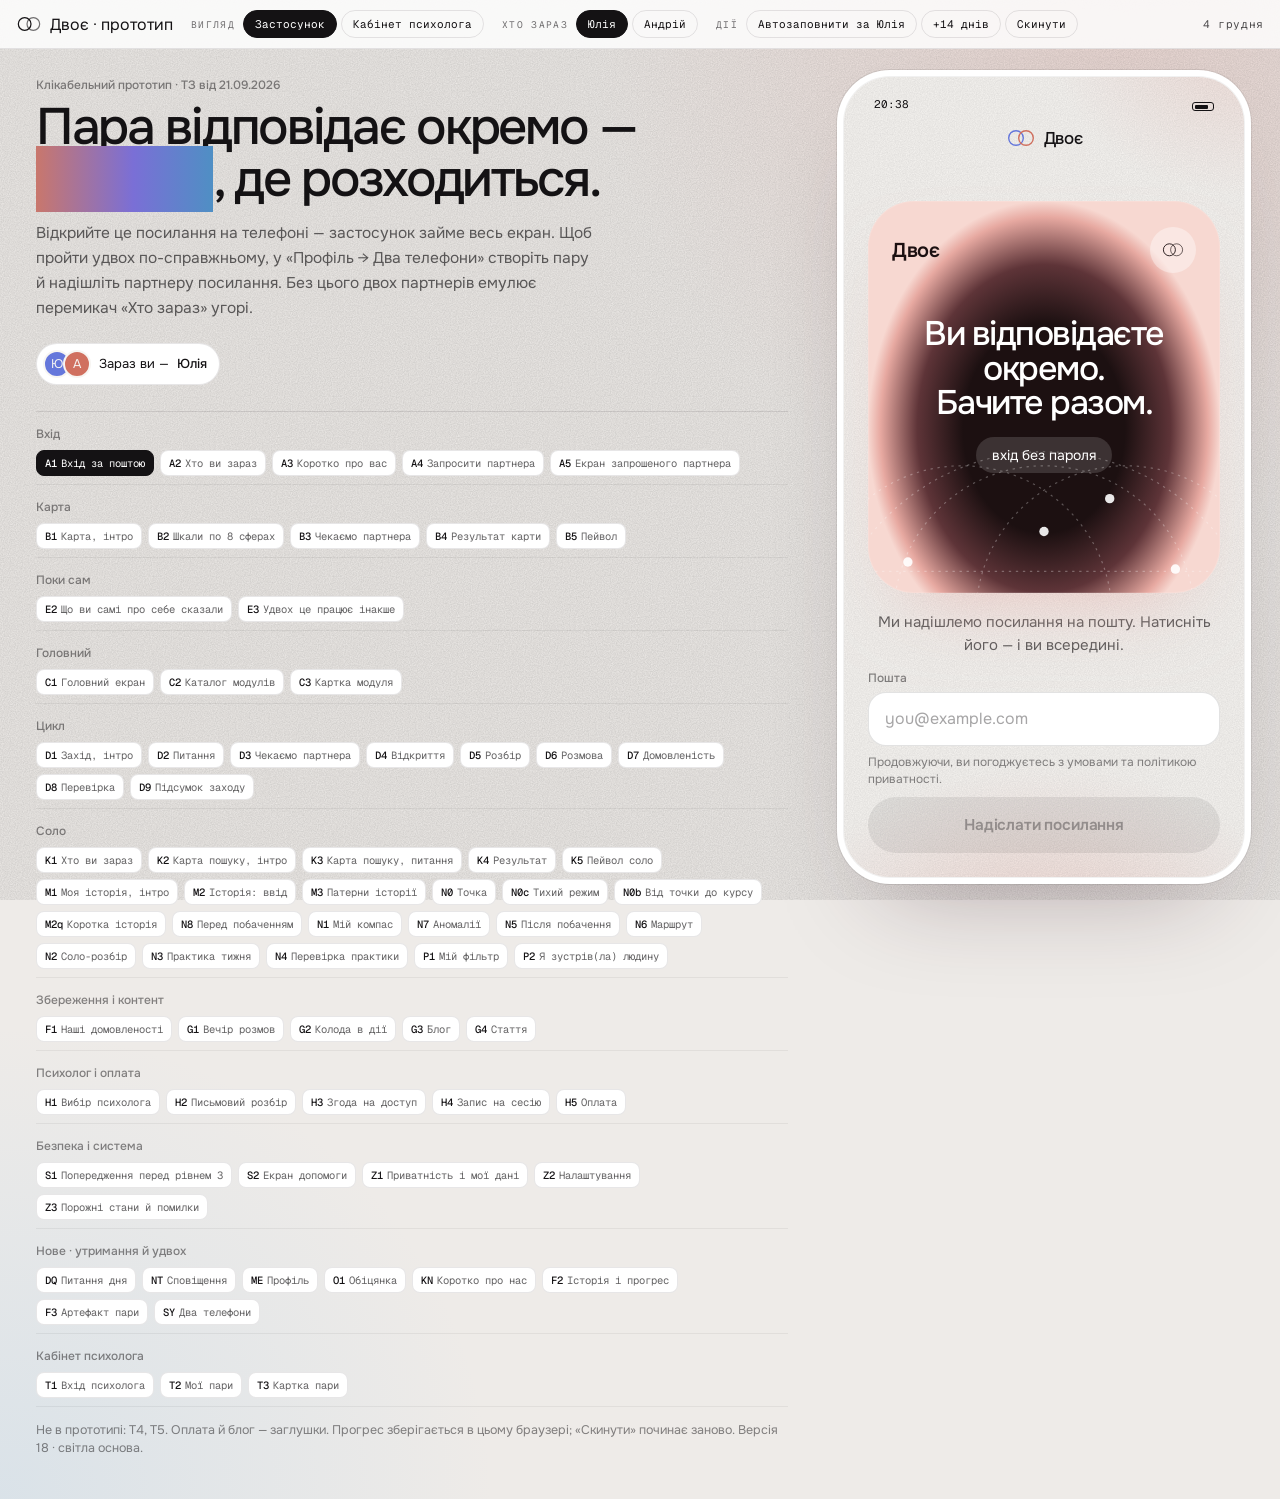
<file: pwa/index.html>
<!doctype html>
<html lang="uk">
<head>
<meta charset="utf-8">
<meta name="viewport" content="width=device-width,initial-scale=1,viewport-fit=cover">
<meta name="theme-color" content="#F7F5F2" media="(prefers-color-scheme: light)">
<meta name="theme-color" content="#F7F5F2" media="(prefers-color-scheme: dark)">
<meta name="description" content="Двоє — пара відповідає окремо і бачить, де розходиться.">
<meta name="apple-mobile-web-app-capable" content="yes">
<meta name="mobile-web-app-capable" content="yes">
<meta name="apple-mobile-web-app-status-bar-style" content="default">
<meta name="apple-mobile-web-app-title" content="Двоє">
<link rel="manifest" href="manifest.webmanifest">
<link rel="icon" type="image/png" sizes="192x192" href="icon-192.png">
<link rel="apple-touch-icon" href="apple-touch-icon.png">
<style>html,body{margin:0}[hidden]{display:none!important}:root{padding-top:env(safe-area-inset-top,0px);padding-bottom:env(safe-area-inset-bottom,0px)}</style>
<title>Двоє · прототип</title>
<link rel="preconnect" href="https://fonts.googleapis.com">
<link rel="preconnect" href="https://fonts.gstatic.com" crossorigin>
<link rel="stylesheet" href="https://fonts.googleapis.com/css2?family=Geist+Mono:wght@400;500&family=Inter+Tight:wght@400;500;600&family=Onest:wght@400;500;600&family=IBM+Plex+Serif:ital,wght@0,400;0,500;1,400&family=Lora:ital,wght@0,400;0,500;1,400&display=swap">
<style>
/* Layout: developer bar on top; the site as a page, the app inside a phone, the psychologist cabinet as a desk-width panel. */
:root{
  --paper:#F2EEE6; --sheet:#FBF9F4; --card:#FFFDF9; --ink:#1F1E1B; --onInk:#FBF9F4;
  --graphite:#6F695F; --faint:#A39B8E; --rule:#DDD6C9; --rule2:#E9E3D8;
  --moss:#3F5446; --mossSoft:#E3E8E0; --mossLine:#BCC8BC;
  --clay:#A9644C; --claySoft:#F3E4DB; --clayLine:#E8CFC2;
  --warn:#9A6B12; --warnSoft:#F6EBD3;
  --shadow:rgba(50,38,22,.28);
  --display:"Lora",Georgia,"Times New Roman",serif;
  --body:"IBM Plex Serif",Georgia,serif;
  --mono:"Geist Mono",ui-monospace,"SFMono-Regular",Menlo,monospace;
}
@media (prefers-color-scheme: dark){:root:not([data-theme="light"]){
  --paper:#181715; --sheet:#211F1C; --card:#292723; --ink:#ECE7DD; --onInk:#1C1B18;
  --graphite:#ADA597; --faint:#7D766B; --rule:#3B3831; --rule2:#302D28;
  --moss:#9DB5A2; --mossSoft:#2A322C; --mossLine:#40503F;
  --clay:#D9937A; --claySoft:#3A2923; --clayLine:#5A3B30;
  --warn:#E0B458; --warnSoft:#3A3020; --shadow:rgba(0,0,0,.55); color-scheme:dark}}
:root[data-theme="dark"]{
  --paper:#181715; --sheet:#211F1C; --card:#292723; --ink:#ECE7DD; --onInk:#1C1B18;
  --graphite:#ADA597; --faint:#7D766B; --rule:#3B3831; --rule2:#302D28;
  --moss:#9DB5A2; --mossSoft:#2A322C; --mossLine:#40503F;
  --clay:#D9937A; --claySoft:#3A2923; --clayLine:#5A3B30;
  --warn:#E0B458; --warnSoft:#3A3020; --shadow:rgba(0,0,0,.55); color-scheme:dark}

*{box-sizing:border-box}
html,body{min-height:100%}
body{margin:0;background:var(--paper);color:var(--ink);font-family:var(--body);-webkit-font-smoothing:antialiased}
button,input,textarea,select{font:inherit;color:inherit}
button{cursor:pointer;background:none;border:0;padding:0;text-align:inherit}
a{color:inherit}
:focus-visible{outline:2px solid var(--clay);outline-offset:2px}
.mono{font-family:var(--mono)}

/* ── developer bar ── */
.dev{position:sticky;top:env(safe-area-inset-top,0px);z-index:20;background:var(--ink);color:var(--onInk);padding-inline:16px;padding-block:10px;display:flex;flex-wrap:wrap;gap:10px 18px;align-items:center;font-family:var(--mono);font-size:11px;letter-spacing:.06em}
.dev .brand{display:flex;align-items:center;gap:8px;font-family:var(--display);font-size:16px;letter-spacing:0}
.dev .grp{display:flex;gap:4px;align-items:center;flex-wrap:wrap}
.dev .grp>span{opacity:.6;margin-right:4px;text-transform:uppercase;letter-spacing:.14em;font-size:9.5px}
.dev button{border:1px solid rgba(255,255,255,.25);border-radius:99px;padding:6px 11px;color:var(--onInk)}
:root[data-theme="dark"] .dev button{border-color:rgba(0,0,0,.25)}
.dev button.on{background:var(--onInk);color:var(--ink)}
.dev .sp{flex:1}
.dev .clock{opacity:.75}

/* ── app stage ── */
.stage{max-width:1240px;margin:0 auto;padding-inline:16px;padding-block:28px;display:grid;grid-template-columns:minmax(0,1fr) 400px;gap:56px;align-items:start}
@media (max-width:960px){.stage{grid-template-columns:1fr;gap:24px}.device{order:-1}}
.side{min-width:0}
.side h1{font-family:var(--display);font-weight:400;font-size:clamp(34px,4vw,52px);line-height:1.02;letter-spacing:-.02em;margin:8px 0 0;text-wrap:balance}
.side h1 em{color:var(--clay)}
.side .lede{font-size:15.5px;line-height:1.6;color:var(--graphite);max-width:36em;margin:16px 0 0}
.label{font-family:var(--mono);font-size:10px;letter-spacing:.18em;text-transform:uppercase;color:var(--graphite)}
.who{display:flex;gap:10px;align-items:center;margin-top:22px;flex-wrap:wrap}
.who .pillU{display:inline-flex;align-items:center;gap:8px;border:1px solid var(--rule);border-radius:99px;padding:6px 12px 6px 6px;background:var(--card);font-size:13px}
.map{margin-top:26px;border-top:1px solid var(--rule)}
.mapGrp{padding:14px 0 8px;border-bottom:1px solid var(--rule2)}
.mapGrp .label{display:block;margin-bottom:8px}
.mapGrp .ids{display:flex;flex-wrap:wrap;gap:6px}
.sid{font-family:var(--mono);font-size:10.5px;border:1px solid var(--rule);border-radius:8px;padding:5px 8px;background:var(--card);color:var(--graphite)}
.sid b{color:var(--ink);font-weight:500;margin-right:4px}
.sid.cur{border-color:var(--ink);background:var(--ink);color:var(--onInk)}
.sid.cur b{color:var(--onInk)}
.sid:hover{border-color:var(--ink)}
.note{font-size:12.5px;color:var(--faint);line-height:1.5;margin-top:14px}

.device{position:sticky;top:70px}
.phone{width:100%;max-width:400px;height:min(800px,calc(100dvh - 100px));min-height:620px;margin:0 auto;border-radius:44px;background:var(--sheet);position:relative;overflow:hidden;display:flex;flex-direction:column;
  box-shadow:0 0 0 1px var(--rule),0 0 0 7px var(--sheet),0 0 0 8px var(--rule),0 40px 80px -40px var(--shadow)}
@media (max-width:960px){.device{position:static}.phone{height:calc(100dvh - 90px);max-height:820px}}
.status{height:36px;flex:none;display:flex;justify-content:space-between;align-items:flex-end;padding:0 30px 2px;font-family:var(--mono);font-size:11px}
.bat{display:inline-block;width:22px;height:9px;border:1px solid var(--ink);border-radius:3px;position:relative}
.bat:after{content:"";position:absolute;left:1.5px;top:1.5px;bottom:1.5px;width:13px;background:var(--ink);border-radius:1px}
.bar{height:50px;flex:none;display:grid;grid-template-columns:72px 1fr 72px;align-items:center;padding:0 16px}
.bar .logo{justify-self:center;display:flex;align-items:center;gap:8px;font-family:var(--display);font-size:17px}
.iconBtn{width:36px;height:36px;display:grid;place-items:center;border-radius:50%}
.iconBtn:hover{background:var(--rule2)}
.right{justify-self:end}
.steps{display:flex;gap:4px;padding:2px 26px 0;flex:none}
.steps i{flex:1;height:2px;background:var(--rule)}
.steps i.on{background:var(--ink)}
.plaque{margin:6px 18px 0;border-radius:12px;background:var(--warnSoft);color:var(--ink);font-size:12px;line-height:1.4;padding:8px 12px;display:flex;gap:8px;align-items:center;justify-content:space-between}
.plaque button{font-family:var(--mono);font-size:9.5px;letter-spacing:.12em;text-transform:uppercase;text-decoration:underline;color:var(--warn);white-space:nowrap}
.offline{margin:6px 18px 0;border-radius:12px;background:var(--rule2);font-size:12px;line-height:1.4;padding:8px 12px}
.scroll{flex:1;overflow-y:auto;padding:20px 24px 14px;min-height:0}
.foot{flex:none;padding:10px 24px 24px;display:flex;flex-direction:column;gap:10px}
.foot:empty{display:none}
.screen{animation:in .3s cubic-bezier(.2,.75,.2,1)}
@keyframes in{from{opacity:0;transform:translateY(8px)}to{opacity:1;transform:none}}
@media (prefers-reduced-motion:reduce){.screen,.toast{animation:none}}
.sidTag{position:absolute;right:26px;top:94px;font-family:var(--mono);font-size:9px;letter-spacing:.14em;color:var(--faint)}

/* type */
.eb{font-family:var(--mono);font-size:9.5px;letter-spacing:.2em;text-transform:uppercase;color:var(--graphite)}
.eb.clay{color:var(--clay)} .eb.moss{color:var(--moss)}
.t1{font-family:var(--display);font-weight:400;font-size:30px;line-height:1.08;letter-spacing:-.015em;margin:12px 0 0;text-wrap:balance}
.t2{font-family:var(--display);font-weight:400;font-size:24px;line-height:1.16;letter-spacing:-.01em;margin:10px 0 0;text-wrap:balance}
.t3{font-family:var(--display);font-weight:400;font-size:19px;line-height:1.3;margin:0}
.t1 em,.t2 em{color:var(--moss)}
.p{font-size:14px;line-height:1.55;color:var(--graphite);margin:10px 0 0}
.small{font-size:12px;line-height:1.45;color:var(--faint);margin:8px 0 0}
.safeNote{margin:8px 0 0;padding:12px 14px;border-radius:14px;background:rgba(204,95,55,.10);border:1px solid rgba(204,95,55,.35);font-size:13px;line-height:1.45;color:var(--ink)}
.safeNote button{display:block;margin-top:8px;min-height:44px;padding:0 14px;border-radius:99px;border:0;background:var(--clay);color:#fff;font:inherit;font-size:13.5px;cursor:pointer}
.ink{color:var(--ink)}

/* controls */
.btn{min-height:50px;border-radius:99px;background:var(--ink);color:var(--onInk);display:flex;align-items:center;justify-content:space-between;gap:10px;padding:0 22px;font-size:15px;width:100%;text-decoration:none}
.btn.ghost{background:transparent;color:var(--ink);box-shadow:inset 0 0 0 1px var(--ink)}
.btn.clay{background:var(--clay);color:var(--sheet)}
.btn.moss{background:var(--moss);color:var(--sheet)}
.btn[disabled]{opacity:.3;cursor:not-allowed}
.btnRow{display:grid;grid-template-columns:1fr 1fr;gap:8px}
.btnRow .btn{justify-content:center;padding:0 12px;font-size:14px}
.link{text-align:center;font-size:13px;color:var(--graphite);font-style:italic;padding:4px;width:100%}
.link:hover{color:var(--ink)}
.card{border:1px solid var(--rule);border-radius:18px;padding:14px 15px;background:var(--card)}
button.card{width:100%;text-align:left}
button.card:hover{border-color:var(--faint)}
.lab{font-family:var(--mono);font-size:9px;letter-spacing:.18em;text-transform:uppercase;color:var(--graphite)}
.stack{display:flex;flex-direction:column;gap:8px}
.row{display:flex;gap:10px;align-items:center}
.between{display:flex;justify-content:space-between;align-items:center;gap:10px}
.opt{display:flex;align-items:center;gap:12px;border:1px solid var(--rule);border-radius:16px;padding:13px 14px;font-size:14.5px;line-height:1.3;background:var(--card);text-align:left;width:100%}
.opt:hover{border-color:var(--faint)}
.dot{width:18px;height:18px;border-radius:50%;border:1px solid var(--faint);flex:none;display:grid;place-items:center}
.opt.sel{border-color:var(--ink);box-shadow:inset 0 0 0 .5px var(--ink)}
.opt.sel .dot{background:var(--ink);border-color:var(--ink)}
.opt small{display:block;font-size:12px;color:var(--graphite);margin-top:2px}
.big3{display:flex;flex-direction:column;gap:10px}
.big3 .opt{padding:18px 16px}
.big3 .opt b{font-family:var(--display);font-weight:400;font-size:19px;display:block}
.field{width:100%;border:1px solid var(--rule);border-radius:14px;background:var(--card);padding:12px 14px;resize:vertical;line-height:1.5}
textarea.field{min-height:120px;font-size:15px}
.field:focus{outline:none;border-color:var(--ink)}
label.lab{display:block;margin:14px 0 6px}
.seg{display:flex;border:1px solid var(--rule);border-radius:99px;padding:3px;background:var(--card);flex-wrap:wrap}
.seg button{flex:1;text-align:center;font-size:13px;padding:8px 6px;border-radius:99px;color:var(--graphite)}
.seg button.on{background:var(--ink);color:var(--onInk)}
.chips{display:flex;gap:6px;flex-wrap:wrap}
.chip{display:inline-flex;align-items:center;gap:6px;font-family:var(--mono);font-size:9.5px;letter-spacing:.1em;text-transform:uppercase;border:1px solid var(--rule);border-radius:99px;padding:6px 10px;color:var(--graphite);background:var(--card)}
button.chip:hover{border-color:var(--ink);color:var(--ink)}
button.chip.on{background:var(--ink);color:var(--onInk);border-color:var(--ink)}
.tag{font-family:var(--mono);font-size:8.5px;letter-spacing:.12em;text-transform:uppercase;border:1px solid var(--rule);border-radius:99px;padding:2px 7px;color:var(--faint);white-space:nowrap}
.tag.moss{color:var(--moss);border-color:var(--mossLine)} .tag.clay{color:var(--clay);border-color:var(--clayLine)}
.rule{height:1px;background:var(--rule);margin:16px 0}
.soft{background:var(--mossSoft);border-color:var(--mossLine)}
.warm{background:var(--claySoft);border-color:var(--clayLine)}
.darkCard{background:var(--ink);color:var(--onInk);border-color:var(--ink)}
.darkCard .lab{color:var(--faint)}
.scale{display:grid;grid-template-columns:repeat(11,1fr);gap:3px;margin-top:8px}
.scale button{height:34px;border-radius:8px;border:1px solid var(--rule);background:var(--card);font-family:var(--mono);font-size:11px;color:var(--graphite)}
.scale button.on{background:var(--ink);color:var(--onInk);border-color:var(--ink)}
.scale.moss button.on{background:var(--moss);border-color:var(--moss);color:var(--sheet)}
.scaleEnds{display:flex;justify-content:space-between;font-size:11px;color:var(--faint);margin-top:4px}
.rank li{list-style:none;display:flex;align-items:center;gap:10px;border:1px solid var(--rule);border-radius:14px;padding:10px 12px;background:var(--card);margin-bottom:6px;font-size:14px;cursor:grab}
.rank li.drag{opacity:.4}
.rank li .n{font-family:var(--mono);font-size:11px;color:var(--clay);width:16px}
.rank li .mv{margin-left:auto;display:flex;gap:2px}
.rank li .mv button{width:28px;height:28px;border-radius:8px;border:1px solid var(--rule);font-size:12px}
.rank{padding:0;margin:10px 0 0}
.cols{display:grid;grid-template-columns:1fr 1fr;gap:8px;margin-top:8px}
.col{border-radius:14px;padding:10px 12px;min-width:0;font-size:13.5px;line-height:1.45}
.col .lab{margin-bottom:6px}
.col.a{background:var(--mossSoft)} .col.a .lab{color:var(--moss)}
.col.b{background:var(--claySoft)} .col.b .lab{color:var(--clay)}
.qBlock{padding:14px 0;border-bottom:1px solid var(--rule2)}
.qBlock .q{font-size:14px;line-height:1.4}
.av{display:inline-flex}
.av i{width:28px;height:28px;border-radius:50%;display:grid;place-items:center;font-family:var(--display);font-style:normal;font-size:12.5px;border:2px solid var(--sheet);color:var(--sheet)}
.av i+i{margin-left:-8px}
.av .m{background:var(--moss)} .av .c{background:var(--clay)} .av .g{background:var(--graphite)}
.stats{display:grid;grid-template-columns:repeat(3,1fr);border-top:1px solid var(--rule);border-bottom:1px solid var(--rule);margin-top:14px}
.stats div{padding:10px 0 8px;min-width:0}
.stats div+div{border-left:1px solid var(--rule);padding-left:10px}
.stats b{font-family:var(--display);font-weight:400;font-size:24px;display:block;line-height:1;font-variant-numeric:tabular-nums}
.stats span{font-family:var(--mono);font-size:8.5px;letter-spacing:.12em;text-transform:uppercase;color:var(--graphite)}
.blk{margin-top:14px}
.blk>.lab{display:block;margin-bottom:8px}
.mod{display:flex;gap:12px;align-items:center}
.mod .ic{width:40px;height:40px;border-radius:12px;display:grid;place-items:center;font-family:var(--display);font-size:17px;flex:none;background:var(--mossSoft);color:var(--moss)}
.mod .ic.lock{background:var(--rule2);color:var(--graphite)}
.mod .tx{flex:1;min-width:0}
.mod .tx b{font-weight:400;font-size:14.5px;display:block}
.mod .tx span{font-size:12px;color:var(--graphite)}
.price{font-family:var(--display);font-size:28px;line-height:1}
.price s{font-size:16px;color:var(--faint);margin-left:6px}
.tariff{border:1px solid var(--rule);border-radius:18px;padding:14px 15px;background:var(--card);position:relative;width:100%;text-align:left}
.tariff.rec{border-color:var(--ink);box-shadow:inset 0 0 0 1px var(--ink)}
.tariff.sel{background:var(--mossSoft)}
.tariff ul{margin:8px 0 0;padding-left:16px;font-size:12.5px;color:var(--graphite);line-height:1.5}
.recTag{position:absolute;top:-9px;right:14px;background:var(--ink);color:var(--onInk);font-family:var(--mono);font-size:8.5px;letter-spacing:.14em;text-transform:uppercase;border-radius:99px;padding:3px 8px}
.toast{position:absolute;left:50%;bottom:96px;transform:translateX(-50%);background:var(--ink);color:var(--onInk);font-size:13px;padding:10px 16px;border-radius:99px;max-width:86%;text-align:center;animation:in .25s;z-index:5}
.timer{font-family:var(--display);font-size:44px;text-align:center;font-variant-numeric:tabular-nums}
.deck{border-radius:24px;background:var(--ink);color:var(--onInk);min-height:320px;padding:28px 24px;display:flex;flex-direction:column;justify-content:space-between}
.deck p{font-family:var(--display);font-size:24px;line-height:1.25;margin:0}
.tl{position:relative;padding-left:18px;margin-top:8px}
.tl:before{content:"";position:absolute;left:4px;top:6px;bottom:8px;width:1px;background:var(--rule)}
.tli{position:relative;padding-bottom:12px}
.tli:before{content:"";position:absolute;left:-18px;top:4px;width:9px;height:9px;border-radius:50%;background:var(--sheet);border:1px solid var(--graphite)}
.tli.hot:before{background:var(--clay);border-color:var(--clay)}
.tli .d{font-family:var(--mono);font-size:8.5px;letter-spacing:.14em;text-transform:uppercase;color:var(--faint)}
.tli .h{font-size:14px;margin-top:2px;line-height:1.35}
.tli .r{font-size:12px;color:var(--graphite);margin-top:2px}
.tagGrid{display:flex;flex-wrap:wrap;gap:6px;margin-top:6px}
.story{display:grid;grid-template-columns:repeat(var(--n),1fr);gap:6px;margin-top:10px}
.story .s{border-radius:12px;background:var(--card);border:1px solid var(--rule);padding:8px;min-width:0;font-size:11px;line-height:1.35}
.story .s b{display:block;font-family:var(--display);font-weight:400;font-size:14px}
.story .s .t{display:inline-block;margin:3px 3px 0 0;padding:1px 6px;border-radius:99px;background:var(--rule2)}
.story .s .t.hit{background:var(--clay);color:var(--sheet)}
.filter{border-radius:20px;background:var(--card);border:1px solid var(--rule);padding:18px}
.filter h4{font-family:var(--mono);font-weight:400;font-size:9px;letter-spacing:.18em;text-transform:uppercase;color:var(--graphite);margin:14px 0 6px}
.filter h4:first-child{margin-top:0}
.filter ul{margin:0;padding-left:16px;font-size:13.5px;line-height:1.5}
.cal{display:grid;grid-template-columns:repeat(3,1fr);gap:6px;margin-top:8px}
.cal button{border:1px solid var(--rule);border-radius:12px;padding:10px 6px;background:var(--card);font-size:12.5px;text-align:center}
.cal button.on{background:var(--ink);color:var(--onInk);border-color:var(--ink)}
.check{display:flex;gap:10px;align-items:flex-start;font-size:13.5px;line-height:1.4}
.check input{width:18px;height:18px;margin-top:1px;accent-color:var(--moss);flex:none}
svg text{font-family:var(--mono)}

/* ── site (landing) ── */
.site{max-width:1120px;margin:0 auto;padding-inline:16px;padding-block:0 60px}
.site a{text-decoration:none}
.site section{padding-block:64px;border-bottom:1px solid var(--rule)}
.site .navS{display:flex;justify-content:space-between;align-items:center;padding-block:22px;border-bottom:1px solid var(--rule)}
.site .navS .logo{display:flex;align-items:center;gap:10px;font-family:var(--display);font-size:22px}
.site .navS nav{display:flex;gap:22px;font-size:14px;color:var(--graphite);flex-wrap:wrap}
.site .hero{display:grid;grid-template-columns:minmax(0,1.2fr) minmax(0,.8fr);gap:48px;align-items:center}
@media (max-width:860px){.site .hero{grid-template-columns:1fr}}
.site h2.h{font-family:var(--display);font-weight:400;font-size:clamp(38px,5.6vw,70px);line-height:1;letter-spacing:-.025em;margin:0;text-wrap:balance}
.site h3.h{font-family:var(--display);font-weight:400;font-size:clamp(28px,3.4vw,42px);line-height:1.05;letter-spacing:-.015em;margin:0 0 26px;text-wrap:balance;max-width:22ch}
.site .sub{font-size:19px;line-height:1.5;color:var(--graphite);max-width:34em;margin:22px 0 28px}
.site .cta{display:inline-flex;min-height:56px;padding:0 28px;border-radius:99px;background:var(--ink);color:var(--onInk);align-items:center;gap:14px;font-size:16px}
.site .cta2{display:inline-flex;min-height:56px;padding:0 24px;border-radius:99px;box-shadow:inset 0 0 0 1px var(--ink);align-items:center;font-size:16px;margin-left:8px}
.site .under{font-family:var(--mono);font-size:11px;letter-spacing:.1em;color:var(--graphite);margin-top:14px}
.site .grid3{display:grid;grid-template-columns:repeat(3,minmax(0,1fr));gap:18px}
.site .grid5{display:grid;grid-template-columns:repeat(5,minmax(0,1fr));gap:16px}
@media (max-width:860px){.site .grid3,.site .grid5{grid-template-columns:1fr}}
.site .ex{border-top:1px solid var(--ink);padding-top:14px}
.site .ex p{font-size:15.5px;line-height:1.55;margin:8px 0 0}
.site .stepN{font-family:var(--display);font-size:44px;line-height:1;color:var(--clay)}
.site .stepT{font-family:var(--display);font-size:21px;margin-top:12px}
.site .stepP{font-size:14px;line-height:1.55;color:var(--graphite);margin-top:6px}
.site .tar{border:1px solid var(--rule);border-radius:22px;padding:24px;background:var(--card);position:relative}
.site .tar.rec{border-color:var(--ink);box-shadow:inset 0 0 0 1px var(--ink)}
.site .tar ul{padding-left:18px;color:var(--graphite);font-size:14px;line-height:1.6}
.site .faq details{border-bottom:1px solid var(--rule);padding:18px 0}
.site .faq summary{font-family:var(--display);font-size:21px;cursor:pointer;list-style:none}
.site .faq summary::-webkit-details-marker{display:none}
.site .faq details p{font-size:15.5px;line-height:1.6;color:var(--graphite);max-width:40em}
.site .form{display:flex;gap:10px;flex-wrap:wrap;margin-top:20px}
.site .form input{flex:1;min-width:220px;border:1px solid var(--rule);border-radius:99px;padding:0 20px;min-height:52px;background:var(--card)}
.placeholder{border:1px dashed var(--faint);border-radius:16px;padding:16px;color:var(--graphite);font-size:14px;line-height:1.5}

/* ── cabinet ── */
.cab{max-width:1080px;margin:0 auto;padding-inline:16px;padding-block:28px}
.cabGrid{display:grid;grid-template-columns:260px minmax(0,1fr);gap:28px;align-items:start}
@media (max-width:860px){.cabGrid{grid-template-columns:1fr}}
.cabNav{border:1px solid var(--rule);border-radius:18px;background:var(--card);padding:16px}
.cabNav button{display:block;width:100%;text-align:left;padding:9px 10px;border-radius:10px;font-size:14px}
.cabNav button.on{background:var(--rule2)}
.cabMain{border:1px solid var(--rule);border-radius:22px;background:var(--sheet);padding:24px;min-width:0}
.tbl{width:100%;border-collapse:collapse;font-size:14px}
.tbl th{font-family:var(--mono);font-weight:400;font-size:9.5px;letter-spacing:.14em;text-transform:uppercase;color:var(--graphite);text-align:left;padding:8px 10px;border-bottom:1px solid var(--rule)}
.tbl td{padding:12px 10px;border-bottom:1px solid var(--rule2);vertical-align:top}
.tblWrap{overflow-x:auto}
.tabbar{flex:none;display:grid;grid-template-columns:repeat(5,1fr);border-top:1px solid var(--rule);background:var(--sheet);padding:4px 6px calc(8px + env(safe-area-inset-bottom,0px))}
.tabbar button{display:flex;flex-direction:column;align-items:center;gap:3px;font-family:var(--mono);font-size:9px;letter-spacing:.04em;color:var(--faint);padding:6px 0;position:relative;text-align:center}
.tabbar button.on{color:var(--ink)}
.tabbar svg{width:21px;height:21px}
.badge{position:absolute;top:1px;right:calc(50% - 18px);min-width:15px;height:15px;border-radius:99px;background:var(--clay);color:var(--sheet);font-family:var(--mono);font-size:9px;display:grid;place-items:center;padding:0 4px}
.bell{position:relative}
button.logo{background:none;border:0;color:inherit;font:inherit;font-family:var(--display);font-size:17px}
.fab,.sheetBg,.sheet{display:none}
.aiCard{border:1px solid var(--mossLine);background:var(--card);border-radius:18px;padding:14px 15px;margin-top:12px}
.pulse{display:inline-block;width:8px;height:8px;border-radius:50%;background:var(--moss);margin-right:8px;animation:pulse 1.2s infinite}
@keyframes pulse{50%{opacity:.25}}
.sig{font-family:var(--display);font-style:italic;font-size:22px;border-bottom:1px solid var(--ink);padding:4px 0;min-height:36px}
.streak{display:flex;gap:4px;margin-top:8px}
.streak i{flex:1;height:6px;border-radius:99px;background:var(--rule)}
.streak i.on{background:var(--moss)}
.bigCode{font-family:var(--display);font-size:40px;letter-spacing:.16em;text-align:center}
.sheet .sb{border:1px solid var(--rule);border-radius:99px;padding:8px 12px;font-family:var(--mono);font-size:11px;margin:0 6px 6px 0;display:inline-block}
.sheet .sb.on{background:var(--ink);color:var(--onInk);border-color:var(--ink)}
@media (max-width:700px){
  body{background:var(--sheet);padding:0}
  .dev{display:none}
  .stage{padding:0;display:block;max-width:none}
  .side{display:none}
  .device{position:static}
  .phone{max-width:none;max-height:none;height:100vh;height:100dvh;min-height:0;border-radius:0;box-shadow:none}
  .status{display:none}
  .toast{bottom:120px}
  .fab{display:block;position:fixed;left:12px;bottom:calc(14px + env(safe-area-inset-bottom,0px));z-index:30;border-radius:99px;background:var(--ink);color:var(--onInk);font-family:var(--mono);font-size:11px;padding:10px 14px;box-shadow:0 8px 20px -8px var(--shadow)}
  .sheetBg{display:block;position:fixed;inset:0;background:rgba(0,0,0,.4);z-index:40}
  .sheet{display:block;position:fixed;left:0;right:0;bottom:0;max-height:85vh;overflow:auto;background:var(--sheet);border-radius:22px 22px 0 0;z-index:41;padding:18px 16px calc(24px + env(safe-area-inset-bottom,0px))}
  .site .navS nav a{display:none}
  .site section{padding-block:44px}
  .cab{padding-block:16px}
  .cabMain{padding:16px}
}

/* ── «Mist & silk» theme: soft misty ground, drifting silk, film grain, grotesque type ── */
:root{--display:"Inter Tight","Helvetica Neue",Arial,sans-serif;--body:"Inter Tight","Helvetica Neue",Arial,sans-serif;
  --paper:#E6E8E2;--sheet:#ECEDE8;--solid:#FBFBF8;--card:rgba(255,255,255,.52);--glass:rgba(246,246,242,.62);
  --rule:rgba(31,30,27,.11);--rule2:rgba(31,30,27,.07);--mist:#DADDD5;--silk1:#C4552F;--silk2:#E39A74;--silk3:#F3D2BF}
@media (prefers-color-scheme: dark){:root:not([data-theme="light"]){--paper:#141412;--sheet:#191917;--solid:#2A2926;--card:rgba(44,42,38,.55);--glass:rgba(28,27,25,.7);
  --rule:rgba(255,255,255,.1);--rule2:rgba(255,255,255,.06);--mist:#24251F;--silk1:#8C3A1F;--silk2:#6A2F1E;--silk3:#3A2A22}}
:root[data-theme="dark"]{--paper:#141412;--sheet:#191917;--solid:#2A2926;--card:rgba(44,42,38,.55);--glass:rgba(28,27,25,.7);
  --rule:rgba(255,255,255,.1);--rule2:rgba(255,255,255,.06);--mist:#24251F;--silk1:#8C3A1F;--silk2:#6A2F1E;--silk3:#3A2A22}
body{background:var(--paper)}
.phone{background:var(--sheet)}
.silk{position:absolute;inset:0;z-index:0;pointer-events:none;overflow:hidden;background:linear-gradient(180deg,var(--mist) 0%,var(--sheet) 55%)}
.silk i{position:absolute;border-radius:50%;filter:blur(34px);opacity:.5;will-change:transform}
.silk i:nth-child(1){width:95%;height:38%;left:-25%;bottom:-12%;background:var(--silk1);animation:drift1 16s ease-in-out infinite alternate}
.silk i:nth-child(2){width:80%;height:30%;right:-30%;bottom:-6%;background:var(--silk2);animation:drift2 21s ease-in-out infinite alternate}
.silk i:nth-child(3){width:70%;height:22%;left:10%;bottom:10%;background:var(--silk3);opacity:.45;animation:drift1 26s ease-in-out infinite alternate-reverse}
.silk:after{content:"";position:absolute;inset:0;background-image:url("data:image/svg+xml,%3Csvg xmlns='http://www.w3.org/2000/svg' width='180' height='180'%3E%3Cfilter id='n'%3E%3CfeTurbulence type='fractalNoise' baseFrequency='.85' numOctaves='3' stitchTiles='stitch'/%3E%3CfeColorMatrix values='0 0 0 0 0 0 0 0 0 0 0 0 0 0 0 0 0 0 .55 0'/%3E%3C/filter%3E%3Crect width='100%25' height='100%25' filter='url(%23n)'/%3E%3C/svg%3E");opacity:.16;mix-blend-mode:multiply}
@keyframes drift1{0%{transform:translate(-6%,4%) rotate(-8deg) scale(1)}100%{transform:translate(8%,-3%) rotate(6deg) scale(1.12)}}
@keyframes drift2{0%{transform:translate(6%,2%) rotate(10deg)}100%{transform:translate(-10%,-4%) rotate(-4deg) scale(1.1)}}
.phone>.status,.phone>.bar,.phone>.steps,.phone>.scroll,.phone>.foot,.phone>.tabbar,.phone>.plaque,.phone>.offline{position:relative;z-index:1}
.t1,.t2{font-family:var(--display);font-weight:500;letter-spacing:-.04em;line-height:1.02}
.t1{font-size:34px}.t2{font-size:27px}
.t1 em,.t2 em{font-style:normal;color:var(--faint)}
.t3{font-family:var(--display);font-weight:500;letter-spacing:-.02em}
.p{font-size:14.5px;line-height:1.5}
.card,.opt,.tariff{background:var(--card);border-color:rgba(255,255,255,.55);-webkit-backdrop-filter:blur(14px);backdrop-filter:blur(14px);box-shadow:0 1px 0 rgba(255,255,255,.4) inset,0 8px 24px -18px rgba(40,30,20,.35)}
:root[data-theme="dark"] .card,:root[data-theme="dark"] .opt{border-color:rgba(255,255,255,.07)}
@media (prefers-color-scheme: dark){:root:not([data-theme="light"]) .card,:root:not([data-theme="light"]) .opt{border-color:rgba(255,255,255,.07)}}
.card.darkCard{background:var(--ink);border-color:var(--ink)}
.seg{background:rgba(31,30,27,.06);border:0;border-radius:14px;padding:4px}
.seg button{border-radius:11px;color:var(--graphite);font-family:var(--body)}
.seg button.on{background:var(--solid);color:var(--ink);box-shadow:0 1px 3px rgba(0,0,0,.1)}
.field{background:var(--card);-webkit-backdrop-filter:blur(10px);backdrop-filter:blur(10px)}
.tabbar{background:var(--glass);-webkit-backdrop-filter:blur(18px);backdrop-filter:blur(18px);border-top-color:rgba(255,255,255,.4)}
.btn{font-family:var(--body);font-weight:500;letter-spacing:-.01em}
.site h2.h,.site h3.h,.side h1{font-family:var(--display);font-weight:500;letter-spacing:-.045em}
.side h1 em,.site h2.h em{font-style:normal;color:var(--faint)}
/* dial */
.dial{display:block;width:100%;height:auto;touch-action:none;cursor:grab;margin-top:6px;user-select:none;-webkit-user-select:none}
.dial:active{cursor:grabbing}
.dial:focus-visible{outline:2px solid var(--clay);outline-offset:4px;border-radius:14px}
.dualStat{display:grid;grid-template-columns:1fr 1px 1fr;align-items:stretch;text-align:center;margin-top:4px}
.dualStat>div{font-family:var(--mono);font-size:10px;letter-spacing:.18em;text-transform:uppercase;color:var(--graphite);padding:4px 0}
.dualStat>div.on{color:var(--ink)}
.dualStat b{display:block;font-family:var(--mono);font-weight:500;font-size:24px;letter-spacing:0;color:var(--ink);margin-top:4px}
.dualStat>i{background:var(--rule)}
.dialHint{text-align:center;font-family:var(--mono);font-size:10px;letter-spacing:.14em;text-transform:uppercase;color:var(--faint);margin-top:2px}
/* game layer */
.levelCard{padding:16px}
.ticks{display:flex;gap:3px;margin-top:12px;height:18px;align-items:flex-end}
.ticks i{flex:1;height:9px;background:var(--graphite);opacity:.28;border-radius:1px}
.ticks i.on{height:16px;background:var(--ink);opacity:1}
.badgeGrid{display:grid;grid-template-columns:repeat(2,1fr);gap:8px}
.badge2{border-radius:16px;padding:12px;background:var(--card);border:1px solid var(--rule);min-width:0}
.badge2 b{display:block;font-size:13.5px;font-weight:500}
.badge2 span{font-size:11.5px;color:var(--graphite);line-height:1.35;display:block;margin-top:3px}
.badge2 .dotB{width:22px;height:22px;border-radius:50%;margin-bottom:8px;background:radial-gradient(circle at 35% 35%,var(--silk2),var(--silk1))}
.badge2.off{opacity:.45}.badge2.off .dotB{background:var(--rule)}
.celebrate{position:absolute;inset:0;z-index:20;display:grid;place-items:center;background:rgba(236,237,232,.55);-webkit-backdrop-filter:blur(8px);backdrop-filter:blur(8px);animation:in .3s}
.celebrate .burst{position:absolute;width:140%;height:60%;bottom:-18%;left:-20%;border-radius:50%;background:radial-gradient(closest-side,var(--silk2),var(--silk1) 60%,transparent);filter:blur(30px);opacity:.75;animation:rise 2.4s ease-out both}
.celebrate .cel{position:relative;text-align:center;padding:0 32px}
.celebrate .ring{width:74px;height:74px;margin:0 auto 16px;border-radius:50%;background:radial-gradient(circle at 35% 35%,var(--silk3),var(--silk1));box-shadow:0 12px 30px -10px var(--silk1);animation:pop .6s cubic-bezier(.2,1.6,.4,1) both}
@keyframes rise{from{transform:translateY(30%) scale(.8);opacity:0}to{transform:none;opacity:.75}}
@keyframes pop{from{transform:scale(.3)}to{transform:none}}
.screen .qBlock .col{animation:flip .7s cubic-bezier(.2,.8,.2,1) both;transform-origin:50% 50%}
.screen .qBlock .col.b{animation-delay:.12s}
@keyframes flip{from{transform:perspective(600px) rotateY(80deg);opacity:0}to{transform:none;opacity:1}}
@media (prefers-reduced-motion:reduce){.silk i,.celebrate .burst,.celebrate .ring,.screen .qBlock .col{animation:none}}

/* ── always light, like the reference: misty ground, grain, grotesque type ── */
:root,:root[data-theme="dark"]{--paper:#E7E9E4;--sheet:#ECEEE9;--solid:#FBFBF8;--card:rgba(255,255,255,.55);--glass:rgba(244,245,241,.66);--ink:#141413;--onInk:#FBFBF8;
  --graphite:#5F5F5A;--faint:#66665F;--rule:rgba(20,20,19,.1);--rule2:rgba(20,20,19,.06);--moss:#3F5446;--mossSoft:rgba(63,84,70,.1);--mossLine:rgba(63,84,70,.25);
  --clay:#B85A36;--claySoft:rgba(184,90,54,.1);--clayLine:rgba(184,90,54,.28);--warn:#8A5E10;--warnSoft:rgba(222,190,120,.28);--shadow:rgba(40,30,20,.25);
  --mist:#DDE1DB;--silk1:#CC5F37;--silk2:#E69C78;--silk3:#F1CDB9;color-scheme:light}
@media (prefers-color-scheme: dark){:root:not([data-theme="light"]){--paper:#E7E9E4;--sheet:#ECEEE9;--solid:#FBFBF8;--card:rgba(255,255,255,.55);--glass:rgba(244,245,241,.66);--ink:#141413;--onInk:#FBFBF8;
  --graphite:#5F5F5A;--faint:#66665F;--rule:rgba(20,20,19,.1);--rule2:rgba(20,20,19,.06);--moss:#3F5446;--mossSoft:rgba(63,84,70,.1);--mossLine:rgba(63,84,70,.25);
  --clay:#B85A36;--claySoft:rgba(184,90,54,.1);--clayLine:rgba(184,90,54,.28);--warn:#8A5E10;--warnSoft:rgba(222,190,120,.28);--shadow:rgba(40,30,20,.25);
  --mist:#DDE1DB;--silk1:#CC5F37;--silk2:#E69C78;--silk3:#F1CDB9;color-scheme:light}}
html{background:var(--paper)}
body{background:linear-gradient(180deg,var(--mist),var(--paper) 40%) fixed;color:var(--ink)}
body:before{content:"";position:fixed;inset:0;pointer-events:none;z-index:0;background-image:url("data:image/svg+xml,%3Csvg xmlns='http://www.w3.org/2000/svg' width='180' height='180'%3E%3Cfilter id='n'%3E%3CfeTurbulence type='fractalNoise' baseFrequency='.85' numOctaves='3' stitchTiles='stitch'/%3E%3CfeColorMatrix values='0 0 0 0 0 0 0 0 0 0 0 0 0 0 0 0 0 0 .55 0'/%3E%3C/filter%3E%3Crect width='100%25' height='100%25' filter='url(%23n)'/%3E%3C/svg%3E");opacity:.14;mix-blend-mode:multiply}
#root{position:relative;z-index:1}
.dev{background:rgba(20,20,19,.92)}
.card,.opt,.tariff{border-color:rgba(255,255,255,.7)}
/* compass (solo) */
.compassWrap{display:grid;grid-template-columns:150px minmax(0,1fr);gap:16px;align-items:center;margin-top:14px}
.compassWrap svg{width:150px;height:150px;display:block}
.needle{transform-origin:75px 75px;transition:transform .8s cubic-bezier(.2,.8,.2,1)}
.needle .wob{transform-origin:75px 75px;animation:wob var(--wt,2.4s) ease-in-out infinite alternate}
@keyframes wob{from{transform:rotate(calc(var(--wa,0deg)*-1))}to{transform:rotate(var(--wa,0deg))}}
@media (prefers-reduced-motion:reduce){.needle .wob{animation:none}}
.cScore{font-family:var(--display);font-size:44px;line-height:1;letter-spacing:-.03em}
.cParts{display:flex;flex-direction:column;gap:6px;margin-top:12px}
.cPart{display:grid;grid-template-columns:minmax(0,1fr) 64px 34px;gap:8px;align-items:center;font-size:13px}
.cPart .bar{height:5px;border-radius:5px;background:var(--rule);overflow:hidden}
.cPart .bar i{display:block;height:100%;background:var(--moss)}
.cPart b{font-weight:500;font-variant-numeric:tabular-nums;text-align:right;font-size:12px;color:var(--graphite)}
.chap{display:grid;grid-template-columns:36px minmax(0,1fr) auto;gap:12px;align-items:center;text-align:left;width:100%}
.chap .n{width:34px;height:34px;border-radius:50%;display:grid;place-items:center;border:1.5px solid var(--rule);font-family:var(--mono);font-size:12px}
.chap.on .n{background:var(--ink);color:var(--onInk);border-color:var(--ink)}
.chap.lock{opacity:.55}
.lights{display:flex;flex-direction:column;gap:8px;margin-top:10px}
.light{display:flex;align-items:center;gap:10px;text-align:left;width:100%;min-height:44px;padding:10px 12px;border-radius:14px;border:1px solid var(--rule);background:var(--card)}
.light i{width:14px;height:14px;border-radius:50%;border:1.5px solid var(--faint);flex:none}
.light.lit i{background:var(--silk1);border-color:var(--silk1);box-shadow:0 0 12px var(--silk2)}
.calmBox{display:flex;gap:14px;align-items:baseline}
.calmBox .d{font-family:var(--display);font-size:40px;line-height:1;letter-spacing:-.03em}
.anom{border-left:3px solid var(--clay);padding-left:12px;margin-top:10px;font-size:13.5px;line-height:1.5}
.ahaBar{display:flex;align-items:center;gap:10px;font-size:13.5px;border-radius:14px;padding:10px 14px;background:var(--mossSoft);border:1px solid var(--mossLine);margin-top:12px}
.ahaBar b{font-family:var(--display);font-weight:400;font-size:20px}
/* audit: tap targets, legible tags, clear disabled state */
.seg button{min-height:40px}
button.chip{min-height:36px;padding:8px 14px;font-size:10.5px}
.link{min-height:44px;display:flex;align-items:center;justify-content:center}
.tag{font-size:10px;padding:3px 8px}
.btn[disabled]{opacity:1;background:rgba(236,238,233,.88);color:var(--faint);box-shadow:inset 0 0 0 1px rgba(20,20,19,.14)}
.side h1,.site h2.h,.site h3.h,.t1,.t2{color:var(--ink)}
.side h1 em{color:var(--faint)}
.site section{border-bottom-color:var(--rule)}
.site .navS{border-bottom:0}
.heroS{position:relative;text-align:center;padding-block:40px 64px!important;border-bottom:1px solid var(--rule)}
html,body{overflow-x:clip}
.heroSilk{display:none}
.heroArt:before{content:"";position:absolute;left:-45%;right:-45%;top:48%;bottom:-55%;background:radial-gradient(42% 48% at 32% 58%,var(--silk1),transparent 70%),radial-gradient(40% 45% at 70% 48%,var(--silk2),transparent 72%),radial-gradient(30% 32% at 52% 72%,var(--silk3),transparent 75%);filter:blur(26px);opacity:.78;animation:drift1 16s ease-in-out infinite alternate;pointer-events:none}
.heroArt>*{position:relative}
.heroSeg{max-width:340px;margin:0 auto 64px}
.heroSeg button{padding:11px 6px;font-size:14px}
.heroH{max-width:15ch;margin:0 auto!important;font-size:clamp(38px,6.4vw,76px)!important;line-height:.98!important}
.heroH span{color:var(--faint)}
.heroSub{margin:26px auto 0!important;font-size:18px!important;color:var(--graphite)!important;max-width:30em}
.heroArt{position:relative;max-width:620px;margin:56px auto 0;padding-bottom:28px}
.heroSilk{position:absolute;inset:30% -40% -70%;background:none;-webkit-mask-image:radial-gradient(closest-side,#000 55%,transparent);mask-image:radial-gradient(closest-side,#000 55%,transparent)}
.heroSilk:after{display:none}
.heroSilk i{opacity:.55}
.heroDial{position:relative;display:block;width:100%;height:auto}
.heroStat{position:relative;max-width:360px;margin:26px auto 0}
.heroStat>div{color:var(--ink);opacity:.8}
.heroCta{position:relative;margin-top:36px}
.heroCta .cta{margin:0 auto}
.site .under{text-align:center}
@media (max-width:700px){.heroSeg{margin-bottom:40px}.heroH{font-size:40px!important}.heroSub{font-size:16px!important;padding-inline:4px}}
/* UI-аудит: теги історій не вилазять за картку; шкала 0–10 по центру; тиха подія замість екрану на весь телефон */
.story .s .t{max-width:100%;overflow:hidden;text-overflow:ellipsis;white-space:nowrap;vertical-align:top;font-size:10.5px}
.scale button{display:grid;place-items:center;padding:0;text-align:center;height:38px;font-size:12px}
.mod .ic svg{display:block}
.celebrate{position:absolute;inset:auto 16px auto 16px;top:64px;z-index:20;display:flex;gap:12px;align-items:flex-start;padding:12px 14px;border-radius:14px;background:var(--solid);border:1px solid var(--rule);box-shadow:0 12px 30px -18px rgba(0,0,0,.4);-webkit-backdrop-filter:none;backdrop-filter:none;text-align:left;cursor:pointer;animation:in .25s}
.celebrate .ring{width:9px;height:9px;margin:5px 0 0;flex:none;border-radius:50%;background:var(--clay);box-shadow:none;animation:none}
.celebrate .cel{padding:0;text-align:left}
.celebrate .celT{font-family:var(--display);font-size:15.5px;line-height:1.3;margin-top:4px}
/* ── «Бордо й атлас» (референс Synais): крем, бордо, глибокий коричневий, гротеск із двома тонами ── */
:root,:root[data-theme="dark"]{--paper:#E6E0D4;--sheet:#ECE7DD;--solid:#FAF8F4;--card:#F5F1EA;--glass:rgba(245,241,234,.92);--ink:#1C1413;--onInk:#F4EFE6;
  --graphite:#6B605A;--faint:#6F6660;--tone2:#9A908A;--rule:rgba(28,20,19,.1);--rule2:rgba(28,20,19,.06);
  --moss:#4F5B47;--mossSoft:rgba(79,91,71,.1);--mossLine:rgba(79,91,71,.28);
  --clay:#7A2E30;--claySoft:rgba(122,46,48,.08);--clayLine:rgba(122,46,48,.26);--deep:#2D1412;
  --mist:#E6E0D4;--silk1:#7A2E30;--silk2:#B8865A;--silk3:#E9D9C0;color-scheme:light}
@media (prefers-color-scheme: dark){:root:not([data-theme="light"]){--paper:#E6E0D4;--sheet:#ECE7DD;--solid:#FAF8F4;--card:#F5F1EA;--glass:rgba(245,241,234,.92);--ink:#1C1413;--onInk:#F4EFE6;
  --graphite:#6B605A;--faint:#6F6660;--tone2:#9A908A;--rule:rgba(28,20,19,.1);--rule2:rgba(28,20,19,.06);
  --moss:#4F5B47;--mossSoft:rgba(79,91,71,.1);--mossLine:rgba(79,91,71,.28);
  --clay:#7A2E30;--claySoft:rgba(122,46,48,.08);--clayLine:rgba(122,46,48,.26);--deep:#2D1412;
  --mist:#E6E0D4;--silk1:#7A2E30;--silk2:#B8865A;--silk3:#E9D9C0;color-scheme:light}}
body{background:var(--paper)}
body:before{opacity:.5}
/* тло телефона: рівний крем, тонкі «схемні» лінії зверху, атлас лише ледь-ледь унизу */
.silk{background:var(--sheet)}
.silk:before{content:"";position:absolute;inset:0 0 auto;height:320px;opacity:.55;background:
  linear-gradient(var(--rule2),var(--rule2)) 22px 0/1px 150px no-repeat,
  linear-gradient(var(--rule2),var(--rule2)) 22px 150px/70px 1px no-repeat,
  linear-gradient(var(--rule2),var(--rule2)) calc(100% - 26px) 40px/1px 220px no-repeat,
  linear-gradient(var(--rule2),var(--rule2)) calc(100% - 110px) 260px/85px 1px no-repeat;
  -webkit-mask-image:linear-gradient(#000,transparent);mask-image:linear-gradient(#000,transparent)}
.silk i{opacity:.16;filter:blur(40px)}
.silk i:nth-child(3){opacity:.3}
/* типографіка */
.t1,.t2,.t3,.cScore,.stats b,.calmBox .d{font-weight:400;letter-spacing:-.045em}
.t1{font-size:35px;line-height:1}.t2{font-size:28px;line-height:1.02}
.t1 .tone,.t2 .tone,.t1 em,.t2 em{color:var(--tone2);font-style:normal}
.eb{display:inline-flex;align-items:center;gap:6px;font-family:var(--body);font-weight:500;font-size:9.5px;letter-spacing:.08em;color:var(--ink);background:var(--solid);border:1px solid var(--rule);border-radius:4px;padding:4px 8px 4px 7px;line-height:1}
.eb:before{content:"✱";font-size:10px;color:var(--clay);letter-spacing:0}
.eb.clay{color:var(--clay)}
.darkCard .eb,.celebrate .eb{background:transparent;border-color:rgba(244,239,230,.22);color:inherit}
.lab,.label,.stats span,.chip,.tag,.tabbar button,.dualStat>div,.dialHint{font-family:var(--body);letter-spacing:.07em;font-weight:500}
.lab{font-size:9.5px}
/* кнопки: прямокутні, бордо — головна, біла — другорядна */
.btn{border-radius:8px;background:var(--clay);color:var(--onInk);font-weight:500;min-height:50px}
.btn.ghost{background:var(--solid);color:var(--ink);box-shadow:inset 0 0 0 1px var(--rule)}
.btn.clay{background:var(--clay)}
.btn[disabled]{background:rgba(28,20,19,.06);color:var(--faint);box-shadow:none}
.btn svg{opacity:.8}
/* поверхні: без скла, щільний крем, тонка межа */
.card,.opt,.tariff{background:var(--card);border:1px solid var(--rule);border-radius:10px;-webkit-backdrop-filter:none;backdrop-filter:none;box-shadow:none}
.opt.sel{border-color:var(--clay);box-shadow:inset 0 0 0 .5px var(--clay)}
.opt.sel .dot{background:var(--clay);border-color:var(--clay)}
.card.darkCard,.darkCard{color:var(--onInk);border-color:var(--deep);background:radial-gradient(120% 110% at 105% -10%,rgba(233,217,192,.28),transparent 45%),radial-gradient(80% 90% at 110% 10%,rgba(184,134,90,.35),transparent 60%),var(--deep)}
.darkCard .lab{color:rgba(244,239,230,.62)}
.card.soft{background:var(--solid)}
.field{background:var(--solid);border-radius:8px;-webkit-backdrop-filter:none;backdrop-filter:none}
.field:focus{border-color:var(--clay)}
.seg{background:rgba(28,20,19,.06);border-radius:8px}
.seg button{border-radius:6px}
.seg button.on{background:var(--solid);box-shadow:0 1px 2px rgba(28,20,19,.12)}
.chip,button.chip,.tag{border-radius:4px}
button.chip.on{background:var(--clay);border-color:var(--clay);color:var(--onInk)}
.mod .ic{border-radius:8px;background:var(--solid);color:var(--clay);border:1px solid var(--rule)}
.mod .ic.lock{color:var(--faint)}
.chap.on .n{background:var(--clay);border-color:var(--clay)}
.chap .n{border-radius:8px}
.tabbar{background:var(--glass);border-top-color:var(--rule)}
.tabbar button.on{color:var(--clay)}
.scale button{border-radius:6px}.scale button.on{background:var(--clay);border-color:var(--clay)}
.cPart .bar i{background:var(--clay)}
.celebrate{border-radius:10px;background:var(--deep);color:var(--onInk);border-color:var(--deep)}
.celebrate .small{color:rgba(244,239,230,.7)}
.celebrate .ring{background:var(--silk2)}
.phone{border-radius:40px}
.filter h4{font-family:var(--body);font-weight:500;letter-spacing:.08em;font-size:9.5px}
.filter{border-radius:10px}
.deck{border-radius:12px;background:radial-gradient(120% 90% at 100% 0%,rgba(233,217,192,.3),transparent 45%),radial-gradient(90% 80% at 110% 15%,rgba(184,134,90,.4),transparent 60%),var(--deep)!important;color:var(--onInk)}
.tariff.rec{border-color:var(--clay);box-shadow:inset 0 0 0 1px var(--clay)}
.tariff.sel{background:var(--claySoft)}
.recTag{background:var(--clay)!important;color:var(--onInk)!important;border-radius:4px!important}
/* ── Компоненти v2: одна головна кнопка, списки замість карток, читабельні підписи, чіткі стани ── */
/* кнопки: текст по центру, без стрілок; друга дія — текстова */
.btn{justify-content:center;min-height:52px;font-size:15.5px}
.btn svg{display:none}
.foot .btn.ghost{background:transparent;box-shadow:none;min-height:44px;color:var(--ink)}
.foot .btn.ghost:only-child,.foot .btn.ghost:first-child{background:var(--solid);box-shadow:inset 0 0 0 1px var(--rule);min-height:52px}
.foot .btn.ghost:first-child+.btn.ghost{background:transparent;box-shadow:none;min-height:44px}
.btn[disabled]{background:rgba(122,46,48,.26);color:rgba(250,248,244,.92);box-shadow:none}
.btnRow .btn{min-height:46px}
/* списки: рядки з тонкими роздільниками замість окремих карток */
.stack>button.card:not(.darkCard):not(.warm){background:transparent;border:0;border-bottom:1px solid var(--rule);border-radius:0;padding:15px 2px;box-shadow:none}
.stack:not(:has(>:not(button.card)))>button.card:not(.darkCard):not(.warm):first-child{border-top:1px solid var(--rule)}
.stack:not(:has(>:not(button.card))){gap:0}
.stack>.darkCard+button.card,.stack>.warm+button.card{margin-top:10px;border-top:1px solid var(--rule)}
.mod .ic,.mod .ic.lock{width:30px;height:30px;background:transparent;border:0;border-radius:0;color:var(--clay)}
.mod .ic.lock{color:var(--faint)}
.mod .tx b{font-weight:500;font-size:15px}
.mod .tx span{font-size:13px}
/* підписи: 12px, звичайний регістр, без розрядки */
.lab,.label,.filter h4{font-size:12px;text-transform:none;letter-spacing:0;font-weight:500;color:var(--graphite)}
.darkCard .lab{color:rgba(244,239,230,.66)}
.stats span,.dualStat>div,.dialHint{font-size:11.5px;text-transform:none;letter-spacing:0}
.chip,button.chip,.tag{text-transform:none;letter-spacing:0;font-size:13px;font-weight:500}
.tag{font-size:11.5px}
.tabbar button{font-size:10.5px;letter-spacing:0;text-transform:none}
/* надзаголовок: звичайна сіра підпис; плашка ✱ — лише на ключових екранах */
.eb{display:block;background:none;border:0;padding:0;font-size:12.5px;font-weight:500;letter-spacing:0;text-transform:none;color:var(--graphite)}
.eb:before{display:none}
.eb.key{display:inline-flex;background:var(--solid);border:1px solid var(--rule);border-radius:4px;padding:5px 9px 5px 8px;font-size:10px;letter-spacing:.08em;text-transform:uppercase;color:var(--ink)}
.eb.key:before{display:inline;content:"✱";color:var(--clay)}
.darkCard .eb{color:rgba(244,239,230,.7)}
/* стани */
.seg button.on{background:var(--ink);color:var(--onInk);box-shadow:none}
.field:focus{border-color:var(--clay);box-shadow:0 0 0 3px var(--claySoft)}
.opt{padding:14px 15px}
/* тло: чистий крем, без каламуті внизу */
.silk i{display:none}
/* ── «Вау»-моменти: два кола, ритуал відкриття, фільтр-постер ── */
.two{display:block;margin:0 auto;max-width:100%;height:auto;overflow:visible}
.two .ca,.two .cb{transform-box:fill-box}
.two .ca{animation:twoA 1.1s cubic-bezier(.2,.8,.2,1) both}.two .cb{animation:twoB 1.1s cubic-bezier(.2,.8,.2,1) both}
@keyframes twoA{from{transform:translateX(-22px);opacity:.25}}@keyframes twoB{from{transform:translateX(22px);opacity:.25}}
.two.merge .ca{animation:twoA2 2.6s cubic-bezier(.5,0,.2,1) both}.two.merge .cb{animation:twoB2 2.6s cubic-bezier(.5,0,.2,1) both}
@keyframes twoA2{from{transform:translateX(-70px)}}@keyframes twoB2{from{transform:translateX(70px)}}
.twoHero{text-align:center;margin-top:10px}
.twoNum b{display:block;font-family:var(--display);font-weight:400;font-size:58px;letter-spacing:-.05em;line-height:1;margin-top:6px}
.twoNum span{display:block;font-size:13.5px;color:var(--graphite);margin-top:6px}
.sphList{margin-top:6px}
.sph{display:grid;grid-template-columns:minmax(0,1fr) minmax(120px,46%);gap:12px;align-items:center;padding:9px 0;border-bottom:1px solid var(--rule)}
.sph .n{font-size:14px;line-height:1.25}
.sph .n small{display:block;font-size:12px;margin-top:2px}.sph small.diff{color:var(--clay)}.sph small.same{color:var(--moss)}
.trk{position:relative;height:26px}
.trk:before{content:"";position:absolute;left:0;right:0;top:50%;height:1px;background:var(--rule)}
.trk i{position:absolute;top:50%;width:22px;height:22px;margin:-11px 0 0 -11px;border-radius:50%;border:1.5px solid;animation:dotIn .9s cubic-bezier(.2,.8,.2,1) both}
.trk i.a{border-color:var(--moss);background:var(--mossSoft)}.trk i.b{border-color:var(--clay);background:var(--claySoft)}
@keyframes dotIn{from{left:50%;opacity:0}}
.trkScale{display:flex;justify-content:flex-end;gap:12px;font-size:11px;color:var(--graphite);margin-top:6px}
.trkScale span:first-child{margin-right:auto}
.rvIntro{text-align:center;padding-top:26px}.rvIntro .eb{display:block}.rvIntro .p{max-width:30ch;margin-inline:auto}
.rvCd{position:relative;display:grid;place-items:center;min-height:420px}
.cdN{position:absolute;inset:0;display:grid;place-items:center;pointer-events:none}
.cdN span{grid-area:1/1;font-family:var(--display);font-size:84px;letter-spacing:-.05em;color:var(--ink);opacity:0;animation:cdn .86s ease-out both}
.cdN span:nth-child(2){animation-delay:.86s}.cdN span:nth-child(3){animation-delay:1.72s}
@keyframes cdn{0%{opacity:0;transform:scale(.85)}25%{opacity:1;transform:none}100%{opacity:0;transform:scale(1.08)}}
.rvTop{display:flex;align-items:center;gap:10px;margin:14px 0 10px}.rvTop .two{margin:0}
.rvV{display:inline-flex;font-size:13px;font-weight:500;padding:6px 10px;border-radius:4px}
.rvV.same{background:var(--mossSoft);color:var(--moss)}.rvV.diff{background:var(--claySoft);color:var(--clay)}.rvV.soft{background:var(--solid);color:var(--graphite);border:1px solid var(--rule)}
.rvQ{font-size:24px;line-height:1.12}
.rvAns{border-radius:12px;padding:14px 16px;margin-top:12px;background:var(--card);border:1px solid var(--rule);animation:rvIn .6s cubic-bezier(.2,.8,.2,1) both}
.rvAns.b{animation-delay:.45s}
.rvAns .who{display:flex;align-items:center;gap:8px;font-size:12.5px;font-weight:500}
.rvAns .who:before{content:"";width:10px;height:10px;border-radius:50%;border:1.5px solid currentColor}
.rvAns.a .who{color:var(--moss)}.rvAns.b .who{color:var(--clay)}
.rvAns .txt{font-family:var(--display);font-size:17.5px;line-height:1.4;margin-top:8px;letter-spacing:-.01em}
@keyframes rvIn{from{opacity:0;transform:translateY(12px)}}
.poster{margin-top:16px;border-radius:16px;padding:22px 22px 18px;color:var(--onInk);background:radial-gradient(120% 90% at 100% 0%,rgba(233,217,192,.34),transparent 45%),radial-gradient(90% 80% at 110% 12%,rgba(184,134,90,.42),transparent 62%),var(--deep)}
.pTop{display:flex;justify-content:space-between;font-size:12px;color:rgba(244,239,230,.62)}
.pOne{font-family:var(--display);font-size:25px;line-height:1.12;letter-spacing:-.035em;margin:18px 0 20px;text-wrap:balance}
.poster h4{font-size:12px;font-weight:500;color:rgba(244,239,230,.62);margin:0 0 8px}
.poster ol{list-style:none;counter-reset:m;margin:0 0 18px;padding:0}
.poster ol li{counter-increment:m;display:grid;grid-template-columns:24px 1fr;font-size:16.5px;line-height:1.35;padding:6px 0;border-top:1px solid rgba(244,239,230,.14)}
.poster ol li:before{content:counter(m);font-family:var(--display);color:var(--silk2)}
.pRow{display:grid;grid-template-columns:1fr 1fr;gap:16px}
.poster ul{list-style:none;margin:0;padding:0;font-size:14px;line-height:1.35}
.poster ul li{padding:4px 0}
.poster ul.minor li{color:rgba(244,239,230,.5);text-decoration:line-through;text-decoration-color:rgba(244,239,230,.3)}
.poster ul.reds li{display:flex;gap:8px;align-items:baseline}.poster ul.reds li:before{content:"";flex:none;width:7px;height:7px;border-radius:50%;background:var(--silk2);transform:translateY(-1px)}
.pFoot{display:flex;align-items:center;gap:8px;margin-top:20px;padding-top:14px;border-top:1px solid rgba(244,239,230,.14);font-size:13px;color:rgba(244,239,230,.8)}
@media (prefers-reduced-motion:reduce){.two .ca,.two .cb,.trk i,.rvAns,.cdN span{animation:none}.cdN span:not(:last-child){display:none}.cdN span:last-child{opacity:1}}
.sr{position:absolute;width:1px;height:1px;overflow:hidden;clip:rect(0 0 0 0);white-space:nowrap}
/* ── «Аура»: чорна основа, соковитий градієнт від малинового краю до сливового ядра, LED-цифри з крапок, пунктирні орбіти, геометричний гротеск ── */
:root,:root[data-theme="dark"]{--display:"Onest","Inter Tight","Helvetica Neue",Arial,sans-serif;--body:"Onest","Inter Tight","Helvetica Neue",Arial,sans-serif;
  --paper:#0B080A;--sheet:#0F0A0E;--solid:#1E1520;--card:#18111A;--glass:rgba(15,10,14,.82);
  --ink:#FFFFFF;--onInk:#0F0A0E;--graphite:rgba(255,255,255,.72);--faint:rgba(255,255,255,.55);--tone2:rgba(255,255,255,.5);
  --rule:rgba(255,255,255,.12);--rule2:rgba(255,255,255,.07);
  --moss:#AFC0FF;--mossSoft:rgba(175,192,255,.15);--mossLine:rgba(175,192,255,.4);
  --clay:#F4B3A6;--claySoft:rgba(244,179,166,.15);--clayLine:rgba(244,179,166,.42);--deep:#120D0E;
  --warn:#F4E04D;--warnSoft:rgba(244,224,77,.14);--shadow:rgba(0,0,0,.7);--yel:#F4E04D;
  --a1:#1C1011;--a2:#5E3438;--a3:#E7A9A1;--a4:#F7D8D1;color-scheme:dark}
@media (prefers-color-scheme: dark){:root:not([data-theme="light"]){--paper:#0B080A;--sheet:#0F0A0E;--solid:#1E1520;--card:#18111A;--glass:rgba(15,10,14,.82);
  --ink:#FFFFFF;--onInk:#0F0A0E;--graphite:rgba(255,255,255,.72);--faint:rgba(255,255,255,.55);--tone2:rgba(255,255,255,.5);
  --rule:rgba(255,255,255,.12);--rule2:rgba(255,255,255,.07);
  --moss:#AFC0FF;--mossSoft:rgba(175,192,255,.15);--mossLine:rgba(175,192,255,.4);
  --clay:#F4B3A6;--claySoft:rgba(244,179,166,.15);--clayLine:rgba(244,179,166,.42);--deep:#120D0E;
  --warn:#F4E04D;--warnSoft:rgba(244,224,77,.14);--shadow:rgba(0,0,0,.7);color-scheme:dark}}
/* тон події: кожен тип моменту має свою чисту пастель на чорному. a1 — ядро, a2 — перехід, a3 — сяйво краю, a4 — світлий край */
.t-rose{--a1:#1C1011;--a2:#5E3438;--a3:#E7A9A1;--a4:#F7D8D1}
.t-lilac{--a1:#111024;--a2:#3B3770;--a3:#B6B0F0;--a4:#DEDBFB}
.t-sage{--a1:#0D1914;--a2:#2D5544;--a3:#A2D4BC;--a4:#D5EEE2}
.t-amber{--a1:#1B140B;--a2:#64461F;--a3:#E9C48B;--a4:#F7E5C6}
.t-sky{--a1:#0C1520;--a2:#2A4B6A;--a3:#A0C9EA;--a4:#D6E9F8}
.phone,.gHero,.darkCard,.celebrate,.twoHero{--silk1:var(--a3);--silk2:var(--a4);--silk3:#FFFFFF}
.celebrate{--a1:#1B140B;--a2:#64461F;--a3:#E9C48B;--a4:#F7E5C6}
body{background:radial-gradient(60% 50% at 85% 0%,rgba(231,169,161,.14),transparent 70%),radial-gradient(50% 45% at 0% 100%,rgba(160,201,234,.10),transparent 70%),var(--paper);background-attachment:fixed;font-family:var(--body)}
body:before{opacity:.25}
::selection{background:rgba(231,169,161,.4)}
:focus-visible{outline-color:var(--clay)}
/* сторінка навколо телефона */
.dev{background:#000;color:#fff;border-bottom:1px solid var(--rule)}
.dev button{color:#fff;border-color:rgba(255,255,255,.22)}
.dev button.on{background:#fff;color:#000}
.side h1{font-family:var(--display);font-weight:500;letter-spacing:-.045em}
.side h1 em,.side h1 .tone{font-style:normal;background:linear-gradient(90deg,#E7A9A1,#B6B0F0 55%,#A0C9EA);-webkit-background-clip:text;background-clip:text;color:transparent}
.sid{background:var(--card);border-color:var(--rule);color:var(--graphite)}
.sid.cur{background:#fff;color:#000;border-color:#fff}.sid.cur b{color:#000}
.who .pillU{background:var(--card);border-color:var(--rule)}
/* телефон */
.phone{background:var(--sheet);border-radius:46px;box-shadow:0 0 0 1px rgba(255,255,255,.08),0 0 0 7px #050304,0 0 0 8px rgba(255,255,255,.06),0 60px 120px -50px #000}
.silk{background:radial-gradient(90% 38% at 50% 112%,color-mix(in srgb,var(--a2) 70%,transparent),transparent 70%),radial-gradient(70% 28% at 100% -4%,color-mix(in srgb,var(--a3) 14%,transparent),transparent 70%),var(--sheet)}
.silk:before,.silk i{display:none}
.silk:after{opacity:.35}
.status,.bar .logo,.iconBtn{color:#fff}
.bat{border-color:#fff}.bat:after{background:#fff}
.bar .logo{font-family:var(--display);font-weight:500;font-size:17px;letter-spacing:-.02em}
.iconBtn{border-radius:50%;background:rgba(255,255,255,.08)}.iconBtn:hover{background:rgba(255,255,255,.16)}
.bar .iconBtn{width:40px;height:40px}
.steps i{background:rgba(255,255,255,.14);height:3px;border-radius:3px}.steps i.on{background:#fff}
/* типографіка */
.t1,.t2,.t3,.rvQ,.pOne,.twoNum b,.cdN span,.cScore,.big3 .opt b{font-family:var(--display);font-weight:500;letter-spacing:-.04em}
.t1{font-size:36px;line-height:1.02}.t2{font-size:28px;line-height:1.06}.t3{font-weight:500;letter-spacing:-.02em}
.t1 em,.t2 em,.t1 .tone,.t2 .tone{font-style:normal;color:var(--clay)}
.p{color:var(--graphite);font-size:15px}
.small{color:var(--faint)}
.eb,.eb.key{display:inline-flex;align-items:center;gap:8px;background:none;border:0;padding:0;font-family:var(--body);font-size:13.5px;font-weight:500;letter-spacing:-.005em;text-transform:none;color:rgba(255,255,255,.78)}
.eb:before,.eb.key:before{display:none}
.lab,.label,.filter h4{color:var(--faint);font-weight:500;font-family:var(--body)}
/* поверхні: щільні, контрастні */
.card,.opt,.tariff,.rvAns,.field,.aiCard{background:var(--card);border:1px solid rgba(255,255,255,.08);border-radius:24px;box-shadow:none;-webkit-backdrop-filter:none;backdrop-filter:none;color:#fff}
.card.soft{background:rgba(255,255,255,.05)}
.card.warm{background:color-mix(in srgb,var(--a3) 12%,transparent);border-color:color-mix(in srgb,var(--a3) 38%,transparent)}
.card.darkCard,.darkCard,.poster,.deck,.aura{position:relative;overflow:hidden;isolation:isolate}
.card.darkCard,.darkCard,.poster,.deck,.celebrate{--aura:radial-gradient(150% 125% at 50% 115%,var(--a1) 0%,var(--a1) 46%,var(--a2) 72%,var(--a3) 93%,var(--a4) 100%)}
.card.darkCard,.darkCard,.poster,.deck,.celebrate,.aura{--onInk:#fff;color:#fff;border:0;border-radius:34px;background:var(--aura)!important;
  box-shadow:inset 0 0 0 1px rgba(255,255,255,.10),0 30px 70px -34px color-mix(in srgb,var(--a3) 45%,transparent);-webkit-backdrop-filter:none;backdrop-filter:none}
.darkCard .lab,.poster h4,.pTop{color:rgba(255,255,255,.72)}
.darkCard .eb{color:#fff}
.field{border-radius:18px;padding:14px 16px;background:#1A121C}
.field::placeholder,textarea::placeholder{color:rgba(255,255,255,.38)}
.field:focus{border-color:var(--a3);box-shadow:0 0 0 3px color-mix(in srgb,var(--a3) 22%,transparent)}
.opt{border-radius:22px}
.opt.sel{border-color:#fff;box-shadow:inset 0 0 0 1px #fff}
.opt.sel .dot{background:var(--clay);border-color:var(--clay)}
.dot{border-color:rgba(255,255,255,.4)}
.big3 .opt b{font-size:20px}
.stack>button.card:not(.darkCard):not(.warm){background:transparent;border:0;border-bottom:1px solid var(--rule);border-radius:0}
.stack:not(:has(>:not(button.card)))>button.card:not(.darkCard):not(.warm):first-child{border-top:1px solid var(--rule)}
/* кнопки */
.btn,.btn.clay,.btn.moss{border-radius:999px;background:#fff;color:#0F0A0E;font-weight:600;letter-spacing:-.01em;box-shadow:none;min-height:56px}
.btn.ghost,.foot .btn.ghost:only-child,.foot .btn.ghost:first-child{background:rgba(255,255,255,.10);color:#fff;box-shadow:none;-webkit-backdrop-filter:none;backdrop-filter:none}
.foot .btn.ghost:first-child+.btn.ghost{background:transparent}
.btn[disabled]{background:rgba(255,255,255,.12);color:rgba(255,255,255,.38);box-shadow:none}
.link{color:var(--graphite);font-style:normal}.link:hover{color:#fff}
/* пігулки, перемикачі */
.chip,button.chip,.tag,.rvV{border-radius:999px;background:rgba(255,255,255,.08);border:1px solid rgba(255,255,255,.14);color:#fff}
button.chip.on{background:var(--a3);color:#111;border-color:var(--a3)}
.rvV.same{color:var(--moss)}.rvV.diff{color:var(--clay)}
.seg{background:rgba(255,255,255,.10);border:0;border-radius:999px;padding:4px}
.seg button{border-radius:999px;color:rgba(255,255,255,.7)}
.seg button.on{background:#fff;color:#0F0A0E}
.scale button{border-radius:14px;border-color:var(--rule);background:rgba(255,255,255,.05)}.scale button.on{background:#fff;color:#000;border-color:#fff}
.recTag{background:var(--a3)!important;color:#111!important;border-radius:999px!important}
.tariff.rec{border-color:#fff;box-shadow:inset 0 0 0 1px #fff}
.tariff.sel{background:#21162A}
.mod .ic,.mod .ic.lock{width:42px;height:42px;flex:none;display:grid;place-items:center;border-radius:50%;color:#fff;background:rgba(255,255,255,.08);border:0;box-shadow:none}
.mod .ic.lock{color:var(--faint)}
.tabbar{background:rgba(8,5,7,.88);-webkit-backdrop-filter:blur(20px);backdrop-filter:blur(20px);border-top:1px solid var(--rule)}
.tabbar button{color:rgba(255,255,255,.45)}.tabbar button.on{color:#fff}
.toast{background:#fff;color:#0F0A0E;font-weight:500;border:0;box-shadow:0 12px 30px -10px rgba(0,0,0,.6)}
.badge{background:var(--a3);color:#111}
.celebrate .small{color:rgba(255,255,255,.8)}
.celebrate .ring{background:#fff}
.plaque{background:rgba(244,224,77,.14);color:#fff}
.offline{background:rgba(255,255,255,.08)}
.safeNote{background:rgba(244,179,166,.12);border-color:rgba(244,179,166,.45)}
.safeNote button{background:#fff;color:#000}
.sheet{background:#130C12;color:#fff}
.cPart .bar i{background:var(--a3)}
/* шкала: активна позначка жовта, як курсор на рулетці референсу */
.dualStat b{font-family:var(--body);font-size:0;margin-top:8px;display:flex;justify-content:center}
.dualStat b .dm{height:30px;width:auto}
.dualStat b:not(:has(svg)){font-size:24px}
/* LED-цифри з крапок */
.dm{display:inline-block;vertical-align:middle;overflow:visible}
.dm circle{fill:currentColor}
.twoNum b{font-size:0;margin-top:12px;color:#fff;display:flex;justify-content:center;line-height:0}
.twoNum b .dm{height:56px;width:auto}
.cScore{font-size:0!important;display:flex;align-items:flex-end;gap:6px;line-height:0}.cScore span{font-size:18px!important;line-height:1}.cScore .dm{height:40px;width:auto}
/* B4: ліловий кадр із малиновим сяйвом і темним ядром */
.twoHero{background:radial-gradient(60% 50% at 50% 40%,var(--a1) 0%,var(--a1) 14%,var(--a2) 42%,var(--a3) 72%,var(--a4) 100%);border-radius:40px;padding:22px 16px 22px;margin-top:14px;position:relative;overflow:hidden;isolation:isolate}
.twoHero .twoNum span{color:var(--a1);font-weight:600;margin-top:14px}
.twoHero .two text{fill:#fff}
/* орбіти: пунктирні кола, що перетинаються, і білі крапки */
.orb{position:absolute;left:0;right:0;bottom:0;width:100%;height:auto;pointer-events:none;z-index:-1;opacity:.9}
.orb circle.o{fill:none;stroke:rgba(255,255,255,.32);stroke-width:1;stroke-dasharray:2 4}
.orb line{stroke:rgba(255,255,255,.32);stroke-width:1;stroke-dasharray:2 4}
.orb circle.p{fill:#fff;animation:orbP 3.6s ease-in-out infinite alternate}
.orb circle.p:nth-of-type(2n){animation-duration:4.4s}
@keyframes orbP{to{transform:translateY(-6px)}}
.darkCard>*,.twoHero>*{position:relative}
/* «аура-герой»: заголовок угорі ліворуч, кругла кнопка праворуч, головне по центру, орбіти внизу */
.gHero{position:relative;overflow:hidden;isolation:isolate;margin:18px 0 4px;min-height:380px;border-radius:46px;display:flex;flex-direction:column;padding:26px 24px 120px;background:radial-gradient(farthest-side at 50% 58%,var(--a1) 0%,var(--a1) 46%,var(--a2) 72%,var(--a3) 93%,var(--a4) 100%);
  box-shadow:inset 0 0 0 1px rgba(255,255,255,.12),0 40px 80px -40px color-mix(in srgb,var(--a3) 60%,transparent);animation:gIn .9s cubic-bezier(.2,.8,.2,1) both}
.gHero .gTop{display:flex;justify-content:space-between;align-items:center}
.gHero .gTop b{font-size:20px;font-weight:600;letter-spacing:-.025em;color:var(--a1)}
.gHero .gIc{width:46px;height:46px;border-radius:50%;display:grid;place-items:center;color:var(--a1);background:rgba(255,255,255,.38)}
.gHero .gIc svg{width:24px;height:auto}
.gHero .gT{margin-top:44px;text-align:center;font-family:var(--display);font-weight:500;font-size:34px;line-height:1.02;letter-spacing:-.045em;color:#fff;text-wrap:balance}
.gHero .gPill{align-self:center;margin-top:16px;font-size:14px;color:#fff;padding:9px 16px;border-radius:999px;background:rgba(255,255,255,.14)}
.gHero.sm{min-height:0;padding-bottom:110px}
.gHero.sm .gT{font-size:26px;margin-top:34px}
@keyframes gIn{from{opacity:0;transform:translateY(16px) scale(.97)}}
@media (prefers-reduced-motion:reduce){.gHero,.orb circle.p{animation:none}}
/* ── світла основа: теплий молочний фон, чорний текст; аури з темним ядром лишаються як яскраві об'єкти ── */
:root,:root[data-theme="dark"]{--paper:#EEEBE8;--sheet:#F7F5F2;--solid:#FFFFFF;--card:#FFFFFF;--glass:rgba(247,245,242,.86);
  --ink:#141214;--onInk:#FFFFFF;--graphite:rgba(20,18,20,.66);--faint:rgba(20,18,20,.5);--tone2:rgba(20,18,20,.45);
  --rule:rgba(20,18,20,.10);--rule2:rgba(20,18,20,.06);
  --moss:#6577DB;--mossSoft:rgba(101,119,219,.12);--mossLine:rgba(101,119,219,.4);
  --clay:#D0705F;--claySoft:rgba(208,112,95,.12);--clayLine:rgba(208,112,95,.4);--shadow:rgba(40,20,30,.25);color-scheme:light}
@media (prefers-color-scheme: dark){:root:not([data-theme="light"]){--paper:#EEEBE8;--sheet:#F7F5F2;--solid:#FFFFFF;--card:#FFFFFF;--glass:rgba(247,245,242,.86);
  --ink:#141214;--onInk:#FFFFFF;--graphite:rgba(20,18,20,.66);--faint:rgba(20,18,20,.5);--tone2:rgba(20,18,20,.45);
  --rule:rgba(20,18,20,.10);--rule2:rgba(20,18,20,.06);
  --moss:#6577DB;--mossSoft:rgba(101,119,219,.12);--mossLine:rgba(101,119,219,.4);
  --clay:#D0705F;--claySoft:rgba(208,112,95,.12);--clayLine:rgba(208,112,95,.4);--shadow:rgba(40,20,30,.25);color-scheme:light}}
/* на темних поверхнях текст лишається білим */
.darkCard,.gHero,.twoHero,.celebrate,.poster,.deck{--ink:#FFFFFF;--onInk:#FFFFFF;--graphite:rgba(255,255,255,.76);--faint:rgba(255,255,255,.6);--rule:rgba(255,255,255,.16)}
body{background:radial-gradient(60% 50% at 88% 0%,rgba(231,169,161,.28),transparent 70%),radial-gradient(55% 45% at 0% 100%,rgba(160,201,234,.26),transparent 70%),var(--paper);color:var(--ink)}
::selection{background:rgba(160,201,234,.5)}
.dev{background:rgba(255,255,255,.82);-webkit-backdrop-filter:blur(14px);backdrop-filter:blur(14px);color:var(--ink);border-bottom:1px solid var(--rule)}
.dev button{color:var(--ink);border-color:var(--rule)}
.dev button.on{background:var(--ink);color:#fff;border-color:var(--ink)}
.side h1 em,.side h1 .tone{background:linear-gradient(90deg,#C9776C,#7A6FD6 55%,#4F8FC4)}
.sid{background:#fff;border-color:var(--rule);color:var(--graphite)}.sid b{color:var(--ink)}
.sid.cur{background:var(--ink);color:#fff;border-color:var(--ink)}.sid.cur b{color:#fff}
.who .pillU{background:#fff;border-color:var(--rule)}
.phone{--silk1:var(--a2);background:var(--sheet);box-shadow:0 0 0 1px rgba(20,18,20,.06),0 0 0 7px #FFFFFF,0 0 0 8px rgba(20,18,20,.08),0 50px 100px -40px rgba(60,30,40,.35)}
.silk{background:radial-gradient(95% 36% at 50% 112%,color-mix(in srgb,var(--a3) 45%,transparent),transparent 72%),radial-gradient(70% 30% at 100% -6%,color-mix(in srgb,var(--a3) 30%,transparent),transparent 70%),var(--sheet)}
.silk:after{opacity:.18}
.status,.bar .logo,.iconBtn{color:var(--ink)}
.bat{border-color:var(--ink)}.bat:after{background:var(--ink)}
.iconBtn{background:rgba(20,18,20,.06)}.iconBtn:hover{background:rgba(20,18,20,.11)}
.steps i{background:rgba(20,18,20,.10)}.steps i.on{background:var(--ink)}
.eb,.eb.key{color:rgba(20,18,20,.68)}
.darkCard .eb,.gHero .eb{color:#fff}
.card,.opt,.tariff,.rvAns,.aiCard{background:#fff;border:1px solid rgba(20,18,20,.07);color:var(--ink);box-shadow:0 1px 2px rgba(20,18,20,.04),0 12px 30px -20px rgba(60,30,40,.22)}
.card.soft{background:rgba(20,18,20,.04);box-shadow:none;border-color:transparent}
.card.warm{background:color-mix(in srgb,var(--a3) 22%,#fff);border-color:color-mix(in srgb,var(--a3) 60%,transparent)}
.card.darkCard,.darkCard{color:#fff}
.field{background:#fff;border:1px solid rgba(20,18,20,.12);color:var(--ink)}
.field::placeholder,textarea::placeholder{color:rgba(20,18,20,.38)}
.field:focus{border-color:var(--a2);box-shadow:0 0 0 3px color-mix(in srgb,var(--a3) 40%,transparent)}
.opt.sel{border-color:var(--ink);box-shadow:inset 0 0 0 1px var(--ink)}
.opt.sel .dot{background:var(--ink);border-color:var(--ink)}
.dot{border-color:rgba(20,18,20,.3)}
.btn,.btn.clay,.btn.moss{background:var(--ink);color:#fff}
.darkCard .btn,.gHero .btn{background:#fff;color:#141214}
.btn.ghost,.foot .btn.ghost:only-child,.foot .btn.ghost:first-child{background:rgba(20,18,20,.06);color:var(--ink)}
.foot .btn.ghost:first-child+.btn.ghost{background:transparent;color:var(--ink)}
.btn[disabled]{background:rgba(20,18,20,.08);color:rgba(20,18,20,.35)}
.link{color:var(--graphite)}.link:hover{color:var(--ink)}
.chip,button.chip,.tag,.rvV{background:rgba(20,18,20,.05);border:1px solid rgba(20,18,20,.10);color:var(--ink)}
button.chip.on{background:var(--ink);color:#fff;border-color:var(--ink)}
.seg{background:rgba(20,18,20,.06)}
.seg button{color:rgba(20,18,20,.6)}
.seg button.on{background:var(--ink);color:#fff}
.scale button{background:#fff;border-color:var(--rule)}.scale button.on{background:var(--ink);color:#fff;border-color:var(--ink)}
.tariff.rec{border-color:var(--ink);box-shadow:inset 0 0 0 1px var(--ink)}
.tariff.sel{background:color-mix(in srgb,var(--a3) 18%,#fff)}
.mod .ic,.mod .ic.lock{background:rgba(20,18,20,.05);color:var(--ink)}
.mod .ic.lock{color:var(--faint)}
.tabbar{background:rgba(247,245,242,.88);border-top:1px solid var(--rule)}
.tabbar button{color:rgba(20,18,20,.42)}.tabbar button.on{color:var(--ink)}
.toast{background:var(--ink);color:#fff}
.plaque{background:color-mix(in srgb,var(--a3) 25%,#fff);color:var(--ink)}
.offline{background:rgba(20,18,20,.05)}
.safeNote{color:var(--ink)}
.safeNote button{background:var(--ink);color:#fff}
.sheet{background:#fff;color:var(--ink)}
.cPart .bar i{background:var(--a2)}
.rvV.same{color:var(--moss)}.rvV.diff{color:var(--clay)}
</style>
</head>
<body>
<script>
/* installed app opens straight into the app, not the landing page */
(function(){try{var standalone=matchMedia("(display-mode: standalone)").matches||navigator.standalone;
  if(standalone||/[?&]app\b/.test(location.search)){var k="dvoie-proto-v2",x=JSON.parse(localStorage.getItem(k)||"null");
    if(!x||!x.S||x.S.view==="site"){window.__startInApp=true}}}catch(e){}
  if("serviceWorker" in navigator){addEventListener("load",function(){navigator.serviceWorker.register("sw.js").catch(function(){})})}})();
</script>


<svg width="0" height="0" style="position:absolute" aria-hidden="true"><defs>
  <symbol id="logo" viewBox="0 0 30 18"><circle cx="10" cy="9" r="7.3" fill="none" stroke="var(--moss)" stroke-width="1.4"/><circle cx="20" cy="9" r="7.3" fill="none" stroke="var(--clay)" stroke-width="1.4"/></symbol>
  <symbol id="logoL" viewBox="0 0 30 18"><circle cx="10" cy="9" r="7.3" fill="none" stroke="currentColor" stroke-width="1.4"/><circle cx="20" cy="9" r="7.3" fill="none" stroke="currentColor" stroke-width="1.4" opacity=".6"/></symbol>
  <symbol id="i-swap" viewBox="0 0 20 20"><g fill="none" stroke="currentColor" stroke-width="1.4" stroke-linecap="round" stroke-linejoin="round"><path d="M4 7h11M12 4l3 3-3 3M16 13H5M8 10l-3 3 3 3"/></g></symbol>
  <symbol id="i-cards" viewBox="0 0 20 20"><g fill="none" stroke="currentColor" stroke-width="1.4" stroke-linecap="round" stroke-linejoin="round"><rect x="4" y="5.5" width="9.5" height="11.5" rx="2"/><path d="M7.5 3h6.5a2 2 0 0 1 2 2v9"/></g></symbol>
  <symbol id="i-book" viewBox="0 0 20 20"><g fill="none" stroke="currentColor" stroke-width="1.4" stroke-linecap="round" stroke-linejoin="round"><path d="M3.5 5.2c2.4-1 4.6-.9 6.5.6v10.4c-1.9-1.5-4.1-1.6-6.5-.6zM16.5 5.2c-2.4-1-4.6-.9-6.5.6v10.4c1.9-1.5 4.1-1.6 6.5-.6z"/></g></symbol>
  <symbol id="i-person" viewBox="0 0 20 20"><g fill="none" stroke="currentColor" stroke-width="1.4" stroke-linecap="round" stroke-linejoin="round"><circle cx="10" cy="7" r="3"/><path d="M4.5 16.5c.9-2.9 3-4.4 5.5-4.4s4.6 1.5 5.5 4.4"/></g></symbol>
  <symbol id="i-pen" viewBox="0 0 20 20"><g fill="none" stroke="currentColor" stroke-width="1.4" stroke-linecap="round" stroke-linejoin="round"><path d="M4 16l.9-3.6L13.2 4.1l2.7 2.7-8.3 8.3zM11.6 5.7l2.7 2.7"/></g></symbol>
  <symbol id="i-target" viewBox="0 0 20 20"><g fill="none" stroke="currentColor" stroke-width="1.4" stroke-linecap="round" stroke-linejoin="round"><circle cx="10" cy="10" r="6.5"/><circle cx="10" cy="10" r="2.3"/></g></symbol>
  <symbol id="i-timeline" viewBox="0 0 20 20"><g fill="none" stroke="currentColor" stroke-width="1.4" stroke-linecap="round" stroke-linejoin="round"><path d="M6 5v10M10 5h6M10 10h6M10 15h4"/><circle cx="6" cy="5" r="1.4"/><circle cx="6" cy="10" r="1.4"/><circle cx="6" cy="15" r="1.4"/></g></symbol>
  <symbol id="i-sheet" viewBox="0 0 20 20"><g fill="none" stroke="currentColor" stroke-width="1.4" stroke-linecap="round" stroke-linejoin="round"><rect x="5" y="3" width="10" height="14" rx="1.6"/><path d="M8 7h4M8 10h4M8 13h2.5"/></g></symbol>
  <symbol id="i-moon" viewBox="0 0 20 20"><g fill="none" stroke="currentColor" stroke-width="1.4" stroke-linecap="round" stroke-linejoin="round"><path d="M15 12.6A6 6 0 0 1 7.4 5a6 6 0 1 0 7.6 7.6z"/></g></symbol>
  <symbol id="i-heart" viewBox="0 0 20 20"><g fill="none" stroke="currentColor" stroke-width="1.4" stroke-linecap="round" stroke-linejoin="round"><path d="M10 16s-6-3.6-6-8a3.2 3.2 0 0 1 6-1.7A3.2 3.2 0 0 1 16 8c0 4.4-6 8-6 8z"/></g></symbol>
  <symbol id="i-trend" viewBox="0 0 20 20"><g fill="none" stroke="currentColor" stroke-width="1.4" stroke-linecap="round" stroke-linejoin="round"><path d="M3.5 14.5 8 10l3 3 5.5-6M12.5 7h4v4"/></g></symbol>
  <symbol id="i-frame" viewBox="0 0 20 20"><g fill="none" stroke="currentColor" stroke-width="1.4" stroke-linecap="round" stroke-linejoin="round"><rect x="3.5" y="4" width="13" height="12" rx="1.6"/><rect x="6.5" y="7" width="7" height="6" rx="1"/></g></symbol>
  <symbol id="i-phone" viewBox="0 0 20 20"><g fill="none" stroke="currentColor" stroke-width="1.4" stroke-linecap="round" stroke-linejoin="round"><path d="M6 3.5h2.2l1.2 3.2-1.6 1a8 8 0 0 0 3.5 3.5l1-1.6 3.2 1.2V13a2 2 0 0 1-2 2A10 10 0 0 1 4 5.5a2 2 0 0 1 2-2z"/></g></symbol>
  <symbol id="i-two" viewBox="0 0 20 20"><g fill="none" stroke="currentColor" stroke-width="1.4" stroke-linecap="round" stroke-linejoin="round"><circle cx="7.5" cy="10" r="4.8"/><circle cx="12.5" cy="10" r="4.8"/></g></symbol>
  <symbol id="i-lockL" viewBox="0 0 20 20"><g fill="none" stroke="currentColor" stroke-width="1.4" stroke-linecap="round" stroke-linejoin="round"><rect x="4.5" y="9" width="11" height="8" rx="2"/><path d="M7 9V6.8a3 3 0 0 1 6 0V9"/></g></symbol>
  <symbol id="i-gearL" viewBox="0 0 20 20"><g fill="none" stroke="currentColor" stroke-width="1.4" stroke-linecap="round" stroke-linejoin="round"><circle cx="10" cy="10" r="2.6"/><path d="M10 2.8v2M10 15.2v2M2.8 10h2M15.2 10h2M4.9 4.9l1.4 1.4M13.7 13.7l1.4 1.4M4.9 15.1l1.4-1.4M13.7 6.3l1.4-1.4"/></g></symbol>
  <symbol id="back" viewBox="0 0 20 20"><path d="M12.5 4.5 7 10l5.5 5.5" fill="none" stroke="currentColor" stroke-width="1.5" stroke-linecap="round" stroke-linejoin="round"/></symbol>
  <symbol id="home" viewBox="0 0 20 20"><path d="M4 8.5 10 4l6 4.5V16H4z" fill="none" stroke="currentColor" stroke-width="1.4" stroke-linejoin="round"/></symbol>
  <symbol id="gear" viewBox="0 0 20 20"><circle cx="10" cy="10" r="2.6" fill="none" stroke="currentColor" stroke-width="1.3"/><path d="M10 2.8v2M10 15.2v2M2.8 10h2M15.2 10h2M4.9 4.9l1.4 1.4M13.7 13.7l1.4 1.4M4.9 15.1l1.4-1.4M13.7 6.3l1.4-1.4" stroke="currentColor" stroke-width="1.3" stroke-linecap="round"/></symbol>
  <symbol id="arrow" viewBox="0 0 20 20"><path d="M4 10h11.5M11 5.5 15.5 10 11 14.5" fill="none" stroke="currentColor" stroke-width="1.5" stroke-linecap="round" stroke-linejoin="round"/></symbol>
  <symbol id="check" viewBox="0 0 20 20"><path d="m5 10.5 3.2 3L15 6.5" fill="none" stroke="var(--sheet)" stroke-width="1.9" stroke-linecap="round" stroke-linejoin="round"/></symbol>
  <symbol id="lock" viewBox="0 0 20 20"><rect x="4.5" y="9" width="11" height="8" rx="2" fill="none" stroke="currentColor" stroke-width="1.3"/><path d="M7 9V6.8a3 3 0 0 1 6 0V9" fill="none" stroke="currentColor" stroke-width="1.3"/></symbol>
</defs></svg>

<div id="root"></div>

<script>
(function(){
"use strict";
/* ═════════ utils ═════════ */
const APP_VERSION="18 · світла основа";
/* Лендинг поки схований: прототип відкривається одразу з входу (A1). Повернути — true. */
const SHOW_LANDING=false;
const esc=s=>String(s??"").replace(/[&<>"']/g,c=>({"&":"&amp;","<":"&lt;",">":"&gt;",'"':"&quot;","'":"&#39;"}[c]));
const arrow='<svg width="18" height="18" aria-hidden="true"><use href="#arrow"/></svg>';
const checkI='<svg width="12" height="12" aria-hidden="true"><use href="#check"/></svg>';
const I=n=>`<svg width="20" height="20" aria-hidden="true"><use href="#i-${n}"/></svg>`;
const lockI='<svg width="13" height="13" aria-hidden="true" style="vertical-align:-2px"><use href="#lock"/></svg>';
const DAY=864e5;

const WARM_Q="Який момент з наших стосунків ти хочеш пам’ятати завжди?";
const now=()=>new Date(Date.now()+S.shift*DAY);
const addD=(d,n)=>new Date(d.getTime()+n*DAY);
const fD=d=>new Date(d).toLocaleDateString("uk-UA",{day:"numeric",month:"long"});
const fS=d=>new Date(d).toLocaleDateString("uk-UA",{day:"numeric",month:"short"}).replace(".","");
const fT=d=>new Date(d).toLocaleString("uk-UA",{day:"numeric",month:"short",hour:"2-digit",minute:"2-digit"});
const iso=d=>new Date(d).toISOString().slice(0,10);
const uid=()=>Math.random().toString(36).slice(2,9);
const other=u=>u==="p1"?"p2":"p1";

/* ═════════ content (from the spec) ═════════ */
const MODULES=[
  {id:"karta",n:"Карта стосунків",free:true,q:20,d:"Шкали 0-10 з розділу потреб. Радар по 8 сферах і порада, з якого модуля починати."},
  {id:"obitsyanka",n:"Обіцянка",free:true,q:0,d:"Декларація намірів з двома «підписами»."},
  {id:"korotko",n:"Коротко про нас",free:true,q:14,d:"Єдиний розділ, який заповнюють разом. Показує механіку без ризику."},
  {id:"vyznannya",n:"Визнання і вдячність",q:18,d:"Найтепліший модуль. Перший платний — щоб зняти страх перед серйозними питаннями."},
  {id:"potreby",n:"Потреби в стосунках",q:66,d:"Ядро продукту. 9 груп потреб зі шкалами."},
  {id:"komunikatsiya",n:"Комунікація і конфлікти",q:63,d:"Плюс «Формула висловлювань» — як міні-курс усередині модуля."},
  {id:"mezhi",n:"Межі у стосунках",short:"Межі",q:93,sensitive:true,d:"Емоційні, фізичні, соціальні межі, колишні, приватність, доступність."},
  {id:"viziya",n:"Візія і цінності",q:21,d:"Короткий і структурний. Добре йде після важких модулів."},
  {id:"roli",n:"Ролі і побут",q:63,d:"Чек-лист на 41 обов’язок — окремий екран розподілу з підрахунком балансу."},
  {id:"domovlenosti",n:"Наші домовленості",q:13,d:"Збирає рішення з усіх модулів: хто, що, до якої дати, коли ревізія."},
  {id:"syly",n:"Сильні та слабкі сторони",q:40,wave2:true,d:"Вразливий модуль. Акуратний розбір, щоб не звучав як вирок."},
  {id:"seks",n:"Секс у парі",q:105,wave2:true,sensitive:true,d:"Найбільший розділ. Окрема вичитка тону і своя рамка згоди."},
  {id:"finansy",n:"Фінанси",q:89,wave2:true,d:"Гроші, спільний бюджет, активи."},
  {id:"dity",n:"Виховання дітей",q:34,wave2:true,kids:true,d:"Показується тільки парам, які позначили, що діти є."}
];
const modById=id=>MODULES.find(m=>m.id===id);
const zakhody=m=>Math.max(1,Math.round(m.q/10));
const SPHERES=[
  {id:"bezpeka",n:"Безпека",mod:"komunikatsiya"},
  {id:"pryinyattya",n:"Прийняття",mod:"vyznannya"},
  {id:"svoboda",n:"Свобода і повага",mod:"mezhi"},
  {id:"spilkuvannya",n:"Спілкування",mod:"komunikatsiya"},
  {id:"chas",n:"Спільний час",mod:"viziya"},
  {id:"blyzkist",n:"Фізична близькість",mod:"seks"},
  {id:"pidtrymka",n:"Підтримка",mod:"potreby"},
  {id:"rozvytok",n:"Розвиток",mod:"viziya"}
];
const MAPQ=[
  ["bezpeka","Наскільки я відчуваю фізичну та емоційну безпеку поруч з тобою?"],
  ["bezpeka","Наскільки я можу розраховувати на тебе у стресових ситуаціях?"],
  ["bezpeka","Наскільки я довіряю, що ти не скривдиш мене свідомо?"],
  ["pryinyattya","Наскільки я відчуваю себе прийнятим/прийнятою таким/такою, яким/якою я є, без засудження?"],
  ["pryinyattya","Наскільки я відчуваю, що ти цікавишся моїми внутрішніми переживаннями?"],
  ["pryinyattya","Наскільки я відчуваю, що я частина «нас»?"],
  ["svoboda","Наскільки я відчуваю, що маю достатньо особистого простору та свободи для власних інтересів та друзів?"],
  ["svoboda","Наскільки я відчуваю, що ти поважаєш мої кордони та особистий простір?"],
  ["svoboda","Наскільки я відчуваю баланс між нашими спільними активностями та часом для себе?"],
  ["spilkuvannya","Наскільки часто ми ведемо глибокі розмови про наші почуття, ідеї, думки чи плани, а не просто обговорюємо побутові речі?"],
  ["spilkuvannya","Наскільки я відчуваю, що ти мене справді чуєш і розумієш, коли ми спілкуємося?"],
  ["chas","Наскільки я відчуваю, що у нас достатньо якісного часу разом?"],
  ["chas","Наскільки часто ми разом займаємося тим, що нам обом приносить задоволення?"],
  ["blyzkist","Наскільки мені комфортно в нашій фізичній близькості?"],
  ["blyzkist","Наскільки я відчуваю задоволеною потребу у ніжності у щоденному житті, поза сексом?"],
  ["blyzkist","Наскільки я відчуваю себе бажаним/ою і привабливим/ою для тебе?"],
  ["pidtrymka","Наскільки я відчуваю, що можу просити тебе про допомогу і отримати її?"],
  ["pidtrymka","Наскільки я відчуваю, що ти піклуєшся про мене?"],
  ["rozvytok","Наскільки я відчуваю, що наші стосунки сприяють моєму особистісному зростанню?"],
  ["rozvytok","Наскільки я відчуваю, що ти підтримуєш мої інтереси, хобі та кар’єрні прагнення?"]
];
/* demo answers for autofill: [now,want] per question */
const MAP_DEMO={
  p1:[[7,8],[8,9],[9,9],[6,8],[5,8],[7,9],[3,8],[4,9],[3,8],[5,8],[6,8],[5,8],[6,8],[6,8],[5,8],[6,8],[7,8],[7,8],[6,8],[7,8]],
  p2:[[8,9],[8,9],[9,9],[7,8],[6,8],[8,9],[4,8],[5,9],[4,8],[6,8],[7,8],[6,8],[7,8],[8,9],[7,9],[7,9],[8,9],[8,8],[7,8],[7,8]]
};
/* «Межі у стосунках» question bank for the prototype (texts from the «Питання» tab; formats written for the prototype) */
const MQ={
  m1:{lvl:1,f:"yn",t:"Чи комфортно мені, коли інші люди (друзі, колеги) торкаються мене або тебе (обійми, поцілунки в щоку)?"},
  m2:{lvl:2,f:"scale2",t:"Скільки фізичної близькості мені комфортно впродовж дня?"},
  m3:{lvl:2,f:"scenario",t:"Де мої межі щодо особистих речей (телефон, листування, щоденник)?",o:["Не торкаюсь без дозволу","Можна взяти для побутової дрібниці","У нас немає секретів у телефонах"]},
  m4:{lvl:1,f:"text",t:"Як я реагую, коли партнер входить у мій простір без запиту (обіймає, торкається, сідає поруч)?"},
  m5:{lvl:2,f:"scale2",t:"Чи відчуваю я, що партнер чує і поважає мої «стопи»?"},
  m6:{lvl:2,f:"text",t:"Що для мене означає «мати свій простір»?"},
  m7:{lvl:2,f:"yn",t:"Чи я почуваюся винним/ою, коли хочу побути наодинці?"},
  m8:{lvl:2,f:"rank",t:"Які теми для мене особливо чутливі? Розставте від найчутливішої.",o:["Телефон і листування","Час з друзями окремо","Колишні","Фізичний контакт з іншими"]},
  m9:{lvl:2,f:"scenario",t:"Як ми реагуємо, коли наші соціальні графіки конфліктують (ти хочеш на вечірку, я — спокійно вдома)?",o:["Кожен робить своє, і це нормально","Хтось поступається, але потім ображається","Сперечаємось, поки хтось не здасться"]},
  m10:{lvl:2,f:"text",t:"Скільки часу наодинці мені потрібно для відновлення?"},
  m11:{lvl:2,f:"yn",t:"Чи можу я чесно сказати: «Я зараз не готовий(а) говорити», не викликавши образи?"},
  m12:{lvl:2,f:"scale2",t:"Наскільки я відчуваю, що маю право сказати «ні» родичам чи друзям партнера?"},
  m13:{lvl:3,f:"text",t:"Чи можу я озвучити: «мені зараз не хочеться фізичного контакту» без страху образити?"},
  m14:{lvl:3,f:"text",t:"Як я показую, що мені боляче або щось неприйнятно?"},
  m15:{lvl:2,f:"scale2",t:"Чи можу я планувати відпочинок чи зустрічі самостійно, без погодження з партнером?"}
};
/* fixed sets — identical for both partners, fixed once when the session is created */
const SETS={trial:["m1","m2","m3"],z1:["m4","m5","m6","m7","m8","m9","m10","m11","m12"],z2:["m15","m13","m14"]};
const MQ_DEMO={
  p1:{m1:"Залежить",m1x:"Друзям — так, колегам — ні",m2:[4,8],m3:0,m4:"Люблю, коли обіймає, але не коли я зосереджена на роботі.",m5:[4,8],m6:"Годину ввечері, коли ніхто нічого від мене не чекає.",m7:"Так",m8:[0,2,1,3],m9:0,m10:"Годину-дві на день, у вихідні більше.",m11:"Ні",m12:[5,8],m13:"Складно, але можу, якщо спокійно.",m14:"Замовкаю й відходжу.",m15:[6,7]},
  p2:{m1:"Так",m2:[8,8],m3:1,m4:"Мені приємно, я сам так роблю постійно.",m5:[3,6],m6:"Спортзал і час з друзями раз на тиждень.",m7:"Ні",m8:[0,1,3,2],m9:1,m10:"Небагато, мені вистачає дороги на роботу.",m11:"Залежить",m11x:"Якщо не посеред сварки",m12:[7,8],m13:"Можу.",m14:"Кажу прямо, іноді різко.",m15:[7,8]}
};
const TYPE_T={
  1:"Тут ви майже повністю збігаєтесь",
  2:"Тут ваші потреби різні",
  3:"Один із вас описує те, що другий майже не помічає",
  4:"Ви обоє незадоволені — але пропонуєте протилежне",
  5:"Цю тему варто спочатку зрозуміти, а не вирішувати"
};
const TYPE_NOTE={
  1:"Це опора, а не привід для розмови.",
  2:"Це не конфлікт, це різниця. Мова про те, як співіснувати, а не хто поступиться.",
  3:"Це не видно ззовні. Саме тут пари застрягають роками.",
  4:"Мотивація вже є у двох — найкращий матеріал для домовленості.",
  5:"Тут не потрібна домовленість. Спершу розмова, за потреби — з психологом."
};
const RE_T5=/(страх|страш|боюс|сором|соромн|провин|винн|дитинств|у минулому|колишн)/i;
const RE_SAFETY=/(вдар|удар|б['ʼ’]є|бив мене|била мене|штовх|душив|душила|погрож|загрож|примушу|змушу|насил|зґвалт|боюс[яь]\s+(його|її))/i;
const SAFE_SKIP=/^(email|email2|joinCode|couple\.names|agDraft\.date|solo\.storyDraft\.len)/;
function safetyScan(el){const b=el.dataset.bind;if(!b||SAFE_SKIP.test(b))return;
  const nx=el.nextElementSibling,has=nx&&nx.classList.contains("safeNote"),hit=RE_SAFETY.test(el.value||"");
  const self=!hit&&RE_SELF.test(el.value||"");
  if(self&&!has)el.insertAdjacentHTML("afterend",`<div class="safeNote" role="alert">Схоже, вам зараз дуже важко. Ви не мусите проходити це самі: лінія Lifeline Ukraine <b style="user-select:all">7333</b> працює цілодобово і безкоштовно. Якщо є пряма небезпека — <b style="user-select:all">112</b>.</div>`);
  if(hit&&!has)el.insertAdjacentHTML("afterend",`<div class="safeNote" role="alert">Схоже, вам зараз може бути небезпечно. Це не та ситуація, яку варто розбирати через застосунок.<button type="button" data-go="S2">Де отримати допомогу</button></div>`);
  if(!hit&&!self&&has)nx.remove();}
const TALK=[
  "Коли тобі потрібен простір — як мені це помітити раніше, ніж ти скажеш?",
  "Що для тебе означає «поважати мій стоп» у конкретній ситуації вдома?",
  "Яка одна річ у наших межах тобі зараз найважливіша — і чому саме вона?"
];
const AGREE=[
  "Питати перед тим, як брати телефон одне одного — навіть для дрібниці",
  "Казати «мені потрібна година для себе» — і повертатися через годину",
  "Коли хтось каже «стоп», зупиняємось на 20 хвилин і потім повертаємось до теми"
];
const DECK=[
  "Коли ми вперше відчули, що це більше, ніж просто симпатія?","Коли ми найбільше відчуваємо, що ми команда?","Що один в одному нас досі дивує і приваблює?",
  "Як би ми описали себе як пару у трьох словах?","Яка наша «суперсила пари»?","Як ми робимо наше життя теплішим чи легшим?",
  "Які наші улюблені маленькі «ритуали» разом?","Що у наших стосунках завжди працює, навіть якщо решта розвалюється?","Що ми цінуємо у наших буднях, навіть у дріб’язкових моментах?",
  "Який жарт, фраза або ситуація з нашої історії досі викликає усмішку?","Що найніжніше або найкумедніше ми робили останнім часом разом?","Коли ми відчуваємо найбільше вдячності одне за одного?",
  "Якби ми були героями серіалу — як би він називався?","Який момент з наших стосунків ми хочемо пам’ятати завжди?","Що мене найбільше захоплює у моєму партнерові?",
  "Які риси характеру партнера я ціную найбільше?","Що мій партнер робить так, як не робить ніхто інший?","Яке слово найточніше описує мого партнера для мене?",
  "Які моменти з партнером здаються мені найбільш ніжними?","Які наші спільні ритуали дарують мені відчуття близькості?","За що я вдячний(на) партнерові сьогодні?",
  "Коли я востаннє помічав(ла) маленькі, але важливі жести партнера?","Що партнер зробив за останній тиждень, що було важливим для мене?","Що партнер навчив мене цінувати?",
  "В чому я став(ла) кращим(ою) завдяки партнеру?","Коли я найбільше відчуваю, що ми «ми», а не просто «я і ти»?","Які слова я хочу залишити партнерові як нагадування про мою любов?",
  "Які досягнення партнера я недооцінював(ла), але зараз хочу визнати?","Як я зазвичай показую, що бачу його чи її зусилля?","Які риси або дії партнера роблять моє життя легшим?",
  "Які спогади про кохання я зберігаю як найбільш дорогі?"
];
const PSY=[
  {id:"olena",n:"Олена",dir:"Парна терапія, емоційно-фокусований підхід",exp:"Досвід: заповнити",review:790,session:2200,slot:2},
  {id:"psy2",n:"Психолог 2",dir:"Заглушка до підписання партнерства",exp:"Досвід: заповнити",review:790,session:2200,slot:4},
  {id:"psy3",n:"Психолог 3",dir:"Заглушка до підписання партнерства",exp:"Досвід: заповнити",review:790,session:2200,slot:6}
];
const POSTS=[
  {t:"Чому пари сваряться через посуд, а не через посуд",m:"roli"},
  {t:"«Мені потрібен простір» — це не про вас",m:"mezhi"},
  {t:"П’ять фраз, які зупиняють сварку раніше",m:"komunikatsiya"}
];
/* solo */
const TAGS=["Впевненість","Спонтанність","Турбота","Гумор","Амбітність","Спокій","Непередбачуваність","Уважність","Незалежність","Пристрасть","Надійність","Інтелект"];
const SOLO_Q=[
  {id:"k1",f:"text",key:true,t:"Опишіть людину, яку шукаєте. Так, як розповіли б подрузі — без списків і без «нормальний адекватний»."},
  {id:"k2",f:"rank",t:"Розставте критерії від найважливішого.",o:["Надійність","Спільні цінності","Гумор","Пристрасть","Амбітність","Спокій"]},
  {id:"k3",f:"yn",t:"Чи готові ви до стосунків з людиною, у якої є діти?"},
  {id:"k4",f:"scale",t:"Наскільки чітко ви розумієте, кого шукаєте?"},
  {id:"k5",f:"text",t:"Що для вас неприйнятно в стосунках? Кожне з нового рядка — це стане вашими червоними лініями."},
  {id:"k6",f:"choice",t:"Що ви зазвичай вважаєте своєю вадою в стосунках?",o:["Мені потрібно багато часу наодинці","Я довго не довіряю","Я швидко закохуюсь","Мені важко просити про допомогу"]},
  {id:"k7",f:"scale",t:"Скільки у вас зараз ресурсу на нові стосунки?"},
  {id:"k8",f:"text",t:"Що ви даєте людині поруч — те, у чому ви сильні?"}
];
const SOLO_DEMO={k1:"Не хочу, щоб він був ревнивим. Не хочу людину, яка не тримає слово. Не курить, не зникає на тижні, не грубить офіціантам. Щоб з ним було спокійно, і щоб мав гумор. Не маминого синочка, не хвалька.",k2:[0,1,2,3,4,5],k3:"Залежить",k3x:"Якщо стосунки з колишньою спокійні",k4:4,k5:"Брехня\nЗникнення без пояснень\nПриниження",k6:0,k7:6,k8:"Уважність, вмію слухати, тримаю слово."};
const STORIES_DEMO=[
  {len:26,start:"Познайомились на роботі, ініціював він",attr:["Непередбачуваність","Пристрасть"],irr:["Непередбачуваність"],end:"other",res:3,crossed:["Зникнення без пояснень"]},
  {len:14,start:"Застосунок знайомств, писала першою я",attr:["Непередбачуваність","Гумор"],irr:["Непередбачуваність","Амбітність"],end:"other",res:4,crossed:["Зникнення без пояснень"]},
  {len:7,start:"Через друзів",attr:["Непередбачуваність","Впевненість"],irr:["Впевненість"],end:"me",res:6,crossed:[]}
];

/* ═════════ state ═════════ */
function freshState(){return{
  view:SHOW_LANDING?"site":"app", user:"p1", shift:0, offline:false, payFail:false, theme:null,
  nav:{p1:{s:"A1",st:[]},p2:{s:"A5",st:[]},psy:{s:"T1",st:[]}},
  known:{}, email:"",
  couple:{names:{p1:"Юлія",p2:"Андрій"},together:"1–3 роки",live:"Так",kids:0,kidsAge:"",therapy:"Ні",mode:null,joined:{p1:false,p2:false},
    invite:"Хочу спитати тебе одне. Я вже відповів(ла), але мою відповідь ти побачиш, тільки коли відповіси сам(а). Це хвилина, нічого встановлювати не треба.",
    inviteSent:false,inviteAt:null,remindAt:null,warm:{},tariff:null,purchased:[],linkExpired:false},
  map:{p1:{},p2:{},idx:{p1:0,p2:0},done:{p1:false,p2:false}},
  sessions:[], cur:null,
  agreements:[], checkins:[],
  consents:[], log:[], orders:[],
  psyLogged:false, psyOpen:null,
  deckI:0, timer:null,
  solo:{state:null,idx:0,ans:{},done:false,rewrites:{},stories:[],storyDraft:null,practice:null,practiceRes:null,paid:false,met:false,point:null,calmStart:null,calmPaused:[],dates:[],seenAnom:[],compassOpen:false,share:null},
  toast:"", settings:{day:"Неділя",remind:true,lang:"Українська"},
  daily:{p1:{},p2:{}}, promise:{picks:[0,1,3],sig:{}}, korotko:{}, mapHistory:[], seen:{}, ai:{}, soloAi:null,
  sync:{code:null,role:null}, sheet:false, artImg:null
};}
let S=freshState();

/* ═════════ derived ═════════ */
const nm=u=>S.couple.names[u]||(u==="p1"?"Партнер 1":"Партнер 2");
const nmAcc=u=>{const n=nm(u);if(!S.couple.names[u])return n;return n.replace(/я$/,"ю").replace(/а$/,"у").replace(/[йь]$/,"я").replace(/([бвгджзклмнпрстфхцчшщ])$/i,"$1а")};
const nmDat=u=>{const n=nm(u);if(!S.couple.names[u])return n;return n.replace(/ія$/,"ії").replace(/[ая]$/,"і").replace(/[йь]$/,"ю").replace(/([бвгджзклмнпрстфхцчшщ])$/i,"$1у")};
const me=()=>S.user, you=()=>other(S.user);
const paid=()=>S.couple.purchased.length>0;
const hasMod=id=>S.couple.purchased.includes("full")||S.couple.purchased.includes(id);
const mapDone=u=>S.map.done[u];
function sphereAvg(u){const out={};SPHERES.forEach(s=>out[s.id]={now:0,want:0,n:0});
  MAPQ.forEach(([sp],i)=>{const a=S.map[u][i];if(a&&a.now!=null&&a.want!=null){out[sp].now+=a.now;out[sp].want+=a.want;out[sp].n++}});
  SPHERES.forEach(s=>{const o=out[s.id];if(o.n){o.now/=o.n;o.want/=o.n}});return out}
function recommendation(){
  const a=sphereAvg("p1"),b=sphereAvg("p2");
  let best=SPHERES[0],gap=-1;SPHERES.forEach(s=>{const g=Math.min(a[s.id].want-a[s.id].now,b[s.id].want-b[s.id].now);if(g>gap){gap=g;best=s}});
  return {sphere:best,mod:modById(best.mod)};
}
const sessionsOf=mod=>S.sessions.filter(x=>x.mod===mod);
const curSession=()=>S.sessions.find(x=>x.id===S.cur);
const completedCount=()=>S.sessions.filter(x=>x.done).length;
function activeConsent(){return S.consents.find(c=>c.p1&&c.p2&&!c.revoked&&new Date(c.until)>now())}
function computeFindings(se){
  const res=[];const safetyBy=[];
  se.qids.forEach(q=>{const Q=MQ[q],a=se.ans.p1[q],b=se.ans.p2[q];
    const txt=[a,b].filter(v=>typeof v==="string").join(" ")+" "+(se.ans.p1[q+"x"]||"")+" "+(se.ans.p2[q+"x"]||"");
    ["p1","p2"].forEach(w=>{const v=se.ans[w][q],t=(typeof v==="string"?v:"")+" "+(se.ans[w][q+"x"]||"");if(RE_SAFETY.test(t)&&!safetyBy.includes(w))safetyBy.push(w)});
    if(a==null||b==null||a==="skip"||b==="skip") return;
    let t=null;
    if(Q.lvl===3) t=5;
    else if(Q.f==="text"){ if(RE_T5.test(txt)) t=5; }
    else if(Q.f==="scale2"){const [n1,w1]=a,[n2,w2]=b;
      if(Math.abs(n1-n2)>=3&&Math.min(n1,n2)<=4&&Math.max(n1,n2)>=7) t=3;
      else if(n1<=4&&n2<=4&&Math.abs(w1-w2)>=2) t=4;
      else if(Math.abs(w1-w2)>=3) t=2;
      else if(Math.abs(n1-n2)<=1&&Math.abs(w1-w2)<=1) t=1;}
    else if(Q.f==="rank") t=a[0]===b[0]?1:2;
    else t=a===b?1:2;
    if(t) res.push({q,t});
  });
  return {items:res,safety:safetyBy.length>0,safetyBy};
}
/* only the person who wrote it sees the help screen; the partner sees a neutral pause */
function safetyGate(se){const by=computeFindings(se).safetyBy;if(!by.length)return null;return by.includes(me())?V.S2():V.PAUSE();}
function fmtAns(Q,v,x){
  if(v==null) return '<span style="color:var(--faint)">—</span>';
  if(v==="skip") return '<i style="color:var(--faint)">Пропущено</i>';
  if(Q.f==="scale2") return `Зараз <b>${v[0]}</b> · хочу <b>${v[1]}</b>`;
  if(Q.f==="scale") return `<b>${v}</b> з 10`;
  if(Q.f==="scenario"||Q.f==="choice") return esc(Q.o[v]);
  if(Q.f==="rank") return v.map((i,k)=>(k+1)+". "+esc(Q.o[i])).join("<br>");
  if(Q.f==="yn") return esc(v)+(x?`<br><span style="color:var(--graphite)">${esc(x)}</span>`:"");
  return "«"+esc(v)+"»";
}

/* ═════════ «Два кола» — візуальна мова «Двоє»: що більше перекриття, то ближче ви ═════════ */
function twoCircles(pct,o={}){const r=o.r||58,w=o.w||(r*4.4),D=Math.max(0,Math.min(2*r*1.02,2*r*(1-pct/100)*1.15)),cx=w/2,cy=r+4,h=2*r+(o.names?30:8),ax=cx-D/2,bx=cx+D/2,id="tc"+Math.random().toString(36).slice(2,8);
  return `<svg class="two ${o.cls||""}" viewBox="0 0 ${w} ${h}" width="${w}" height="${h}" aria-hidden="true"><defs><clipPath id="${id}"><circle cx="${ax}" cy="${cy}" r="${r}"/></clipPath><radialGradient id="${id}g" cx="72%" cy="18%" r="95%"><stop offset="0" style="stop-color:var(--silk3)"/><stop offset=".45" style="stop-color:var(--silk2)"/><stop offset="1" style="stop-color:var(--clay)"/></radialGradient></defs>
  <g class="ca"><circle cx="${ax}" cy="${cy}" r="${r}" style="fill:var(--mossSoft);stroke:var(--moss)" stroke-width="1.5"/></g>
  <g class="cb"><circle cx="${bx}" cy="${cy}" r="${r}" style="fill:var(--claySoft);stroke:var(--clay)" stroke-width="1.5"/><circle cx="${bx}" cy="${cy}" r="${r}" fill="url(#${id}g)" clip-path="url(#${id})"/></g>
  ${o.names?`<text x="${ax-r*.35}" y="${h-4}" text-anchor="middle" style="fill:var(--moss);font:500 12px var(--body)">${esc(nm("p1"))}</text><text x="${bx+r*.35}" y="${h-4}" text-anchor="middle" style="fill:var(--clay);font:500 12px var(--body)">${esc(nm("p2"))}</text>`:""}</svg>`}
function closeness(){const a=sphereAvg("p1"),b=sphereAvg("p2");let s=0;SPHERES.forEach(x=>s+=Math.abs(a[x.id].now-b[x.id].now));return Math.max(0,Math.round(100-s/SPHERES.length*10))}
function sphereRows(){const a=sphereAvg("p1"),b=sphereAvg("p2"),pos=v=>`calc(11px + (100% - 22px) * ${(v/10).toFixed(3)})`;
  return `<div class="sphList">${SPHERES.map(s=>{const x=a[s.id].now,y=b[s.id].now,d=Math.abs(x-y);
    return `<div class="sph"><div class="n">${esc(s.n)}${d>=2?`<small class="diff">бачите по-різному</small>`:d<=.8?`<small class="same">поруч</small>`:""}</div><div class="trk" role="img" aria-label="${esc(s.n)}: ${esc(nm("p1"))} ${x.toFixed(1)}, ${esc(nm("p2"))} ${y.toFixed(1)} з 10"><i class="a" style="left:${pos(x)}"></i><i class="b" style="left:${pos(y)}"></i></div></div>`}).join("")}
    <div class="trkScale"><span>0 · зовсім ні</span><span>10 · повністю</span></div></div>`}
/* ═════════ screen catalogue (for the developer map) ═════════ */
const CATALOG=[
  ...(SHOW_LANDING?[["Лендинг",[["L1","Головна сторінка сайту"]]]]:[]),
  ["Вхід",[["A1","Вхід за поштою"],["A2","Хто ви зараз"],["A3","Коротко про вас"],["A4","Запросити партнера"],["A5","Екран запрошеного партнера"]]],
  ["Карта",[["B1","Карта, інтро"],["B2","Шкали по 8 сферах"],["B3","Чекаємо партнера"],["B4","Результат карти"],["B5","Пейвол"]]],
  ["Поки сам",[["E2","Що ви самі про себе сказали"],["E3","Удвох це працює інакше"]]],
  ["Головний",[["C1","Головний екран"],["C2","Каталог модулів"],["C3","Картка модуля"]]],
  ["Цикл",[["D1","Захід, інтро"],["D2","Питання"],["D3","Чекаємо партнера"],["D4","Відкриття"],["D5","Розбір"],["D6","Розмова"],["D7","Домовленість"],["D8","Перевірка"],["D9","Підсумок заходу"]]],
  ["Соло",[["K1","Хто ви зараз"],["K2","Карта пошуку, інтро"],["K3","Карта пошуку, питання"],["K4","Результат"],["K5","Пейвол соло"],["M1","Моя історія, інтро"],["M2","Історія: ввід"],["M3","Патерни історії"],["N0","Точка"],["N0c","Тихий режим"],["N0b","Від точки до курсу"],["M2q","Коротка історія"],["N8","Перед побаченням"],["N1","Мій компас"],["N7","Аномалії"],["N5","Після побачення"],["N6","Маршрут"],["N2","Соло-розбір"],["N3","Практика тижня"],["N4","Перевірка практики"],["P1","Мій фільтр"],["P2","Я зустрів(ла) людину"]]],
  ["Збереження і контент",[["F1","Наші домовленості"],["G1","Вечір розмов"],["G2","Колода в дії"],["G3","Блог"],["G4","Стаття"]]],
  ["Психолог і оплата",[["H1","Вибір психолога"],["H2","Письмовий розбір"],["H3","Згода на доступ"],["H4","Запис на сесію"],["H5","Оплата"]]],
  ["Безпека і система",[["S1","Попередження перед рівнем 3"],["S2","Екран допомоги"],["Z1","Приватність і мої дані"],["Z2","Налаштування"],["Z3","Порожні стани й помилки"]]],
  ["Нове · утримання й удвох",[["DQ","Питання дня"],["NT","Сповіщення"],["ME","Профіль"],["O1","Обіцянка"],["KN","Коротко про нас"],["F2","Історія і прогрес"],["F3","Артефакт пари"],["SY","Два телефони"]]],
  ["Кабінет психолога",[["T1","Вхід психолога"],["T2","Мої пари"],["T3","Картка пари"]]]
];

/* ═════════ navigation ═════════ */
const N=()=>S.nav[S.view==="cab"?"psy":S.user];
function go(id,opt={}){ if(id==="L1"&&SHOW_LANDING){S.view="site";render(true);window.scrollTo(0,0);return}if(id==="L1")id="A1";
  if(/^T/.test(id)){S.view="cab";S.nav.psy.s=id;render(true);return}
  S.view="app";const n=S.nav[S.user]; if(!opt.replace&&n.s!==id) n.st.push(n.s); n.s=id; render(true); }
function home(){const n=S.nav[S.user];n.st=[];n.s=S.solo.state&&!S.couple.mode?"N1":"C1";render(true)}
function back(){const n=S.nav[S.user];if(!n.st.length)return;n.s=n.st.pop();render(true)}
function toast(t){S.toast=t;render(false);clearTimeout(toast.h);toast.h=setTimeout(()=>{S.toast="";render(false)},2200)}
async function copyText(t){try{await navigator.clipboard.writeText(t);toast("Скопійовано")}catch(e){toast("Не вдалося скопіювати — виділіть текст вручну")}}

/* ═════════ view helpers ═════════ */
const opt=(label,sel,act,v,sub)=>`<button class="opt${sel?" sel":""}" data-act="${act}" data-v="${esc(v)}"><span class="dot">${sel?checkI:""}</span><div>${label}${sub?`<small>${sub}</small>`:""}</div></button>`;
const seg=(labels,cur,act)=>`<div class="seg">${labels.map((l,i)=>`<button class="${cur===i||cur===l?"on":""}" data-act="${act}" data-v="${esc(l)}">${esc(l)}</button>`).join("")}</div>`;
const scaleRow=(val,act,cls="")=>`<div class="scale ${cls}">${[...Array(11)].map((_,i)=>`<button class="${val===i?"on":""}" data-act="${act}" data-v="${i}" aria-label="${i}">${i}</button>`).join("")}</div>`;
const av=()=>`<span class="av"><i class="m">${esc(nm("p1")[0]||"1")}</i><i class="c">${esc(nm("p2")[0]||"2")}</i></span>`;
const stepsBar=(n,t)=>{let h='<div class="steps">';for(let i=1;i<=t;i++)h+=`<i class="${i<=n?"on":""}"></i>`;return h+"</div>"};
function radarSVG(){
  const a=sphereAvg("p1"),b=sphereAvg("p2"),cx=150,cy=132,R=92,n=SPHERES.length;
  const pt=(i,v)=>{const ang=-Math.PI/2+i*2*Math.PI/n;return [cx+Math.cos(ang)*R*v/10,cy+Math.sin(ang)*R*v/10]};
  let g="";[2.5,5,7.5,10].forEach(v=>{g+=`<polygon points="${SPHERES.map((_,i)=>pt(i,v).join(",")).join(" ")}" fill="none" stroke="var(--rule)" stroke-width="1"/>`});
  SPHERES.forEach((s,i)=>{const [x,y]=pt(i,10);g+=`<line x1="${cx}" y1="${cy}" x2="${x}" y2="${y}" stroke="var(--rule)"/>`;
    const [lx,ly]=pt(i,12.4),w=s.n.split(" "),ln=s.n.length>11&&w.length>1?[w.slice(0,Math.ceil(w.length/2)).join(" "),w.slice(Math.ceil(w.length/2)).join(" ")]:[s.n];
    g+=`<text x="${lx}" y="${ly-(ln.length-1)*5.5}" font-size="10" text-anchor="${lx<cx-5?"end":lx>cx+5?"start":"middle"}" dominant-baseline="middle" fill="var(--graphite)">${ln.map((t,k)=>`<tspan x="${lx}" dy="${k?11:0}">${esc(t)}</tspan>`).join("")}</text>`});
  const poly=(d,col)=>`<polygon points="${SPHERES.map((s,i)=>pt(i,d[s.id].now).join(",")).join(" ")}" fill="${col}" fill-opacity=".14" stroke="${col}" stroke-width="1.8"/>`;
  return `<svg viewBox="-62 0 424 264" width="100%" style="max-width:380px;overflow:visible;display:block;margin:6px auto 0" role="img" aria-label="Радар карти стосунків">${g}${poly(a,"var(--moss)")}${poly(b,"var(--clay)")}</svg>
  <div class="row" style="justify-content:center;gap:16px;font-family:var(--mono);font-size:9.5px;letter-spacing:.12em;text-transform:uppercase;color:var(--graphite)"><span><i style="display:inline-block;width:8px;height:8px;border-radius:50%;background:var(--moss);margin-right:6px"></i>${esc(nm("p1"))}</span><span><i style="display:inline-block;width:8px;height:8px;border-radius:50%;background:var(--clay);margin-right:6px"></i>${esc(nm("p2"))}</span></div>`;
}

/* ═════════ app screens ═════════ */
const V={};
/* LED-цифри з крапок (5×7), як на референсі */
const DM={"0":"01110100011001110101110011000101110","1":"00100011000010000100001000010001110","2":"01110100010000100010001000100011111","3":"11110000010000101110000010000111110","4":"00010001100101010010111110001000010","5":"11111100001111000001000011000101110","6":"00110010001000011110100011000101110","7":"11111000010001000100010000100001000","8":"01110100011000101110100011000101110","9":"01110100011000101111000010001001100","%":"11001110100001000100010000101110011","/":"00001000100001000100010000100010000","-":"00000000000000011111000000000000000",".":"0000001","—":"00000000000000011111000000000000000"};
function dotNum(str){let x=0,c="";for(const ch of String(str)){const g=DM[ch];if(ch===" "){x+=3;continue}if(!g){continue}const w=g.length/7;for(let r=0;r<7;r++)for(let k=0;k<w;k++)if(g[r*w+k]==="1")c+=`<circle cx="${x+k+.5}" cy="${r+.5}" r=".36"/>`;x+=w+1}
  return `<svg class="dm" viewBox="0 0 ${Math.max(1,x-1)} 7" aria-label="${esc(str)}" role="img">${c}</svg>`}
/* орбіти: пунктирні кола, що перетинаються (два кола «Двоє»), і білі крапки */
function orbits(seed){const pts=[[70,22],[150,78],[34,104],[262,110],[206,50]];const k=(seed||0)%pts.length;
  return `<svg class="orb" viewBox="0 0 300 130" aria-hidden="true"><circle class="o" cx="80" cy="150" r="128"/><circle class="o" cx="150" cy="150" r="128"/><circle class="o" cx="220" cy="150" r="128"/><circle class="o" cx="150" cy="200" r="190"/><line x1="0" y1="112" x2="300" y2="112"/>
  ${pts.filter((_,i)=>i!==k).map(([x,y])=>`<circle class="p" cx="${x}" cy="${y}" r="4"/>`).join("")}</svg>`}
/* «аура-герой»: заголовок угорі, кругла кнопка, головне по центру, орбіти внизу */
function gHero(o){return `<div class="gHero ${o.cls||""} ${o.tone?"t-"+o.tone:""}"><div class="gTop"><b>${esc(o.label)}</b>${o.icon?`<span class="gIc">${o.icon}</span>`:""}</div><div class="gT">${o.title}</div>${o.pill?`<div class="gPill">${esc(o.pill)}</div>`:""}${orbits(o.seed)}</div>`}
const TWO_IC=`<svg width="40" height="26" viewBox="0 0 40 26" aria-hidden="true"><circle cx="14" cy="13" r="10" fill="none" stroke="currentColor" stroke-width="1.5"/><circle cx="26" cy="13" r="10" fill="none" stroke="currentColor" stroke-width="1.5" opacity=".7"/></svg>`;


/* A — entry */
V.A1=()=>({noBack:true,body:`
  ${gHero({label:"Двоє",icon:TWO_IC,title:"Ви відповідаєте окремо. Бачите разом.",pill:"вхід без пароля"})}
  <p class="p" style="text-align:center;margin-top:18px">Ми надішлемо посилання на пошту. Натисніть його — і ви всередині.</p>
  <label class="lab" for="email">Пошта</label><input id="email" class="field" type="email" data-bind="email" value="${esc(S.email)}" placeholder="you@example.com">
  ${S.linkSent?`<div class="card soft" style="margin-top:14px;font-size:13.5px;line-height:1.5">Посилання надіслано на <b>${esc(S.linkSent)}</b>. Відкрийте лист на цьому пристрої.</div>`:""}
  <p class="small">Продовжуючи, ви погоджуєтесь з умовами та політикою приватності.</p>`,
  foot:S.linkSent?`<button class="btn" data-act="openLink">Прототип: відкрити посилання з листа${arrow}</button><button class="link" data-act="resendLink">Надіслати ще раз</button>`
  :`<button class="btn" data-act="sendLink" ${/.+@.+\..+/.test(S.email)?"":"disabled"} id="sendLinkBtn">Надіслати посилання${arrow}</button>`});

V.A2=()=>({body:`
  <div class="eb">Крок 1</div><h2 class="t1">Хто ви зараз?</h2>
  <div class="big3" style="margin-top:20px">
    <button class="opt" data-act="role" data-v="pair"><div><b>Ми пара</b><small>Обидва готові відповідати</small></div></button>
    <button class="opt" data-act="role" data-v="alone"><div><b>Я сам</b><small>Партнер поки не знає або не готовий</small></div></button>
    <button class="opt" data-act="role" data-v="psy"><div><b>Я психолог</b><small>Хочу працювати з клієнтами</small></div></button>
  </div>
  <p class="small">Змінити вибір можна пізніше в налаштуваннях.</p>
  <div class="rule"></div>
  <button class="link" data-act="goSolo">Зараз не в стосунках? Карта пошуку — окремий соло-трек</button>`});

V.A3=()=>{const c=S.couple;return {body:`
  <div class="eb">Коротко про вас</div><h2 class="t2">Щоб питання були доречними.</h2>
  <p class="small">Усе необов’язкове, крім імені.</p>
  <label class="lab" for="n1">Ваше ім’я *</label><input id="n1" class="field" data-bind="couple.names.p1" value="${esc(c.names.p1)}">
  <label class="lab" for="n2">Ім’я партнера</label><input id="n2" class="field" data-bind="couple.names.p2" value="${esc(c.names.p2)}">
  <div class="lab" style="margin:14px 0 6px">Скільки ви разом</div>${seg(["До року","1–3 роки","3–7","7+"],c.together,"setTogether")}
  <div class="lab" style="margin:14px 0 6px">Живете разом</div>${seg(["Так","Ні"],c.live,"setLive")}
  <div class="lab" style="margin:14px 0 6px">Діти</div>${seg(["Немає","1","2","3+"],c.kids===0?"Немає":String(c.kids),"setKids")}
  ${c.kids?`<label class="lab" for="ka">Скільки їм років</label><input id="ka" class="field" data-bind="couple.kidsAge" value="${esc(c.kidsAge)}" placeholder="Наприклад: 4 і 9">
  <p class="small">Модуль «Виховання дітей» з’явиться в каталозі.</p>`:`<p class="small">Модуль «Виховання дітей» сховано — діти не вказані.</p>`}
  <div class="lab" style="margin:14px 0 6px">Чи були в парній терапії</div>${seg(["Ні","Так"],c.therapy,"setTherapy")}`,
  foot:`<button class="btn" data-act="profileNext" ${c.names.p1.trim()?"":"disabled"} id="profBtn">Далі${arrow}</button>`};};

V.A4=()=>{const c=S.couple,code="ДВ-24K7",link="dvoie.app/j/24k7";return {body:`
  <div class="eb">Запрошення · одне питання</div><h2 class="t1">Почніть з одного питання</h2>
  <p class="p">Партнер отримає не «застосунок», а одне питання. Відповідає прямо з посилання: без встановлення, без пошти і без пароля.</p>
  <div class="card" style="margin-top:14px"><div class="lab">Питання для вас обох</div><p style="font-family:var(--display);font-size:16.5px;line-height:1.4;margin:8px 0 0">${esc(WARM_Q)}</p></div>
  <label class="lab" for="warm1">Спершу ваша відповідь</label><textarea id="warm1" class="field" data-bind="couple.warm.p1" placeholder="Пишіть як говорите. ${esc(nm("p2"))} побачить її тільки після своєї.">${esc(c.warm.p1||"")}</textarea>
  <div class="card" style="margin-top:14px"><div class="between"><div><div class="lab">Посилання</div><div style="font-size:14px;margin-top:4px">${link}</div></div><div style="text-align:right"><div class="lab">Код</div><div class="mono" style="font-size:14px;margin-top:4px">${code}</div></div></div></div>
  <label class="lab" for="inv">Текст запрошення · можна змінити</label>
  <textarea id="inv" class="field" data-bind="couple.invite">${esc(c.invite)}</textarea>
  <div class="btnRow" style="margin-top:10px"><button class="btn ghost" data-act="sendInvite" data-v="Telegram">Telegram</button><button class="btn ghost" data-act="sendInvite" data-v="Viber">Viber</button><button class="btn ghost" data-act="copyInvite">Скопіювати</button></div>
  <p class="small">Ваші карта стосунків і власні висновки працюють і без партнера. Його відповіді лише додають порівняння.</p>
  <button class="card mod" data-go="SY" style="margin-top:12px"><span class="ic">${I("swap")}</span><span class="tx"><b>Пройти на двох телефонах</b><span>${S.sync.code?"Пара "+esc(S.sync.code)+" створена":"Справжнє посилання для партнера"}</span></span>${arrow}</button>
  ${c.inviteSent?`<div class="card soft" style="margin-top:12px;font-size:13px;line-height:1.5">Запрошення надіслано. Нагадаємо ${esc(nmDat("p2"))} один раз, на 3-й день, і більше не турбуватимемо.<br><span style="color:var(--graphite)">Прототип: перемкніться на «${esc(nm("p2"))}» у верхній панелі.</span></div>`:""}`,
  foot:`<button class="btn" data-act="inviteNext">${c.inviteSent?"Далі — карта стосунків":"Надіслати й продовжити"}${arrow}</button><button class="btn ghost" data-act="skipInvite">Поки пропустити${arrow}</button>`};};

V.A5=()=>{const c=S.couple,inv=nm("p1");
  if(c.linkExpired) return {noBack:true,body:`<div class="eb">Запрошення</div><h2 class="t2">Це запрошення більше не діє. Попросіть ${esc(inv)} надіслати нове.</h2>`,foot:`<button class="btn ghost" data-act="devUnexpire">Прототип: оновити посилання${arrow}</button>`};
  const step=c.warmStep||0;
  if(step===0) return {noBack:true,body:`
  ${gHero({label:"Запрошення",icon:TWO_IC,title:`${esc(inv)} кличе вас`,pill:"одне питання · хвилина"})}
  <h2 class="sr">${esc(inv)} запросив(ла) вас</h2>
  <div class="card" style="margin-top:22px"><div class="lab">${esc(inv)} пише</div><p style="font-family:var(--display);font-size:16.5px;line-height:1.45;margin:8px 0 0">«${esc(c.invite)}»</p></div>
  <p class="small" style="text-align:center;margin-top:14px">${esc(inv)} уже відповів(ла). Ви побачите відповідь одразу після своєї. Нічого не треба встановлювати.</p>`,
  foot:`<button class="btn" data-act="warmStart">Відповісти на питання${arrow}</button>`};
  if(step===1) return {noBack:true,body:`
  <div class="eb">Коротко про нас · одне тепле питання</div>
  <h2 class="t2">${esc(WARM_Q)}</h2>
  <label class="lab" for="warm">Ваша відповідь</label><textarea id="warm" class="field" data-bind="couple.warm.p2" placeholder="Пишіть як говорите. Довжина не має значення.">${esc(c.warm.p2||"")}</textarea>
  <p class="small">${lockI} Відповідь ${esc(inv)} відкриється, щойно ви натиснете «Відкрити». Вашу ${esc(inv)} побачить так само.</p>`,
  foot:`<button class="btn" data-act="warmNext" ${(c.warm.p2||"").trim()?"":"disabled"} id="warmBtn">Відкрити обидві відповіді${arrow}</button>`};
  if(step===2) return {noBack:true,body:`
  ${gHero({cls:"sm",tone:"lilac",label:"Обидва відповіли",title:esc(WARM_Q)})}
  <div class="stack" style="margin-top:14px">
    <div class="card"><div class="lab">${esc(inv)}</div><p style="font-family:var(--display);font-size:16px;line-height:1.45;margin:8px 0 0">${esc(c.warm.p1||"Найперша наша поїздка, коли ми заблукали і сміялися всю дорогу.")}</p></div>
    <div class="card"><div class="lab">Ви</div><p style="font-family:var(--display);font-size:16px;line-height:1.45;margin:8px 0 0">${esc(c.warm.p2||"")}</p></div></div>
  <div class="card soft" style="margin-top:12px;font-size:13.5px;line-height:1.5">Тут нема правильних відповідей. Спитайте одне одного ввечері: чому саме цей момент?</div>
  <p class="small">Далі так само: одне питання за раз, кожен відповідає у себе, відкривається тільки коли відповіли обидва.</p>`,
  foot:`<button class="btn" data-act="warmSave">Хочу ще${arrow}</button><button class="link" data-act="warmSave" data-v="later">Поки досить</button>`};
  return {noBack:true,body:`
  <div class="eb">Щоб не загубити</div><h2 class="t2">Де вам зручніше отримувати наступне питання?</h2>
  <p class="p">Один дотик. Без пароля і без анкети.</p>
  <div class="big3" style="margin-top:16px">
    <button class="opt" data-act="p2Join" data-v="tg"><div><b>Telegram</b><small>Питання приходитиме в чат, відповідь — однією кнопкою</small></div></button>
    <button class="opt" data-act="p2Join" data-v="viber"><div><b>Viber</b><small>Так само, у Viber</small></div></button>
    <button class="opt" data-act="p2Join" data-v="here"><div><b>Тут, на цьому телефоні</b><small>Без входу. Пізніше можна додати пошту</small></div></button>
  </div>
  ${S.p2Email?`<label class="lab" for="em2">Пошта</label><input id="em2" class="field" type="email" data-bind="email2" value="${esc(S.email2||"")}" placeholder="you@example.com">
  <button class="btn ghost" style="margin-top:10px" data-act="p2Join" data-v="email">Надіслати посилання${arrow}</button>`
  :`<button class="link" data-act="p2EmailShow">Краще поштою</button>`}`};};

/* B — relationship map */
V.B1=()=>({body:`
  <div class="eb">Безкоштовно завжди</div><h2 class="t1">Карта стосунків</h2>
  <p class="p">20 питань, близько 8 хвилин. Ви ставите дві оцінки: як є зараз і як хотілося б. Відповіді партнера закриті, доки не відповісте обидва.</p>
  <div class="stats"><div><b>20</b><span>Питань</span></div><div><b>8</b><span>Сфер</span></div><div><b>≈8</b><span>Хвилин</span></div></div>
  <p class="small" style="margin-top:16px">Це не діагноз і не оцінка ваших стосунків. Це спосіб побачити, про що варто поговорити першим.</p>`,
  foot:`<button class="btn" data-act="mapStart">${S.map.idx[me()]>0&&!mapDone(me())?"Продовжити":"Почати"}${arrow}</button>`});

V.B2=()=>{const u=me(),i=S.map.idx[u],[sp,q]=MAPQ[i],a=S.map[u][i]||{},sph=SPHERES.find(s=>s.id===sp);
  return {steps:[i+1,20],body:`
  <div class="between"><div class="eb">${esc(sph.n)}</div><div class="eb">${i+1} / 20</div></div>
  <h2 class="t2">${esc(q)}</h2>
  ${dialBlock({now:a.now,want:a.want,actNow:"mapNow",actWant:"mapWant"})}
  <p class="small" style="margin-top:14px">${lockI} ${esc(nm(you()))} не побачить ваші оцінки, доки не дасть свої відповіді.</p>`,
  foot:`<button class="btn" data-act="mapNext" ${a.now!=null&&a.want!=null?"":"disabled"}>${i<19?"Далі":"Завершити"}${arrow}</button>`};};

V.B3=()=>{const o=you(),can=!S.couple.remindAt||now()-new Date(S.couple.remindAt)>=DAY;return {body:`
  <div class="eb">Карта стосунків</div><h2 class="t1">Ви відповіли. Партнер ще ні</h2>
  <p class="p">Ми напишемо, щойно ${esc(nm(o))} закінчить. Зазвичай це займає день-два.</p>
  <div class="blk"><span class="lab">Що можна зробити поки</span>
    <button class="card mod" data-go="G1"><span class="ic">${I("cards")}</span><span class="tx"><b>Вечір розмов</b><span>Колода легких питань. Нічого не зберігається</span></span>${arrow}</button>
    <button class="card mod" data-go="G3" style="margin-top:8px"><span class="ic">${I("book")}</span><span class="tx"><b>Почитати</b><span>Статті терапевта</span></span>${arrow}</button>
    <button class="card mod" data-go="E2" style="margin-top:8px"><span class="ic">${I("person")}</span><span class="tx"><b>Що ви самі про себе сказали</b><span>Ваша сторона карти</span></span>${arrow}</button></div>`,
  foot:`<button class="btn ghost" data-act="remind" ${can?"":"disabled"}>${can?"Нагадати":"Нагадування надіслано · наступне завтра"}${arrow}</button>`};};

V.E2=()=>{const d=sphereAvg(me()),rows=SPHERES.map(s=>({s,g:d[s.id].want-d[s.id].now,n:d[s.id].now,w:d[s.id].want})).sort((x,y)=>y.g-x.g);
  return {body:`
  <div class="eb">Ваша сторона</div><h2 class="t2">Що ви самі про себе сказали</h2>
  <p class="p">Тут немає порівняння — поки немає з чим. Але у ваших відповідях уже видно кілька речей.</p>
  <div class="stack" style="margin-top:14px">${rows.map(r=>`<div class="between" style="font-size:13.5px;border-bottom:1px solid var(--rule2);padding:7px 0"><span>${esc(r.s.n)}</span><span class="mono" style="font-size:11px;color:var(--graphite)">${r.n.toFixed(1)} → ${r.w.toFixed(1)}</span></div>`).join("")}</div>
  <div class="card soft" style="margin-top:14px;font-size:13.5px;line-height:1.5">Найбільше «хочу інакше» — у сфері «${esc(rows[0].s.n)}». Це не оцінка, а те, що ви самі відзначили.</div>`,
  foot:`<button class="btn" data-go="E3">Далі${arrow}</button>`};};

V.E3=()=>({body:`
  <div class="eb">Поки без партнера</div><h2 class="t2">Удвох це працює інакше</h2>
  <p class="p">Ваші відповіді збережені. Якщо ${esc(nm(you()))} приєднається, ми покажемо порівняння за всі теми, які ви вже пройшли — заднім числом.</p>`,
  foot:`<button class="btn" data-go="A4">Запросити партнера${arrow}</button><button class="btn ghost" data-act="toHome">Продовжити самому${arrow}</button>`});

V.B4=()=>{
  if(!(mapDone("p1")&&mapDone("p2"))) return V.Z3partner();
  const r=recommendation(),a=sphereAvg("p1"),b=sphereAvg("p2");
  const diffs=SPHERES.map(s=>({s,d:Math.abs(a[s.id].now-b[s.id].now)})).sort((x,y)=>y.d-x.d);
  const match=diffs[diffs.length-1],split=diffs[0];
  const showPay=me()==="p1"&&!paid();
  return {body:`
  <div class="eb">Карта стосунків · обоє відповіли</div><h2 class="t2">Ось що вийшло</h2>
  <div class="twoHero">${twoCircles(closeness(),{r:62,names:true})}<div class="twoNum"><b>${dotNum(closeness()+"%")}</b><span>настільки однаково ви бачите ваші стосунки зараз</span></div></div>
  <div class="lab" style="margin-top:18px">По сферах · «як є зараз»</div>
  ${S.b4radar?radarSVG():sphereRows()}
  <p class="small" style="text-align:center">Де кола розходяться найсильніше, там і варто почати. <button class="link" style="display:inline;width:auto;min-height:0;padding:0" data-act="b4Radar">${S.b4radar?"Показати колами":"Показати радаром"}</button></p>
  <div class="stack" style="margin-top:12px">
    <div class="card"><div class="lab">1 · Спільне</div><p style="margin:6px 0 0;font-size:13.5px;line-height:1.5">У сфері «${esc(match.s.n)}» ви бачите «як є» майже однаково.</p></div>
    <div class="card"><div class="lab">2 · Бачите по-різному</div><p style="margin:6px 0 0;font-size:13.5px;line-height:1.5">«${esc(split.s.n)}»: ${esc(nm("p1"))} — ${a[split.s.id].now.toFixed(1)}, ${esc(nm("p2"))} — ${b[split.s.id].now.toFixed(1)} з 10.</p></div>
    <div class="card"><div class="lab">3 · Хочеться інакше обом</div><p style="margin:6px 0 0;font-size:13.5px;line-height:1.5">«${esc(r.sphere.n)}» — найбільша різниця між «є» і «хочу» в обох.</p></div>
  </div>
  <div class="card darkCard" style="margin-top:12px"><div class="lab">Рекомендація</div><p style="font-family:var(--display);font-size:17px;line-height:1.35;margin:8px 0 0">Почніть з теми «${esc(r.mod.short||r.mod.n)}». У вас тут найбільша різниця між тим, як є, і тим, як хочеться — причому в обох.</p></div>`,
  foot:`${hasMod(r.mod.id)?"":`<button class="btn ${showPay?"ghost":""}" data-act="startTrial" data-v="${r.mod.id}">«${esc(r.mod.short||r.mod.n)}»: 3 питання безкоштовно${arrow}</button>`}
  ${showPay?`<button class="btn" data-go="B5">Відкрити «${esc(r.mod.short||r.mod.n)}» повністю${arrow}</button>`:`<button class="btn ${hasMod(r.mod.id)?"":"ghost"}" data-act="toHome">На головний${arrow}</button>`}`};};

const PRICE_FULL=890,PRICE_MOD=390;
V.B5=()=>{const r=recommendation(),sel=S.tariffSel||"full";
  if(me()==="p2") return {body:`<div class="eb">Доступ</div><h2 class="t2">Вам нічого не треба купувати.</h2>
  <p class="p">Доступ один на двох. Відкриває його ${esc(nm("p1"))}, і все відкрите одразу з’являється у вас.</p>
  <div class="card" style="margin-top:14px"><div class="lab">Що вже є у вас</div><div style="margin:8px 0 0;font-size:14px;line-height:1.7">Карта стосунків і ваш спільний радар<br>3 пробні питання з теми «${esc(r.mod.short||r.mod.n)}»<br>Питання дня і «Наша обіцянка»</div></div>
  <div class="card" style="margin-top:8px"><div class="lab">Коли ${esc(nm("p1"))} відкриє доступ</div><p style="margin:6px 0 0;font-size:14px;line-height:1.5">Ви отримаєте сповіщення. Відповіді кожного залишаються приватними, поки обидва не відповіли.</p></div>`,
  foot:`${hasMod(r.mod.id)?"":`<button class="btn" data-act="startTrial" data-v="${r.mod.id}">Спробувати 3 питання${arrow}</button>`}<button class="btn ${hasMod(r.mod.id)?"":"ghost"}" data-act="toHome">На головний${arrow}</button>`};
  const T=[{id:r.mod.id,n:"Один модуль",sub:"«"+(r.mod.short||r.mod.n)+"»",p:PRICE_MOD,li:["Одна тема повністю: усі заходи","Розбори, домовленості, перевірки"]},
    {id:"full",n:"Пара, повний доступ",sub:"Разово, назавжди, на двох",p:PRICE_FULL,rec:true,li:["Усі 14 модулів","ШІ-розбори, домовленості, перевірки","Усі колоди · PDF пари — після тестів"]},
    {id:"card",n:"Карта стосунків",sub:"Вже у вас",p:0,li:["Радар по 8 сферах","3 пробні питання"]}];
  return {body:`
  <div class="eb">Продовжити глибше</div><h2 class="t2">Почніть з «${esc(r.mod.short||r.mod.n)}» — або відкрийте все.</h2>
  <div class="stack" style="margin-top:16px;gap:14px">${T.map(t=>`<button class="tariff ${t.rec?"rec":""} ${sel===t.id?"sel":""}" data-act="tariff" data-v="${t.id}" ${t.id==="card"?"disabled":""}>
    ${t.rec?'<span class="recTag">Рекомендовано</span>':""}
    <div class="between"><div><div style="font-size:15px">${esc(t.n)}</div><div class="small" style="margin:2px 0 0">${esc(t.sub)}</div></div>
    <div class="price">${t.p} ₴</div></div><ul>${t.li.map(x=>`<li>${esc(x)}</li>`).join("")}</ul></button>`).join("")}</div>
  <p class="small">Одна ціна для всіх і без таймерів: вона не зміниться, поки ви думаєте. Повернення грошей протягом 14 днів. Одна сесія парної терапії в Києві коштує 1500–2600 ₴.</p>`,
  foot:`<button class="btn" data-act="buy">Оплатити ${sel==="full"?PRICE_FULL:PRICE_MOD} ₴${arrow}</button>`};};

/* C — home */
/* one clear "do this now" for the home screen */
function nextAction(){const u=me(),o=you();
  const due=S.agreements.find(a=>a.status==="active"&&new Date(a.check)<=now()&&!S.checkins.some(c=>c.agreement===a.id&&c.round===a.check&&c.by===u));
  if(due) return {k:"check",lab:"Зараз · перевірка",t:`Чи вийшло: «${due.text}»`,s:"Дві хвилини. Кожен відповідає окремо",a:`data-act="openCheck" data-v="${due.id}"`};
  const se=S.sessions.find(x=>!x.done);
  if(se){const m=modById(se.mod),nm2=`${m.short||m.n} · ${se.trial?"пробний":"захід "+se.n}`,paused=computeFindings(se).safetyBy.length&&se.submitted.p1&&se.submitted.p2;
    if(!paused&&!se.submitted[u]){const k=Object.keys(se.ans[u]).filter(q=>se.qids.includes(q)).length;return {k:"session",lab:"Зараз · ваша черга",t:nm2,s:`Ви відповіли на ${k} з ${se.qids.length}`,a:`data-act="resume"`}}
    if(!paused&&se.submitted[o]) return {k:"session",lab:se.revealed?"Зараз · продовжити розбір":"Зараз · можна відкривати",t:nm2,s:se.revealed?"Відповіді вже відкриті":"Обоє відповіли",a:`data-act="resume"`};}
  if(!mapDone(u)) return {k:"map",lab:"Зараз · почніть тут",t:"Пройти карту стосунків",s:"20 питань · близько 8 хвилин",a:`data-act="goB1"`};
  if(S.couple.mode==="alone"&&!mapDone(o)) return {k:"alone",lab:"Поки без партнера",t:"Ваша сторона карти",s:"Що ви самі про себе сказали",a:`data-go="E2"`};
  if(mapDone(o)&&!S.sessions.length){const r=recommendation();return {k:"topic",lab:"Зараз · перша тема",t:`Почати «${r.mod.short||r.mod.n}»`,s:"Тут найбільша різниця «є — хочу» в обох",a:`data-act="openMod" data-v="${r.mod.id}"`}}
  if(!S.daily[u][dayKey()]) return {k:"daily",lab:"Зараз · 2 хвилини",t:dailyQ(dayKey()),s:"Питання дня",a:`data-tab="DQ"`};
  return {k:"deck",lab:"Зараз · на вечір",t:"Вечір розмов",s:`Колода «Про нас сьогодні» · ${DECK.length} карток`,a:`data-go="G1"`};}

V.C1=()=>{const u=me(),c=S.couple,o=you();
  const blocks=[],extra=[],na=nextAction();
  const active=S.sessions.find(x=>!x.done);
  const due=S.agreements.find(a=>a.status==="active"&&new Date(a.check)<=now());
  const nextA=S.agreements.filter(a=>a.status==="active").sort((x,y)=>new Date(x.check)-new Date(y.check))[0];
  const dueMine=due&&S.checkins.some(x=>x.agreement===due.id&&x.round===due.check&&x.by===u);
  if(due&&na.k!=="check") blocks.push(`<button class="card warm" data-act="openCheck" data-v="${due.id}" style="width:100%;text-align:left"><div class="lab" style="color:var(--clay)">${dueMine?"Перевірка · чекаємо "+esc(nmAcc(o)):"Настала перевірка"}</div><div class="t3" style="margin-top:6px">${esc(due.text)}</div><div class="small">Домовились ${fS(due.created)} · перевірка ${fS(due.check)}</div></button>`);
  if(active&&na.k!=="session"){const mine=active.submitted[u],oth=active.submitted[o],n=active.qids.length,k=Object.keys(active.ans[u]).filter(q=>active.qids.includes(q)).length;
    const wd=mine&&active.subAt&&active.subAt[u]?Math.floor((now()-new Date(active.subAt[u]))/DAY):0;const st=active.revealed?"Відкриття готове":mine&&oth?"Обоє відповіли — можна відкривати":mine?`Чекаємо ${esc(nmAcc(o))}${wd?" · "+wd+" дн.":""}`:`Ви відповіли на ${k} з ${n}`;
    blocks.push(`<button class="card darkCard" data-act="resume" style="width:100%;text-align:left;padding:18px"><div class="lab">Активний захід</div><div class="t3" style="margin-top:8px;color:var(--onInk)">${esc(modById(active.mod).n)} · ${active.trial?"пробний":"захід "+active.n}</div><div class="between" style="margin-top:12px"><span style="font-size:13px;opacity:.8">${st}</span>${arrow}</div></button>`);}
  const mapBlock=mapDone("p1")&&mapDone("p2")?`<button class="card" data-go="B4"><div class="lab">Карта стосунків</div><div class="row" style="margin-top:6px"><span class="t3" style="flex:1">Радар готовий</span>${arrow}</div></button>`
    :`<button class="card" data-act="${mapDone(u)?"goB3":"goB1"}"><div class="lab">Карта стосунків</div><div class="t3" style="margin-top:6px">${mapDone(u)?`Чекаємо ${esc(nm(o))}`:"Пройти карту · 8 хвилин"}</div></button>`;
  if(na.k!=="map") blocks.push(mapBlock);
  if(mapDone("p1")&&mapDone("p2")&&na.k!=="topic"){const r=recommendation();blocks.push(`<button class="card mod" data-act="openMod" data-v="${r.mod.id}"><span class="ic">${esc((r.mod.short||r.mod.n)[0])}</span><span class="tx"><b>Рекомендована тема: ${esc(r.mod.short||r.mod.n)}</b><span>Найбільша різниця «є — хочу» в обох</span></span>${arrow}</button>`)}
  const dq=S.daily[u][dayKey()],dqo=S.daily[o][dayKey()];
  if(na.k!=="daily") extra.push(`<button class="card" data-tab="DQ" style="width:100%;text-align:left"><div class="between"><span class="lab">Питання дня · ${streak()} дн. поспіль</span>${dq&&dqo?'<span class="tag moss">відкрито</span>':dq?'<span class="tag">чекаємо '+esc(nm(o))+'</span>':'<span class="tag clay">нове</span>'}</div><div class="t3" style="margin-top:6px">${esc(dailyQ(dayKey()))}</div></button>`);
  if(!(S.promise.sig.p1&&S.promise.sig.p2)) extra.push(`<button class="card mod" data-go="O1"><span class="ic">${I("pen")}</span><span class="tx"><b>Наша обіцянка</b><span>${S.promise.sig[u]?"Чекаємо підпис "+esc(nm(o)):"Три наміри й два підписи · безкоштовно"}</span></span>${arrow}</button>`);
  blocks.push(`<button class="card mod" data-go="G1"><span class="ic">${I("cards")}</span><span class="tx"><b>Вечір розмов</b><span>Колода «Про нас сьогодні» · ${DECK.length} карток</span></span>${arrow}</button>`);
  const act=S.agreements.filter(a=>a.status==="active").length;
  blocks.push(`<button class="card" data-go="F1"><div class="lab">Наші домовленості</div><div class="between" style="margin-top:6px"><span style="font-size:14px">${act?`${act} активна · перевірка ${fS(nextA.check)}`:"Поки немає"}</span>${arrow}</div></button>`);
  blocks.push(`<button class="card mod" data-go="G3"><span class="ic">${I("book")}</span><span class="tx"><b>Почитати</b><span>${POSTS.length} статті терапевта</span></span>${arrow}</button>`);
  blocks.push(...extra);
  const partnerLine=!c.joined[o]?`<div class="card" style="margin-top:12px;font-size:13px;line-height:1.45">${esc(nm(o))} поки не приєднався. Можна почекати або пройти тему самому — відповіді збережуться. <button class="link" style="width:auto;padding:0" data-go="A4">Запросити</button></div>`:"";
  return {noBack:true,homeBar:true,body:`
  <div class="between"><div><div class="eb">Наш простір</div><h2 class="t2" style="margin-top:6px">${esc(nm("p1"))} & ${esc(nm("p2"))}</h2></div>${av()}</div>
  ${partnerLine}
  <button class="card darkCard" ${na.a} style="width:100%;text-align:left;padding:20px;margin-top:14px"><div class="lab">${esc(na.lab)}</div><div class="t2" style="margin-top:8px;color:var(--onInk)">${esc(na.t)}</div><div class="between" style="margin-top:14px"><span style="font-size:13px;opacity:.8">${esc(na.s)}</span>${arrow}</div></button>
  <div class="lab" style="margin:22px 0 0">Ще</div>
  <div class="stack" style="margin-top:14px">${blocks.join("")}</div>
  <div class="rule"></div>
  <div class="btnRow"><button class="btn ghost" data-go="C2">Усі модулі</button><button class="btn ghost" data-go="Z1">Мої дані</button></div>`};};

V.C2=()=>({body:`
  <div class="eb">Каталог</div><h2 class="t2">14 модулів</h2>
  <div class="stack" style="margin-top:14px">${MODULES.filter(m=>!m.kids||S.couple.kids).map(m=>{
    const open=m.free||hasMod(m.id),done=sessionsOf(m.id).filter(s=>s.done&&!s.trial).length,z=zakhody(m);
    const st=m.id==="karta"?(mapDone("p1")&&mapDone("p2")?"пройдено":"відкритий"):m.q===0?"відкритий":open?(done?`пройдено ${done} з ${z}`:"відкритий"):"закритий";
    return `<button class="card mod" data-act="openMod" data-v="${m.id}"><span class="ic ${open?"":"lock"}">${open?esc(m.n[0]):lockI}</span><span class="tx"><b>${esc(m.n)}</b><span>${m.q?`${z} заход${z===1?"и":"ів"} · ${m.q} питань`:"інтерактив"}${m.wave2?" · друга хвиля":""}</span></span><span class="tag ${open?"moss":""}">${st}</span></button>`}).join("")}</div>`});

V.C3=()=>{const m=modById(S.modSel||"mezhi"),open=m.free||hasMod(m.id),ex=m.id==="mezhi"?[MQ.m1.t,MQ.m4.t,"Як я реагую, коли партнер входить у мій простір без запиту?"].slice(0,2).concat(["Чи комфортно мені спати завжди разом, чи я іноді потребую простору?"]):["Приклади питань з’являться після вичитки терапевтом."];
  const ses=sessionsOf(m.id),trialDone=ses.some(s=>s.trial),z1=ses.find(s=>s.n===1),z2=ses.find(s=>s.n===2);
  let cta="";
  if(m.id==="karta") cta=`<button class="btn" data-act="goB1">Відкрити карту${arrow}</button>`;
  else if(m.id!=="mezhi") cta=open?`<div class="small">У прототипі наповнений лише модуль «Межі».</div>`:`<button class="btn" data-act="buyMod" data-v="${m.id}">Відкрити за 390 ₴${arrow}</button><div class="small" style="text-align:center">або в повному доступі — 1290 ₴</div>`;
  else if(!open) cta=`${trialDone?"":`<button class="btn ghost" data-act="startTrial" data-v="mezhi">Спробувати 3 питання безкоштовно${arrow}</button>`}<button class="btn" data-act="buyMod" data-v="mezhi">Відкрити за 390 ₴${arrow}</button><div class="small" style="text-align:center">або в повному доступі — 1290 ₴</div>`;
  else if(!z1) cta=`<button class="btn" data-act="startZ" data-v="1">Почати захід 1${arrow}</button>`;
  else if(!z1.done) cta=`<button class="btn" data-act="resume">Продовжити захід 1${arrow}</button>`;
  else if(!z2) cta=`<button class="btn" data-act="startZ" data-v="2">Почати захід 2 · глибше${arrow}</button>`;
  else cta=`<button class="btn" data-act="resume">Продовжити захід 2${arrow}</button>`;
  return {body:`
  <div class="eb">${open?"Відкритий":"Закритий"} модуль</div><h2 class="t1">${esc(m.n)}</h2>
  <p class="p">${esc(m.d)}</p>
  ${m.q?`<div class="stats"><div><b>${zakhody(m)}</b><span>Заходів</span></div><div><b>${m.q}</b><span>Питань</span></div><div><b>25–40</b><span>Хв на двох</span></div></div>`:""}
  ${m.sensitive?`<div class="card warm" style="margin-top:14px;font-size:13px;line-height:1.5">Частина питань у цьому модулі чутлива. Вони відкриваються поступово — з другого заходу, і перед ними буде попередження.</div>`:""}
  ${m.q?`<div class="blk"><span class="lab">Приклади питань · рівень 1</span>${ex.map(q=>`<div class="card" style="margin-top:6px;font-size:13.5px;line-height:1.45">${esc(q)}</div>`).join("")}</div>`:""}`,
  foot:cta};};

/* D — cycle */
V.D1=()=>{const se=curSession();if(!se) return V.Z3empty();const m=modById(se.mod),n=se.qids.length;
  return {body:`
  <div class="eb">${se.trial?"Пробний захід · безкоштовно":"Цикл · крок 1 / 5"}</div><h2 class="t1">${esc(m.short||m.n)}. ${se.trial?"Пробний захід":"Захід "+se.n}</h2>
  <p class="p">${n} питань, приблизно ${Math.max(5,n*2)} хвилин. Відповідайте окремо і чесно — підлаштовуватись немає сенсу, партнер усе одно не бачить ваших відповідей, доки не відповість сам.</p>
  <div class="stats"><div><b>${n}</b><span>Питань</span></div><div><b>${se.qids.some(q=>MQ[q].lvl===3)?"1–3":"1–2"}</b><span>Рівень</span></div><div><b>${esc(fS(se.created))}</b><span>Набір зафіксовано</span></div></div>
  <p class="small" style="margin-top:14px">Набір питань однаковий для вас обох і більше не зміниться.</p>`,
  foot:`<button class="btn" data-act="qStart">${se.idx[me()]>0?"Продовжити з питання "+(se.idx[me()]+1):"Почати"}${arrow}</button>`};};

V.D2=()=>{const se=curSession();if(!se) return V.Z3empty();const u=me(),i=se.idx[u],q=se.qids[i],Q=MQ[q],v=se.ans[u][q],x=se.ans[u][q+"x"]||"";
  if(Q.lvl===3&&!s1both(se)) {return s1of(se)[u]?V.S1W():V.S1();}
  let input="";
  if(Q.f==="text") input=`<label class="lab" for="ta">Ваша відповідь</label><textarea id="ta" class="field" data-bind="ans.${q}" placeholder="Пишіть як говорите. Довжина не має значення.">${esc(typeof v==="string"&&v!=="skip"?v:"")}</textarea>`;
  else if(Q.f==="scale2") input=dialBlock({now:v&&v!=="skip"?v[0]:null,want:v&&v!=="skip"?v[1]:null,actNow:"aNow",actWant:"aWant"});
  else if(Q.f==="scenario") input=`<div class="stack" style="margin-top:16px">${Q.o.map((o,k)=>opt(esc(o),v===k,"aPick",k)).join("")}</div>`;
  else if(Q.f==="yn") input=`<div class="stack" style="margin-top:16px">${["Так","Ні","Залежить"].map(o=>opt(o,v===o,"aYN",o)).join("")}</div>${v==="Залежить"?`<label class="lab" for="tx">Від чого залежить</label><input id="tx" class="field" data-bind="ans.${q}x" value="${esc(x)}">`:""}`;
  else if(Q.f==="rank"){const ord=Array.isArray(v)?v:Q.o.map((_,k)=>k);input=`<p class="small">Перетягніть або скористайтесь стрілками.</p><ol class="rank" id="rank">${ord.map((k,pos)=>`<li draggable="true" data-k="${k}"><span class="n">${pos+1}</span>${esc(Q.o[k])}<span class="mv"><button data-act="rUp" data-v="${pos}" aria-label="Вище">↑</button><button data-act="rDn" data-v="${pos}" aria-label="Нижче">↓</button></span></li>`).join("")}</ol>`;}
  const answered=v!=null&&v!=="skip"&&(Q.f!=="scale2"||(v[0]!=null&&v[1]!=null))&&(Q.f!=="text"||String(v).trim());
  return {steps:[i+1,se.qids.length],body:`
  <div class="between"><div class="eb">${esc(modById(se.mod).short)} · рівень ${Q.lvl}</div><div class="eb">${i+1} / ${se.qids.length}</div></div>
  <h2 class="t2">${esc(Q.t)}</h2>${input}
  <div class="between" style="margin-top:12px"><span class="small" style="margin:0">${se.saved&&se.saved[u]===q?"Збережено":""}</span><button class="link" style="width:auto" data-act="qSkip">Пропустити це питання</button></div>`,
  foot:`<button class="btn" data-act="qNext" id="qNextBtn" ${answered||Q.f==="rank"?"":"disabled"}>${i<se.qids.length-1?"Далі":"Здати відповіді"}${arrow}</button>`};};

const s1of=se=>se.s1||(se.s1ok?{p1:true,p2:true}:{});
const s1both=se=>{const x=s1of(se);return !!(x.p1&&x.p2)};
V.S1=()=>{const se=curSession(),o=you(),x=se?s1of(se):{};return {body:`
  <div class="eb clay">Рівень 3</div><h2 class="t1">Далі — складніше</h2>
  <p class="p">Наступні питання торкаються того, про що зазвичай мовчать: сорому, страху, болю. Відповідати необов’язково. Вийти можна будь-якої миті — те, що не здали, не збережеться.</p>
  ${x[o]?`<div class="card soft" style="margin-top:12px;font-size:13.5px;line-height:1.5">${esc(nm(o))}: згоду на рівень 3 вже дано.</div>`
  :`<p class="small">Рівень 3 відкривається, лише коли готові обоє. ${esc(nm(o))} отримає таке саме питання.</p>`}`,
  foot:`<button class="btn" data-act="s1ok">Я готовий(ва)${arrow}</button><button class="btn ghost" data-act="s1no">Не зараз${arrow}</button>`}};
V.S1W=()=>{const o=you();return {body:`
  <div class="eb clay">Рівень 3</div><h2 class="t1">Чекаємо згоди ${esc(nmAcc(o))}</h2>
  <p class="p">Глибші питання відкриваються, лише коли готові обоє. ${esc(nm(o))} може відповісти «Не зараз», і це теж нормально.</p>
  <p class="p">Поки можна пропустити питання рівня 3 і здати решту або повернутись пізніше.</p>
  <p class="small">Прототип: перемкніться на «${esc(nm(o))}» у верхній панелі.</p>`,
  foot:`<button class="btn" data-act="skip3">Пропустити рівень 3${arrow}</button><button class="btn ghost" data-act="toHome">На головний${arrow}</button>`}};

V.D3=()=>{const se=curSession();if(!se) return V.Z3empty();const u=me(),o=you(),M=se.qids.length,K=se.submitted[o]?M:Object.keys(se.ans[o]).filter(q=>se.qids.includes(q)).length;
  if(se.submitted.p1&&se.submitted.p2) return {body:`<div class="eb">Обоє відповіли</div><h2 class="t2">Відкриття готове.</h2><p class="p">Відкривається одночасно для обох. Після відкриття відповіді не редагуються.</p>`,foot:`<button class="btn" data-act="reveal">Відкрити відповіді${arrow}</button>`};
  const can=!se.remindAt||now()-new Date(se.remindAt)>=DAY;
  const at=se.subAt&&se.subAt[u],days=at?Math.max(0,Math.floor((now()-new Date(at))/DAY)):0;
  return {body:`
  <div class="eb">Здано</div><h2 class="t1">Готово. Чекаємо на ${esc(nmAcc(o))}</h2>
  <p class="p">Ви відповіли на ${M} з ${M}. ${esc(nm(o))} — на ${K} з ${M}. Відкриється, коли обидва закінчите.</p>
  <div class="card" style="margin-top:12px;font-size:13.5px;line-height:1.5"><div class="lab">Що буде далі</div>Ми самі нагадаємо ${esc(nmDat(o))} на 2-й і 5-й день. ${days?`Минуло днів: ${days}.`:""}</div>
  ${days>=7?`<div class="card warm" style="margin-top:12px"><div class="lab" style="color:var(--clay)">Уже тиждень</div><p style="font-size:13.5px;line-height:1.5;margin:6px 0 10px">Так буває: у когось немає сил або часу. Оберіть, як вам зручніше.</p>
    <div class="chips"><button class="chip" data-act="softMsg">Надіслати тепле повідомлення</button><button class="chip" data-tab="DQ">Поки питання дня</button><button class="chip" data-act="toHome">Чекати далі</button></div></div>`:""}
  <div class="card" style="margin-top:14px;font-size:13.5px;line-height:1.5">${lockI} Свої відповіді після здачі редагувати не можна. Чужих не видно взагалі, навіть частково.</div>
  <p class="p">Можна взяти колоду «Вечір розмов» — там легкі питання, нічого серйозного.</p>
  <p class="small">Прототип: перемкніться на «${esc(nm(o))}» у верхній панелі або скористайтесь автозаповненням.</p>`,
  foot:`<button class="btn ghost" data-act="remindS" ${can?"":"disabled"}>${can?"Нагадати":"Нагадування надіслано · наступне завтра"}${arrow}</button><button class="btn ghost" data-go="G1">Вечір розмов${arrow}</button>`};};

const rvKey=se=>se.id+":"+me(),rvGet=se=>(S.rv||{})[rvKey(se)],rvSet=(se,v)=>{S.rv=S.rv||{};S.rv[rvKey(se)]=v};
const rvPct=t=>t===1?88:t===2||t===4?34:t===3?18:t===5?52:60;
const RV_V={1:["same","Тут ви поруч"],2:["diff","Тут у вас різне"],3:["diff","Один бачить те, чого другий не помічає"],4:["diff","Обоє хочете змін — різних"],5:["soft","Цю тему спершу зрозуміти"]};
V.D4=()=>{const se=curSession();if(!se||!se.revealed) return V.Z3empty();{const sg=safetyGate(se);if(sg)return sg;}
  const st=rvGet(se),n=se.qids.length,o=you();
  if(st==null) return {body:`<div class="rvIntro">${twoCircles(0,{r:64,names:true,cls:"apart"})}
    <div class="eb" style="margin-top:22px">Відкриття · ${n} питань</div><h2 class="t1">Ви обоє тут?</h2>
    <p class="p">Відповіді відкриються в обох одночасно. Одне питання за раз. Спершу прочитайте мовчки, потім говоріть.</p></div>`,
    foot:`<button class="btn" data-act="rvStart">Відкрити разом</button><button class="btn ghost" data-act="rvAll">Показати все одним списком</button>`};
  if(st==="cd") return {noBack:true,body:`<div class="rvCd">${twoCircles(90,{r:64,names:true,cls:"merge"})}<div class="cdN" aria-live="polite"><span>3</span><span>2</span><span>1</span></div></div>`,foot:""};
  if(st==="all") return {body:`
  
  <div class="eb">Відкриття · ${esc(fT(se.revealed))}</div><h2 class="t2">Ваші відповіді</h2>
  <div class="card soft" style="margin-top:10px;font-size:13px;line-height:1.5">Спершу просто прочитайте обидві колонки. Не коментуйте вголос, доки не дочитаєте до кінця.</div>
  ${se.qids.map((q,k)=>`<div class="qBlock"><div class="q"><span class="mono" style="font-size:10px;color:var(--faint);margin-right:6px">${k+1}</span>${esc(MQ[q].t)}</div>
  <div class="cols"><div class="col a"><div class="lab">${esc(nm("p1"))}</div>${fmtAns(MQ[q],se.ans.p1[q],se.ans.p1[q+"x"])}</div><div class="col b"><div class="lab">${esc(nm("p2"))}</div>${fmtAns(MQ[q],se.ans.p2[q],se.ans.p2[q+"x"])}</div></div></div>`).join("")}`,
  foot:`<button class="btn" data-act="toFindings">Що ми побачили${arrow}</button><button class="btn ghost" data-act="rvStep" data-v="0">По одному питанню</button>`};
  const k=Math.max(0,Math.min(n-1,+st)),q=se.qids[k],Q=MQ[q],it=computeFindings(se).items.find(x=>x.q===q),v=it?RV_V[it.t]:null;
  return {steps:[k+1,n],body:`
  <div class="between"><div class="eb">Відкриття</div><div class="eb">${k+1} з ${n}</div></div>
  <div class="rvTop" key="${q}">${twoCircles(it?rvPct(it.t):60,{r:26})}${v?`<span class="rvV ${v[0]}">${v[1]}</span>`:""}</div>
  <h2 class="t2 rvQ">${esc(Q.t)}</h2>
  <div class="rvAns a"><div class="who">${esc(nm("p1"))}</div><div class="txt">${fmtAns(Q,se.ans.p1[q],se.ans.p1[q+"x"])}</div></div>
  <div class="rvAns b"><div class="who">${esc(nm("p2"))}</div><div class="txt">${fmtAns(Q,se.ans.p2[q],se.ans.p2[q+"x"])}</div></div>
  ${k===0?`<p class="small" style="margin-top:12px">Спершу мовчки. Коментуйте, коли дочитаєте обидві відповіді.</p>`:""}`,
  foot:`<button class="btn" data-act="rvNext">${k<n-1?"Далі":"Що ми побачили"}</button>${k>0?`<button class="btn ghost" data-act="rvPrev">Назад</button>`:`<button class="btn ghost" data-act="rvAll">Усі відповіді списком</button>`}`};};

V.D5=()=>{const se=curSession();if(!se) return V.Z3empty();const f=computeFindings(se);
  {const sg=safetyGate(se);if(sg)return sg;}
  const byType={};f.items.forEach(it=>{(byType[it.t]=byType[it.t]||[]).push(it.q)});
  const types=Object.keys(byType).map(Number).sort();
  const onlyMatch=types.length===0||types.every(t=>t===1);
  const t5=!!byType[5];
  const block=t=>`<div class="card" style="margin-top:12px;${t===5?"border-color:var(--clayLine)":""}"><div class="lab" style="color:${t===1?"var(--moss)":t===5?"var(--clay)":"var(--ink)"}">Тип ${t}</div>
    <div class="t3" style="margin-top:6px">${TYPE_T[t]}</div><p class="small" style="margin-top:4px">${TYPE_NOTE[t]}</p>
    ${t===1?`<p style="font-size:13px;line-height:1.45;margin:8px 0 0">${byType[t].map(q=>esc(MQ[q].t)).join(" · ")}</p>`
    :byType[t].map(q=>`<div style="margin-top:12px"><div style="font-size:13.5px;line-height:1.4">${esc(MQ[q].t)}</div><div class="cols"><div class="col a"><div class="lab">${esc(nm("p1"))}</div>${fmtAns(MQ[q],se.ans.p1[q],se.ans.p1[q+"x"])}</div><div class="col b"><div class="lab">${esc(nm("p2"))}</div>${fmtAns(MQ[q],se.ans.p2[q],se.ans.p2[q+"x"])}</div></div></div>`).join("")}</div>`;
  return {body:`
  <div class="eb">Розбір · крок 3 / 5</div><h2 class="t2">Що ми побачили</h2>
  ${onlyMatch?`<div class="card soft" style="margin-top:14px"><p class="t3">У цій темі ви здебільшого збігаєтесь. Це теж результат.</p></div>`:""}
  ${types.map(block).join("")}
  <p class="small" style="margin-top:12px">Показуємо тільки ті типи, що справді спрацювали. Шкали й вибори порівнюються арифметикою.</p>
  ${aiBlock(se)}
  ${t5?`<div class="card warm" style="margin-top:12px;font-size:13.5px;line-height:1.5">Тут доречніша розмова з людиною, ніж домовленість. <button class="link" style="width:auto;padding:0;font-style:normal;text-decoration:underline" data-go="H1">Сесія з психологом</button></div>`:""}`,
  foot:`<button class="btn" data-go="D6">Поговоріть про це${arrow}</button>`};};

V.D6=()=>{const t=S.timer,left=t?Math.max(0,Math.round((t.end-Date.now())/1000)):900;return {body:`
  <div class="eb">Крок 4 / 5</div><h2 class="t1">Поговоріть про це</h2>
  <p class="p">Три питання нижче — для розмови вголос, не для застосунку. Один говорить, другий слухає і перепитує. Потім міняєтесь.</p>
  <div class="stack" style="margin-top:14px">${TALK.map((q,i)=>`<div class="card"><div class="lab">${i+1}</div><p style="font-family:var(--display);font-size:17px;line-height:1.35;margin:6px 0 0">${esc(q)}</p></div>`).join("")}</div>
  <div class="card" style="margin-top:12px;font-size:13px;line-height:1.55"><div class="lab">Правила безпечної розмови</div>Говоріть від себе: «для мене…». Не спростовуйте чужий досвід. Мета — зрозуміти, а не виграти.</div>
  <div class="card" style="margin-top:12px;text-align:center"><div class="lab">Таймер · необов’язковий</div><div class="timer" id="timerTxt">${String(Math.floor(left/60)).padStart(2,"0")}:${String(left%60).padStart(2,"0")}</div>
  <button class="chip ${t?"on":""}" data-act="timer">${t?"Зупинити":"Почати 15 хвилин"}</button></div>`,
  foot:`<button class="btn" data-act="talked">Ми поговорили${arrow}</button><button class="link" data-act="skipTalk">Пропустити</button>`};};

V.D7=()=>{const se=curSession();if(!se) return V.Z3empty();const f=computeFindings(se);
  const ai=S.ai[se.id];if(f.safety||f.items.some(i=>i.t===5)||(ai&&ai.status==="done"&&(ai.safety||ai.items.some(i=>i.type===5)))) return {body:`<div class="eb">Домовленість</div><h2 class="t2">У цьому заході домовленості немає.</h2><p class="p">Тема потрапила в «спочатку зрозуміти». Тут доречніша розмова, а не крок.</p>`,foot:`<button class="btn" data-act="finishZ">Підсумок заходу${arrow}</button>`};
  if(se.agreementId) return {body:`<div class="eb">Домовленість</div><h2 class="t2">На цей захід домовленість уже є.</h2><p class="p">Максимум одна домовленість на захід.</p>`,foot:`<button class="btn" data-act="finishZ">Підсумок заходу${arrow}</button>`};
  const d=S.agDraft||(S.agDraft={pick:null,own:"",who:"Обоє",date:""});
  const ok=(d.pick!=null&&d.pick!==-1||(d.pick===-1&&d.own.trim()))&&d.date;
  return {body:`
  <div class="eb">Крок 5 / 5</div><h2 class="t1">Одна маленька домовленість</h2>
  <p class="p">Не «змінимо все». Один крок, який реально зробити до наступної перевірки.</p>
  <div class="stack" style="margin-top:14px">${AGREE.map((a,i)=>opt(esc(a),d.pick===i,"agPick",i)).join("")}
  ${opt("Написати свою",d.pick===-1,"agPick",-1)}</div>
  ${d.pick===-1?`<label class="lab" for="own">Ваша домовленість</label><input id="own" class="field" data-bind="agDraft.own" value="${esc(d.own)}" placeholder="Сформулюйте разом">`:""}
  <div class="lab" style="margin:14px 0 6px">Хто відповідальний</div>${seg(["Обоє",nm("p1"),nm("p2")],d.who,"agWho")}
  <div class="lab" style="margin:14px 0 6px">Коли перевіряємо</div><div class="chips">${[10,14].map(n=>`<button class="chip ${d.date===iso(addD(now(),n))?"on":""}" data-act="agQuick" data-v="${n}">Через ${n} днів · ${esc(fS(addD(now(),n)))}</button>`).join("")}</div>
  <label class="lab" for="dl">Або своя дата</label><input id="dl" class="field" type="date" lang="uk" data-bind="agDraft.date" value="${esc(d.date)}" min="${iso(now())}">
  <p class="small">Перевірка — через 10–14 днів. Готову домовленість не можна просто «прийняти» — треба поставити дату.</p>`,
  foot:`<button class="btn" data-act="agSave" id="agBtn" ${ok?"":"disabled"}>Домовились${arrow}</button>`};};

V.D9=()=>{const se=curSession();const m=modById(se?se.mod:"mezhi"),left=Math.max(0,zakhody(m)-sessionsOf(m.id).filter(s=>s.done&&!s.trial).length),cc=completedCount();
  const ag=se&&se.agreementId?S.agreements.find(a=>a.id===se.agreementId):null;
  return {body:`
  <div class="eb">Підсумок заходу</div><h2 class="t1">Що ви сьогодні зробили.</h2>
  <div class="tl" style="margin-top:14px">
    <div class="tli"><div class="h">Відповіли окремо на ${se?se.qids.length:0} питань</div></div>
    <div class="tli"><div class="h">Відкрили відповіді й побачили розбір</div></div>
    <div class="tli"><div class="h">${se&&se.talked?"Поговорили вголос":"Розмову пропустили — до неї можна повернутись"}</div></div>
    <div class="tli ${ag?"hot":""}"><div class="h">${ag?"Домовились: «"+esc(ag.text)+"»":"Без домовленості цього разу"}</div>${ag?`<div class="r">Перевірка ${fD(ag.check)}</div>`:""}</div></div>
  <div class="card" style="margin-top:12px;font-size:13.5px">У темі «${esc(m.short||m.n)}» лишилось ${left} заход${left===1?"":"ів"}.</div>
  ${se&&se.trial&&!hasMod(m.id)?`<div class="card soft" style="margin-top:12px;font-size:13.5px;line-height:1.5">Це був пробний захід. Решта «${esc(m.short)}» — ${m.q-3} питань — у повному модулі.</div>`:""}
  ${cc>=3?`<div class="card warm" style="margin-top:12px"><div class="lab">Для тих, кому мало ШІ</div><p style="font-size:13.5px;line-height:1.5;margin:6px 0 0">Психолог прочитає відповіді обох у цій темі й напише розбір. 3–5 днів.</p><button class="chip" style="margin-top:8px" data-go="H2">Письмовий розбір · 790 ₴</button></div>`:""}`,
  foot:`${se&&se.trial&&!hasMod(m.id)&&me()==="p1"?`<button class="btn" data-go="B5">Відкрити «${esc(m.short)}» повністю${arrow}</button>`:""}<button class="btn ${se&&se.trial&&!hasMod(m.id)?"ghost":""}" data-act="toHome">На головний${arrow}</button>`};};

V.D8=()=>{const a=S.agreements.find(x=>x.id===S.checkId)||S.agreements[0];if(!a) return V.Z3empty();
  const u=me(),o=you(),round=S.ckRound||a.check,C=S.checkins.filter(c=>c.agreement===a.id&&c.round===round),mine=C.find(c=>c.by===u),his=C.find(c=>c.by===o);
  const head=`<div class="eb">Перевірка · ${esc(fD(new Date(round)))}</div><h2 class="t2">Два тижні тому ви домовились</h2>
  <div class="card" style="margin-top:12px"><p class="t3">«${esc(a.text)}»</p><div class="small">Відповідальний: ${esc(a.who)}</div></div>`;
  if(mine&&his){const same=mine.result===his.result,cell=c=>`<div class="lab">${esc(nm(c.by))}</div><div style="font-size:15px">${esc(c.result)}</div>${c.why?`<div class="small" style="margin-top:4px">${esc(c.why)}</div>`:""}`;
    return {body:`${head}
    <div class="lab" style="margin:16px 0 0">Відповіді обох</div><div class="cols"><div class="col a">${cell(C.find(c=>c.by==="p1"))}</div><div class="col b">${cell(C.find(c=>c.by==="p2"))}</div></div>
    ${same?`<div class="card soft" style="margin-top:12px;font-size:13.5px;line-height:1.5">Ви бачите це однаково.</div>`
    :`<div class="card warm" style="margin-top:12px;font-size:13.5px;line-height:1.5">Ви бачите це по-різному. Це нормально і якраз варте розмови: що помітив кожен і чого інший міг не бачити.</div>`}
    <p class="small">${a.status==="closed"?"Обоє сказали «Спрацювало», тож домовленість закрита як виконана.":"Наступна перевірка "+esc(fD(a.check))+"."}</p>`,
    foot:`<button class="btn" data-go="F1">До домовленостей${arrow}</button>${same?"":`<button class="btn ghost" data-go="G1">Поговорити з колодою${arrow}</button>`}`};}
  if(mine) return {body:`${head}
    <div class="card" style="margin-top:14px;font-size:13.5px;line-height:1.5">${lockI} Вашу відповідь збережено: ${esc(mine.result)}. Відповідь ${esc(nm(o))} відкриється, коли відповісте обоє.</div>
    <p class="small">Прототип: перемкніться на «${esc(nm(o))}» у верхній панелі.</p>`,
    foot:`<button class="btn" data-act="toHome">На головний${arrow}</button>`};
  const r=S.checkRes,prevFails=S.checkins.filter(c=>c.agreement===a.id&&(c.by===u||!c.by)&&c.result==="Не вийшло").length;
  return {body:`${head}
  <p class="p">Відповідайте за себе. Відповідь ${esc(nm(o))} відкриється, коли відповісте обоє.</p>
  <div class="stack" style="margin-top:14px">${["Спрацювало","Частково","Не вийшло"].map(x=>opt(x,r===x,"ckRes",x)).join("")}</div>
  ${r==="Не вийшло"?`<p class="p">Це нормально і трапляється частіше, ніж здається. Що саме завадило?</p>`:r?`<p class="p">Що допомогло або заважало?</p>`:""}
  ${r?`<textarea class="field" id="ckw" data-bind="ckWhy" placeholder="Коротко, своїми словами">${esc(S.ckWhy||"")}</textarea>`:""}
  ${r==="Не вийшло"&&prevFails>=1?`<div class="card warm" style="margin-top:12px;font-size:13.5px;line-height:1.5">Вдруге поспіль не виходить — це сигнал, що самотужки складно. <button class="link" style="width:auto;padding:0;font-style:normal;text-decoration:underline" data-go="H1">Сесія з психологом</button></div>`:""}`,
  foot:`<button class="btn" data-act="ckSave" ${r?"":"disabled"}>Зберегти${arrow}</button>`};};

/* F / G */
V.F1=()=>({body:`
  <div class="eb">Збереження</div><h2 class="t2">Наші домовленості</h2>
  ${S.agreements.length?`<div class="stack" style="margin-top:14px">${S.agreements.slice().sort((x,y)=>new Date(x.check)-new Date(y.check)).map(a=>`<div class="card">
    <div class="between"><span class="lab">${esc(modById(a.mod).short||modById(a.mod).n)}</span><span class="tag ${a.status==="active"?"moss":""}">${{active:"активна",closed:"закрита"}[a.status]}</span></div>
    <p class="t3" style="margin-top:6px">${esc(a.text)}</p>
    <div class="small">${esc(a.who)} · до ${fD(a.deadline)} · перевірка ${fD(a.check)}</div>
    ${a.history.length?`<div class="tl">${a.history.map(h=>`<div class="tli"><div class="d">${esc(fS(h.at))}</div><div class="r">${esc(h.t)}</div></div>`).join("")}</div>`:""}
    ${a.status==="active"?`<div class="chips" style="margin-top:10px"><button class="chip" data-act="agCheckNow" data-v="${a.id}">Перевірити</button><button class="chip" data-act="agExtend" data-v="${a.id}">Продовжити на 14 днів</button><button class="chip" data-act="agRewrite" data-v="${a.id}">Переписати</button><button class="chip" data-act="agClose" data-v="${a.id}">Закрити</button></div>`:""}
    ${S.rewriteId===a.id?`<input class="field" style="margin-top:10px" data-bind="rewriteText" value="${esc(S.rewriteText||a.text)}"><button class="chip on" style="margin-top:8px" data-act="agRewriteSave" data-v="${a.id}">Зберегти</button>`:""}</div>`).join("")}</div>`
  :`<p class="p">Поки немає. Домовленість з’являється в кінці заходу.</p>`}`});

V.G1=()=>({body:`
  <div class="eb">Вечір розмов</div><h2 class="t2">Колоди</h2>
  <p class="p">Одне легке питання — відповідь вголос. Нічого не зберігається. Партнеру не треба бути в застосунку, достатньо сидіти поруч.</p>
  <div class="stack" style="margin-top:14px">
    <button class="card mod" data-act="deck"><span class="ic">${I("cards")}</span><span class="tx"><b>Про нас сьогодні</b><span>${DECK.length} карток · безкоштовно</span></span>${arrow}</button>
    ${["Перше побачення","Трохи незручні","Про тіло"].map(n=>`<div class="card mod" style="opacity:.7"><span class="ic lock">${lockI}</span><span class="tx"><b>${n}</b><span>У повному доступі</span></span></div>`).join("")}</div>`});
V.G2=()=>({body:`<div class="deck"><div class="lab" style="color:var(--faint)">Про нас сьогодні</div><p>${esc(DECK[S.deckI%DECK.length])}</p><div class="mono" style="font-size:11px;opacity:.7">${S.deckI%DECK.length+1} / ${DECK.length}</div></div>
  <p class="small" style="text-align:center">Свайпніть або натисніть «Наступна». Працює офлайн.</p>`,
  foot:`<button class="btn" data-act="deckNext">Наступна${arrow}</button>`});
V.G3=()=>({body:`<div class="eb">Читати · заглушка</div><h2 class="t2">Статті терапевта</h2><div class="stack" style="margin-top:14px">${POSTS.map((p,i)=>`<button class="card" data-act="openPost" data-v="${i}"><div class="placeholder" style="height:80px;margin-bottom:10px;display:grid;place-items:center">обкладинка</div><div style="font-size:15px">${esc(p.t)}</div></button>`).join("")}</div>`});
V.G4=()=>{const p=POSTS[S.postI||0],m=modById(p.m);return {body:`<div class="eb">Стаття · заглушка</div><h2 class="t2">${esc(p.t)}</h2><div class="placeholder" style="margin-top:14px">Текст статті пише терапевт. Той самий контент іде в Instagram.</div><p class="small">Підпис автора: заповнити.</p>`,foot:`<button class="btn" data-act="openMod" data-v="${m.id}">Модуль «${esc(m.short||m.n)}»${arrow}</button>`};};

/* H — psychologist & payment */
V.H1=()=>({body:`
  <div class="eb">Партнерська мережа</div><h2 class="t2">Оберіть психолога</h2>
  <div class="stack" style="margin-top:14px">${PSY.map(p=>`<div class="card"><div class="row"><div class="placeholder" style="width:52px;height:52px;padding:0;display:grid;place-items:center;font-size:10px">фото</div><div style="flex:1;min-width:0"><div style="font-size:15px">${esc(p.n)}${p.id!=="olena"?' <span class="tag">заглушка</span>':""}</div><div class="small" style="margin:2px 0 0">${esc(p.dir)} · ${esc(p.exp)}</div></div></div>
  <div class="small">Розбір ${p.review} ₴ · сесія ${p.session} ₴ · найближче вікно ${esc(fS(addD(now(),p.slot)))}</div>
  <div class="btnRow" style="margin-top:10px"><button class="btn ghost" data-act="pickPsy" data-v="${p.id}|review">Письмовий розбір</button><button class="btn" data-act="pickPsy" data-v="${p.id}|session">Сесія</button></div></div>`).join("")}</div>`});

V.H2=()=>{const p=PSY.find(x=>x.id===(S.order?S.order.psy:"olena"))||PSY[0];return {body:`
  <div class="eb">Письмовий розбір</div><h2 class="t2">${esc(p.n)} прочитає ваші відповіді й напише розбір.</h2>
  <div class="stack" style="margin-top:14px;font-size:14px;line-height:1.5">
    <div class="between"><span>Тема</span><b style="font-weight:500">Межі у стосунках</b></div>
    <div class="between"><span>Строк</span><b style="font-weight:500">3–5 днів</b></div>
    <div class="between"><span>Ціна</span><b style="font-weight:500">${p.review} ₴</b></div></div>
  <div class="card warm" style="margin-top:14px;font-size:13.5px;line-height:1.5">Потрібна згода обох. Без згоди другого замовлення не створюється, гроші не списуються.</div>`,
  foot:`<button class="btn" data-act="toConsent" data-v="review">Далі — згода${arrow}</button>`};};

V.H4=()=>{const p=PSY.find(x=>x.id===(S.order?S.order.psy:"olena"))||PSY[0],sl=S.slot;
  const slots=[0,1,2].flatMap(d=>["10:00","14:00","19:00"].map(t=>({d:addD(now(),p.slot+d),t})));
  return {body:`
  <div class="eb">Сесія з психологом</div><h2 class="t2">${esc(p.n)} · 60 хвилин · онлайн</h2>
  <p class="p">Психолог заходить у сесію, уже прочитавши ваші відповіді. ${p.session} ₴.</p>
  <div class="cal">${slots.map((s,i)=>`<button class="${sl===i?"on":""}" data-act="slot" data-v="${i}">${esc(fS(s.d))}<br><span class="mono">${s.t}</span></button>`).join("")}</div>
  <div class="card warm" style="margin-top:14px;font-size:13.5px;line-height:1.5">Та сама згода обох, що й для розбору.</div>`,
  foot:`<button class="btn" data-act="toConsent" data-v="session" ${sl==null?"disabled":""}>Далі — згода${arrow}</button>`};};

V.H3=()=>{const c=S.consents.find(x=>x.id===S.consentId);if(!c) return V.Z3empty();const p=PSY.find(x=>x.id===c.psy),u=me(),o=you();
  const until=c.until?fD(c.until):"30 днів після "+(c.kind==="session"?"сесії":"здачі розбору");
  return {body:`
  <div class="eb">Згода на доступ</div><h2 class="t2">Психолог побачить ваші відповіді</h2>
  <p class="p">${esc(p.n)} отримає доступ до ваших відповідей у темі «Межі» — обох, і ваших, і партнера. Доступ діє до ${esc(until)}, потім закривається сам. Ви будете бачити, коли він їх відкривав, і зможете відкликати доступ у будь-який момент.</p>
  <div class="card" style="margin-top:12px;font-size:13px;line-height:1.55"><div class="lab">Хто · що · доки</div>${esc(p.n)} · тема «Межі у стосунках» · ${esc(until)}. Не весь акаунт.</div>
  <div class="stack" style="margin-top:14px">
    ${["p1","p2"].map(x=>`<label class="check"><input type="checkbox" data-act="consentTick" data-v="${x}" ${c[x]?"checked":""} ${x!==u?"disabled":""}><span><b style="font-weight:500">${esc(nm(x))}</b>: Я згоден(на) відкрити свої відповіді${x!==u?' <span class="tag">тільки зі свого акаунта</span>':""}</span></label>`).join("")}</div>
  ${!c[o]?`<div class="card warm" style="margin-top:14px;font-size:13.5px;line-height:1.5">Чекаємо підтвердження від ${esc(nm(o))}. Без згоди обох доступ не відкриється і гроші не спишуться.<br><span style="color:var(--graphite)">Прототип: перемкніться на «${esc(nm(o))}».</span></div>`:""}`,
  foot:`<button class="btn" data-act="toPay" ${c.p1&&c.p2?"":"disabled"}>Перейти до оплати${arrow}</button>`};};

V.H5=()=>{const o=S.pay||{sum:0,what:""};
  if(S.payResult==="fail") return {body:`<div class="eb">Оплата</div><h2 class="t2">Платіж не пройшов. Гроші не списані.</h2>`,foot:`<button class="btn" data-act="payNow">Спробувати ще раз${arrow}</button>`};
  if(S.payResult==="ok") return {body:`<div class="eb">Оплата · заглушка</div><h2 class="t1">Оплачено.</h2><p class="p">${esc(o.what)} · ${o.sum} ₴</p><p class="small">У прототипі гроші не списуються.</p>`,foot:`<button class="btn" data-act="payDone">Готово${arrow}</button>`};
  return {body:`<div class="eb">Оплата · заглушка</div><h2 class="t2">${esc(o.what)}</h2>
  <div class="price" style="margin-top:16px">${o.sum} ₴</div>
  <div class="lab" style="margin:18px 0 6px">Спосіб</div>${seg(["Картка","Apple Pay","Google Pay"],S.payWay||"Картка","payWay")}
  <p class="small">Реальна інтеграція (WayForPay або Monobank) — після тестів.</p>`,
  foot:`<button class="btn" data-act="payNow">Оплатити ${o.sum} ₴${arrow}</button>`};};

/* S2 / Z */
V.S2=()=>({noBack:false,body:`
  <div class="eb clay">Зупинка</div><h2 class="t1">Зупинимось тут</h2>
  <p class="p">У ваших відповідях є те, з чим не варто розбиратись через застосунок. Домовленості тут не допоможуть, а можуть нашкодити. Поговоріть з людиною.</p>
  <div class="card warm" style="margin-top:14px"><div class="lab" style="color:var(--clay)">Національна гаряча лінія з запобігання домашньому насильству</div><div style="font-family:var(--display);font-size:32px;margin-top:6px;user-select:all">116 123</div><div class="small" style="margin:0">Безкоштовно, цілодобово</div></div>
  <div class="card" style="margin-top:8px"><div class="between"><span style="font-size:14px">Поліція, якщо загроза зараз</span><b style="font-family:var(--display);font-weight:400;font-size:22px;user-select:all">102</b></div></div>
  <p class="small">Домовленість у цій темі не пропонується.</p>`,
  foot:`<button class="btn clay" data-go="H1">Поговорити з психологом зараз${arrow}</button><p class="small" style="text-align:center;margin:0">Перша розмова безкоштовна.</p>`});

V.PAUSE=()=>({body:`
  <div class="eb">Захід на паузі</div><h2 class="t1">Цей захід поки на паузі</h2>
  <p class="p">Деякі теми краще проходити не лише в застосунку. Відкриття цього заходу зараз недоступне.</p>
  <p class="p">Можна продовжити з іншої теми, відповісти на питання дня або взяти колоду для розмов.</p>`,
  foot:`<button class="btn" data-act="toHome">На головний${arrow}</button><button class="btn ghost" data-go="G1">Вечір розмов${arrow}</button>`});

V.Z1=()=>{const c=activeConsent(),p=c?PSY.find(x=>x.id===c.psy):null;return {body:`
  <div class="eb">Приватність</div><h2 class="t2">Ваші дані</h2>
  <div class="card ${c?"warm":"soft"}" style="margin-top:14px"><div class="lab">Хто має доступ</div>
  <p style="font-size:14px;line-height:1.5;margin:6px 0 0">${c?`${esc(p.n)} бачить тему «Межі» до ${fD(c.until)}.`:"Зараз ваші відповіді бачите тільки ви двоє."}</p>
  ${c?`<button class="chip" style="margin-top:8px" data-act="revoke" data-v="${c.id}">Відкликати</button>`:""}</div>
  <div class="blk"><span class="lab">Лог: коли психолог відкривав відповіді</span>
  ${S.log.length?`<div class="tl">${S.log.slice().reverse().map(l=>`<div class="tli"><div class="d">${esc(fT(l.at))}</div><div class="r">${esc(l.who)} · відкрито: ${esc(l.what)}</div></div>`).join("")}</div>`:`<p class="small">Записів немає.</p>`}</div>
  <div class="rule"></div>
  <div class="stack"><button class="btn ghost" data-act="exportData">Вивантажити свої дані${arrow}</button>
  <button class="btn ghost" data-act="askDelete">Видалити акаунт${arrow}</button></div>
  ${S.delAsk?`<div class="card warm" style="margin-top:12px;font-size:13.5px;line-height:1.5">Відповіді буде видалено назавжди через 30 днів. Розбори теж зникнуть.<div class="btnRow" style="margin-top:10px"><button class="btn clay" data-act="doDelete">Видалити</button><button class="btn ghost" data-act="cancelDelete">Скасувати</button></div></div>`:""}`};};

V.Z2=()=>({body:`
  <div class="eb">Налаштування</div><h2 class="t2">Базове</h2>
  <label class="lab" for="nm">Ім’я</label><input id="nm" class="field" data-bind="couple.names.${me()}" value="${esc(nm(me()))}">
  <div class="lab" style="margin:14px 0 6px">День тижня для заходу</div>${seg(["Пн","Ср","Пт","Сб","Неділя"],S.settings.day,"setDay")}
  <p class="small">Застосунок нагадає обом саме в цей день.</p>
  <div class="lab" style="margin:14px 0 6px">Нагадування</div>${seg(["Увімкнено","Вимкнено"],S.settings.remind?"Увімкнено":"Вимкнено","setRemind")}
  <div class="lab" style="margin:14px 0 6px">Мова</div>${seg(["Українська","English"],S.settings.lang,"setLang")}
  <div class="rule"></div>
  <button class="link" data-act="changeRole">Змінити сценарій: пара / без партнера / психолог</button>`});

V.Z3=()=>({body:`
  <div class="eb">Порожні стани й помилки</div><h2 class="t2">Кожен стан має дію.</h2>
  <div class="stack" style="margin-top:14px">
    <div class="card"><div class="lab">Немає інтернету</div><p style="font-size:13.5px;line-height:1.5;margin:6px 0 8px">Немає зв’язку. Ваша відповідь збережена і відправиться, щойно з’явиться мережа.</p><button class="chip ${S.offline?"on":""}" data-act="devOffline">${S.offline?"Повернути мережу":"Симулювати"}</button></div>
    <div class="card"><div class="lab">Партнер не приєднався</div><p style="font-size:13.5px;line-height:1.5;margin:6px 0 8px">${esc(nm("p2"))} поки не приєднався. Можна почекати або пройти тему самому — відповіді збережуться.</p><button class="chip" data-go="A4">Запросити</button></div>
    <div class="card"><div class="lab">Захід не завершено</div><p style="font-size:13.5px;line-height:1.5;margin:6px 0 8px">Ви зупинились на питанні — повернетесь на те саме місце.</p><button class="chip" data-act="resume">Продовжити</button></div>
    <div class="card"><div class="lab">Оплата не пройшла</div><p style="font-size:13.5px;line-height:1.5;margin:6px 0 8px">Платіж не пройшов. Гроші не списані.</p><button class="chip ${S.payFail?"on":""}" data-act="devPayFail">${S.payFail?"Наступна оплата пройде":"Наступна оплата впаде"}</button></div>
    <div class="card"><div class="lab">Посилання застаріло</div><p style="font-size:13.5px;line-height:1.5;margin:6px 0 8px">Це запрошення більше не діє. Попросіть ${esc(nm("p1"))} надіслати нове.</p><button class="chip" data-act="devExpire">Показати на екрані ${esc(nm("p2"))}</button></div>
  </div>`});
V.Z3empty=()=>({body:`<div class="eb">Порожньо</div><h2 class="t2">Тут поки нічого немає.</h2><p class="p">Почніть захід у модулі — і цей екран оживе.</p>`,foot:`<button class="btn" data-act="openMod" data-v="mezhi">Модуль «Межі»${arrow}</button>`});
V.Z3partner=()=>({body:`<div class="eb">Карта стосунків</div><h2 class="t2">${esc(nm(you()))} поки не приєднався.</h2><p class="p">Можна почекати або пройти тему самому — відповіді збережуться.</p>`,foot:`<button class="btn" data-act="goB1">До карти${arrow}</button>`});

/* K/M/N/P — solo */
V.K1=()=>({body:`
  <div class="eb">Соло</div><h2 class="t1">Почнімо з того, де ви зараз</h2>
  <div class="big3" style="margin-top:18px">
    ${[["hard","Я зараз без пари, і мені важко","Нещодавно розрив або довга самотність"],["prep","Я готуюсь до стосунків","Хочу зайти в наступні стосунки інакше"],["search","Я шукаю і не знаходжу","Ходжу на побачення, нічого не складається"]].map(([v,t,s])=>`<button class="opt ${S.solo.state===v?"sel":""}" data-act="soloState" data-v="${v}"><div><b>${t}</b><small>${s}</small></div></button>`).join("")}</div>
  <p class="small">Вибір визначає порядок модулів, не доступ. Змінити можна будь-коли.</p>`,
  foot:`<button class="btn" data-act="soloBegin" ${S.solo.state?"":"disabled"}>Далі${arrow}</button>`});
V.K2=()=>({body:`
  <div class="eb">Карта пошуку · безкоштовно</div><h2 class="t1">20 питань, 10 хвилин.</h2>
  <p class="p ink" style="font-size:16px">Це не тест на те, що з вами не так. Найчастіше з людиною все гаразд — розмитий не вона, а фокус: незрозуміло, кого саме вона шукає. За 10 хвилин ми подивимось, наскільки чіткий ваш.</p>
  <p class="small">Прототип: 8 з 20 питань.</p>`,
  foot:`<button class="btn" data-act="soloStart">Почати${arrow}</button>`});
V.K3=()=>{const i=S.solo.idx,Q=SOLO_Q[i],v=S.solo.ans[Q.id],x=S.solo.ans[Q.id+"x"]||"";let input="";
  if(Q.f==="text") input=`<label class="lab" for="st">Ваша відповідь</label><textarea id="st" class="field" data-bind="solo.ans.${Q.id}" placeholder="Пишіть як говорите. Довжина не має значення.">${esc(v||"")}</textarea>`;
  else if(Q.f==="scale") input=scaleRow(v,"soloScale")+`<div class="scaleEnds"><span>0</span><span>10</span></div>`;
  else if(Q.f==="choice") input=`<div class="stack" style="margin-top:14px">${Q.o.map((o,k)=>opt(esc(o),v===k,"soloPick",k)).join("")}</div>`;
  else if(Q.f==="yn") input=`<div class="stack" style="margin-top:14px">${["Так","Ні","Залежить"].map(o=>opt(o,v===o,"soloYN",o)).join("")}</div>${v==="Залежить"?`<input class="field" style="margin-top:8px" data-bind="solo.ans.${Q.id}x" value="${esc(x)}" placeholder="Від чого залежить">`:""}`;
  else if(Q.f==="rank"){const ord=Array.isArray(v)?v:Q.o.map((_,k)=>k);input=`<p class="small">Перетягніть або скористайтесь стрілками.</p><ol class="rank" id="rank">${ord.map((k,pos)=>`<li draggable="true" data-k="${k}"><span class="n">${pos+1}</span>${esc(Q.o[k])}<span class="mv"><button data-act="rUp" data-v="${pos}" aria-label="Вище">↑</button><button data-act="rDn" data-v="${pos}" aria-label="Нижче">↓</button></span></li>`).join("")}</ol>`;}
  const ok=Q.f==="rank"||(v!=null&&String(v).trim()!=="");
  return {steps:[i+1,SOLO_Q.length],body:`<div class="between"><div class="eb">Карта пошуку${Q.key?" · ключове питання":""}</div><div class="eb">${i+1} / ${SOLO_Q.length}</div></div><h2 class="t2">${esc(Q.t)}</h2>${input}
  <div style="text-align:right;margin-top:10px"><button class="link" style="width:auto" data-act="soloSkip">Пропустити це питання</button></div>`,
  foot:`<button class="btn" data-act="soloNext" id="soloNextBtn" ${ok?"":"disabled"}>${i<SOLO_Q.length-1?"Далі":"Побачити результат"}${arrow}</button>`};};
function criteria(){const t=S.solo.ans.k1||"",out=[];
  /* «Не хочу, щоб…» і «людину, яка…» — одна думка, а не дві: кома тут не розділяє критерії */
  const LEAD=/^(я\s+)?(не\s+)?(хочу|треба|потрібн\S*|важливо|люблю|шукаю|хотілося б|мені\s+\S+)$/i,SUB=/^(що|який|яка|яке|які|якого|якої|кого|коли|якщо|бо|де)\s/i;
  t.split(/[.;!?\n]+/).forEach(sen=>{let first=true;sen.split(/,|\s+і\s+|\s+та\s+/).map(x=>x.trim()).filter(Boolean).forEach(x=>{const pv=out[out.length-1];
    if(!first&&pv&&(LEAD.test(pv)||SUB.test(x)))out[out.length-1]=pv+", "+x;else out.push(x);first=false})});
  return out.filter(x=>x.length>2)}
const isNeg=s=>/(^|\s)(не|без|ні)\s/i.test(" "+s+" ")||/^не/i.test(s);
V.K4=()=>{const cr=criteria(),neg=cr.filter(isNeg),M=cr.length,Nn=neg.length,clar=M?Math.round((1-Nn/M)*10):0,pos=cr.filter(c=>!isNeg(c));
  return {body:`
  <div class="eb">Результат карти пошуку</div><h2 class="t2">Ось що ви описали</h2>
  <div class="stats"><div><b>${clar}/10</b><span>Чіткість фокусу</span></div><div><b>${Nn} з ${M}</b><span>Через «не»</span></div><div><b>${pos.length}</b><span>Ствердження</span></div></div>
  <div class="card" style="margin-top:14px"><div class="lab">Портрет з ваших слів</div><p style="font-family:var(--display);font-size:16px;line-height:1.45;margin:8px 0 0">${cr.map(c=>isNeg(c)?`<span style="color:var(--clay)">${esc(c)}</span>`:`<span style="color:var(--moss)">${esc(c)}</span>`).join(" · ")||"—"}</p></div>
  ${Nn>=M/2&&M?`<div class="card darkCard" style="margin-top:12px"><div class="lab">Розмитий фокус · знахідка повністю</div><p style="font-family:var(--display);font-size:17px;line-height:1.4;margin:8px 0 0">${Nn} з ${M} ваших критеріїв сформульовані через «не». Ви дуже точно знаєте, кого не хочете. Кого хочете — майже не описали.</p></div>`
  :`<div class="card soft" style="margin-top:12px;font-size:14px;line-height:1.5">Ваш фокус досить чіткий: більшість критеріїв — ствердження.</div>`}
  <div class="card" style="margin-top:12px;opacity:.75"><div class="row">${lockI}<span style="font-size:13.5px">Ще знахідки й рекомендація модуля — у повному соло-доступі</span></div></div>`,
  foot:`${Nn?`<button class="btn" data-act="goK4b">Переписати це ствердженнями${arrow}</button>`:""}<button class="btn ghost" data-go="${S.solo.paid?"M1":"N1"}">${S.solo.paid?"До моєї історії":"До компаса"}${arrow}</button>`};};
V.K4b=()=>{const neg=criteria().filter(isNeg);return {body:`
  <div class="eb">Вправа</div><h2 class="t2">Кожне «не хочу» — у ствердження.</h2>
  <p class="p">Не «не ревнивий», а що саме замість: «спокійно ставиться до моїх друзів». Це перший крок до вашого фільтра.</p>
  ${neg.map((c,i)=>`<label class="lab" for="rw${i}">${esc(c)}</label><input id="rw${i}" class="field" data-bind="solo.rewrites.${i}" value="${esc(S.solo.rewrites[i]||"")}" placeholder="Замість цього я шукаю…">`).join("")}`,
  foot:`<button class="btn" data-act="rewritesDone">Зберегти в мій фільтр${arrow}</button>`};};
V.K5=()=>{const ps=anomalies(),st=(S.solo.stories||[]).length;return {body:`
  <div class="eb">Соло, повний доступ</div><h2 class="t2">Ви вже знаєте, що повторюєте. Тепер — як не повторити</h2>
  ${st>=FREE_STORIES&&ps.length?`<div class="card darkCard" style="margin-top:14px"><div class="lab">У ваших історіях</div><p style="font-family:var(--display);font-size:18px;line-height:1.35;margin:8px 0 0;color:var(--onInk)">Знайдено ${ps.length} ${ps.length===1?"повтор":ps.length<5?"повтори":"повторів"}. Усі вони вже відкриті вам безкоштовно.</p></div>`
  :`<div class="card soft" style="margin-top:14px;font-size:13.5px;line-height:1.5">Додайте дві короткі історії стосунків безкоштовно — і побачите всі повтори ще до оплати.</div>`}
  <div class="tariff rec" style="margin-top:12px"><div class="between"><div style="font-size:15px">Соло, повний доступ</div><div class="price">790 ₴</div></div>
  <ul><li>Що робити з кожним повтором: конкретні кроки</li><li>«Перед наступним побаченням»: одна сторінка на вечір перед зустріччю</li><li>Маршрут: перевірка вашого курсу на побаченнях</li><li>Соло-розбір і практика тижня з перевіркою</li></ul></div>
  <div class="card" style="margin-top:12px;font-size:13px;line-height:1.5"><div class="lab">Хто це зробив</div>Методика: ${esc(PSY[0].n)}, психологиня, ${esc(PSY[0].dir.toLowerCase())}. Спирається на дослідження про те, як люди обирають партнерів і відновлюються після розриву.<br><span style="color:var(--graphite)">Прототип: дані психолога — заглушка.</span></div>
  <p class="small">Разово, без підписки. Повернення грошей протягом 14 днів. Одна сесія з психологом коштує 1500–2600 ₴.</p>`,
  foot:`<button class="btn" data-act="buySolo">Відкрити все · 790 ₴${arrow}</button><button class="btn ghost" data-go="N1">Поки ні${arrow}</button>`}};
V.M1=()=>({body:`
  <div class="eb">Моя історія</div><h2 class="t1">Тепер про те, що вже було</h2>
  <p class="p">Далі — кілька питань про ваші минулі стосунки. Не для того, щоб їх оцінити чи знайти винного. Щоб побачити, що в них повторювалось — це видно тільки збоку і тільки коли поруч кілька історій.</p>
  <p class="small">Мінімум дві історії, щоб побачити патерн.</p>`,
  foot:`<button class="btn" data-act="storyNew">Почати${arrow}</button><button class="btn ghost" data-go="N1">Поки пропустити${arrow}</button>`});
V.M2=()=>{const d=S.solo.storyDraft||(S.solo.storyDraft={len:"",start:"",attr:[],irr:[],end:null,res:null,crossed:[]});const reds=(S.solo.ans.k5||"").split("\n").map(s=>s.trim()).filter(Boolean);
  const tagBox=(arr,act)=>`<div class="tagGrid">${TAGS.map(t=>`<button class="chip ${arr.includes(t)?"on":""}" data-act="${act}" data-v="${esc(t)}">${esc(t)}</button>`).join("")}</div>`;
  const ok=+d.len>0&&d.attr.length&&d.end&&d.res!=null;
  return {body:`
  <div class="eb">Історія ${S.solo.stories.length+1}</div><h2 class="t2">Одні стосунки — одна картка.</h2>
  <label class="lab" for="len">Скільки тривали, місяців</label><input id="len" class="field" type="number" min="1" data-bind="solo.storyDraft.len" value="${esc(d.len)}">
  <label class="lab" for="sta">Як почалось</label><input id="sta" class="field" data-bind="solo.storyDraft.start" value="${esc(d.start)}" placeholder="Де познайомились, хто ініціював">
  <div class="lab" style="margin:14px 0 0">Що привабило спочатку</div>${tagBox(d.attr,"stAttr")}
  <div class="lab" style="margin:14px 0 0">Що почало дратувати · той самий список</div>${tagBox(d.irr,"stIrr")}
  <div class="lab" style="margin:14px 0 6px">Хто завершив</div>${seg(["Я","Інша людина","Розійшлось само"],{me:"Я",other:"Інша людина",self:"Розійшлось само"}[d.end],"stEnd")}
  <div class="lab" style="margin:14px 0 0">Мій ресурс, коли це починалось</div>${scaleRow(d.res,"stRes")}
  ${reds.length?`<div class="lab" style="margin:14px 0 6px">Які червоні лінії були перейдені</div><div class="stack">${reds.map(r=>`<label class="check"><input type="checkbox" data-act="stCross" data-v="${esc(r)}" ${d.crossed.includes(r)?"checked":""}><span>${esc(r)}</span></label>`).join("")}</div>`:""}`,
  foot:`<button class="btn" data-act="storySave" ${ok?"":"disabled"}>Зберегти історію${arrow}</button>`};};
function patterns(st){const out=[];const n=st.length;if(n<2) return out;
  if(st.every((s,i)=>i===0||s.len<st[i-1].len)) out.push(`Спадна тривалість: кожні наступні стосунки коротші за попередні (${st.map(s=>s.len).join(" → ")} міс.)`);
  const both={};st.forEach(s=>s.attr.filter(t=>s.irr.includes(t)).forEach(t=>both[t]=(both[t]||0)+1));
  Object.entries(both).forEach(([t,c])=>{if(c>=2) out.push(`У ${c} з ${n} ваших історій повторюється одне й те саме: «${t}» спершу приваблює, а потім дратує.`)});
  const low=st.filter(s=>s.res<=4).length;if(low>=2) out.push(`${low} з ${n} стосунків починались, коли ваш ресурс був 4 або нижче.`);
  const notMe=st.filter(s=>s.end==="other").length;if(notMe>=3) out.push(`У ${notMe} з ${n} історій завершували не ви.`);
  TAGS.forEach(t=>{if(st.every(s=>s.attr.includes(t))&&!out.some(o=>o.includes(t))) out.push(`У всіх історіях вас приваблювало одне: «${t}».`)});
  return out;}
V.M3=()=>{const st=S.solo.stories,ps=anomalies(),rep={},paid=S.solo.paid;st.forEach(s=>s.attr.forEach(t=>{if(s.irr.includes(t))rep[t]=1}));
  return {body:`
  <div class="eb">Патерни історії</div><h2 class="t2">${st.length<2?"Потрібна ще одна історія.":ps.length?"Що повторювалось.":"Повторів немає."}</h2>
  <div class="story" style="--n:${Math.max(1,st.length)}">${st.map((s,i)=>`<div class="s"><span class="mono" style="color:var(--faint)">${i+1}</span><b>${s.len} міс.</b>ресурс ${s.res}<div>${s.attr.map(t=>`<span class="t ${rep[t]?"hit":""}">${esc(t)}</span>`).join("")}</div></div>`).join("")}</div>
  ${st.length<2?`<p class="p">Мінімум дві історії, інакше патернів не буде.</p>`
  :ps.length?patternList()
  :`<div class="card soft" style="margin-top:14px"><p style="font-size:14px;line-height:1.5;margin:0">Ваші історії між собою не схожі. Це теж відповідь: справа не в типі людей, яких ви обираєте, а швидше в обставинах або в етапі, на якому ви були.</p></div>`}
  <p class="small">Патерни рахуються правилами по ваших полях, не ШІ.</p>`,
  foot:st.length<2?`<button class="btn" data-act="storyNew">Додати історію${arrow}</button>`
    :!paid&&ps.length?`<button class="btn" data-go="K5">Що з цим робити${arrow}</button><button class="btn ghost" data-go="N1">До компаса${arrow}</button>`
    :`<button class="btn ghost" data-act="storyNew">Додати історію${arrow}</button><button class="btn" data-go="${paid?"N8":"N1"}">${paid?"Перед наступним побаченням":"До компаса"}${arrow}</button>`}};
V.N1=()=>({noBack:false,homeBar:true,body:`
  <div class="eb">Соло-трек · ${{hard:"Я зараз без пари, і мені важко",prep:"Я готуюсь до стосунків",search:"Я шукаю і не знаходжу"}[S.solo.state]||"—"}</div><h2 class="t2">Цикл про себе</h2>
  <p class="p">Кроків чотири, не п’ять: немає відкриття відповідей партнера.</p>
  <div class="tl" style="margin-top:14px">
    <div class="tli ${S.solo.done?"":"hot"}"><div class="d">1</div><div class="h">Питання</div><div class="r">${S.solo.done?"Карта пошуку пройдена":"Карта пошуку"}</div></div>
    <div class="tli"><div class="d">2</div><div class="h">Соло-розбір</div></div>
    <div class="tli ${S.solo.practice&&!S.solo.practiceRes?"hot":""}"><div class="d">3</div><div class="h">Практика тижня</div>${S.solo.practice?`<div class="r">${esc(S.solo.practice)}</div>`:""}</div>
    <div class="tli"><div class="d">4</div><div class="h">Перевірка через 10–14 днів</div>${S.solo.practiceRes?`<div class="r">${esc(S.solo.practiceRes)}</div>`:""}</div></div>
  <div class="stack" style="margin-top:8px">
    <button class="card mod" data-act="${S.solo.done?"goK4":"soloStart"}"><span class="ic">${I("target")}</span><span class="tx"><b>Карта пошуку</b><span>${S.solo.done?"Результат":"20 питань · безкоштовно"}</span></span>${arrow}</button>
    <button class="card mod" data-act="goM"><span class="ic ${S.solo.paid?"":"lock"}">${S.solo.paid?I("timeline"):lockI}</span><span class="tx"><b>Моя історія</b><span>${S.solo.stories.length} історій</span></span>${arrow}</button>
    <button class="card mod" data-act="goN2"><span class="ic ${S.solo.paid?"":"lock"}">${S.solo.paid?I("person"):lockI}</span><span class="tx"><b>Соло-розбір</b><span>Знахідки за шістьма типами</span></span>${arrow}</button>
    <button class="card mod" data-act="goP1"><span class="ic ${S.solo.paid?"":"lock"}">${S.solo.paid?I("sheet"):lockI}</span><span class="tx"><b>Мій фільтр</b><span>Один аркуш</span></span>${arrow}</button>
    <button class="card mod" data-go="P2"><span class="ic">${I("two")}</span><span class="tx"><b>Я зустрів(ла) людину</b><span>Міст у парний продукт</span></span>${arrow}</button></div>`});
function soloFindings(){const out=[];const cr=criteria(),neg=cr.filter(isNeg);
  out.push({t:"Тут з вами все гаразд",mandatory:true,txt:(()=>{const v=S.solo.ans.k6;const map=["Ви написали про потребу в часі наодинці як про свою ваду. Але те, що ви описали, — не вада, а умова. Її не треба лікувати, її треба назвати вголос тому, з ким ви будете поруч.","Ви називаєте повільну довіру вадою. Це не вада, а темп. Його варто назвати на початку — і шукати людину, якій він не заважає.","Ви вважаєте швидку закоханість вадою. Це не вада, а інтенсивність. Важливо лише не ухвалювати рішень на її піку.","Вам важко просити про допомогу — і ви називаєте це вадою. Це не вада, а звичка покладатися на себе. Її можна поступово розширювати, а не ламати."];return map[v??0]})()});
  if(cr.length&&neg.length>=cr.length/2) out.push({t:"Розмитий фокус",txt:`${neg.length} з ${cr.length} ваших критеріїв сформульовані через «не». Ви точно знаєте, кого НЕ хочете — і майже не описали, кого хочете.`});
  const top=SOLO_Q[1].o[(S.solo.ans.k2||[0])[0]],st=S.solo.stories;
  const tagOf={"Надійність":"Надійність","Спокій":"Спокій","Гумор":"Гумор","Пристрасть":"Пристрасть","Амбітність":"Амбітність"}[top];
  if(st.length>=2&&tagOf){const hits=st.filter(s=>s.attr.includes(tagOf)).length;const opp=st.filter(s=>s.attr.includes("Непередбачуваність")).length;
    if(hits<st.length/2&&opp>=st.length/2) out.push({t:"Декларація і вибір — різні речі",txt:`Ви назвали «${top.toLowerCase()}» головним критерієм. У ${opp} з ${st.length} ваших історій вас приваблювала непередбачуваність. Можливо, вам потрібні обидві речі — і варто зрозуміти, у якій пропорції.`});}
  const reds=(S.solo.ans.k5||"").split("\n").map(s=>s.trim()).filter(Boolean);
  reds.forEach(r=>{const c=st.filter(s=>s.crossed.includes(r)).length;if(c>=2) out.push({t:"Червона лінія, яку ви переступали",txt:`Ви назвали «${r.toLowerCase()}» неприйнятним. У вашій історії це траплялось ${c} рази, і ви залишались. Тут не домовленість, а розмова про те, що робило вихід неможливим.`})});
  return out;}
V.N2=()=>{const f=soloFindings();return {body:`
  <div class="eb">Соло-розбір</div><h2 class="t2">Що видно у ваших відповідях</h2>
  ${f.map(x=>`<div class="card ${x.mandatory?"soft":""}" style="margin-top:12px"><div class="lab" style="color:${x.mandatory?"var(--moss)":"var(--ink)"}">${esc(x.t)}</div><p style="font-family:var(--display);font-size:16px;line-height:1.45;margin:8px 0 0">${esc(x.txt)}</p></div>`).join("")}
  ${soloAiBlock()}<p class="small">Показуємо тільки ті типи, що спрацювали.</p>`,
  foot:`<button class="btn" data-go="N3">Одна дія на цей тиждень${arrow}</button>`};};
V.N3=()=>{const P=["На наступному побаченні запитати: «Що для тебе означає надійність?» — і записати відповідь дослівно.","Після кожної зустрічі цього тижня записати одне: що в людині сподобалось — ствердженням.","Перед побаченням перечитати свій фільтр і після — позначити, які пункти підтвердились."];
  return {body:`
  <div class="eb">Практика тижня</div><h2 class="t1">Одна дія на цей тиждень</h2>
  <p class="p">Не медитація і не афірмація. Одна конкретна річ, результат якої ви зможете перевірити через два тижні.</p>
  <div class="stack" style="margin-top:14px">${P.map((p,i)=>opt(esc(p),S.solo.practice===p,"practice",i)).join("")}</div>`,
  foot:`<button class="btn" data-act="practiceSave" ${S.solo.practice?"":"disabled"}>Зберегти · перевірка ${esc(fS(addD(now(),14)))}${arrow}</button>`};};
V.N4=()=>({body:`
  <div class="eb">Перевірка практики</div><h2 class="t2">Вийшло?</h2><div class="card soft" style="margin-top:12px"><div class="lab">Ваша практика</div><p style="font-size:14.5px;line-height:1.45;margin:6px 0 0">${esc(S.solo.practice||"—")}</p></div>
  <div class="stack" style="margin-top:14px">${["Спрацювало","Частково","Не вийшло"].map(x=>opt(x,S.solo.pr===x,"prRes",x)).join("")}</div>
  ${S.solo.pr==="Не вийшло"?`<p class="p">Це нормально і трапляється частіше, ніж здається. Що саме завадило?</p>`:""}
  ${S.solo.pr?`<textarea class="field" style="margin-top:8px" data-bind="solo.prWhy" placeholder="Що заважало або допомогло">${esc(S.solo.prWhy||"")}</textarea>`:""}`,
  foot:`<button class="btn" data-act="prSave" ${S.solo.pr?"":"disabled"}>Зберегти${arrow}</button>`});
function filterData(){const k2=S.solo.ans.k2||[0,1,2,3,4,5],o=SOLO_Q[1].o;const rw=Object.values(S.solo.rewrites).map(s=>s.trim()).filter(Boolean);
  const pos=criteria().filter(c=>!isNeg(c));
  const lead=x=>{x=x.replace(/^(я\s+)?(хочу|шукаю)\s*,?\s*/i,"");x=x.charAt(0).toLowerCase()+x.slice(1);return /^(щоб|з\s+як|яка\s|який\s|хто\s|котр)/i.test(x)?x:"яка "+x};
  const parts=[rw[0]||pos[0],rw[1]].filter(Boolean).map(lead).map((x,i)=>i&&/^яка /.test(x)?x.slice(4):x);
  return {must:k2.slice(0,3).map(i=>o[i]).concat(rw).slice(0,5),minor:k2.slice(3).map(i=>o[i]),
    reds:(S.solo.ans.k5||"").split("\n").map(s=>s.trim()).filter(Boolean).slice(0,3),
    one:"Я шукаю людину, "+(parts.length?parts.join(" і "):"з якою спокійно")+"."};}
V.P1=()=>{const f=filterData();return {body:`
  <div class="eb">Артефакт</div><h2 class="t2">Ваш фільтр</h2>
  <p class="p">Одна сторінка замість списку з тридцяти пунктів. З нею можна йти на побачення.</p>
  <div class="poster" id="filterCard">
    <div class="pTop"><span>Мій фільтр</span><span>${esc(fD(now()))}</span></div>
    <p class="pOne">${esc(f.one)}</p>
    <div class="pSec"><h4>Невідступне</h4><ol>${f.must.map(x=>`<li>${esc(x)}</li>`).join("")}</ol></div>
    <div class="pRow"><div class="pSec"><h4>Виявилось неважливим</h4><ul class="minor">${f.minor.map(x=>`<li>${esc(x)}</li>`).join("")}</ul></div>
    <div class="pSec"><h4>Червоні лінії</h4><ul class="reds">${f.reds.map(x=>`<li>${esc(x)}</li>`).join("")||"<li>—</li>"}</ul></div></div>
    <div class="pFoot"><svg width="26" height="16" aria-hidden="true"><use href="#logoL"/></svg>Двоє</div>
  </div>
  ${S.filterImg?`<p class="small">Картинка нижче — утримайте або клацніть правою кнопкою, щоб зберегти.</p><img src="${S.filterImg}" alt="Мій фільтр" style="width:100%;border-radius:16px;border:1px solid var(--rule)">`:""}
  <p class="small">Оновлюється після кожного модуля.</p>`,
  foot:`<button class="btn" data-act="filterImg">${DOWN?"Зберегти картинку":"Показати як картинку"}</button>`};};
V.P2=()=>{const sh=S.solo.share;return {body:`
  <div class="eb">Міст</div><h2 class="t2">Ви зустріли когось</h2>
  <p class="p">Тоді половину роботи вже зроблено: ваші відповіді стають першою частиною спільної карти. Лишилось запросити другого.</p><p class="p">Ваші соло-відповіді й історії залишаються тільки вашими. Партнер побачить лише те, що ви оберете самі.</p>
  <div class="lab" style="margin:14px 0 6px">Що показати партнеру</div>
  <div class="stack">${[["none","Нічого","Починаємо з чистого аркуша"],["course","Лише фразу «Кого я шукаю»","Одне речення з вашого курсу"],["side","Мою сторону карти стосунків","Коли партнер пройде свою"]].map(([k,t,d])=>`<button class="opt ${sh===k?"on":""}" data-act="shareSet" data-v="${k}"><div><b>${t}</b><small>${d}</small></div></button>`).join("")}</div>
  <div class="card" style="margin-top:14px"><div class="between"><span class="lab">Апгрейд соло → пара</span><span class="price" style="font-size:22px">+690 ₴</span></div>
  <ul style="margin:8px 0 0;padding-left:18px;font-size:13.5px;line-height:1.6"><li>Усі 14 парних модулів</li><li>Другий заходить за запрошенням безкоштовно</li></ul></div>`,
  foot:`<button class="btn" data-act="soloToPair" ${sh?"":"disabled"}>Запросити її або його${arrow}</button>`}};

/* ═════════ «Компас»: solo as one game ═════════ */
const SOLO_STATE_T={hard:"Я зараз без пари, і мені важко",prep:"Я готуюсь до стосунків",search:"Я шукаю і не знаходжу"};
const RE_SELF=/(не\s+хочу\s+жити|не\s+хочеться\s+жити|покінчити\s+з\s+собою|накласти\s+на\s+себе|суїцид|вбити\s+себе|зникнути\s+назавжди|немає\s+сенсу\s+жити)/i;
function soloArr(k){return S.solo[k]||(S.solo[k]=[])}
/* strongest, most personal repeat first: it is the one shown for free */
function anomalies(){const w=t=>/приваблює, а потім дратує/.test(t)?0:/ресурс/.test(t)?1:/завершували/.test(t)?2:3;return patterns(S.solo.stories||[]).slice().sort((a,b)=>w(a)-w(b))}
function verified(){const f=filterData(),calm=soloArr("dates").filter(d=>d.calm==="yes"),out={};
  f.must.forEach(c=>{out[c]=calm.filter(d=>(d.seen||[]).includes(c)).length});return out}
/* one number, 0–10, and exactly where it comes from */
function compass(){const s=S.solo,cr=criteria(),neg=cr.filter(isNeg).length,rw=Object.values(s.rewrites||{}).filter(x=>x&&x.trim()).length;
  const effNeg=Math.max(0,neg-rw),an=anomalies(),seen=soloArr("seenAnom").filter(t=>an.includes(t)).length,ver=Object.values(verified()).filter(n=>n>=2).length;
  const parts=[
    {k:"focus",t:"Кого шукаю: «хочу», а не «не хочу»",v:s.done&&cr.length?4*(1-effNeg/cr.length):0,max:4},
    {k:"prio",t:"Порядок важливого",v:s.ans.k2?1:0,max:1},
    {k:"reds",t:"Червоні лінії названі",v:(s.ans.k5||"").trim()?1:0,max:1},
    {k:"story",t:"Видно свою історію",v:(s.stories||[]).length>=2?1:0,max:1},
    {k:"anom",t:"Що збиває стрілку, названо",v:an.length?seen/an.length:(s.stories||[]).length>=2?1:0,max:1},
    {k:"life",t:"Перевірено на побаченнях",v:Math.min(2,ver),max:2}];
  const score=Math.round(parts.reduce((a,p)=>a+p.v,0)*10)/10,pull=Math.min(30,(an.length-seen)*12);
  return {score,parts,effNeg,cr,an,seen,pull}}
/* the single step that calms the needle most */
function nextSoloStep(){const s=S.solo,c=compass(),C=[];
  if(s.state==="hard"&&!s.compassOpen) return {t:"Точка відліку",s:"Спершу про вас, а не про того, кого шукаєте",a:`data-go="N0"`,d:null};
  if(!s.done) C.push({t:"Пройти карту пошуку",s:"Перше вимірювання компаса",a:`data-act="soloStart"`,d:7});
  if(c.effNeg>0) C.push({t:`Переписати ${c.effNeg} «не хочу» у «хочу»`,s:"Стрілка заспокоїться одразу",a:`data-act="goK4b"`,d:4*c.effNeg/Math.max(1,c.cr.length)});
  if((s.stories||[]).length<2) C.push({t:s.paid?"Додати історію стосунків":"Дві короткі історії · безкоштовно",s:"І побачите, що ви повторюєте",a:`data-act="goM"`,d:1.5});
  if(!s.paid&&c.an.length>1) C.push({t:`Що ще знайдено у ваших історіях (${c.an.length-1})`,s:"Відкривається в повному доступі",a:`data-go="K5"`,d:(c.an.length-1)/c.an.length+.2});
  if(c.an.length>c.seen) C.push({t:`Подивитись, що збиває стрілку (${c.an.length-c.seen})`,s:"Аномалії з ваших історій",a:`data-go="N7"`,d:(c.an.length-c.seen)/c.an.length});
  C.push({t:"Записати побачення",s:"Хвилина, три питання",a:`data-go="N5"`,d:.5});
  return C.sort((x,y)=>y.d-x.d)[0]}
function compassSVG(c,size){const wa=Math.max(1.5,(10-c.score)*3.2),wt=(1.2+c.score*.25).toFixed(2);
  const ticks=Array.from({length:36},(_,i)=>{const a=i*10*Math.PI/180,r1=i%9===0?60:64;return `<line x1="${75+Math.sin(a)*r1}" y1="${75-Math.cos(a)*r1}" x2="${75+Math.sin(a)*68}" y2="${75-Math.cos(a)*68}" stroke="var(--faint)" stroke-width="${i%9===0?1.6:.8}"/>`}).join("");
  return `<svg viewBox="0 0 150 150" width="${size||150}" height="${size||150}" role="img" aria-label="Компас: чіткість ${c.score} з 10">
  <circle cx="75" cy="75" r="72" fill="var(--card)" stroke="var(--rule)"/>${ticks}
  <text x="75" y="24" text-anchor="middle" font-size="9" font-family="var(--mono)" fill="var(--graphite)">МІЙ КУРС</text>
  <g class="needle" style="transform:rotate(${c.pull}deg)"><g class="wob" style="--wa:${wa}deg;--wt:${wt}s">
    <path d="M75 20 L81 75 L75 82 L69 75 Z" fill="var(--silk1)"/><path d="M75 130 L81 75 L75 68 L69 75 Z" fill="var(--faint)" opacity=".55"/></g></g>
  <circle cx="75" cy="75" r="5" fill="var(--ink)"/></svg>`}
function chapters(){const s=S.solo,open=s.state!=="hard"||s.compassOpen,dates=soloArr("dates").length;
  return [["1","Точка","Де я зараз",s.point?"пройдено":s.state==="hard"?"почніть тут":"за бажанням",true,"N0"],
    ["2","Компас","Куди я йду",open?(s.done?"відкрито":"почніть тут"):"відкриється після Точки",open,"N1c"],
    ["3","Маршрут","Чи працює це в житті",dates?dates+" побачень":open&&s.done?"відкрито":"після карти пошуку",open&&s.done,"N6"]]}

V.N1=()=>{const s=S.solo,c=compass(),nx=nextSoloStep(),open=s.state!=="hard"||s.compassOpen;
  return {noBack:false,homeBar:true,body:`
  <div class="eb">Соло · ${esc(SOLO_STATE_T[s.state]||"—")}</div><h2 class="t2">Мій компас</h2>
  <div class="compassWrap">${compassSVG(open?c:{score:0,pull:0})}
    <div><div class="cScore">${dotNum(open?c.score.toFixed(1).replace(".0",""):"—")}<span style="font-size:18px;color:var(--graphite)"> / 10</span></div>
    <div class="small" style="margin-top:4px">${open?(c.score>=8?"Стрілка майже не тремтить: ви знаєте, куди йдете.":c.pull?"Щось із ваших історій тягне стрілку вбік.":"Стрілка тремтить, поки фокус розмитий. Кожен крок її заспокоює."):"Компас відкриється після глави «Точка». Спершу про вас."}</div></div></div>
  ${s.aha&&open?`<div class="ahaBar"><span>Стрілка заспокоїлась</span><b>${s.aha.from.toFixed(1)} → ${s.aha.to.toFixed(1)}</b></div>`:""}
  <button class="card darkCard" ${nx.a} style="width:100%;text-align:left;padding:18px;margin-top:14px"><div class="lab">Наступний крок${nx.d?` · +${nx.d.toFixed(1).replace(".0","")} до курсу`:""}</div><div class="t3" style="margin-top:6px;color:var(--onInk)">${esc(nx.t)}</div><div class="between" style="margin-top:10px"><span style="font-size:13px;opacity:.8">${esc(nx.s)}</span>${arrow}</div></button>
  ${open?`<div class="cParts" aria-label="З чого складається курс">${c.parts.map(p=>`<div class="cPart"><span>${esc(p.t)}</span><span class="bar"><i style="width:${Math.round(p.v/p.max*100)}%"></i></span><b>${(Math.round(p.v*10)/10)}/${p.max}</b></div>`).join("")}</div>`:""}
  <div class="lab" style="margin:20px 0 8px">Три глави</div>
  <div class="stack">${chapters().map(([n,t,sub,st,ok,go],i)=>`<button class="card chap ${ok?"":"lock"} ${(i===0&&s.state==="hard"&&!s.point)||(i===1&&open&&!s.done)?"on":""}" ${ok?`data-go="${go}"`:"disabled"}><span class="n">${n}</span><span><b style="font-weight:500">${t}</b><span class="small" style="display:block;margin:2px 0 0">${sub} · ${st}</span></span>${ok?arrow:lockI}</button>`).join("")}</div>
  <div class="lab" style="margin:20px 0 8px">Ще</div>
  <div class="stack">
    <button class="card mod" data-act="goM"><span class="ic ${s.paid?"":"lock"}">${s.paid?I("timeline"):lockI}</span><span class="tx"><b>Моя історія</b><span>${(s.stories||[]).length} історій</span></span>${arrow}</button>
    <button class="card mod" data-act="goN2"><span class="ic ${s.paid?"":"lock"}">${s.paid?I("person"):lockI}</span><span class="tx"><b>Соло-розбір</b><span>Знахідки за типами</span></span>${arrow}</button>
    <button class="card mod" data-go="N8"><span class="ic ${s.paid?"":"lock"}">${s.paid?I("moon"):lockI}</span><span class="tx"><b>Перед наступним побаченням</b><span>Одна сторінка на вечір</span></span>${arrow}</button>
    <button class="card mod" data-act="goP1"><span class="ic">${I("sheet")}</span><span class="tx"><b>Мій курс</b><span>Один аркуш: кого я шукаю</span></span>${arrow}</button>
    <button class="card mod" data-go="P2"><span class="ic">${I("two")}</span><span class="tx"><b>Ви зустріли когось</b><span>Міст у парний режим</span></span>${arrow}</button></div>`}};
V.N1c=()=>V.N1();

/* chapter 1: the point */
V.N0=()=>{const s=S.solo,p=s.point;S.pointDraft=S.pointDraft||{};
  if(!p) return {body:`
  <div class="eb">Глава 1 · Точка</div><h2 class="t1">Де ви зараз</h2>
  <p class="p">Не про того, кого шукати. Про вас. Три короткі питання, по кілька рядків.</p>
  <label class="lab" for="pt1">Що ви перестали робити, поки були в стосунках? Кожне з нового рядка</label>
  <textarea id="pt1" class="field" data-bind="pointDraft.lost" placeholder="Бачитись з Олею по четвергах&#10;Малювати&#10;Їздити до батьків">${esc((S.pointDraft||{}).lost||"")}</textarea>
  <label class="lab" for="pt2">Що в цих стосунках було важко? Кілька конкретних речей</label>
  <textarea id="pt2" class="field" data-bind="pointDraft.minus" placeholder="Зникав на кілька днів без пояснень&#10;Я постійно чекала повідомлення">${esc((S.pointDraft||{}).minus||"")}</textarea>
  <p class="small">Цей список знадобиться вам пізніше, у тихому режимі. Його бачите тільки ви.</p>
  <label class="lab" for="pt3">Хто з близьких поруч, кому можна написати сьогодні?</label>
  <input id="pt3" class="field" data-bind="pointDraft.near" value="${esc((S.pointDraft||{}).near||"")}">`,
  foot:`<button class="btn" data-act="pointSave">Зберегти точку${arrow}</button>`};
  const lit=p.lost.filter(x=>p.back.includes(x)).length,need=Math.min(2,p.lost.length),open=s.compassOpen||s.state!=="hard";
  const days=calmDays();
  return {body:`
  <div class="eb">Глава 1 · Точка</div><h2 class="t2">Повернути собі своє</h2>
  <p class="p">Позначте, що вже повернули в життя. Кожен вогник — це ви без «нас».</p>
  <div class="lights">${p.lost.map(x=>`<button class="light ${p.back.includes(x)?"lit":""}" data-act="lightToggle" data-v="${esc(x)}"><i></i><span>${esc(x)}</span></button>`).join("")||`<p class="small">Список порожній.</p>`}</div>
  ${p.near?`<div class="card soft" style="margin-top:12px;font-size:13.5px;line-height:1.5">Сьогодні можна написати: ${esc(p.near)}.</div>`:""}
  <div class="card" style="margin-top:14px"><div class="lab">Тихий режим</div>
    <div class="calmBox" style="margin-top:8px"><span class="d">${days}</span><span class="small" style="margin:0">${s.calmStart?"днів штилю: без перегляду сторінок і повідомлень колишній людині":"ще не увімкнено"}</span></div>
    ${s.calmStart?`<button class="chip" style="margin-top:10px" data-go="N0c">Тягне подивитись або написати</button>`:`<button class="chip" style="margin-top:10px" data-act="calmOn">Увімкнути тихий режим</button>`}
    <p class="small">Якщо зірвались, лічильник не обнуляється: просто цей день не рахується.</p></div>
  <div class="card ${open?"soft":""}" style="margin-top:12px;font-size:13.5px;line-height:1.5">${open?"Компас відкрито. Можна переходити до глави «Компас», коли будете готові.":`Компас відкриється, коли засвітиться ${need} ${need===1?"вогник":"вогники"} (зараз ${lit}).`}</div>`,
  foot:`${open?`<button class="btn" data-act="toCompass">До компаса${arrow}</button>`:`<button class="btn ghost" data-go="N1">До компаса${arrow}</button>`}`};};
function calmDays(){const s=S.solo;if(!s.calmStart)return 0;const d=Math.floor((now()-new Date(s.calmStart))/DAY)+1;return Math.max(0,d-soloArr("calmPaused").length)}
V.N0c=()=>{const p=S.solo.point||{minus:[]};return {body:`
  <div class="eb">Тихий режим</div><h2 class="t2">Хвилинку. Ось що ви самі написали</h2>
  <div class="card warm" style="margin-top:12px;font-size:13.5px;line-height:1.5">Зараз може стати сумніше. Це нормально: так тверезий погляд і працює.</div>
  <div class="stack" style="margin-top:12px">${p.minus.map(x=>`<div class="card" style="font-size:15px;line-height:1.45">${esc(x)}</div>`).join("")||`<p class="p">Ви ще не записали, що було важко. Це можна зробити в главі «Точка».</p>`}</div>`,
  foot:`<button class="btn" data-act="calmHold">Не пишу і не дивлюсь${arrow}</button><button class="btn ghost" data-act="calmSlip">Уже подивився(лась)${arrow}</button>`}};

/* anomalies: what pulls the needle */
V.N7=()=>{const an=anomalies(),seen=soloArr("seenAnom");return {body:`
  <div class="eb">Компас · аномалії</div><h2 class="t2">Що збиває стрілку</h2>
  <p class="p">Це повтори з ваших історій. Поки вони не названі, вони тягнуть курс убік. Позначте кожну, коли прочитаєте й подумаєте, що з цим робити.</p>
  ${an.length?patternList(t=>`<div style="margin-top:8px"><button class="chip ${seen.includes(t)?"on":""}" data-act="anomSeen" data-v="${esc(t)}">${seen.includes(t)?"Названо":"Я це бачу"}</button></div>`)+(!S.solo.paid?`<button class="btn ghost" style="margin-top:12px" data-go="K5">Що з цим робити${arrow}</button>`:"")
  :`<p class="p">Поки аномалій немає. Потрібно щонайменше дві історії.</p>`}`,
  foot:`<button class="btn" data-go="N1">До компаса${arrow}</button>`}};

/* chapter 3: after a date */
V.N5=()=>{if(!S.solo.paid&&soloArr("dates").length>=FREE_DATES)return V.K5();const f=filterData(),d=S.dateDraft||(S.dateDraft={calm:null,seen:[],red:[],energy:null});const ok=d.calm&&d.energy;
  const chips=(arr,list,act)=>`<div class="chips" style="margin-top:8px">${list.map(x=>`<button class="chip ${arr.includes(x)?"on":""}" data-act="${act}" data-v="${esc(x)}">${esc(x)}</button>`).join("")}</div>`;
  return {body:`
  <div class="eb">Глава 3 · Маршрут</div><h2 class="t2">Після побачення</h2>
  <p class="p">Хвилина. Нікого не оцінюємо, лише звіряємо курс.</p>
  <div class="lab" style="margin:14px 0 6px">Вам було спокійно й безпечно?</div>${seg(["Так","Частково","Ні"],{yes:"Так",part:"Частково",no:"Ні"}[d.calm],"dCalm")}
  <div class="lab" style="margin:16px 0 0">Що з вашого «обов’язково» ви побачили?</div>${chips(d.seen,f.must,"dSeen")}
  ${f.reds.length?`<div class="lab" style="margin:16px 0 0">Чи була перейдена червона лінія?</div>${chips(d.red,f.reds,"dRed")}`:""}
  <div class="lab" style="margin:16px 0 6px">Сил після зустрічі</div>${seg(["Більше","Так само","Менше"],{up:"Більше",same:"Так само",down:"Менше"}[d.energy],"dEnergy")}`,
  foot:`<button class="btn" data-act="dateSave" ${ok?"":"disabled"}>Звірити курс${arrow}</button>`}};
V.N6=()=>{const f=filterData(),D=soloArr("dates"),calm=D.filter(d=>d.calm==="yes"),v=verified();
  const top=f.must[0],calmNoTop=calm.filter(d=>!(d.seen||[]).includes(top)).length,tired=D.slice(-3).length===3&&D.slice(-3).every(d=>d.energy==="down");
  return {body:`
  <div class="eb">Глава 3 · Маршрут</div><h2 class="t2">${D.length?`${D.length} ${D.length===1?"побачення":D.length<5?"побачення":"побачень"} на курсі`:"Маршрут поки порожній"}</h2>
  ${D.length?`<div class="stack" style="margin-top:12px">${f.must.map(c=>`<div class="between" style="font-size:14px;border-bottom:1px solid var(--rule2);padding:8px 0"><span>${esc(c)}</span><span class="tag ${v[c]>=2?"moss":""}">${v[c]>=2?"перевірено":"бачили у спокійних: "+v[c]}</span></div>`).join("")}</div>
  ${calm.length>=2&&calmNoTop>=Math.ceil(calm.length/2)?`<div class="card warm" style="margin-top:12px"><div class="lab" style="color:var(--clay)">Декларація і вибір — різні речі</div><p style="font-size:13.5px;line-height:1.5;margin:6px 0 0">Ви назвали «${esc(top)}» головним. Але в ${calmNoTop} з ${calm.length} побачень, де вам було спокійно, цього не було. Можливо, важливіше інше, і курс варто уточнити.</p></div>`:""}
  ${tired?`<div class="card" style="margin-top:12px"><div class="lab">Три зустрічі поспіль забирали сили</div><p style="font-size:13.5px;line-height:1.5;margin:6px 0 0">Це схоже на втому від знайомств. Практика на тиждень: пауза від застосунків для знайомств.</p></div>`:""}`
  :`<p class="p">Після кожного побачення — хвилина і три питання. Через 3–5 зустрічей стане видно, що для вас важливо насправді.</p>`}`,
  foot:`<button class="btn" data-go="N5">Записати побачення${arrow}</button><button class="btn ghost" data-go="N1">До компаса${arrow}</button>`}};

/* ── what is free and what is paid in the solo track ──
   free: Точка, тихий режим, карта пошуку, компас, переписування «не», «Мій курс», 2 короткі історії, усі знайдені повтори, одне «після побачення»
   paid (790 ₴): що робити з кожним повтором, «Перед наступним побаченням», маршрут повністю, соло-розбір і практики */
const FREE_STORIES=2,FREE_DATES=1;
/* every pattern found is shown in full, free: it is the person's own data. Payment opens what to do with it. */
function patternList(open){return anomalies().map(t=>`<div class="card" style="margin-top:10px"><p style="font-family:var(--display);font-size:16.5px;line-height:1.4;margin:0">${esc(t)}</p>${open?open(t):""}</div>`).join("")}
const ASK={"Надійність":"Як ти поводишся, коли не можеш виконати обіцянку?","Спільні цінності":"Що для тебе точно неможливо в стосунках?","Гумор":"Над чим ти смієшся, коли все йде не так?","Пристрасть":"Що тебе захоплює настільки, що забуваєш про час?","Амбітність":"Чого ти хочеш досягти за найближчі два роки?","Спокій":"Як ти відновлюєшся після важкого дня?"};

V.N0b=()=>{const s=S.solo,p=s.point||{lost:[],back:[]},lit=p.lost.filter(x=>p.back.includes(x)).length;return {body:`
  <div class="eb">Від точки до курсу</div><h2 class="t1">Ви вже багато зробили</h2>
  <div class="stats"><div><b>${lit}</b><span>Повернули собі</span></div><div><b>${calmDays()}</b><span>Днів штилю</span></div></div>
  <p class="p">Компас відкрито. Він допомагає зрозуміти, кого ви шукаєте. Спішити не треба: тихий режим працює далі, хоч би що ви обрали.</p>`,
  foot:`<button class="btn" data-act="bridgeGo">Готовий(а) подумати, куди далі${arrow}</button><button class="btn ghost" data-act="bridgeStay">Ще побуду в точці${arrow}</button>`}};

V.M2q=()=>{const d=S.solo.storyDraft||(S.solo.storyDraft={len:null,start:"",attr:[],irr:[],end:null,res:null,crossed:[]}),n=(S.solo.stories||[]).length+1;
  const tags=(arr,act)=>`<div class="chips" style="margin-top:8px">${TAGS.map(t=>`<button class="chip ${arr.includes(t)?"on":""}" data-act="${act}" data-v="${esc(t)}">${esc(t)}</button>`).join("")}</div>`;
  const ok=d.len&&d.attr.length&&d.end;
  return {steps:[Math.min(n,FREE_STORIES),FREE_STORIES],body:`
  <div class="eb">Історія ${n} · дві хвилини</div><h2 class="t2">Одні стосунки — кілька натискань</h2>
  <div class="lab" style="margin:14px 0 6px">Скільки тривали</div>${seg(["До пів року","Пів року–рік","1–3 роки","Довше"],{3:"До пів року",9:"Пів року–рік",24:"1–3 роки",48:"Довше"}[d.len],"qLen")}
  <div class="lab" style="margin:16px 0 0">Що привабило спочатку</div>${tags(d.attr,"stAttr")}
  <div class="lab" style="margin:16px 0 0">Що почало дратувати · той самий список</div>${tags(d.irr,"stIrr")}
  <div class="lab" style="margin:16px 0 6px">Хто завершив</div>${seg(["Я","Інша людина","Розійшлось само"],{me:"Я",other:"Інша людина",self:"Розійшлось само"}[d.end],"stEnd")}
  <div class="lab" style="margin:16px 0 6px">Сил на початку цих стосунків</div>${seg(["Мало","Нормально","Багато"],{3:"Мало",6:"Нормально",9:"Багато"}[d.res],"qRes")}`,
  foot:`<button class="btn" data-act="storySaveQ" ${ok?"":"disabled"}>${n>=FREE_STORIES?"Зберегти й подивитись повтори":"Зберегти"}${arrow}</button>`}};

V.N8=()=>{if(!S.solo.paid)return V.K5();const f=filterData(),ps=anomalies();return {body:`
  <div class="eb">Перед наступним побаченням</div><h2 class="t2">Одна сторінка на сьогоднішній вечір</h2>
  <div class="card" style="margin-top:12px"><div class="lab">Що я повторюю</div>${ps.length?ps.slice(0,3).map(t=>`<p style="font-size:14px;line-height:1.45;margin:8px 0 0">${esc(t)}</p>`).join(""):`<p class="small">Повторів у ваших історіях не знайдено.</p>`}</div>
  <div class="card" style="margin-top:8px"><div class="lab">Мої червоні лінії</div>${f.reds.length?f.reds.map(r=>`<p style="font-size:14px;margin:6px 0 0">${esc(r)}</p>`).join(""):`<p class="small">Не названі. Їх можна додати в карті пошуку.</p>`}</div>
  <div class="card warm" style="margin-top:8px"><div class="lab" style="color:var(--clay)">Що перевірити цього разу</div>${f.must.slice(0,2).map(c=>`<p style="font-size:14px;line-height:1.45;margin:8px 0 0"><b style="font-weight:500">${esc(c)}.</b> Спитати: «${esc(ASK[c]||"Що для тебе означає «"+c.toLowerCase()+"»?")}»</p>`).join("")}</div>
  <p class="small">Головне правило: слухайте, чи вам спокійно. Решта — деталі.</p>`,
  foot:`<button class="btn" data-go="N5">Після зустрічі — хвилина тут${arrow}</button><button class="btn ghost" data-go="N1">До компаса${arrow}</button>`}};

/* ═════════ psychologist cabinet ═════════ */
function cabView(){const s=S.nav.psy.s;
  if(!S.psyLogged||s==="T1") return `<div class="cab"><div class="cabMain" style="max-width:460px;margin:40px auto">
    <div class="eb">Кабінет психолога · окремий вхід</div><h2 class="t1">Вхід психолога</h2>
    <p class="p">Окрема роль. Психолог ніколи не бачить інтерфейс пари і навпаки.</p>
    <label class="lab" for="pe">Пошта</label><input id="pe" class="field" value="olena@dvoie.app">
    <div style="margin-top:16px"><button class="btn" data-act="psyLogin">Надіслати посилання й увійти${arrow}</button></div></div></div>`;
  const c=activeConsent(),mine=c&&c.psy==="olena";
  const nav=`<div class="cabNav"><div class="eb" style="margin-bottom:10px">Олена</div><button class="${s==="T2"?"on":""}" data-cab="T2">Мої пари</button>${mine?`<button class="${s==="T3"?"on":""}" data-cab="T3">Картка пари</button>`:""}<button disabled style="opacity:.5">Написати розбір · після тестів</button><button disabled style="opacity:.5">Заявки і розклад · після тестів</button><div class="rule"></div><button data-act="psyLogout">Вийти</button></div>`;
  let main="";
  if(s==="T3"&&mine){const se=S.sessions.filter(x=>x.mod==="mezhi"&&x.revealed);
    main=`<div class="eb">Картка пари · кожне відкриття пишеться в лог, який бачить пара</div><h2 class="t2">${esc(nm("p1"))} & ${esc(nm("p2"))}</h2>
    <p class="small">Доступ: тема «Межі» до ${fD(c.until)}.</p>
    ${mapDone("p1")&&mapDone("p2")?`<div style="max-width:360px">${radarSVG()}</div>`:""}
    ${se.map(x=>`<h3 class="t3" style="margin-top:22px">Межі · ${x.trial?"пробний":"захід "+x.n}</h3><div class="tblWrap"><table class="tbl"><thead><tr><th>Питання</th><th>${esc(nm("p1"))}</th><th>${esc(nm("p2"))}</th></tr></thead><tbody>${x.qids.map(q=>`<tr><td>${esc(MQ[q].t)}</td><td>${fmtAns(MQ[q],x.ans.p1[q],x.ans.p1[q+"x"])}</td><td>${fmtAns(MQ[q],x.ans.p2[q],x.ans.p2[q+"x"])}</td></tr>`).join("")}</tbody></table></div>
    <p class="small">Розбір: ${computeFindings(x).items.filter(i=>i.t>1).map(i=>"тип "+i.t).join(", ")||"здебільшого збіг"}</p>`).join("")||`<p class="p">Пара ще не відкрила відповіді в цій темі.</p>`}
    <h3 class="t3" style="margin-top:22px">Домовленості й перевірки</h3>${S.agreements.map(a=>`<p style="font-size:14px">${esc(a.text)} — ${S.checkins.filter(k=>k.agreement===a.id).map(k=>k.result).join(", ")||"ще не перевірено"}</p>`).join("")||`<p class="small">Немає.</p>`}`;
  } else {
    main=`<div class="eb">Мої пари</div><h2 class="t2">Тільки пари, що дали згоду</h2>
    ${mine?`<div class="tblWrap" style="margin-top:14px"><table class="tbl"><thead><tr><th>Пара</th><th>Згода</th><th>Діє до</th><th>Що відкрито</th><th></th></tr></thead><tbody>
      <tr><td>${esc(nm("p1"))} & ${esc(nm("p2"))}</td><td><span class="tag moss">обоє так</span></td><td>${fD(c.until)}</td><td>Межі у стосунках</td><td><button class="chip" data-act="psyOpen">Відкрити</button></td></tr></tbody></table></div>`
    :`<div class="placeholder" style="margin-top:14px">Список порожній. Пари без згоди обох партнерів тут не відображаються — ані іменем, ані рядком.</div>`}
    <div class="stats" style="margin-top:22px;max-width:420px"><div><b>${S.orders.filter(o=>o.type==="review").length}</b><span>Розборів</span></div><div><b>${S.orders.filter(o=>o.type==="session").length}</b><span>Сесій</span></div><div><b>${S.orders.filter(o=>o.type==="review"||o.type==="session").length}</b><span>Заявок</span></div></div>
    <p class="small">Без згоди психолог бачить тільки власну статистику.</p>`;
  }
  return `<div class="cab"><div class="cabGrid">${nav}<div class="cabMain">${main}</div></div></div>`;
}

/* ═════════ landing (L1) ═════════ */
function siteView(){return `<div class="site">
  <div class="navS"><div class="logo"><svg width="32" height="19"><use href="#logo"/></svg>Двоє<span class="tag" style="margin-left:6px">v${APP_VERSION}</span></div><nav><a href="#how">Як це працює</a><a href="#prices">Ціни</a><a href="#privacy">Приватність</a><a href="#faq">Питання</a><button data-act="siteLogin" style="text-decoration:underline">Увійти</button></nav></div>
  <section class="heroS">
    <div class="seg heroSeg"><button class="on" data-act="siteStart">Ми пара</button><button data-act="siteSolo">Я без пари</button></div>
    <h2 class="h heroH">Ви разом. <span>Тепер давайте поговоримо про те, що зазвичай не проговорюють</span></h2>
    <p class="sub heroSub">Застосунок, у якому пара відповідає на складні питання окремо — а потім бачить, де саме вони розходяться</p>
    <div class="heroArt" aria-hidden="true"><div class="silk heroSilk"><i></i><i></i><i></i></div>
      <svg class="heroDial" viewBox="0 18 320 96">${dialInner(4,8)}</svg>
      <div class="dualStat heroStat"><div>Ти · як є<b>4</b></div><i></i><div>Партнер · як є<b>8</b></div></div></div>
    <div class="heroCta"><button class="cta" data-act="siteStart">Пройти карту безкоштовно${arrow}</button>
    <div class="under">8 хвилин. Без оплати. Відповіді партнера закриті, доки не відповісте обидва</div></div>
  </section>
  <section><h3 class="h">Більшість пар не сваряться через великі речі. Вони роками не промовляють дрібні — і ті стають великими</h3>
    <div class="grid3">
      <div class="ex"><div class="label">Побут</div><p>Один вважає, що «я ж завжди виношу сміття» — це внесок. Другий вважає, що сміття виноситься само, бо він його помічає першим. Обоє праві. Сміття — ні.</p></div>
      <div class="ex"><div class="label">Гроші</div><p>«Давай не будемо багато витрачати цього місяця» для одного — це не купувати нову куртку. Для другого — не замовляти каву на винос. Обоє дотримались. Обоє ображені.</p></div>
      <div class="ex"><div class="label">Близькість</div><p>Один думає, що «ми давно» — це тиждень. Другий — що місяць. Ніхто не питав, бо «це ж очевидно».</p></div></div></section>
  <section id="how"><h3 class="h">Як це працює</h3><div class="grid5">
    ${[["Дослідити себе","7–12 питань теми. Відповідь партнера закрита."],["Побачити партнера","Дві колонки відповідей відкриваються одночасно."],["Побачити пару","Названий тип розбіжності, а не просто текст поруч."],["Щось спробувати","2–3 питання для розмови й одна маленька домовленість."],["Перевірити, що змінилося","Через 10–14 днів: спрацювало, що заважало, що далі."]].map(([t,p],i)=>`<div><div class="stepN">${i+1}</div><div class="stepT">${t}</div><div class="stepP">${p}</div></div>`).join("")}</div></section>
  <section><h3 class="h">Що бачить пара</h3><div class="label" style="margin-bottom:14px">Приклад · вигадана пара</div>
    <div class="grid3">
      <div class="card"><div class="lab" style="color:var(--moss)">Тип 1</div><div class="t3" style="margin-top:6px">Тут ви майже повністю збігаєтесь</div><p class="small">Телефон одне одного не беремо без дозволу.</p></div>
      <div class="card"><div class="lab">Тип 3</div><div class="t3" style="margin-top:6px">Один із вас описує те, що другий майже не помічає</div><div class="cols"><div class="col a"><div class="lab">Марта</div>Зараз <b>3</b> з 10</div><div class="col b"><div class="lab">Остап</div>Зараз <b>8</b> з 10</div></div></div>
      <div class="card"><div class="lab">Тип 2</div><div class="t3" style="margin-top:6px">Тут ваші потреби різні</div><div class="cols"><div class="col a"><div class="lab">Марта</div>Поговорити одразу</div><div class="col b"><div class="lab">Остап</div>Спершу пауза</div></div></div></div></section>
  <section><h3 class="h">Хто це зробив</h3><div class="placeholder">Про терапевта: ім’я, освіта, скільки років практики, скільки пар провела. <b>Заглушка — заповнити реальними даними.</b></div></section>
  <section id="prices"><h3 class="h">Ціни</h3><div class="grid3">
    <div class="tar"><div class="label">Карта стосунків</div><div class="price" style="margin-top:12px">0 ₴</div><ul><li>20 питань зі шкалами</li><li>Радар по 8 сферах</li><li>Рекомендація, з чого почати</li></ul></div>
    <div class="tar rec"><span class="recTag">Рекомендовано</span><div class="label">Пара, повний доступ</div><div class="price" style="margin-top:12px">890 ₴</div><div class="small">Разово, назавжди, на двох · ціна перших 2 тижнів</div><ul><li>Усі 14 модулів</li><li>Розбори, домовленості, перевірки</li><li>PDF пари, усі колоди</li></ul></div>
    <div class="tar"><div class="label">Один модуль</div><div class="price" style="margin-top:12px">390 ₴</div><ul><li>Одна тема повністю</li><li>Усі заходи, розбори, перевірки</li></ul></div></div>
    <p class="p" style="margin-top:18px">Одна сесія парної терапії в Києві коштує 1500–2600 ₴.</p></section>
  <section id="privacy"><h3 class="h">Приватність</h3><p class="sub" style="margin-top:0">Ваші відповіді не бачить ніхто. Психолог отримує доступ тільки якщо ви обидва його дасте — і ви бачите, коли він їх відкривав</p></section>
  <section id="faq" class="faq"><h3 class="h">Часті питання</h3>
    <details open><summary>А якщо партнер не захоче?</summary><p>Почніть самі. Є режим «поки що сам»: ви відповідаєте, а порівняння відкриється, коли партнер приєднається — за всі теми, які ви вже пройшли. А якщо ви поки не в парі, є окремий соло-трек.</p></details>
    <details><summary>Чи це замінює терапію?</summary><p>Ні. Це спосіб побачити, про що варто поговорити. Якщо тема потребує людини, застосунок так і скаже й запропонує психолога.</p></details>
    <details><summary>Що з моїми даними?</summary><p>Ваші відповіді бачите тільки ви двоє. Ні психолог, ні ми — без вашої окремої згоди обох. Згоду можна відкликати миттєво.</p></details>
    <details><summary>Чи можна повернути гроші?</summary><p>Так, протягом 14 днів.</p></details></section>
  <section style="border-bottom:0"><h3 class="h">Почніть з карти стосунків</h3><p class="p">Безкоштовно. Ми надішлемо посилання для входу — без пароля.</p>
    <div class="form"><input type="email" id="siteEmail" data-bind="email" placeholder="you@example.com" value="${esc(S.email)}" aria-label="Пошта"><button class="cta" data-act="siteStart">Пройти карту безкоштовно${arrow}</button></div></section>
</div>`;}

/* ═════════ render ═════════ */
const root=document.getElementById("root");
const ICON={
  home:'<svg viewBox="0 0 20 20" aria-hidden="true"><path d="M4 8.5 10 4l6 4.5V16H4z" fill="none" stroke="currentColor" stroke-width="1.4" stroke-linejoin="round"/></svg>',
  grid:'<svg viewBox="0 0 20 20" aria-hidden="true"><rect x="3.5" y="3.5" width="5" height="5" rx="1.2" fill="none" stroke="currentColor" stroke-width="1.3"/><rect x="11.5" y="3.5" width="5" height="5" rx="1.2" fill="none" stroke="currentColor" stroke-width="1.3"/><rect x="3.5" y="11.5" width="5" height="5" rx="1.2" fill="none" stroke="currentColor" stroke-width="1.3"/><rect x="11.5" y="11.5" width="5" height="5" rx="1.2" fill="none" stroke="currentColor" stroke-width="1.3"/></svg>',
  sun:'<svg viewBox="0 0 20 20" aria-hidden="true"><circle cx="10" cy="10" r="3.2" fill="none" stroke="currentColor" stroke-width="1.3"/><path d="M10 2.5v2M10 15.5v2M2.5 10h2M15.5 10h2M4.7 4.7l1.4 1.4M13.9 13.9l1.4 1.4M4.7 15.3l1.4-1.4M13.9 6.1l1.4-1.4" stroke="currentColor" stroke-width="1.3" stroke-linecap="round"/></svg>',
  check:'<svg viewBox="0 0 20 20" aria-hidden="true"><rect x="3.5" y="3.5" width="13" height="13" rx="3" fill="none" stroke="currentColor" stroke-width="1.3"/><path d="m7 10.2 2.2 2.2L13.3 8" fill="none" stroke="currentColor" stroke-width="1.4" stroke-linecap="round" stroke-linejoin="round"/></svg>',
  user:'<svg viewBox="0 0 20 20" aria-hidden="true"><circle cx="10" cy="7.5" r="3" fill="none" stroke="currentColor" stroke-width="1.3"/><path d="M4.5 16.5c.8-3 3-4.5 5.5-4.5s4.7 1.5 5.5 4.5" fill="none" stroke="currentColor" stroke-width="1.3" stroke-linecap="round"/></svg>',
  bell:'<svg viewBox="0 0 20 20" width="20" height="20" aria-hidden="true"><path d="M5.5 13.5V9a4.5 4.5 0 0 1 9 0v4.5l1.5 1.5H4z" fill="none" stroke="currentColor" stroke-width="1.3" stroke-linejoin="round"/><path d="M8.5 16.5a1.6 1.6 0 0 0 3 0" fill="none" stroke="currentColor" stroke-width="1.3"/></svg>'
};
const TABS=[["C1","Головна","home"],["C2","Теми","grid"],["DQ","День","sun"],["F1","Домовл.","check"],["ME","Профіль","user"]];
function devBar(){const u=S.user,sy=S.sync.code;return `<div class="dev">
  <span class="brand"><svg width="26" height="16"><use href="#logoL"/></svg>Двоє · прототип</span>
  <div class="grp"><span>Вигляд</span>${SHOW_LANDING?`<button class="${S.view==="site"?"on":""}" data-dev="site">Лендинг</button>`:""}<button class="${S.view==="app"?"on":""}" data-dev="app">Застосунок</button><button class="${S.view==="cab"?"on":""}" data-dev="cab">Кабінет психолога</button></div>
  ${sy?`<div class="grp"><span>Пара ${esc(sy)}</span><button class="on">Ви — ${esc(nm(u))}</button></div>`
  :`<div class="grp"><span>Хто зараз</span><button class="${u==="p1"&&S.view==="app"?"on":""}" data-dev="p1">${esc(nm("p1"))}</button><button class="${u==="p2"&&S.view==="app"?"on":""}" data-dev="p2">${esc(nm("p2"))}</button></div>`}
  <div class="grp"><span>Дії</span>${sy?"":`<button data-dev="fill">Автозаповнити за ${esc(nm(u))}</button>`}<button data-dev="time">+14 днів</button><button data-dev="reset">Скинути</button></div>
  <span class="sp"></span><span class="clock">${esc(fD(now()))}</span></div>`;}
function mapIds(cur){return CATALOG.map(([g,items])=>`<div class="mapGrp"><span class="label">${g}</span><div class="ids">${items.map(([id,t])=>`<button class="sid ${id===cur?"cur":""}" data-jump="${id}" title="${esc(t)}"><b>${id}</b>${esc(t)}</button>`).join("")}</div></div>`).join("")}
function sideView(){const cur=S.view==="app"?S.nav[S.user].s:S.nav.psy.s;return `<aside class="side">
  <div class="label">Клікабельний прототип · ТЗ від 21.09.2026</div>
  <h1>Пара відповідає окремо — <em>і бачить</em>, де розходиться.</h1>
  <p class="lede">Відкрийте це посилання на телефоні — застосунок займе весь екран. Щоб пройти удвох по-справжньому, у «Профіль → Два телефони» створіть пару й надішліть партнеру посилання. Без цього двох партнерів емулює перемикач «Хто зараз» угорі.</p>
  <div class="who"><span class="pillU">${av()} Зараз ви — <b style="font-weight:500">${esc(nm(S.user))}</b></span>${S.sync.code?`<span class="tag moss">пара ${esc(S.sync.code)} · синхронізація</span>`:""}${SAMPLE?`<span class="tag moss">ШІ-розбір доступний</span>`:""}</div>
  <div class="map">${mapIds(cur)}</div>
  <p class="note">Не в прототипі: T4, T5. Оплата й блог — заглушки. Прогрес зберігається в цьому браузері; «Скинути» починає заново. Версія ${APP_VERSION}.</p></aside>`;}
function tabbar(id){if(!S.couple.mode||!TABS.some(t=>t[0]===id))return "";const nb=unseen();return `<nav class="tabbar" aria-label="Розділи">${TABS.map(([t,l,ic])=>`<button class="${t===id?"on":""}" data-tab="${t}">${ICON[ic]}${l}${t==="DQ"&&!S.daily[me()][dayKey()]?'<span class="badge">1</span>':""}</button>`).join("")}</nav>`}
/* тон екрана за подією: вхід і дім — рожевий, зустріч відповідей — бузковий, домовленості й безпека — шавлія, щоденне і оплата — бурштин, соло й психолог — небесний */
function toneOf(id){if(/^(D7|D8|F|S|N0)/.test(id))return "sage";if(/^(DQ|G|H5|B5|KN)/.test(id))return "amber";if(/^(B|D|E)/.test(id))return "lilac";if(/^(K|M|N|P|H|O)/.test(id))return "sky";return "rose"}
function phoneView(keepScroll){
  const id=S.nav[S.user].s,f=V[id]||V.Z3empty,v=f();
  const n=S.nav[S.user],t=new Date(),time=t.getHours()+":"+String(t.getMinutes()).padStart(2,"0");
  const isTab=S.couple.mode&&TABS.some(x=>x[0]===id);
  const left=isTab?"<span></span>":v.homeBar?`<button class="iconBtn" data-go="Z2" aria-label="Налаштування"><svg width="20" height="20"><use href="#gear"/></svg></button>`
    :(!v.noBack&&n.st.length?`<button class="iconBtn" data-act="back" aria-label="Назад"><svg width="20" height="20"><use href="#back"/></svg></button>`:"<span></span>");
  const inCouple=["C","D","F","G","H","B","Z","E","S","O","K"].includes(id[0])&&!/^K[1-5]/.test(id);
  const nb=unseen();
  const right=isTab||id==="NT"?`<button class="iconBtn right bell" data-go="NT" aria-label="Сповіщення">${ICON.bell}${nb?`<span class="badge" style="right:2px;top:2px">${nb}</span>`:""}</button>`
    :inCouple&&S.couple.mode?`<button class="iconBtn right" data-act="toHome" aria-label="На головний"><svg width="20" height="20"><use href="#home"/></svg></button>`
    :(id[0]==="K"||id[0]==="M"||id[0]==="N"||id[0]==="P")&&S.solo.state?`<button class="iconBtn right" data-go="N1" aria-label="Соло-трек"><svg width="20" height="20"><use href="#home"/></svg></button>`:"<span></span>";
  const c=activeConsent(),p=c?PSY.find(x=>x.id===c.psy):null;
  return `<div class="phone t-${toneOf(id)}" id="phone"><div class="silk" aria-hidden="true"></div><div class="status"><span>${time}</span><span class="bat"></span></div>
    <div class="bar">${left}<button class="logo" data-act="sheet" aria-label="Меню демо"><svg width="30" height="18"><use href="#logo"/></svg>Двоє</button>${right}</div>
    ${v.steps?stepsBar(v.steps[0],v.steps[1]):""}
    ${c&&S.couple.mode?`<div class="plaque"><span>${esc(p.n)} бачить ваші відповіді в темі Межі до ${fD(c.until)}.</span><button data-act="revoke" data-v="${c.id}">Відкликати</button></div>`:""}
    ${S.offline?`<div class="offline">Немає зв’язку. Ваша відповідь збережена і відправиться, щойно з’явиться мережа.</div>`:""}
    <div class="scroll"><div class="${keepScroll?"":"screen"}">${v.body}</div></div>
    <div class="foot">${v.foot||""}</div>
    ${tabbar(id)}
    ${S.celebrate?celebrateView():""}
    ${S.toast?`<div class="toast" role="status">${esc(S.toast)}</div>`:""}</div>`;
}
function sheetView(){if(!S.sheet)return "";const u=S.user,sy=S.sync.code,cur=S.view==="app"?S.nav[u].s:"";return `<div class="sheetBg" data-act="sheetClose"></div><div class="sheet" role="dialog" aria-label="Меню демо">
  <div class="between"><div class="eb">Меню демо · версія ${APP_VERSION}</div><button class="chip" data-act="sheetClose">Закрити</button></div>
  <div class="lab" style="margin:14px 0 8px">Вигляд</div><div>${[["site","Лендинг"],["app","Застосунок"],["cab","Кабінет психолога"]].filter(([k])=>SHOW_LANDING||k!=="site").map(([k,l])=>`<button class="sb ${S.view===k?"on":""}" data-dev="${k}">${l}</button>`).join("")}</div>
  <div class="lab" style="margin:10px 0 8px">${sy?"Пара "+esc(sy):"Хто зараз"}</div><div>${sy?`<span class="sb on">Ви — ${esc(nm(u))}</span>`:["p1","p2"].map(k=>`<button class="sb ${u===k?"on":""}" data-dev="${k}">${esc(nm(k))}</button>`).join("")}</div>
  <div class="lab" style="margin:10px 0 8px">Дії</div><div>${sy?"":`<button class="sb" data-dev="fill">Автозаповнити за ${esc(nm(u))}</button>`}<button class="sb" data-dev="time">+14 днів</button><button class="sb" data-jump="SY">Два телефони</button><button class="sb" data-dev="reset">Скинути</button></div>
  <div class="map" style="margin-top:12px">${mapIds(cur)}</div></div>`}
function render(fresh){
  const ae=document.activeElement;
  if(!fresh&&ae&&root.contains(ae)&&/^(INPUT|TEXTAREA)$/.test(ae.tagName)&&SYNC.remoteRender){SYNC.pendingRender=true;SYNC.remoteRender=false;return}
  SYNC.remoteRender=false;
  const sc=document.querySelector(".scroll"),keep=!fresh&&sc?sc.scrollTop:0;
  let html=devBar();
  if(S.view==="site") html+=siteView();
  else if(S.view==="cab") html+=`<div class="stage" style="grid-template-columns:1fr">${cabView()}</div>`;
  else html+=`<div class="stage">${sideView()}<div class="device">${phoneView(!fresh)}</div></div>`;
  if(S.view==="cab") html+=`<button class="fab" data-act="sheet">Демо</button>`;
  html+=sheetView();
  root.innerHTML=html;
  const s2=document.querySelector(".scroll");if(s2) s2.scrollTop=keep;
  bindRank();
  afterRender();
}

/* ═════════ data binding ═════════ */
function setPath(path,val){
  if(path.startsWith("ans.")){const se=curSession(),q=path.slice(4);se.ans[me()][q]=val;se.saved=se.saved||{};se.saved[me()]=q.replace(/x$/,"");return}
  const ks=path.split(".");let o=S;for(let i=0;i<ks.length-1;i++){if(o[ks[i]]==null)o[ks[i]]={};o=o[ks[i]]}o[ks[ks.length-1]]=val;}
root.addEventListener("input",e=>{const t=e.target,b=t.dataset.bind;if(!b) return;setPath(b,t.value);safetyScan(t);
  if(b==="email"){const x=document.getElementById("sendLinkBtn");if(x)x.disabled=!/.+@.+\..+/.test(t.value)}
  if(b==="couple.warm.p2"){const x=document.getElementById("warmBtn");if(x)x.disabled=!t.value.trim()}
  if(b==="couple.names.p1"){const x=document.getElementById("profBtn");if(x)x.disabled=!t.value.trim()}
  if(b.startsWith("ans.")){const x=document.getElementById("qNextBtn");if(x&&MQ[b.slice(4)]&&MQ[b.slice(4)].f==="text")x.disabled=!t.value.trim()}
  if(b.startsWith("solo.ans.")){const x=document.getElementById("soloNextBtn");if(x)x.disabled=!t.value.trim()}
  if(b.startsWith("agDraft")){const d=S.agDraft,x=document.getElementById("agBtn");if(x)x.disabled=!(((d.pick!=null&&d.pick!==-1)||(d.pick===-1&&d.own.trim()))&&d.date)}
});
root.addEventListener("change",e=>{const t=e.target;if(t.dataset.bind&&t.type==="date"){setPath(t.dataset.bind,t.value);render(false)}});

/* ranking drag */
function bindRank(){const ol=document.getElementById("rank");if(!ol) return;let dragEl=null;
  ol.querySelectorAll("li").forEach(li=>{li.addEventListener("dragstart",()=>{dragEl=li;li.classList.add("drag")});li.addEventListener("dragend",()=>{li.classList.remove("drag");saveRank()});
    li.addEventListener("dragover",e=>{e.preventDefault();if(!dragEl||dragEl===li)return;const r=li.getBoundingClientRect();ol.insertBefore(dragEl,e.clientY<r.top+r.height/2?li:li.nextSibling)})});
  function saveRank(){const ord=[...ol.querySelectorAll("li")].map(l=>+l.dataset.k);setRank(ord);render(false)}}
function getRank(){const id=S.nav[S.user].s;if(id==="K3"){const Q=SOLO_Q[S.solo.idx];return S.solo.ans[Q.id]||Q.o.map((_,k)=>k)}const se=curSession(),q=se.qids[se.idx[me()]];return se.ans[me()][q]||MQ[q].o.map((_,k)=>k)}
function setRank(ord){const id=S.nav[S.user].s;if(id==="K3"){S.solo.ans[SOLO_Q[S.solo.idx].id]=ord;return}const se=curSession(),q=se.qids[se.idx[me()]];se.ans[me()][q]=ord;se.saved=se.saved||{};se.saved[me()]=q}

/* ═════════ actions ═════════ */
function newSession(mod,kind){const n=kind==="trial"?0:kind==="z2"?2:1;
  const se={id:uid(),mod,n,trial:kind==="trial",qids:SETS[kind].slice(),created:now().toISOString(),ans:{p1:{},p2:{}},idx:{p1:0,p2:0},submitted:{p1:false,p2:false},revealed:null,done:false,talked:false,agreementId:null,s1ok:false};
  S.sessions.push(se);S.cur=se.id;return se;}
function submitSession(se,u){se.submitted[u]=true;se.subAt=se.subAt||{};se.subAt[u]=now().toISOString();}
function fillMap(u){const bump=S.mapHistory.length?2:0;MAP_DEMO[u].forEach((v,i)=>{const up=bump&&["svoboda","spilkuvannya","chas"].includes(MAPQ[i][0])?bump:0;S.map[u][i]={now:Math.min(10,v[0]+up),want:v[1]}});S.map.idx[u]=19;S.map.done[u]=true;S.couple.joined[u]=true;snapMap();}
function snapMap(){if(!(S.map.done.p1&&S.map.done.p2))return;const a=sphereAvg("p1"),b=sphereAvg("p2"),last=S.mapHistory[S.mapHistory.length-1];const key=JSON.stringify([a,b]);if(last&&last.key===key)return;S.mapHistory.push({at:now().toISOString(),a,b,key});}
function fillSession(se,u){se.qids.forEach(q=>{const v=MQ_DEMO[u][q];if(v!=null)se.ans[u][q]=Array.isArray(v)?v.slice():v;if(MQ_DEMO[u][q+"x"])se.ans[u][q+"x"]=MQ_DEMO[u][q+"x"]});se.idx[u]=se.qids.length-1;se.s1ok=true;submitSession(se,u);}
function afterSubmit(se){go("D3");}
function pay(sum,what,kind,extra){S.pay={sum,what,kind,extra};S.payResult=null;go("H5");}

const A={
  back, toHome:home,
  goB1(){go(S.map.done[me()]?"B3":S.map.idx[me()]>0?"B2":"B1")}, goB3(){go("B3")},
  sendLink(){S.linkSent=S.email;render(false)}, resendLink(){toast("Посилання надіслано ще раз")},
  openLink(){const known=S.known[S.email];S.couple.joined.p1=true;S.linkSent=null;if(known){S.nav.p1.st=[];go("C1",{replace:true})}else{S.known[S.email]=true;S.nav.p1.st=[];go("A2",{replace:true})}},
  role(v){if(v==="pair"){S.couple.mode="pair";go("A3")}else if(v==="alone"){S.couple.mode="alone";go("A3")}else{go("T1")}},
  goSolo(){go("K1")},
  setTogether(v){S.couple.together=v;render(false)}, setLive(v){S.couple.live=v;render(false)},
  setKids(v){S.couple.kids=v==="Немає"?0:v;render(false)}, setTherapy(v){S.couple.therapy=v;render(false)},
  profileNext(){if(S.couple.mode==="alone"){toast("Запросити партнера можна будь-коли");go("B1")}else go("A4")},
  copyInvite(){copyText(S.couple.invite+"\n\n«"+WARM_Q+"»\n\ndvoie.app/j/24k7")},
  sendInvite(v){S.couple.inviteSent=true;S.couple.inviteAt=now().toISOString();toast(v?"Відкрито "+v+" · прототип":"Відкрито вибір месенджера · прототип");render(false)},
  inviteNext(){if(!S.couple.inviteSent){S.couple.inviteSent=true;S.couple.inviteAt=now().toISOString()}go("B1")},
  skipInvite(){S.couple.mode=S.couple.mode||"alone";go("B1")},
  devUnexpire(){S.couple.linkExpired=false;render(true)},
  warmStart(){S.couple.warmStep=1;render(true)}, warmNext(){if(!(S.couple.warm.p2||"").trim())return;S.couple.warmStep=2;render(true)}, warmSave(v){S.couple.p2Later=v==="later";S.couple.warmStep=3;render(true)}, p2EmailShow(){S.p2Email=true;render(false)},
  p2Join(v){S.couple.p2Channel=v&&v!=="undefined"?v:"here";if(S.pendingJoin&&DB){joinPair(S.pendingJoin);return}S.couple.joined.p2=true;S.couple.warmStep=0;S.nav.p2.st=[];const later=S.couple.p2Later;S.couple.p2Later=false;toast(S.couple.p2Channel==="tg"?"Наступне питання прийде в Telegram · прототип":S.couple.p2Channel==="viber"?"Наступне питання прийде у Viber · прототип":"Збережено на цьому телефоні");go(later?"C1":"B1",{replace:true})},
  mapStart(){go(S.map.done[me()]?"B3":"B2")},
  mapNow(v){const u=me(),i=S.map.idx[u];S.map[u][i]={...(S.map[u][i]||{}),now:+v};render(false)},
  mapWant(v){const u=me(),i=S.map.idx[u];S.map[u][i]={...(S.map[u][i]||{}),want:+v};render(false)},
  mapNext(){const u=me();if(S.map.idx[u]<19){S.map.idx[u]++;render(true);return}S.map.done[u]=true;S.couple.joined[u]=true;snapMap();go(mapDone(other(u))?"B4":S.couple.mode==="alone"?"E2":"B3")},
  remind(){S.couple.remindAt=now().toISOString();toast("Нагадали пушем і листом");render(false)},
  startTrial(v){let se=sessionsOf(v).find(s=>s.trial);if(!se)se=newSession(v,"trial");S.cur=se.id;go("D1")},
  tariff(v){S.tariffSel=v;render(false)},
  buy(){const r=recommendation(),sel=S.tariffSel||"full";pay(sel==="full"?PRICE_FULL:PRICE_MOD,sel==="full"?"Пара, повний доступ":"Модуль «"+(r.mod.short||r.mod.n)+"»","buy",sel==="full"?"full":r.mod.id)},
  buyMod(v){const m=modById(v);pay(390,"Модуль «"+(m.short||m.n)+"»","buy",v)},
  openMod(v){S.modSel=v;if(v==="karta"){A.goB1();return}go("C3")},
  startZ(v){const k=v==="2"?"z2":"z1";let se=sessionsOf("mezhi").find(s=>s.n===+v&&!s.trial);if(!se)se=newSession("mezhi",k);S.cur=se.id;go("D1")},
  resume(){const se=S.sessions.find(x=>!x.done)||curSession();if(!se){toast("Незавершених заходів немає");return}S.cur=se.id;const u=me();
    go(se.revealed?"D4":se.submitted[u]?"D3":se.idx[u]>0?"D2":"D1")},
  qStart(){go("D2")},
  aNow(v){const se=curSession(),q=se.qids[se.idx[me()]],cur=Array.isArray(se.ans[me()][q])?se.ans[me()][q]:[null,null];se.ans[me()][q]=[+v,cur[1]];se.saved={[me()]:q};render(false)},
  aWant(v){const se=curSession(),q=se.qids[se.idx[me()]],cur=Array.isArray(se.ans[me()][q])?se.ans[me()][q]:[null,null];se.ans[me()][q]=[cur[0],+v];se.saved={[me()]:q};render(false)},
  aPick(v){const se=curSession(),q=se.qids[se.idx[me()]];se.ans[me()][q]=+v;se.saved={[me()]:q};render(false)},
  aYN(v){const se=curSession(),q=se.qids[se.idx[me()]];se.ans[me()][q]=v;se.saved={[me()]:q};render(false)},
  rUp(v){const o=getRank().slice(),i=+v;if(i>0){[o[i-1],o[i]]=[o[i],o[i-1]];setRank(o);render(false)}},
  rDn(v){const o=getRank().slice(),i=+v;if(i<o.length-1){[o[i+1],o[i]]=[o[i],o[i+1]];setRank(o);render(false)}},
  qSkip(){const se=curSession(),q=se.qids[se.idx[me()]];se.ans[me()][q]="skip";A.qNext()},
  qNext(){const se=curSession(),u=me(),q=se.qids[se.idx[u]];if(MQ[q].f==="rank"&&se.ans[u][q]==null)se.ans[u][q]=MQ[q].o.map((_,k)=>k);
    if(se.idx[u]<se.qids.length-1){se.idx[u]++;render(true);return}submitSession(se,u);afterSubmit(se)},
  s1ok(){const se=curSession();se.s1=Object.assign({},s1of(se),{[me()]:true});render(true)}, s1no(){home()},
  skip3(){const se=curSession(),u=me();while(se.idx[u]<se.qids.length&&MQ[se.qids[se.idx[u]]].lvl===3){se.ans[u][se.qids[se.idx[u]]]="skip";se.idx[u]++}
    if(se.idx[u]>=se.qids.length){se.idx[u]=se.qids.length-1;submitSession(se,u);afterSubmit(se)}else render(true)},
  softMsg(){const se=curSession();se.softAt=now().toISOString();toast("Надіслали: «Мої відповіді готові. Подивимось разом, коли тобі буде зручно?»");render(false)},
  remindS(){curSession().remindAt=now().toISOString();toast("Нагадали пушем і листом");render(false)},
  reveal(){const se=curSession();se.revealed=se.revealed||now().toISOString();go("D4")},
  toFindings(){go("D5")},
  rvStart(){const se=curSession();rvSet(se,"cd");render(true);clearTimeout(A.rvT);A.rvT=setTimeout(()=>{if(rvGet(se)==="cd"){rvSet(se,0);render(true)}},2700)},
  rvNext(){const se=curSession(),k=+rvGet(se)||0;if(k<se.qids.length-1){rvSet(se,k+1);render(true)}else go("D5")},
  rvPrev(){const se=curSession();rvSet(se,Math.max(0,(+rvGet(se)||0)-1));render(true)},
  rvAll(){rvSet(curSession(),"all");render(true)},
  rvStep(v){rvSet(curSession(),+v);render(true)},
  b4Radar(){S.b4radar=!S.b4radar;render(false)},
  timer(){if(S.timer){clearInterval(S.timer.h);S.timer=null;render(false);return}S.timer={end:Date.now()+900e3};S.timer.h=setInterval(()=>{const el=document.getElementById("timerTxt");if(!el){return}const l=Math.max(0,Math.round((S.timer.end-Date.now())/1000));el.textContent=String(Math.floor(l/60)).padStart(2,"0")+":"+String(l%60).padStart(2,"0")},1000);render(false)},
  talked(){curSession().talked=true;if(S.timer){clearInterval(S.timer.h);S.timer=null}S.agDraft=null;go("D7")},
  skipTalk(){if(S.timer){clearInterval(S.timer.h);S.timer=null}S.agDraft=null;go("D7")},
  agPick(v){S.agDraft.pick=+v;render(false)}, agWho(v){S.agDraft.who=v;render(false)},
  agSave(){const d=S.agDraft,se=curSession(),text=d.pick===-1?d.own.trim():AGREE[d.pick];
    const a={id:uid(),mod:se.mod,session:se.id,text,who:d.who,deadline:d.date,check:addD(now(),14).toISOString(),status:"active",created:now().toISOString(),history:[]};
    S.agreements.push(a);se.agreementId=a.id;A.finishZ()},
  finishZ(){const se=curSession();se.done=true;go("D9")},
  openCheck(v){S.checkId=v;S.checkRes=null;S.ckWhy="";const a=S.agreements.find(x=>x.id===v);S.ckRound=a?a.check:null;go("D8")},
  ckRes(v){S.checkRes=v;render(false)},
  ckSave(){const a=S.agreements.find(x=>x.id===S.checkId),u=me(),o=you(),round=S.ckRound||a.check;
    S.checkins.push({agreement:a.id,round,by:u,result:S.checkRes,why:S.ckWhy||"",at:now().toISOString()});
    const his=S.checkins.find(c=>c.agreement===a.id&&c.round===round&&c.by===o);
    if(his){a.history.push({at:now().toISOString(),t:`Перевірка: ${nm(u)} — ${S.checkRes}, ${nm(o)} — ${his.result}`});
      if(S.checkRes==="Спрацювало"&&his.result==="Спрацювало")a.status="closed";else a.check=addD(now(),14).toISOString();toast("Обоє відповіли. Ось що вийшло")}
    else toast("Збережено. Чекаємо відповіді партнера");
    S.ckRound=round;S.checkRes=null;S.ckWhy="";render(true)},
  agCheckNow(v){A.openCheck(v)},
  agExtend(v){const a=S.agreements.find(x=>x.id===v);a.check=addD(new Date(a.check),14).toISOString();a.deadline=iso(addD(new Date(a.deadline),14));a.history.push({at:now().toISOString(),t:"Продовжено на 14 днів"});render(false)},
  agRewrite(v){S.rewriteId=v;S.rewriteText=null;render(false)},
  agRewriteSave(v){const a=S.agreements.find(x=>x.id===v);const t=(S.rewriteText||a.text).trim();a.history.push({at:now().toISOString(),t:"Переписано. Було: «"+a.text+"»"});a.text=t;S.rewriteId=null;render(false)},
  agClose(v){const a=S.agreements.find(x=>x.id===v);a.status="closed";a.history.push({at:now().toISOString(),t:"Закрито"});render(false)},
  deck(){S.deckI=0;go("G2")}, deckNext(){S.deckI++;render(true)},
  openPost(v){S.postI=+v;go("G4")},
  pickPsy(v){const [p,k]=v.split("|");S.order={psy:p,kind:k};S.slot=null;go(k==="review"?"H2":"H4")},
  slot(v){S.slot=+v;render(false)},
  toConsent(v){const p=PSY.find(x=>x.id===S.order.psy);const c={id:uid(),psy:p.id,kind:v,mods:["mezhi"],p1:false,p2:false,until:null,revoked:null,created:now().toISOString()};S.consents.push(c);S.consentId=c.id;go("H3")},
  consentTick(v){const c=S.consents.find(x=>x.id===S.consentId);if(v!==me()){render(false);return}c[v]=!c[v];render(false)},
  toPay(){const c=S.consents.find(x=>x.id===S.consentId),p=PSY.find(x=>x.id===c.psy);pay(c.kind==="review"?p.review:p.session,(c.kind==="review"?"Письмовий розбір":"Сесія")+" · "+p.n,"psy",c.id)},
  payWay(v){S.payWay=v;render(false)},
  payNow(){if(S.payFail){S.payFail=false;S.payResult="fail";render(true);return}S.payResult="ok";const o=S.pay;
    if(o.kind==="buy"){S.couple.purchased.push(o.extra);S.orders.push({type:o.extra==="full"?"full":"module",sum:o.sum,at:now().toISOString()})}
    else if(o.kind==="psy"){const c=S.consents.find(x=>x.id===o.extra);c.until=addD(now(),(c.kind==="session"?PSY[0].slot:5)+30).toISOString();S.orders.push({type:c.kind,sum:o.sum,at:now().toISOString()})}
    else if(o.kind==="solo"){S.solo.paid=true;S.orders.push({type:"solo",sum:o.sum,at:now().toISOString()})}
    else if(o.kind==="upgrade"){S.couple.purchased.push("full");S.orders.push({type:"upgrade",sum:o.sum,at:now().toISOString()})}
    render(true)},
  payDone(){const o=S.pay;S.payResult=null;if(o.kind==="solo"){S.nav[S.user].st=[];go(S.solo.stories.length>=2?"M3":"M1",{replace:true});return}if(o.kind==="upgrade"){S.nav[S.user].st=[];go("A4",{replace:true});return}
    if(o.kind==="buy"&&o.extra!=="full"){S.modSel=o.extra}S.nav[S.user].st=[];go(o.kind==="buy"?"C3":"C1",{replace:true})},
  revoke(v){const c=S.consents.find(x=>x.id===v);c.revoked=now().toISOString();toast("Доступ відкликано. Одразу.");render(false)},
  exportData(){toast("Архів із вашими відповідями надішлемо на пошту · прототип")},
  askDelete(){S.delAsk=true;render(false)}, cancelDelete(){S.delAsk=false;render(false)},
  doDelete(){S.delAsk=false;toast("Акаунт позначено до видалення · через 30 днів");render(false)},
  setDay(v){S.settings.day=v;render(false)}, setRemind(v){S.settings.remind=v==="Увімкнено";render(false)}, setLang(v){if(v==="English"){toast("Англійська — після тестів")}else S.settings.lang=v;render(false)},
  changeRole(){go("A2")},
  agQuick(v){S.agDraft.date=iso(addD(now(),+v));render(false)},
  devOffline(){S.offline=!S.offline;render(false)}, devPayFail(){S.payFail=!S.payFail;render(false)},
  devExpire(){S.couple.linkExpired=true;S.couple.joined.p2=false;S.user="p2";S.nav.p2={s:"A5",st:[]};S.view="app";render(true)},
  /* solo */
  soloState(v){S.solo.state=v;render(false)},
  soloBegin(){go(S.solo.state==="hard"?"N0":"K2")},
  pointSave(){const d=S.pointDraft||{},L=t=>String(t||"").split("\n").map(x=>x.trim()).filter(Boolean);S.solo.point={lost:L(d.lost),minus:L(d.minus),near:(d.near||"").trim(),back:[]};S.pointDraft=null;render(true)},
  lightToggle(v){const p=S.solo.point;p.back=p.back.includes(v)?p.back.filter(x=>x!==v):[...p.back,v];const lit=p.lost.filter(x=>p.back.includes(x)).length;
    if(!S.solo.compassOpen&&lit>=Math.min(2,p.lost.length)&&p.lost.length){S.solo.compassOpen=true;toast("Компас відкрито")}render(false)},
  calmOn(){S.solo.calmStart=now().toISOString();S.solo.calmPaused=[];toast("Тихий режим увімкнено");render(false)},
  calmHold(){toast("Штиль триває");go("N0",{replace:true})},
  calmSlip(){const k=dayKey();if(!soloArr("calmPaused").includes(k))S.solo.calmPaused.push(k);toast("Буває. Цей день просто не рахується");go("N0",{replace:true})},
  toCompass(){S.solo.compassOpen=true;go(S.solo.bridgeSeen?"N1":"N0b")},
  anomSeen(v){const a=soloArr("seenAnom");S.solo.seenAnom=a.includes(v)?a.filter(x=>x!==v):[...a,v];render(false)},
  dCalm(v){S.dateDraft.calm={"Так":"yes","Частково":"part","Ні":"no"}[v];render(false)},
  dEnergy(v){S.dateDraft.energy={"Більше":"up","Так само":"same","Менше":"down"}[v];render(false)},
  dSeen(v){const d=S.dateDraft;d.seen=d.seen.includes(v)?d.seen.filter(x=>x!==v):[...d.seen,v];render(false)},
  dRed(v){const d=S.dateDraft;d.red=d.red.includes(v)?d.red.filter(x=>x!==v):[...d.red,v];render(false)},
  dateSave(){soloArr("dates").push({...S.dateDraft,at:now().toISOString()});S.dateDraft=null;toast("Курс звірено");S.nav[S.user].st=S.nav[S.user].st.filter(x=>x!=="N5");go("N6",{replace:true})},
  shareSet(v){S.solo.share=v;render(false)},
  soloStart(){S.solo.idx=0;go("K3")},
  soloScale(v){S.solo.ans[SOLO_Q[S.solo.idx].id]=+v;render(false)},
  soloPick(v){S.solo.ans[SOLO_Q[S.solo.idx].id]=+v;render(false)},
  soloYN(v){S.solo.ans[SOLO_Q[S.solo.idx].id]=v;render(false)},
  soloSkip(){A.soloNext(true)},
  soloNext(skip){const Q=SOLO_Q[S.solo.idx];if(Q.f==="rank"&&S.solo.ans[Q.id]==null)S.solo.ans[Q.id]=Q.o.map((_,k)=>k);
    if(S.solo.idx<SOLO_Q.length-1){S.solo.idx++;render(true);return}S.solo.done=true;go("K4")},
  goK4(){go("K4")},
  goK4b(){S.solo.scoreBefore=compass().score;go("K4b")},
  rewritesDone(){const b=S.solo.scoreBefore!=null?S.solo.scoreBefore:compass().score,a=compass().score;S.solo.aha={from:b,to:a};toast(a>b?`Стрілка: ${b.toFixed(1)} → ${a.toFixed(1)}`:"Додано у ваш курс");S.nav[S.user].st=[];go("N1",{replace:true})},
  buySolo(){pay(790,"Соло, повний доступ","solo")},
  goM(){const n=S.solo.stories.length;go(n===0?"M1":S.solo.paid?"M3":n<FREE_STORIES?"M2q":"M3")},
  goN2(){go(S.solo.paid?"N2":"K5")}, goP1(){go("P1")},
  storyNew(){S.solo.storyDraft=null;if(!S.solo.paid&&S.solo.stories.length>=FREE_STORIES){toast("Більше історій — у повному доступі");go("K5");return}go(S.solo.paid?"M2":"M2q")},
  qLen(v){S.solo.storyDraft.len={"До пів року":3,"Пів року–рік":9,"1–3 роки":24,"Довше":48}[v];render(false)},
  qRes(v){S.solo.storyDraft.res={"Мало":3,"Нормально":6,"Багато":9}[v];render(false)},
  storySaveQ(){const d=S.solo.storyDraft;if(d.res==null)d.res=6;S.solo.stories.push(d);S.solo.storyDraft=null;S.nav[S.user].st=S.nav[S.user].st.filter(x=>x!=="M2q");
    if(S.solo.stories.length<FREE_STORIES){toast("Збережено. Ще одна — і побачите повтори");render(true);return}go("M3",{replace:true})},
  bridgeGo(){S.solo.bridgeSeen=true;S.solo.compassOpen=true;S.nav[S.user].st=[];go(S.solo.done?"N1":"K2",{replace:true})},
  bridgeStay(){S.solo.bridgeSeen=true;go("N0",{replace:true})},
  stAttr(v){const d=S.solo.storyDraft;d.attr=d.attr.includes(v)?d.attr.filter(x=>x!==v):[...d.attr,v];render(false)},
  stIrr(v){const d=S.solo.storyDraft;d.irr=d.irr.includes(v)?d.irr.filter(x=>x!==v):[...d.irr,v];render(false)},
  stEnd(v){S.solo.storyDraft.end={"Я":"me","Інша людина":"other","Розійшлось само":"self"}[v];render(false)},
  stRes(v){S.solo.storyDraft.res=+v;render(false)},
  stCross(v){const d=S.solo.storyDraft;d.crossed=d.crossed.includes(v)?d.crossed.filter(x=>x!==v):[...d.crossed,v];render(false)},
  storySave(){const d=S.solo.storyDraft;d.len=+d.len;S.solo.stories.push(d);S.solo.storyDraft=null;S.nav[S.user].st=S.nav[S.user].st.filter(x=>x!=="M2");go("M3",{replace:true})},
  practice(v){const P=["На наступному побаченні запитати: «Що для тебе означає надійність?» — і записати відповідь дослівно.","Після кожної зустрічі цього тижня записати одне: що в людині сподобалось — ствердженням.","Перед побаченням перечитати свій фільтр і після — позначити, які пункти підтвердились."];S.solo.practice=P[+v];render(false)},
  practiceSave(){S.solo.practiceAt=addD(now(),14).toISOString();S.solo.practiceRes=null;toast("Нагадаємо через 14 днів");go("N1")},
  prRes(v){S.solo.pr=v;render(false)},
  prSave(){S.solo.practiceRes=S.solo.pr+(S.solo.prWhy?" — "+S.solo.prWhy:"");S.solo.pr=null;go("P1")},
  filterImg(){const url=drawFilter();saveImage("dvoie-mii-filtr.png",url,()=>{S.filterImg=url;render(false)})},
  soloToPair(){S.couple.mode="pair";pay(690,"Апгрейд соло → пара","upgrade")},
  /* site */
  siteStart(){S.view="app";S.user="p1";S.nav.p1={s:"A1",st:[]};render(true);window.scrollTo(0,0)},
  siteLogin(){A.siteStart()},
  siteSolo(){S.view="app";S.user="p1";S.nav.p1={s:"K1",st:[]};render(true);window.scrollTo(0,0)},
  /* cabinet */
  psyLogin(){S.psyLogged=true;S.nav.psy.s="T2";render(true)},
  psyLogout(){S.psyLogged=false;S.nav.psy.s="T1";render(true)},
  psyOpen(){const c=activeConsent();if(!c){render(true);return}S.log.push({at:now().toISOString(),who:"Олена",what:"відповіді в темі «Межі», карту, домовленості"});S.nav.psy.s="T3";render(true)}
};
function drawFilter(){const f=filterData(),cv=document.createElement("canvas"),W=1080,H=1350,x=cv.getContext("2d"),F="Inter Tight, Helvetica Neue, Arial, sans-serif";
  cv.width=W;cv.height=H;x.fillStyle="#2D1412";x.fillRect(0,0,W,H);
  let g=x.createRadialGradient(W*1.02,-60,20,W*1.02,-60,W*.95);g.addColorStop(0,"rgba(233,217,192,.55)");g.addColorStop(.35,"rgba(184,134,90,.45)");g.addColorStop(1,"rgba(45,20,18,0)");x.fillStyle=g;x.fillRect(0,0,W,H);
  const C="#F4EFE6",M="rgba(244,239,230,.62)",L=96,R=W-96;let y=130;
  x.font="500 30px "+F;x.fillStyle=M;x.fillText("Мій фільтр",L,y);x.textAlign="right";x.fillText(fD(now()),R,y);x.textAlign="left";y+=110;
  const wrap=(t,font,lh,col,maxW=R-L,xx=L)=>{x.font=font;x.fillStyle=col;let line="";t.split(" ").forEach(w=>{const tt=line+w+" ";if(x.measureText(tt).width>maxW&&line){x.fillText(line.trim(),xx,y);y+=lh;line=w+" "}else line=tt});x.fillText(line.trim(),xx,y);y+=lh};
  wrap(f.one,"400 78px "+F,88,C);y+=60;
  x.font="500 28px "+F;x.fillStyle=M;x.fillText("Невідступне",L,y);y+=58;f.must.forEach((it,k)=>{x.font="400 52px "+F;x.fillStyle="#B8865A";x.fillText(String(k+1),L,y);wrap(it,"400 50px "+F,66,C,R-L-80,L+80)});y+=56;
  const colW=(R-L-40)/2,y0=y;
  x.font="500 28px "+F;x.fillStyle=M;x.fillText("Виявилось неважливим",L,y);y+=54;f.minor.forEach(it=>{wrap(it,"400 40px "+F,54,"rgba(244,239,230,.55)",colW)});const y1=y;
  y=y0;x.fillStyle=M;x.font="500 28px "+F;x.fillText("Червоні лінії",L+colW+40,y);y+=54;(f.reds.length?f.reds:["—"]).forEach(it=>{x.fillStyle="#B8865A";x.beginPath();x.arc(L+colW+50,y-12,7,0,7);x.fill();wrap(it,"400 40px "+F,54,C,colW-30,L+colW+70)});
  x.strokeStyle="rgba(244,239,230,.7)";x.lineWidth=3;[[L+16,H-96],[L+40,H-96]].forEach(([cx,cy])=>{x.beginPath();x.arc(cx,cy,20,0,7);x.stroke()});x.font="500 32px "+F;x.fillStyle=C;x.fillText("Двоє",L+80,H-85);
  return cv.toDataURL("image/png");}

/* dev actions */
function devAction(k){
  if(k==="site"){if(SHOW_LANDING)S.view="site";render(true);return}
  if(k==="app"){S.view="app";render(true);return}
  if(k==="cab"){S.view="cab";render(true);return}
  if((k==="p1"||k==="p2")&&S.sync.code){toast("У режимі двох телефонів ви — "+nm(S.sync.role));return}
  if(k==="p1"||k==="p2"){S.user=k;S.view="app";
    if(k==="p2"&&!S.couple.joined.p2&&S.nav.p2.s!=="A5"){S.nav.p2={s:"A5",st:[]}}
    if(k==="p2"&&S.couple.joined.p2&&S.nav.p2.s==="A5"){S.nav.p2={s:"C1",st:[]}}
    render(true);return}
  if(k==="time"){S.shift+=14;toast("Минуло 14 днів · "+fD(now()));render(false);return}
  if(k==="reset"){if(S.timer)clearInterval(S.timer.h);leavePair(true);S=freshState();try{localStorage.removeItem(LS_KEY)}catch(e){}render(true);return}
  if(k==="fill"){const u=S.user,id=S.nav[u].s;
    if(!S.couple.mode){S.couple.mode="pair"}
    if(id==="DQ"){S.daily[u][dayKey()]=DAILY_DEMO[u];toast("Питання дня: відповідь "+nm(u));render(false);return}
    if(/^[KMNP]/.test(id)){Object.assign(S.solo.ans,JSON.parse(JSON.stringify(SOLO_DEMO)));S.solo.state=S.solo.state||"search";S.solo.done=true;S.solo.paid=true;S.solo.stories=JSON.parse(JSON.stringify(STORIES_DEMO));toast("Соло: відповіді й 3 історії заповнено");go("K4");return}
    S.couple.joined[u]=true;
    if(!mapDone(u)){fillMap(u);toast("Карту заповнено за "+nm(u));go(mapDone(other(u))?"B4":"B3");return}
    const se=S.sessions.find(x=>!x.done&&!x.submitted[u]);
    if(se){S.cur=se.id;fillSession(se,u);toast("Захід заповнено за "+nm(u));go("D3");return}
    toast("Для "+nm(u)+" немає незаповнених кроків");return}
}

/* jump from the screen map */
function jump(id){
  if(id==="L1"&&SHOW_LANDING){S.view="site";render(true);window.scrollTo(0,0);return}if(id==="L1")id="A1";
  if(/^T/.test(id)){S.view="cab";S.nav.psy.s=id==="T1"||!S.psyLogged?"T1":id;render(true);return}
  S.view="app";
  const need=()=>{if(!S.couple.mode)S.couple.mode="pair";S.couple.joined.p1=true;S.couple.joined.p2=true};
  if(id==="A5"){S.user="p2";S.couple.joined.p2=false;S.couple.warmStep=0;S.nav.p2={s:"A5",st:[]};render(true);return}
  if(/^[BEC]/.test(id)||/^[DFGHSZ]/.test(id)||/^(NT|ME|O1|KN)$/.test(id)) need();
  if(id==="F2"||id==="F3"){if(!mapDone("p1"))fillMap("p1");if(!mapDone("p2"))fillMap("p2")}
  if(["B4","B5","C1","C3"].includes(id)||/^[DH]/.test(id)){if(!mapDone("p1"))fillMap("p1");if(!mapDone("p2"))fillMap("p2")}
  if((/^D[2-9]/.test(id)&&id!=="DQ")||id==="S1"||id==="H3"){
    if(id==="S1"){let se=sessionsOf("mezhi").find(s=>s.n===2);if(!se){if(!hasMod("mezhi"))S.couple.purchased.push("mezhi");se=newSession("mezhi","z2")}S.cur=se.id;se.s1ok=false;se.s1={};se.idx[S.user]=0;S.nav[S.user].s="D2";render(true);return}
    let se=curSession()||S.sessions.find(x=>!x.trial);if(!se){if(!hasMod("mezhi"))S.couple.purchased.push("mezhi");se=newSession("mezhi","z1")}S.cur=se.id;
    if(/^D[4-9]/.test(id)){["p1","p2"].forEach(u=>{if(!se.submitted[u])fillSession(se,u)});se.revealed=se.revealed||now().toISOString()}
    if(id==="D8"||id==="D9"){if(!se.agreementId){const a={id:uid(),mod:se.mod,session:se.id,text:AGREE[0],who:"Обоє",deadline:iso(addD(now(),12)),check:now().toISOString(),status:"active",created:addD(now(),-14).toISOString(),history:[]};S.agreements.push(a);se.agreementId=a.id}se.done=true;S.checkId=se.agreementId;S.checkRes=null;S.ckRound=null}
  }
  if(id==="H3"&&!S.consentId){S.order={psy:"olena",kind:"session"};A.toConsent("session");return}
  if(id==="H2"||id==="H4"){S.order=S.order||{psy:"olena",kind:id==="H2"?"review":"session"}}
  if(id==="H5"&&!S.pay){S.pay={sum:390,what:"Модуль «Межі»",kind:"buy",extra:"mezhi"};S.payResult=null}
  if(/^[MNP]/.test(id)&&id!=="P2"){S.solo.paid=true;S.solo.state=S.solo.state||"search";if(!S.solo.done){Object.assign(S.solo.ans,JSON.parse(JSON.stringify(SOLO_DEMO)));S.solo.done=true}if(id==="M3"||/^[NP]/.test(id)){if(S.solo.stories.length<2)S.solo.stories=JSON.parse(JSON.stringify(STORIES_DEMO))}}
  if(id==="K4"&&!S.solo.done){Object.assign(S.solo.ans,JSON.parse(JSON.stringify(SOLO_DEMO)));S.solo.done=true}
  if(id==="N4"&&!S.solo.practice){S.solo.practice="На наступному побаченні запитати: «Що для тебе означає надійність?» — і записати відповідь дослівно."}
  if(id==="G4")S.postI=S.postI||0;
  if(id==="C3")S.modSel=S.modSel||"mezhi";
  if(id==="K3")S.solo.idx=0;
  const n=S.nav[S.user];if(n.s!==id){n.st.push(n.s);n.s=id}render(true);
}

/* global click */
root.addEventListener("click",e=>{
  const d=e.target.closest("[data-dev]");if(d){S.sheet=false;devAction(d.dataset.dev);return}
  const j=e.target.closest("[data-jump]");if(j){S.sheet=false;jump(j.dataset.jump);return}
  const tb=e.target.closest("[data-tab]");if(tb){S.nav[S.user]={s:tb.dataset.tab,st:[]};S.sheet=false;render(true);return}
  const cb=e.target.closest("[data-cab]");if(cb){if(cb.dataset.cab==="T3"){A.psyOpen();return}S.nav.psy.s=cb.dataset.cab;render(true);return}
  const el=e.target.closest("[data-act],[data-go]");if(!el||el.disabled) return;
  if(el.tagName==="A"&&el.getAttribute("href")&&el.getAttribute("href").startsWith("#")) return;
  if(el.dataset.go){go(el.dataset.go);return}
  const f=A[el.dataset.act];if(f) f(el.dataset.v);
});
/* swipe for the deck */
let tx=null;root.addEventListener("touchstart",e=>{if(e.target.closest(".deck"))tx=e.touches[0].clientX},{passive:true});
root.addEventListener("touchend",e=>{if(tx!=null){const dx=e.changedTouches[0].clientX-tx;tx=null;if(Math.abs(dx)>50)A.deckNext()}},{passive:true});

/* ═════════ v2: retention, two phones, AI, downloads ═════════ */
let DB=null,USER=null,SAMPLE=null,DOWN=null;
const LS_KEY="dvoie-proto-v2";
const ART_URL="https://claude.ai/artifact/NNPhgmCE4gQvSzYsRFjhze";
const SYNC={unsub:[],mem:{},lastMine:"",lastShared:"",lastRemote:"",writing:false,again:false,t:null,mineLoaded:false,remoteRender:false,pendingRender:false,readOnly:false,aiCtl:null};
const DAILY=["Що сьогодні було найприємнішим у нашому дні?","За що я вдячний(на) тобі цього тижня?","Яку маленьку річ я хотів(ла) б, щоб ми робили частіше?","Коли я востаннє відчув(ла), що ми команда?","Що мені зараз найбільше допомагає відпочити?","Який наш спільний спогад я згадую найчастіше?","Що мені було непросто сказати тобі останнім часом?","Як мені найкраще показати, що я поруч, коли тобі важко?","Яку нашу традицію я хочу зберегти назавжди?","Що мене в тобі досі дивує?","Чого мені зараз бракує в наших вихідних?","Яке слово описує наш тиждень?","Що я хотів(ла) б спробувати разом цього місяця?","Коли я відчуваю себе найбільш почутим(ою) тобою?"];
const DAILY_DEMO={p1:"Вечеря без телефонів і твій сміх над моєю історією з роботи.",p2:"Що ти сама запропонувала піти гуляти, хоча була втомлена."};
const PROMISE=["Відповідати чесно, навіть коли незручно","Не використовувати відповіді одне проти одного","Спершу дочитувати, потім коментувати","Робити один захід на тиждень у наш день","Казати «стоп», якщо стає забагато — і повертатися","Пам’ятати, що різниця — не конфлікт"];
const KN_Q=["Коли ми вперше відчули, що це більше, ніж просто симпатія?","Як би ми описали себе як пару у трьох словах?","Яка наша «суперсила пари»?","Які наші улюблені маленькі «ритуали» разом?","Який момент з наших стосунків ми хочемо пам’ятати завжди?"];
const dayKey=()=>iso(now());
const dailyQ=k=>DAILY[Math.floor(new Date(k).getTime()/DAY)%DAILY.length];
function streak(){let n=0,d=now();if(!(S.daily.p1[iso(d)]&&S.daily.p2[iso(d)]))d=addD(d,-1);while(S.daily.p1[iso(d)]&&S.daily.p2[iso(d)]){n++;d=addD(d,-1)}return n}
function notes(){const u=me(),o=you(),L=[];if(!S.couple.mode)return L;
  if(S.couple.joined[o]) L.push({id:"join"+o,t:`${nm(o)} приєднався(лась) до пари`,go:"C1"});
  if(mapDone(o)) L.push({id:"map"+o+S.mapHistory.length,t:`${nm(o)}: карту стосунків пройдено`,go:mapDone(u)?"B4":"B1"});
  S.sessions.forEach(se=>{if(se.submitted[o]) L.push({id:"sub"+se.id+o,t:`${nm(o)}: є відповіді · «${modById(se.mod).short||modById(se.mod).n}» · ${se.trial?"пробний":"захід "+se.n}`,act:"resume"})});
  if(S.daily[o][dayKey()]) L.push({id:"dq"+dayKey()+o,t:`${nm(o)}: є відповідь на питання дня`,tab:"DQ"});
  S.agreements.filter(a=>a.status==="active"&&new Date(a.check)<=now()).forEach(a=>L.push({id:"ck"+a.id+a.check,t:`Настала перевірка: «${a.text}»`,act:"openCheck",v:a.id}));
  S.consents.filter(c=>!c.revoked&&c[o]&&!c[u]).forEach(c=>L.push({id:"cs"+c.id,t:`${nm(o)}: згоду на доступ психолога дано, чекаємо вашої`,act:"openConsent",v:c.id}));
  S.sessions.forEach(se=>{if(!se.done&&s1of(se)[o]&&!s1of(se)[u])L.push({id:"s1"+se.id+o,t:`${nm(o)}: згоду на рівень 3 дано, чекаємо вашої`,act:"resume"})});
  S.agreements.filter(a=>a.status==="active").forEach(a=>{const C=S.checkins.filter(c=>c.agreement===a.id&&c.round===a.check);if(C.some(c=>c.by===o)&&!C.some(c=>c.by===u))L.push({id:"ckp"+a.id+a.check,t:`${nm(o)}: відповідь на перевірку є, чекаємо вашої`,act:"openCheck",v:a.id})});
  S.sessions.forEach(se=>{if(!se.done&&se.submitted[o]&&!se.submitted[u]){const d=se.subAt&&se.subAt[o]?Math.floor((now()-new Date(se.subAt[o]))/DAY):0;if(d>=2)L.push({id:"wait"+se.id+(d>=5?5:2),t:`Тема «${modById(se.mod).short||modById(se.mod).n}» чекає на ваші відповіді`,act:"resume"})}});
  if(S.promise.sig[o]&&!S.promise.sig[u]) L.push({id:"pr"+o,t:`${nm(o)}: обіцянку підписано`,go:"O1"});
  return L.reverse();}
const unseen=()=>notes().filter(n=>!S.seen[n.id]).length;

/* ── new screens ── */
V.DQ=()=>{const u=me(),o=you(),k=dayKey(),q=dailyQ(k),mine=S.daily[u][k],his=S.daily[o][k];
  const hist=Object.keys(S.daily[u]).filter(d=>d!==k&&S.daily[o][d]).sort().reverse().slice(0,5);
  return {noBack:true,body:`
  <div class="eb">Питання дня · ${esc(fD(now()))}</div><h2 class="t2">${esc(q)}</h2>
  <div class="streak" aria-label="Останні 7 днів">${[...Array(7)].map((_,i)=>{const d=iso(addD(now(),i-6));return `<i class="${S.daily.p1[d]&&S.daily.p2[d]?"on":""}"></i>`}).join("")}</div>
  <p class="small">${streak()} дн. поспіль відповідаєте обоє · дві хвилини на день</p>
  ${!mine?`<label class="lab" for="dqa">Ваша відповідь</label><textarea id="dqa" class="field" data-bind="dqDraft" placeholder="Пишіть як говорите. Довжина не має значення.">${esc(S.dqDraft||"")}</textarea><p class="small">${lockI} ${esc(nm(o))} побачить вашу відповідь, коли теж відповість.</p>`
  :his?`<div class="cols" style="margin-top:14px"><div class="col a"><div class="lab">${esc(nm("p1"))}</div>${esc(S.daily.p1[k])}</div><div class="col b"><div class="lab">${esc(nm("p2"))}</div>${esc(S.daily.p2[k])}</div></div><p class="small">Обговоріть увечері — одне питання, без висновків.</p>`
  :`<div class="card" style="margin-top:14px"><div class="lab">Ваша відповідь</div><p style="font-size:14px;line-height:1.5;margin:6px 0 0">${esc(mine)}</p></div><div class="card soft" style="margin-top:10px;font-size:13.5px;line-height:1.5">Чекаємо ${esc(nm(o))}. Відповіді відкриються одночасно.</div>`}
  ${hist.length?`<div class="blk"><span class="lab">Попередні дні</span>${hist.map(d=>`<div class="qBlock"><div class="small" style="margin:0">${esc(fD(d))} · ${esc(dailyQ(d))}</div><div class="cols"><div class="col a">${esc(S.daily.p1[d])}</div><div class="col b">${esc(S.daily.p2[d])}</div></div></div>`).join("")}</div>`:""}`,
  foot:!mine?`<button class="btn" data-act="dqSave" id="dqBtn" ${(S.dqDraft||"").trim()?"":"disabled"}>Відповісти${arrow}</button>`:his?"":`<button class="btn ghost" data-act="dqNudge">Нагадати ${esc(nm(o))}${arrow}</button>`};};

V.NT=()=>{const L=notes();return {body:`
  <div class="eb">Сповіщення</div><h2 class="t2">Що нового</h2>
  ${L.length?`<div class="stack" style="margin-top:14px">${L.map(n=>`<button class="card" data-act="openNote" data-v="${esc(n.id)}"><div class="between"><span style="font-size:14px;line-height:1.4">${esc(n.t)}</span>${S.seen[n.id]?"":'<span class="tag clay">нове</span>'}</div></button>`).join("")}</div>`
  :`<p class="p">Поки тихо. Тут з’являться відповіді партнера, перевірки домовленостей і згоди.</p>`}`};};

V.ME=()=>{const u=me(),o=you(),row=(go,ic,t,s,act)=>`<button class="card mod" ${act?`data-act="${act}"`:`data-go="${go}"`}><span class="ic">${ic}</span><span class="tx"><b>${t}</b><span>${s}</span></span>${arrow}</button>`;
  return {noBack:true,body:`
  <div class="between"><div><div class="eb">Профіль</div><h2 class="t2" style="margin-top:6px">${esc(nm(u))}</h2><p class="small" style="margin:2px 0 0">у парі з ${esc(nm(o))}${S.couple.joined[o]?"":" · ще не приєднався(лась)"}</p></div>${av()}</div>
  <div class="stack" style="margin-top:16px">
    ${row("SY",I("swap"),"Два телефони",S.sync.code?"Пара "+esc(S.sync.code)+" · синхронізація":"Кожен відповідає на своєму телефоні")}
    ${row("O1",I("pen"),"Наша обіцянка",S.promise.sig.p1&&S.promise.sig.p2?"Підписано обома":"Три наміри й два підписи")}
    ${row("KN",I("heart"),"Коротко про нас","Заповнюємо разом, сидячи поруч")}
    ${row("F2",I("trend"),"Історія і прогрес",S.mapHistory.length+" замір(и) карти")}
    ${row("F3",I("frame"),"Артефакт пари","Одна сторінка: карта, домовленості, обіцянка")}
    ${row("H1",I("phone"),"Психолог","Письмовий розбір або сесія")}
    ${row("Z1",I("lockL"),"Приватність і мої дані",activeConsent()?"Доступ психолога відкрито":"Відповіді бачите тільки ви двоє")}
    ${row("Z2",I("gearL"),"Налаштування","День заходу: "+esc(S.settings.day))}
  </div>`};};

V.O1=()=>{const P=S.promise,u=me(),o=you(),locked=!!(P.sig.p1||P.sig.p2),both=P.sig.p1&&P.sig.p2;
  const sigCol=x=>`<div class="col ${x==="p1"?"a":"b"}"><div class="lab">${esc(nm(x))}</div><div class="sig">${P.sig[x]?esc(P.sig[x].name):"&nbsp;"}</div><div class="small" style="margin:4px 0 0">${P.sig[x]?esc(fD(P.sig[x].at)):"ще не підписано"}</div></div>`;
  return {body:`
  <div class="eb">Обіцянка · безкоштовно</div><h2 class="t2">Три наміри, які ви даєте одне одному.</h2>
  <p class="p">Не правила й не контракт. Декларація того, як ви хочете проходити цей шлях. ${locked?"Наміри зафіксовано першим підписом.":"Оберіть три."}</p>
  <div class="stack" style="margin-top:14px">${locked?P.picks.map(i=>`<div class="card" style="font-family:var(--display);font-size:17px;line-height:1.35">${esc(PROMISE[i])}</div>`).join("")
    :PROMISE.map((t,i)=>opt(esc(t),P.picks.includes(i),"prPick",i)).join("")}</div>
  <div class="cols" style="margin-top:16px">${sigCol("p1")}${sigCol("p2")}</div>
  ${both?`<div class="card darkCard" style="margin-top:14px"><div class="lab">Підписано обома</div><p style="font-family:var(--display);font-size:17px;margin:6px 0 0;color:var(--onInk)">Ця сторінка буде в артефакті пари.</p></div>`:""}`,
  foot:!P.sig[u]?`<button class="btn" data-act="prSign" ${P.picks.length===3?"":"disabled"}>Підписати як ${esc(nm(u))}${arrow}</button>`:both?`<button class="btn ghost" data-go="F3">Артефакт пари${arrow}</button>`:`<button class="btn ghost" data-act="prNudge">Нагадати ${esc(nm(o))}${arrow}</button>`};};

V.KN=()=>({body:`
  <div class="eb">Коротко про нас · безкоштовно</div><h2 class="t2">Єдиний розділ, який заповнюєте разом.</h2>
  <p class="p">Сядьте поруч. Одна відповідь на двох — без ризику, просто щоб згадати.</p>
  ${KN_Q.map((q,i)=>`<label class="lab" for="kn${i}">${esc(q)}</label><textarea id="kn${i}" class="field" style="min-height:80px" data-bind="korotko.${i}">${esc(S.korotko[i]||"")}</textarea>`).join("")}`,
  foot:`<button class="btn" data-act="knSave">Зберегти для нас обох${arrow}</button>`});

V.F2=()=>{if(!S.mapHistory.length) return {body:`<div class="eb">Історія і прогрес</div><h2 class="t2">Спершу карта — обоє.</h2><p class="p">Тут з’явиться карта в динаміці: перший замір і поточний.</p>`,foot:`<button class="btn" data-act="goB1">До карти${arrow}</button>`};
  const f=S.mapHistory[0],l=S.mapHistory[S.mapHistory.length-1],many=S.mapHistory.length>1;
  const ck=S.checkins,ok=ck.filter(c=>c.result==="Спрацювало").length,done=S.sessions.filter(s=>s.done&&!s.trial).length,dq=Object.keys(S.daily.p1).filter(d=>S.daily.p2[d]).length;
  const d=(a,b)=>{const x=b-a;return x>0.05?`<span style="color:var(--moss)">+${x.toFixed(1)}</span>`:x<-0.05?`<span style="color:var(--clay)">${x.toFixed(1)}</span>`:`<span style="color:var(--faint)">0</span>`};
  return {body:`
  <div class="eb">Історія і прогрес</div><h2 class="t2">${many?"Що змінилось між замірами.":"Перший замір зафіксовано."}</h2>
  <p class="small">${esc(fD(f.at))}${many?" → "+esc(fD(l.at)):""} · «як є зараз», середнє по сфері</p>
  <div class="tblWrap" style="margin-top:10px"><table class="tbl"><thead><tr><th>Сфера</th><th>${esc(nm("p1"))}</th><th>${esc(nm("p2"))}</th></tr></thead><tbody>
  ${SPHERES.map(s=>`<tr><td>${esc(s.n)}</td><td class="mono" style="font-size:12px">${f.a[s.id].now.toFixed(1)}${many?" → "+l.a[s.id].now.toFixed(1)+" "+d(f.a[s.id].now,l.a[s.id].now):""}</td><td class="mono" style="font-size:12px">${f.b[s.id].now.toFixed(1)}${many?" → "+l.b[s.id].now.toFixed(1)+" "+d(f.b[s.id].now,l.b[s.id].now):""}</td></tr>`).join("")}</tbody></table></div>
  <div class="stats"><div><b>${done}</b><span>Заходів</span></div><div><b>${ok}/${ck.length}</b><span>Спрацювало</span></div><div><b>${dq}</b><span>Днів удвох</span></div></div>
  ${!many?`<p class="small" style="margin-top:12px">Повторний замір має сенс через 4–6 тижнів.</p>`:""}`,
  foot:`<button class="btn ghost" data-act="mapRetake">Повторний замір карти${arrow}</button>`};};

V.F3=()=>({body:`
  <div class="eb">Артефакт пари</div><h2 class="t2">Одна сторінка про вас двох.</h2>
  <p class="p">Карта стосунків, ваші домовленості й обіцянка. Можна роздрукувати або поставити на заставку. PDF для друку — після тестів.</p>
  ${S.artImg?`<img src="${S.artImg}" alt="Артефакт пари" style="width:100%;border-radius:16px;border:1px solid var(--rule);margin-top:14px">`:`<div class="placeholder" style="margin-top:14px;text-align:center">Натисніть «Створити», щоб зібрати сторінку з ваших даних.</div>`}`,
  foot:S.artImg?`<button class="btn" data-act="artSave">${DOWN?"Зберегти картинку":"Утримайте картинку, щоб зберегти"}${arrow}</button><button class="link" data-act="artMake">Оновити</button>`:`<button class="btn" data-act="artMake">Створити${arrow}</button>`});

V.SY=()=>{const o=you(),code=S.sync.code;
  if(!DB) return {body:`
  <div class="eb">Два телефони</div><h2 class="t2">Пройти удвох по-справжньому.</h2>
  <p class="p">Цей режим працює, коли застосунок відкрито в claude.ai під вашим обліковим записом. У цьому перегляді спільні дані недоступні — працює локальний режим: партнерів перемикає меню демо (натисніть на логотип).</p>`};
  if(!code) return {body:`
  <div class="eb">Два телефони</div><h2 class="t2">Кожен — на своєму телефоні.</h2>
  <div class="tl" style="margin-top:14px">
    <div class="tli"><div class="h">Створіть пару тут</div><div class="r">Ви станете «${esc(nm("p1"))}».</div></div>
    <div class="tli"><div class="h">Надішліть партнеру посилання</div><div class="r">Воно відкриє екран запрошення одразу з кодом пари.</div></div>
    <div class="tli"><div class="h">Відповідайте окремо</div><div class="r">Відповіді відкриються, коли відповісте обоє.</div></div></div>
  <div class="card warm" style="margin-top:6px;font-size:13px;line-height:1.5">Партнеру потрібен вхід у claude.ai і доступ до цього застосунку з правом «Contributor» або «Editor» (меню Share на сторінці).</div>
  <div class="rule"></div>
  <label class="lab" for="jc">Маю код від партнера</label><input id="jc" class="field mono" data-bind="joinCode" value="${esc(S.joinCode||"")}" placeholder="Наприклад, K7Q2MX" maxlength="6" style="text-transform:uppercase;letter-spacing:.2em">`,
  foot:`<button class="btn" data-act="createPair">Створити пару${arrow}</button><button class="btn ghost" data-act="joinByCode">Приєднатися за кодом${arrow}</button>`};
  const link=ART_URL+"#join"+code;
  return {body:`
  <div class="eb">Пара створена · синхронізація</div><h2 class="t2">Ви — ${esc(nm(S.sync.role))}.</h2>
  <div class="card" style="margin-top:14px;text-align:center"><div class="lab">Код пари</div><div class="bigCode" style="margin-top:6px">${esc(code)}</div></div>
  <label class="lab" for="pl">Посилання для партнера</label><input id="pl" class="field mono" readonly value="${esc(link)}" style="font-size:12px">
  <div class="card ${S.couple.joined[o]?"soft":""}" style="margin-top:12px;font-size:13.5px;line-height:1.5">${S.couple.joined[o]?`${esc(nm(o))} у парі. Відповіді синхронізуються.`:`Чекаємо ${esc(nm(o))}. Щойно партнер відкриє посилання, ви побачите це тут.`}</div>
  ${SYNC.readOnly?`<div class="card warm" style="margin-top:10px;font-size:13px">Немає права запису. Попросіть власника застосунку дати доступ «Contributor» або «Editor».</div>`:""}
  <p class="small">Відповіді зберігаються в спільній базі цього застосунку. Інтерфейс не показує відповідей партнера до відкриття.</p>`,
  foot:`<button class="btn" data-act="copyPairLink">Скопіювати посилання${arrow}</button><button class="link" data-act="leavePair">Вийти з пари на цьому телефоні</button>`};};

/* B3 when partner already finished */
const _B3=V.B3;V.B3=()=>mapDone(you())&&mapDone(me())?{body:`<div class="eb">Карта стосунків</div><h2 class="t1">${esc(nm(you()))}: відповіді теж готові.</h2><p class="p">Радар готовий.</p>`,foot:`<button class="btn" data-go="B4">Подивитись результат${arrow}</button>`}:_B3();

/* ── AI (sample) ── */
const AI_OFF=["not_granted","sampling_disabled","not_declared","capability_disabled","capability_removed"];
function aiErr(e){const c=e&&e.code;if(c==="cancelled")return null;if(AI_OFF.includes(c))return {status:"error",msg:"ШІ-розбір недоступний у цьому перегляді."};
  if(c==="rate_limited")return {status:"error",msg:"Забагато запитів. Спробуйте трохи пізніше.",retry:true};
  if(c==="refused")return {status:"error",msg:"Ці відповіді ШІ розбирати не буде. Спробуйте поговорити з психологом.",retry:false};
  return {status:"error",msg:"Не вдалося отримати розбір.",retry:true};}
const textPairs=se=>se.qids.filter(q=>MQ[q].f==="text"&&typeof se.ans.p1[q]==="string"&&se.ans.p1[q]!=="skip"&&typeof se.ans.p2[q]==="string"&&se.ans.p2[q]!=="skip");
function aiBlock(se){if(!SAMPLE&&!(S.ai[se.id]&&S.ai[se.id].status==="done"))return "";const texts=textPairs(se);if(!texts.length)return "";const r=S.ai[se.id];
  if(!r) return `<div class="aiCard"><div class="lab" style="color:var(--moss)">ШІ-розбір текстових відповідей</div><p style="font-size:13.5px;line-height:1.5;margin:6px 0 10px">Текстових пар відповідей: ${texts.length}. Claude віднесе кожну до одного з п’яти типів і процитує ваші слова. Показує тільки те, що справді є.</p><button class="chip on" data-act="aiRun" data-v="${se.id}">Розібрати тексти</button></div>`;
  if(r.status==="loading") return `<div class="aiCard"><span class="pulse"></span><span style="font-size:13.5px">Читаємо ваші відповіді…</span> <button class="chip" data-act="aiStop">Стоп</button></div>`;
  if(r.status==="error") return `<div class="aiCard"><p style="font-size:13.5px;margin:0 0 8px">${esc(r.msg)}</p>${r.retry?`<button class="chip" data-act="aiRun" data-v="${se.id}">Спробувати ще раз</button>`:""}</div>`;
  if(r.safety) return `<div class="aiCard warm"><div class="lab" style="color:var(--clay)">ШІ-розбір · зупинка</div><p style="font-size:13.5px;line-height:1.5;margin:6px 0 10px">У текстах є те, з чим не варто розбиратись через застосунок.</p><button class="chip on" data-go="S2">Що робити</button></div>`;
  if(!r.items.length) return `<div class="aiCard"><div class="lab" style="color:var(--moss)">ШІ-розбір</div><p class="t3" style="margin-top:6px">У текстах ви здебільшого збігаєтесь. Це теж результат.</p></div>`;
  return r.items.map(it=>`<div class="aiCard"><div class="lab" style="color:${it.type===5?"var(--clay)":it.type===1?"var(--moss)":"var(--ink)"}">Тип ${it.type} · ШІ</div><div class="t3" style="margin-top:6px">${TYPE_T[it.type]}</div><div style="font-size:13.5px;line-height:1.4;margin-top:10px">${esc(MQ[it.q].t)}</div><div class="cols"><div class="col a"><div class="lab">${esc(nm("p1"))}</div>«${esc(se.ans.p1[it.q])}»</div><div class="col b"><div class="lab">${esc(nm("p2"))}</div>«${esc(se.ans.p2[it.q])}»</div></div><p style="font-size:13.5px;line-height:1.5;margin:10px 0 0">${esc(it.insight)}</p></div>`).join("");}
async function runAi(id){const se=S.sessions.find(x=>x.id===id);if(!se||!SAMPLE)return;const texts=textPairs(se);
  S.ai[id]={status:"loading"};SYNC.aiCtl=new AbortController();render(false);
  const lines=texts.map(q=>`[${q}] Питання: ${MQ[q].t}\n${nm("p1")}: «${String(se.ans.p1[q]).slice(0,1500)}»\n${nm("p2")}: «${String(se.ans.p2[q]).slice(0,1500)}»`).join("\n\n");
  const prompt=`Ти допомагаєш парному психотерапевту в застосунку «Двоє». Пара окремо відповіла на питання з теми «${modById(se.mod).n}». Для кожної пари текстових відповідей визнач, чи справді спрацював один із п’яти типів знахідок. Показуй ТІЛЬКИ те, що справді є. Якщо тип не спрацював — не включай питання. Не вигадуй розбіжностей.

Типи:
1 — «Тут ви майже повністю збігаєтесь»: обидва називають ті самі потреби й приклади.
2 — «Тут ваші потреби різні»: обидва описують, чого хочуть, і це різні речі. Без винного: не «ви не зійшлись», а «вам потрібне різне».
3 — «Один із вас описує те, що другий майже не помічає»: один пише розгорнуто про біль, другий коротко або «все нормально». Формулюй «це не видно ззовні», НІКОЛИ «ти не помічаєш».
4 — «Ви обоє незадоволені — але пропонуєте протилежне»: обидва пишуть, що так далі не можна, але пропонують протилежні кроки.
5 — «Цю тему варто спочатку зрозуміти, а не вирішувати»: сильна емоція без конкретики; згадка дитинства або минулого досвіду; страх, сором чи провина.

Постав "safety": true, якщо в будь-якій відповіді є ознаки насильства, примусу чи загрози.
Правила тону: не діагностуй, не оцінюй, хто правий, не давай порад. Українською, звертайся до пари на «ви», 1–2 речення на знахідку, спирайся на їхні слова.

Відповідай ТІЛЬКИ JSON без іншого тексту:
{"items":[{"q":"<id у квадратних дужках>","type":<1-5>,"insight":"<1–2 речення>"}],"safety":false}

Відповіді:
${lines}`;
  try{const r=await SAMPLE.json(prompt,{signal:SYNC.aiCtl.signal});
    const items=(r&&Array.isArray(r.items)?r.items:[]).filter(i=>i&&texts.includes(String(i.q))&&[1,2,3,4,5].includes(Number(i.type))&&i.insight).map(i=>({q:String(i.q),type:Number(i.type),insight:String(i.insight).slice(0,500)}));
    S.ai[id]={status:"done",items,safety:!!(r&&r.safety)};
  }catch(e){const x=aiErr(e);if(x)S.ai[id]=x;else delete S.ai[id]}
  render(false);}
function soloAiBlock(){const r=S.soloAi;if(!SAMPLE&&!(r&&r.status==="done"))return "";
  if(!r) return `<div class="aiCard"><div class="lab" style="color:var(--moss)">Ще два типи — через ШІ</div><p style="font-size:13.5px;line-height:1.5;margin:6px 0 10px">«Ви шукаєте те, чого поки не даєте» і «Партнер на роль, яку закриває не партнер» потребують уважного читання ваших текстів.</p><button class="chip on" data-act="soloAiRun">Розібрати</button></div>`;
  if(r.status==="loading") return `<div class="aiCard"><span class="pulse"></span><span style="font-size:13.5px">Читаємо ваші відповіді…</span> <button class="chip" data-act="aiStop">Стоп</button></div>`;
  if(r.status==="error") return `<div class="aiCard"><p style="font-size:13.5px;margin:0 0 8px">${esc(r.msg)}</p>${r.retry?`<button class="chip" data-act="soloAiRun">Спробувати ще раз</button>`:""}</div>`;
  if(!r.items.length) return `<div class="aiCard"><div class="lab" style="color:var(--moss)">ШІ</div><p style="font-size:14px;line-height:1.5;margin:6px 0 0">Цих двох типів у ваших відповідях не видно. Це теж результат.</p></div>`;
  return r.items.map(it=>`<div class="aiCard"><div class="lab">${esc(it.type)} · ШІ</div><p style="font-family:var(--display);font-size:16px;line-height:1.45;margin:8px 0 0">${esc(it.text)}</p></div>`).join("");}
async function runSoloAi(){if(!SAMPLE)return;const a=S.solo.ans;S.soloAi={status:"loading"};SYNC.aiCtl=new AbortController();render(false);
  const st=S.solo.stories.map((s,i)=>`Історія ${i+1}: ${s.len} міс.; привабило: ${s.attr.join(", ")||"—"}; дратувало: ${s.irr.join(", ")||"—"}`).join("\n");
  const T1="Ви шукаєте те, чого поки не даєте",T2="Партнер на роль, яку закриває не партнер";
  const prompt=`Ти допомагаєш терапевту в соло-треку застосунку «Двоє» для людей, які поки не в парі. Теза продукту: з людиною, швидше за все, все гаразд — розмитий фокус, а не вона. Перевір лише два типи знахідок і включи тип ТІЛЬКИ якщо він справді видно з відповідей:
«${T1}»: людина просить у партнера якість, яку в описі себе називає найважчою для себе або не згадує серед того, що дає.
«${T2}»: людина очікує, що партнер дасть сенс життя, впевненість, коло спілкування чи інше, що зазвичай дає не партнер.
Тон: спостереження, ніколи докір чи нотація. Українською, на «ви», 1–2 речення, спирайся на слова людини.
Відповідай ТІЛЬКИ JSON: {"items":[{"type":"<точна назва типу>","text":"<1–2 речення>"}]}
Кого шукає: «${String(a.k1||"").slice(0,1500)}»
Що дає людині поруч: «${String(a.k8||"").slice(0,800)}»
Червоні лінії: «${String(a.k5||"").slice(0,500)}»
${st}`;
  try{const r=await SAMPLE.json(prompt,{signal:SYNC.aiCtl.signal});
    S.soloAi={status:"done",items:(r&&Array.isArray(r.items)?r.items:[]).filter(i=>i&&[T1,T2].includes(i.type)&&i.text).map(i=>({type:i.type,text:String(i.text).slice(0,500)}))};
  }catch(e){const x=aiErr(e);S.soloAi=x}
  render(false);}

/* ── images & downloads ── */
function dataURLtoBlob(u){const i=u.indexOf(","),bin=atob(u.slice(i+1)),arr=new Uint8Array(bin.length);for(let k=0;k<bin.length;k++)arr[k]=bin.charCodeAt(k);return new Blob([arr],{type:"image/png"})}
function saveImage(fn,url,after){if(!DOWN){after();return}DOWN.save({filename:fn,data:dataURLtoBlob(url)}).then(()=>{toast("Збережено");after()}).catch(e=>{toast(e&&e.code==="declined"?"Збереження скасовано":"Не вдалося зберегти — утримайте картинку");after()})}
function drawArt(){const W=1080,H=1560,cv=document.createElement("canvas");cv.width=W;cv.height=H;const x=cv.getContext("2d");
  const mono="Geist Mono, monospace",disp="Lora, Georgia, serif",body="IBM Plex Serif, Georgia, serif";
  x.fillStyle="#FBF9F4";x.fillRect(0,0,W,H);
  x.fillStyle="#A9644C";x.font="500 26px "+mono;x.fillText("ДВОЄ · НАША КАРТА",80,110);
  x.fillStyle="#1F1E1B";x.font="400 66px "+disp;x.fillText(nm("p1")+" & "+nm("p2"),80,200);
  x.fillStyle="#6F695F";x.font="400 24px "+mono;x.fillText(fD(now()).toUpperCase(),80,248);
  const cx=W/2,cy=600,R=240,n=SPHERES.length,a=sphereAvg("p1"),b=sphereAvg("p2");
  const pt=(i,v)=>{const g=-Math.PI/2+i*2*Math.PI/n;return[cx+Math.cos(g)*R*v/10,cy+Math.sin(g)*R*v/10]};
  x.strokeStyle="#DDD6C9";x.lineWidth=2;[2.5,5,7.5,10].forEach(v=>{x.beginPath();SPHERES.forEach((s,i)=>{const[p,q]=pt(i,v);i?x.lineTo(p,q):x.moveTo(p,q)});x.closePath();x.stroke()});
  x.font="400 21px "+mono;x.fillStyle="#6F695F";SPHERES.forEach((s,i)=>{const[p,q]=pt(i,12.2);x.textAlign=p<cx-5?"right":p>cx+5?"left":"center";x.fillText(s.n,p,q+8)});x.textAlign="left";
  [[a,"#3F5446"],[b,"#A9644C"]].forEach(([d,c])=>{x.beginPath();SPHERES.forEach((s,i)=>{const[p,q]=pt(i,d[s.id].now||0);i?x.lineTo(p,q):x.moveTo(p,q)});x.closePath();x.globalAlpha=.14;x.fillStyle=c;x.fill();x.globalAlpha=1;x.strokeStyle=c;x.lineWidth=4;x.stroke()});
  x.font="400 22px "+mono;x.fillStyle="#3F5446";x.fillText("● "+nm("p1"),80,960);x.fillStyle="#A9644C";x.fillText("● "+nm("p2"),360,960);
  let y=1050;const sec=t=>{x.fillStyle="#6F695F";x.font="400 22px "+mono;x.fillText(t,80,y);y+=50};
  const line=(t,f,c)=>{x.fillStyle=c||"#1F1E1B";x.font=f;let l="";t.split(" ").forEach(w=>{if(x.measureText(l+w).width>920){x.fillText(l,80,y);y+=44;l=""}l+=w+" "});x.fillText(l,80,y);y+=50};
  sec("НАШІ ДОМОВЛЕНОСТІ");const ags=S.agreements.slice(-3);if(ags.length)ags.forEach(g=>line("— "+g.text+(g.status==="closed"?" · спрацювало":""),"400 32px "+body));else line("З’являться після першого заходу.","400 30px "+body,"#6F695F");
  y+=12;sec("НАША ОБІЦЯНКА");S.promise.picks.forEach(i=>line("— "+PROMISE[i],"400 30px "+body));
  y=Math.min(Math.max(y+40,1420),H-60);x.font="italic 400 40px "+disp;x.fillStyle="#1F1E1B";
  ["p1","p2"].forEach((u,k)=>{const X=80+k*480;x.fillText(S.promise.sig[u]?S.promise.sig[u].name:"",X,y);x.fillStyle="#DDD6C9";x.fillRect(X,y+14,400,2);x.fillStyle="#1F1E1B"});
  return cv.toDataURL("image/png");}

/* ── two phones (db) ── */
function exportShared(){return {v:1,couple:S.couple,sessions:S.sessions.map(s=>({id:s.id,mod:s.mod,n:s.n,trial:s.trial,qids:s.qids,created:s.created,revealed:s.revealed,done:s.done,talked:s.talked,agreementId:s.agreementId,s1:s.s1||null})),
  agreements:S.agreements,checkins:S.checkins,consents:S.consents,log:S.log,orders:S.orders,promise:S.promise,korotko:S.korotko,mapHistory:S.mapHistory,
  ai:Object.fromEntries(Object.entries(S.ai).filter(([k,v])=>v&&v.status==="done"))}}
function exportMine(u){return {v:1,joined:!!S.couple.joined[u],name:S.couple.names[u],map:S.map[u],idx:S.map.idx[u],done:!!S.map.done[u],daily:S.daily[u],
  sess:Object.fromEntries(S.sessions.map(s=>[s.id,{ans:s.ans[u],idx:s.idx[u],sub:!!s.submitted[u],at:(s.subAt&&s.subAt[u])||null}]))}}
function importMember(u,m){if(!m)return;S.map[u]=m.map||{};S.map.idx[u]=m.idx||0;S.map.done[u]=!!m.done;S.couple.joined[u]=!!m.joined;S.daily[u]=m.daily||{};if(m.name)S.couple.names[u]=m.name;
  S.sessions.forEach(s=>{const x=m.sess&&m.sess[s.id];if(x){s.ans[u]=x.ans||{};s.idx[u]=x.idx||0;s.submitted[u]=!!x.sub;s.subAt=s.subAt||{};s.subAt[u]=x.at||null}})}
function importShared(d){if(!d)return;const old={};S.sessions.forEach(x=>old[x.id]=x);
  if(d.couple)S.couple=d.couple;
  S.sessions=(d.sessions||[]).map(m=>{const o=old[m.id];return Object.assign({},m,{ans:o?o.ans:{p1:{},p2:{}},idx:o?o.idx:{p1:0,p2:0},submitted:o?o.submitted:{p1:false,p2:false},s1ok:o?o.s1ok:false})});
  ["agreements","checkins","consents","log","orders","mapHistory"].forEach(k=>{if(Array.isArray(d[k]))S[k]=d[k]});
  if(d.promise)S.promise=d.promise;if(d.korotko)S.korotko=d.korotko;if(d.ai)Object.assign(S.ai,d.ai);
  if(S.sync.role)S.couple.joined[S.sync.role]=true;
  ["p1","p2"].forEach(u=>{if(SYNC.mem[u]&&u!==S.sync.role)importMember(u,SYNC.mem[u])});
  if(S.cur&&!S.sessions.find(x=>x.id===S.cur))S.cur=null;}
async function writeDoc(path,obj){for(let t=0;t<2;t++){try{await DB.doc(path).set(obj);return true}catch(e){const c=e&&e.code;
  if(c==="invalid_argument"){SYNC.readOnly=true;toast("Немає права запису. Потрібен доступ «Contributor» або «Editor».");return false}
  if(c==="quota_exceeded"){toast("Сховище застосунку заповнене.");return false}
  if(c!=="unavailable")return false;await new Promise(r=>setTimeout(r,700+Math.random()*900))}}return false}
function persist(force){if(!DB||!S.sync.code||SYNC.readOnly)return;if(force){clearTimeout(SYNC.t);SYNC.t=null;flush();return}if(SYNC.t)return;SYNC.t=setTimeout(()=>{SYNC.t=null;flush()},400)}
async function flush(){if(SYNC.writing){SYNC.again=true;return}SYNC.writing=true;
  try{const code=S.sync.code,role=S.sync.role;if(!code)return;
    const mine=JSON.stringify(exportMine(role));if(mine!==SYNC.lastMine&&await writeDoc(`pairs/${code}/members/${role}`,{m:mine,at:new Date().toISOString()}))SYNC.lastMine=mine;
    const sh=JSON.stringify(exportShared());if(sh!==SYNC.lastShared&&await writeDoc(`pairs/${code}`,{s:sh,at:new Date().toISOString()})){SYNC.lastShared=sh;SYNC.lastRemote=sh}
  }finally{SYNC.writing=false;if(SYNC.again){SYNC.again=false;flush()}}}
function remoteRender(){SYNC.remoteRender=true;render(false)}
function subscribe(){SYNC.unsub.forEach(f=>{try{f()}catch(e){}});SYNC.unsub=[];const code=S.sync.code;if(!DB||!code)return;
  const onErr=e=>{if(e&&e.code==="revoked")toast("Доступ до спільних даних закрито")};
  SYNC.unsub.push(DB.doc("pairs/"+code).onSnapshot(sn=>{if(!sn.exists||sn.metadata.hasPendingWrites)return;const d=sn.data();if(!d||typeof d.s!=="string"||d.s===SYNC.lastRemote)return;SYNC.lastRemote=d.s;
    if(SYNC.lastShared&&JSON.stringify(exportShared())!==SYNC.lastShared)return;
    try{importShared(JSON.parse(d.s))}catch(e){return}SYNC.lastShared=JSON.stringify(exportShared());remoteRender()},onErr));
  ["p1","p2"].forEach(u=>SYNC.unsub.push(DB.doc(`pairs/${code}/members/${u}`).onSnapshot(sn=>{if(!sn.exists||sn.metadata.hasPendingWrites)return;const d=sn.data();if(!d||typeof d.m!=="string")return;
    if(u===S.sync.role){if(SYNC.mineLoaded)return;SYNC.mineLoaded=true}
    let m;try{m=JSON.parse(d.m)}catch(e){return}SYNC.mem[u]=m;importMember(u,m);if(u===S.sync.role)SYNC.lastMine=JSON.stringify(exportMine(u));remoteRender()},onErr)));}
function genCode(){const A="ABCDEFGHJKLMNPQRSTUVWXYZ23456789";let c="";const r=new Uint32Array(6);crypto.getRandomValues(r);r.forEach(v=>c+=A[v%A.length]);return c}
async function createPair(){if(!DB)return;const code=genCode();S.sync={code,role:"p1"};S.user="p1";S.couple.mode=S.couple.mode||"pair";S.couple.joined.p1=true;
  SYNC.mineLoaded=true;SYNC.readOnly=false;SYNC.lastShared="";SYNC.lastMine="";SYNC.mem={};
  const sh=JSON.stringify(exportShared());
  if(!await writeDoc("pairs/"+code,{s:sh,at:new Date().toISOString()})){S.sync={code:null,role:null};render(false);return}
  SYNC.lastShared=sh;SYNC.lastRemote=sh;subscribe();persist(true);toast("Пару створено");render(false)}
async function joinPair(raw){const code=String(raw||"").toUpperCase().replace(/[^A-Z0-9]/g,"");if(!DB){toast("Спільні дані недоступні в цьому перегляді");return}if(code.length!==6){toast("Код має 6 символів");return}
  let sn;try{sn=await DB.doc("pairs/"+code).get()}catch(e){toast("Не вдалося з’єднатися. Спробуйте ще раз");return}
  if(!sn.exists){toast("Пару з таким кодом не знайдено");return}
  const d=sn.data();S.sync={code,role:"p2"};S.user="p2";S.view="app";SYNC.mineLoaded=false;SYNC.readOnly=false;SYNC.mem={};
  try{importShared(JSON.parse(d.s))}catch(e){}
  S.couple.mode="pair";S.couple.joined.p2=true;S.couple.warmStep=0;S.pendingJoin=null;
  SYNC.lastShared=JSON.stringify(exportShared());SYNC.lastRemote=d.s;subscribe();
  S.nav.p2={s:"B1",st:[]};persist(true);render(true);toast("Ви в парі з "+nm("p1"))}
function leavePair(silent){SYNC.unsub.forEach(f=>{try{f()}catch(e){}});SYNC.unsub=[];SYNC.mem={};SYNC.lastMine="";SYNC.lastShared="";SYNC.lastRemote="";SYNC.readOnly=false;
  if(S.sync)S.sync={code:null,role:null};if(!silent){toast("Ви вийшли з пари на цьому телефоні");render(true)}}

/* ── local persistence ── */
function saveLocal(){clearTimeout(saveLocal.t);saveLocal.t=setTimeout(()=>{try{const c=Object.assign({},S,{toast:"",timer:null,sheet:false,filterImg:null,artImg:null,pendingJoin:null,celebrate:null});localStorage.setItem(LS_KEY,JSON.stringify({v:2,S:c}))}catch(e){}},400)}
function loadLocal(){try{const x=JSON.parse(localStorage.getItem(LS_KEY)||"null");if(x&&x.v===2&&x.S){S=Object.assign(freshState(),x.S);S.toast="";S.timer=null;S.sheet=false;
  Object.keys(S.ai||{}).forEach(k=>{if(S.ai[k].status==="loading")delete S.ai[k]});if(S.soloAi&&S.soloAi.status==="loading")S.soloAi=null}}catch(e){}}
function afterRender(){saveLocal();persist();root.querySelectorAll("textarea[data-bind],input[data-bind]").forEach(safetyScan);if(S.view==="app"&&S.nav[S.user].s==="NT"){let ch=false;notes().forEach(n=>{if(!S.seen[n.id]){S.seen[n.id]=1;ch=true}});if(ch)saveLocal()}}
root.addEventListener("focusout",()=>{if(SYNC.pendingRender){SYNC.pendingRender=false;setTimeout(()=>render(false),0)}});

/* ── actions ── */
Object.assign(A,{
  sheet(){S.sheet=true;render(false)}, sheetClose(){S.sheet=false;render(false)},
  dqSave(){const t=(S.dqDraft||"").trim();if(!t)return;S.daily[me()][dayKey()]=t;S.dqDraft="";toast(S.daily[you()][dayKey()]?"Відкрито — читайте обидві відповіді":"Збережено. Відкриється, коли відповість "+nm(you()));render(true)},
  dqNudge(){toast("Нагадали "+nm(you()))}, prNudge(){toast("Нагадали "+nm(you()))},
  prPick(v){const P=S.promise;if(P.sig.p1||P.sig.p2)return;const i=+v;if(P.picks.includes(i))P.picks=P.picks.filter(x=>x!==i);else if(P.picks.length<3)P.picks=[...P.picks,i];else toast("Можна обрати три");render(false)},
  prSign(){S.promise.sig[me()]={name:nm(me()),at:now().toISOString()};toast("Підписано");render(false)},
  knSave(){toast("Збережено для вас обох")},
  mapRetake(){const u=me();S.map[u]={};S.map.idx[u]=0;S.map.done[u]=false;toast("Повторний замір. "+nm(you())+" отримає запрошення");go("B1")},
  artMake(){S.artImg=drawArt();render(false)},
  artSave(){if(!S.artImg)S.artImg=drawArt();saveImage("dvoie-nasha-karta.png",S.artImg,()=>render(false))},
  createPair(){createPair()}, joinByCode(){joinPair(S.joinCode)}, leavePair(){leavePair(false)},
  copyPairLink(){copyText(S.couple.invite+"\n\n"+ART_URL+"#join"+S.sync.code)},
  aiRun(v){runAi(v)}, soloAiRun(){runSoloAi()}, aiStop(){if(SYNC.aiCtl)SYNC.aiCtl.abort()},
  openConsent(v){S.consentId=v;go("H3")},
  openNote(v){const n=notes().find(x=>x.id===v);S.seen[v]=1;if(!n){render(false);return}if(n.tab){S.nav[S.user]={s:n.tab,st:[]};render(true);return}if(n.go){go(n.go);return}if(n.act&&A[n.act])A[n.act](n.v)},
  copyInvite(){copyText(S.couple.invite+"\n\n«"+WARM_Q+"»\n\n"+(S.sync.code?ART_URL+"#join"+S.sync.code:"dvoie.app/j/24k7"))}
});
root.addEventListener("input",e=>{const b=e.target.dataset.bind;if(b==="dqDraft"){const x=document.getElementById("dqBtn");if(x)x.disabled=!e.target.value.trim()}});


/* ── dial (tick arc) ── */
const DIAL={cx:160,cy:430,R:380,span:24,n:41};
function dialInner(v,other){const {cx,cy,R,span,n}=DIAL;let h="";const sel=v==null?-1:Math.round(v*(n-1)/10),oth=other==null?-1:Math.round(other*(n-1)/10);
  for(let i=0;i<n;i++){const a=(-span+2*span*i/(n-1))*Math.PI/180,edge=Math.min(i,n-1-i),fade=Math.min(1,.25+edge/6);
    const x1=cx+(R-26)*Math.sin(a),y1=cy-(R-26)*Math.cos(a),x2=cx+R*Math.sin(a),y2=cy-R*Math.cos(a);
    const on=i<=sel;
    h+=`<line x1="${x1.toFixed(1)}" y1="${y1.toFixed(1)}" x2="${x2.toFixed(1)}" y2="${y2.toFixed(1)}" stroke="${i===sel?"var(--a2)":"var(--ink)"}" stroke-width="${i===sel?3.4:on?2.6:1.6}" stroke-linecap="round" opacity="${(on?1:.3)*fade}"/>`;
  }
  const mark=(i,filled)=>{const a=(-span+2*span*i/(n-1))*Math.PI/180,x=cx+(R+15)*Math.sin(a),y=cy-(R+15)*Math.cos(a);return filled?`<circle cx="${x.toFixed(1)}" cy="${y.toFixed(1)}" r="8" fill="var(--ink)"/>`:`<circle cx="${x.toFixed(1)}" cy="${y.toFixed(1)}" r="5.5" fill="none" stroke="var(--clay)" stroke-width="2"/>`};
  if(oth>=0&&oth!==sel)h+=mark(oth,false);if(sel>=0)h+=mark(sel,true);
  return h}
function dialBlock(o){const m=S.dialMode||"now",v=m==="now"?o.now:o.want,ot=m==="now"?o.want:o.now;
  return `<div class="seg" style="margin-top:20px"><button class="${m==="now"?"on":""}" data-act="dialMode" data-v="now">Як є зараз</button><button class="${m==="want"?"on":""}" data-act="dialMode" data-v="want">Як я хочу</button></div>
  <svg class="dial" viewBox="0 18 320 96" role="slider" tabindex="0" aria-label="${m==="now"?"Як є зараз":"Як я хочу"}" aria-valuemin="0" aria-valuemax="10" aria-valuenow="${v??""}" data-dial="${m==="now"?o.actNow:o.actWant}" data-other="${ot??""}" data-mode="${m}" data-both="${o.now!=null&&o.want!=null?1:0}">${dialInner(v,ot)}</svg>
  <div class="dialHint">${v==null?"Проведіть або торкніться шкали":"0 — зовсім ні · 10 — повністю"}</div>
  <div class="dualStat"><div class="${m==="now"?"on":""}">Як є зараз<b>${dotNum(o.now??"—")}</b></div><i></i><div class="${m==="want"?"on":""}">Як я хочу<b>${dotNum(o.want??"—")}</b></div></div>`}
function dialValue(svg,e){const pt=svg.createSVGPoint();pt.x=e.clientX;pt.y=e.clientY;const p=pt.matrixTransform(svg.getScreenCTM().inverse());
  const a=Math.atan2(p.x-DIAL.cx,DIAL.cy-p.y)*180/Math.PI;return Math.max(0,Math.min(10,Math.round((a+DIAL.span)/(2*DIAL.span)*10)))}
let dialDrag=null;
root.addEventListener("pointerdown",e=>{const svg=e.target.closest(".dial");if(!svg)return;e.preventDefault();svg.setPointerCapture(e.pointerId);
  const other=svg.dataset.other===""?null:+svg.dataset.other;dialDrag={svg,other,v:dialValue(svg,e)};svg.innerHTML=dialInner(dialDrag.v,other)});
root.addEventListener("pointermove",e=>{if(!dialDrag)return;const v=dialValue(dialDrag.svg,e);if(v!==dialDrag.v){dialDrag.v=v;dialDrag.svg.innerHTML=dialInner(v,dialDrag.other);if(navigator.vibrate)try{navigator.vibrate(4)}catch(_){}}});
root.addEventListener("pointerup",e=>{if(!dialDrag)return;const {svg,v}=dialDrag;dialDrag=null;commitDial(svg,v)});
root.addEventListener("pointercancel",()=>{dialDrag=null});
root.addEventListener("keydown",e=>{const svg=e.target.closest&&e.target.closest(".dial");if(!svg)return;const cur=svg.getAttribute("aria-valuenow");let v=cur===""?5:+cur;
  if(e.key==="ArrowRight"||e.key==="ArrowUp")v=Math.min(10,v+1);else if(e.key==="ArrowLeft"||e.key==="ArrowDown")v=Math.max(0,v-1);else return;e.preventDefault();commitDial(svg,v,true)});
function commitDial(svg,v,keepMode){const act=svg.dataset.dial,mode=svg.dataset.mode;
  if(!keepMode&&mode==="now"&&svg.dataset.other==="")S.dialMode="want";
  if(A[act])A[act](String(v));
  if(keepMode){const nx=document.querySelector(".dial");if(nx)nx.focus()}}
A.dialMode=v=>{S.dialMode=v;render(false)};
const _mapNext=A.mapNext;A.mapNext=()=>{S.dialMode="now";_mapNext()};
const _qNext=A.qNext;A.qNext=()=>{S.dialMode="now";_qNext()};

/* ── game layer: levels, discoveries, celebrations ── */
const LEVELS=[[0,"Знайомство"],[30,"Перші відкриття"],[80,"Спільна мова"],[150,"Команда"],[250,"Глибина"],[400,"Двоє"]];
function xp(){let x=0;["p1","p2"].forEach(u=>{if(S.map.done[u])x+=10});
  S.sessions.forEach(s=>{["p1","p2"].forEach(u=>{if(s.submitted[u])x+=5});if(s.revealed)x+=20});
  x+=Object.keys(S.daily.p1).filter(d=>S.daily.p2[d]).length*3+S.agreements.length*15+S.checkins.filter(c=>c.result==="Спрацювало").length*25;
  if(S.promise.sig.p1&&S.promise.sig.p2)x+=10;if(Object.values(S.korotko).some(v=>v&&String(v).trim()))x+=5;return x}
function level(){const x=xp();let i=0;LEVELS.forEach((l,k)=>{if(x>=l[0])i=k});const nx=LEVELS[i+1];return {n:i+1,name:LEVELS[i][1],x,from:LEVELS[i][0],to:nx?nx[0]:null}}
const BADGES=[
  {id:"map",t:"Карта удвох",d:"Обоє пройшли карту стосунків",ok:()=>S.map.done.p1&&S.map.done.p2},
  {id:"daily",t:"Перше питання дня",d:"Відповіли обоє",ok:()=>Object.keys(S.daily.p1).some(d=>S.daily.p2[d])},
  {id:"reveal",t:"Перше відкриття",d:"Відкрили відповіді одночасно",ok:()=>S.sessions.some(s=>s.revealed)},
  {id:"agree",t:"Перша домовленість",d:"Один маленький крок",ok:()=>S.agreements.length>0},
  {id:"promise",t:"Обіцянка",d:"Два підписи",ok:()=>!!(S.promise.sig.p1&&S.promise.sig.p2)},
  {id:"streak3",t:"Три дні поспіль",d:"Питання дня без пропусків",ok:()=>streak()>=3},
  {id:"worked",t:"Спрацювало",d:"Домовленість пройшла перевірку",ok:()=>S.checkins.some(c=>c.result==="Спрацювало")},
  {id:"deep",t:"Глибше",d:"Перший захід рівня 3",ok:()=>S.sessions.some(s=>s.n===2&&s.revealed)}];
function levelCard(){const L=level(),pct=L.to?(L.x-L.from)/(L.to-L.from):1;
  return `<button class="card levelCard" data-go="ME" style="margin-top:14px;width:100%;text-align:left"><div class="between"><span class="lab">Рівень ${L.n} · ${L.x} XP</span><span class="lab">${L.to?"ще "+(L.to-L.x)+" до рівня "+(L.n+1):"найвищий рівень"}</span></div>
  <div class="t2" style="margin-top:6px">${esc(L.name)}</div><div class="ticks">${[...Array(32)].map((_,i)=>`<i class="${i<Math.round(pct*32)?"on":""}"></i>`).join("")}</div></button>`}
function badgesHTML(){const got=BADGES.filter(b=>b.ok()).length;return `<div class="blk"><span class="lab">Відкриття пари · ${got} з ${BADGES.length}</span><div class="badgeGrid">${BADGES.map(b=>`<div class="badge2 ${b.ok()?"":"off"}"><div class="dotB"></div><b>${esc(b.t)}</b><span>${esc(b.d)}</span></div>`).join("")}</div></div>`}
function celebrateView(){const b=S.celebrate;return `<div class="celebrate" data-act="celebrateClose" role="status"><div class="ring"></div><div class="cel"><div class="eb">Нове у вашій історії</div><div class="celT">${esc(b.t)}</div><div class="small">${esc(b.d)}</div></div></div>`}
A.celebrateClose=()=>{S.celebrate=null;render(false)};
/* рівень пари живе в профілі, не на головному: головний — за порядком ТЗ */
const _ME=V.ME;V.ME=()=>{const r=_ME();r.body+=`<div style="margin-top:14px">${levelCard()}</div>`+badgesHTML();return r};
/* двотонний заголовок, як у референсі: друга фраза (після крапки, тире чи коми) — сірим; питання не чіпаємо */
const _arTone=afterRender;afterRender=function(){_arTone();const KEYSCR=["B4","D5","K4","K5","B5","M3","P1","N2","H5"],sid=S.view==="app"&&S.nav[S.user]?S.nav[S.user].s:"";const eb=document.querySelector("#phone .scroll .eb");if(eb)eb.classList.toggle("key",KEYSCR.includes(sid));document.querySelectorAll("#phone h2.t1,#phone h2.t2").forEach(h=>{if(h.children.length)return;const t=h.textContent.trim();if(/\?$/.test(t))return;
  const m=/^(.{6,}?[.!](?=\s+\S)|.{6,}?(?=\s+—\s)|.{8,}?,(?=\s))(.+)$/.exec(t);if(!m)return;h.textContent="";h.append(m[1]);const sp=document.createElement("span");sp.className="tone";sp.textContent=m[2];h.append(sp)})};
const _afterRender=afterRender;afterRender=function(){_afterRender();if(S.view!=="app"||!S.couple.mode||S.celebrate)return;S.badgesSeen=S.badgesSeen||[];
  const nw=BADGES.filter(b=>b.ok()&&!S.badgesSeen.includes(b.id));if(!nw.length)return;nw.forEach(b=>S.badgesSeen.push(b.id));
  S.celebrate={t:nw[0].t,d:nw[0].d};setTimeout(()=>{render(false);clearTimeout(afterRender.h);afterRender.h=setTimeout(()=>{if(S.celebrate){S.celebrate=null;render(false)}},3200)},60)};

/* ── boot ── */
loadLocal();
if(!SHOW_LANDING&&S.view==="site")S.view="app";
(function(){const m=/^#join([A-Za-z0-9]{6})$/.exec(location.hash||"");if(m){const code=m[1].toUpperCase();if(S.sync.code!==code){S.pendingJoin=code;S.view="app";S.user="p2";S.couple.joined.p2=false;S.couple.warmStep=0;S.nav.p2={s:"A5",st:[]}}}})();
if(S.sync.code)S.user=S.sync.role;
if(S.view==="site"&&(window.__startInApp||(window.matchMedia("(max-width:700px)").matches&&S.couple.mode))){S.view="app";if(S.nav.p1.s==="A1"&&!S.couple.mode)S.nav.p1={s:"A1",st:[]}}

render(true);
if(window.claude&&typeof window.claude.use==="function"){
  claude.use("sample").then(x=>{SAMPLE=x;if(x)remoteRender()}).catch(()=>{});
  claude.use("downloads").then(x=>{DOWN=x;if(x)remoteRender()}).catch(()=>{});
  claude.use("db").then(async x=>{DB=x;if(!x)return;try{USER=await claude.use("user")}catch(e){}
    if(S.sync.code){SYNC.mineLoaded=false;subscribe()}
    else if(S.pendingJoin){try{const sn=await DB.doc("pairs/"+S.pendingJoin).get();if(sn.exists){const d=JSON.parse(sn.data().s);if(d.couple){S.couple.names.p1=d.couple.names.p1;S.couple.invite=d.couple.invite}}}catch(e){}}
    remoteRender()}).catch(()=>{});
}
})();
</script>

</body>
</html>
</file>
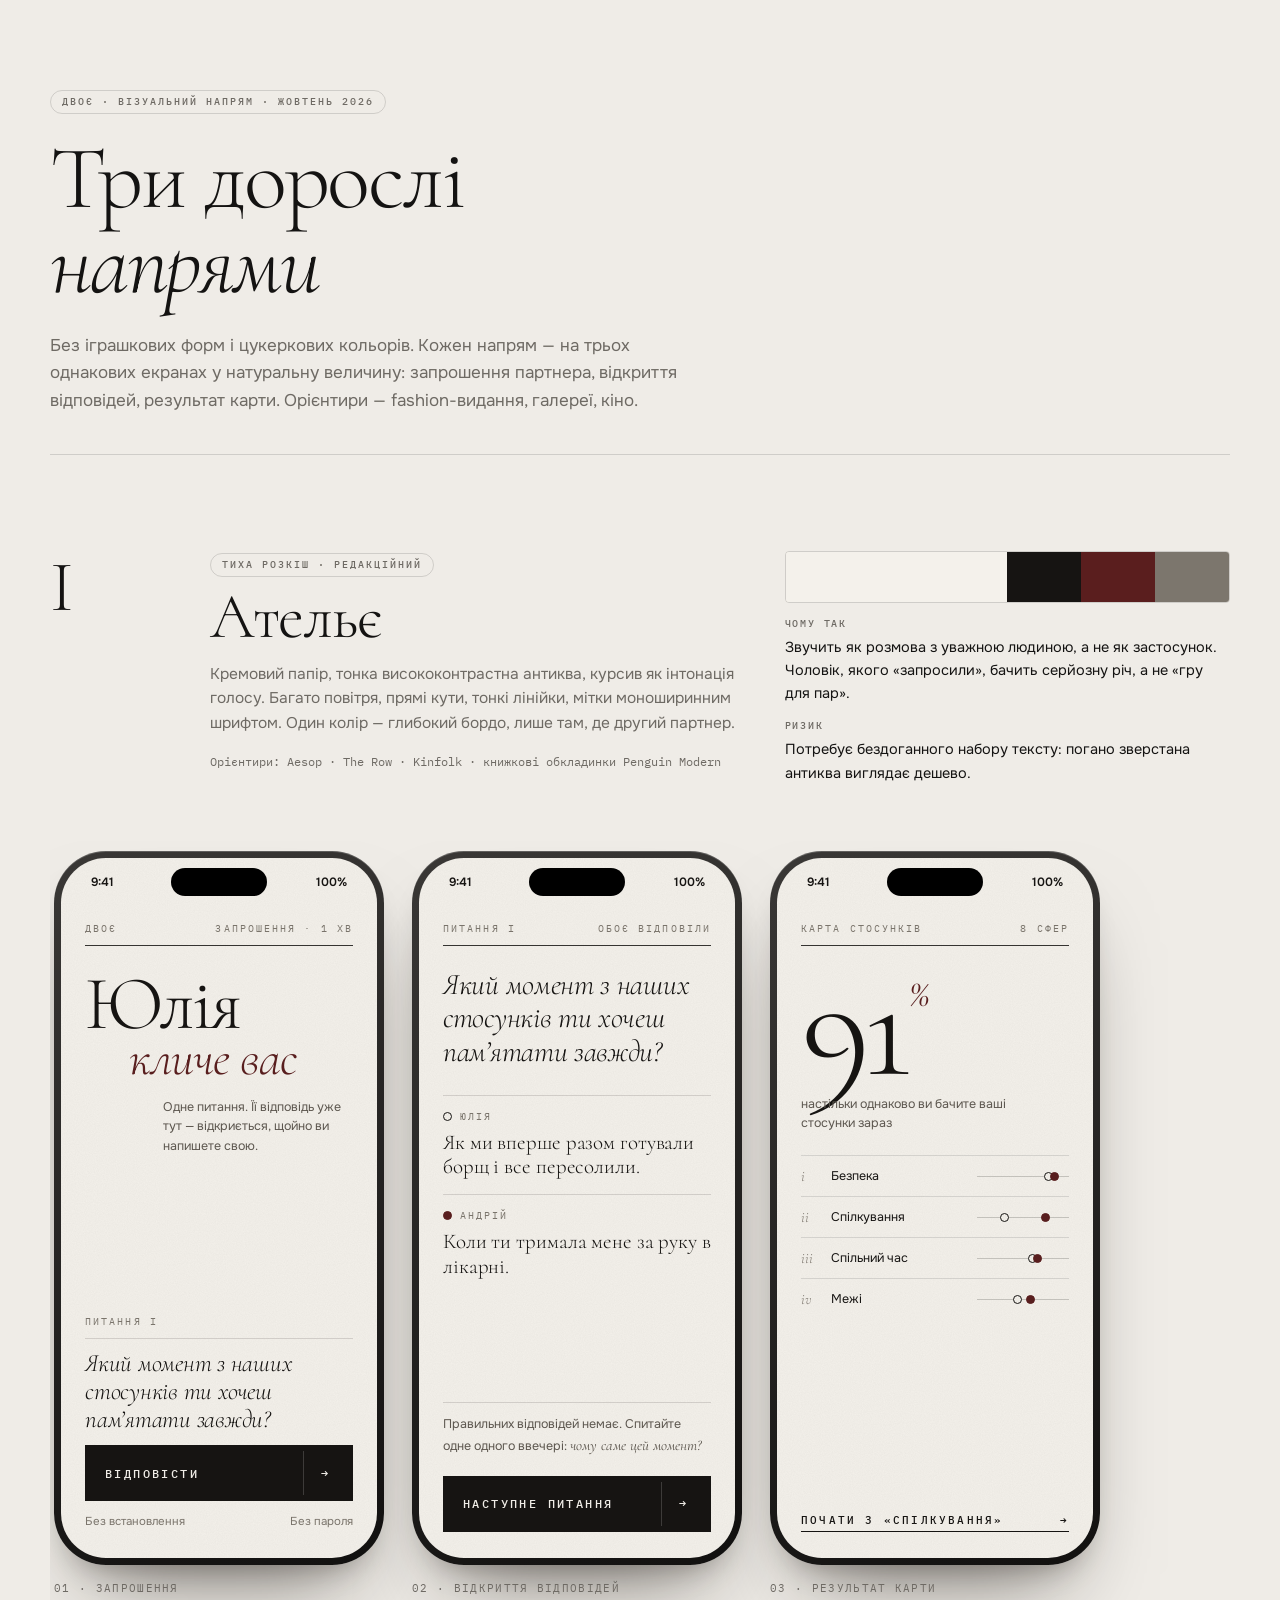
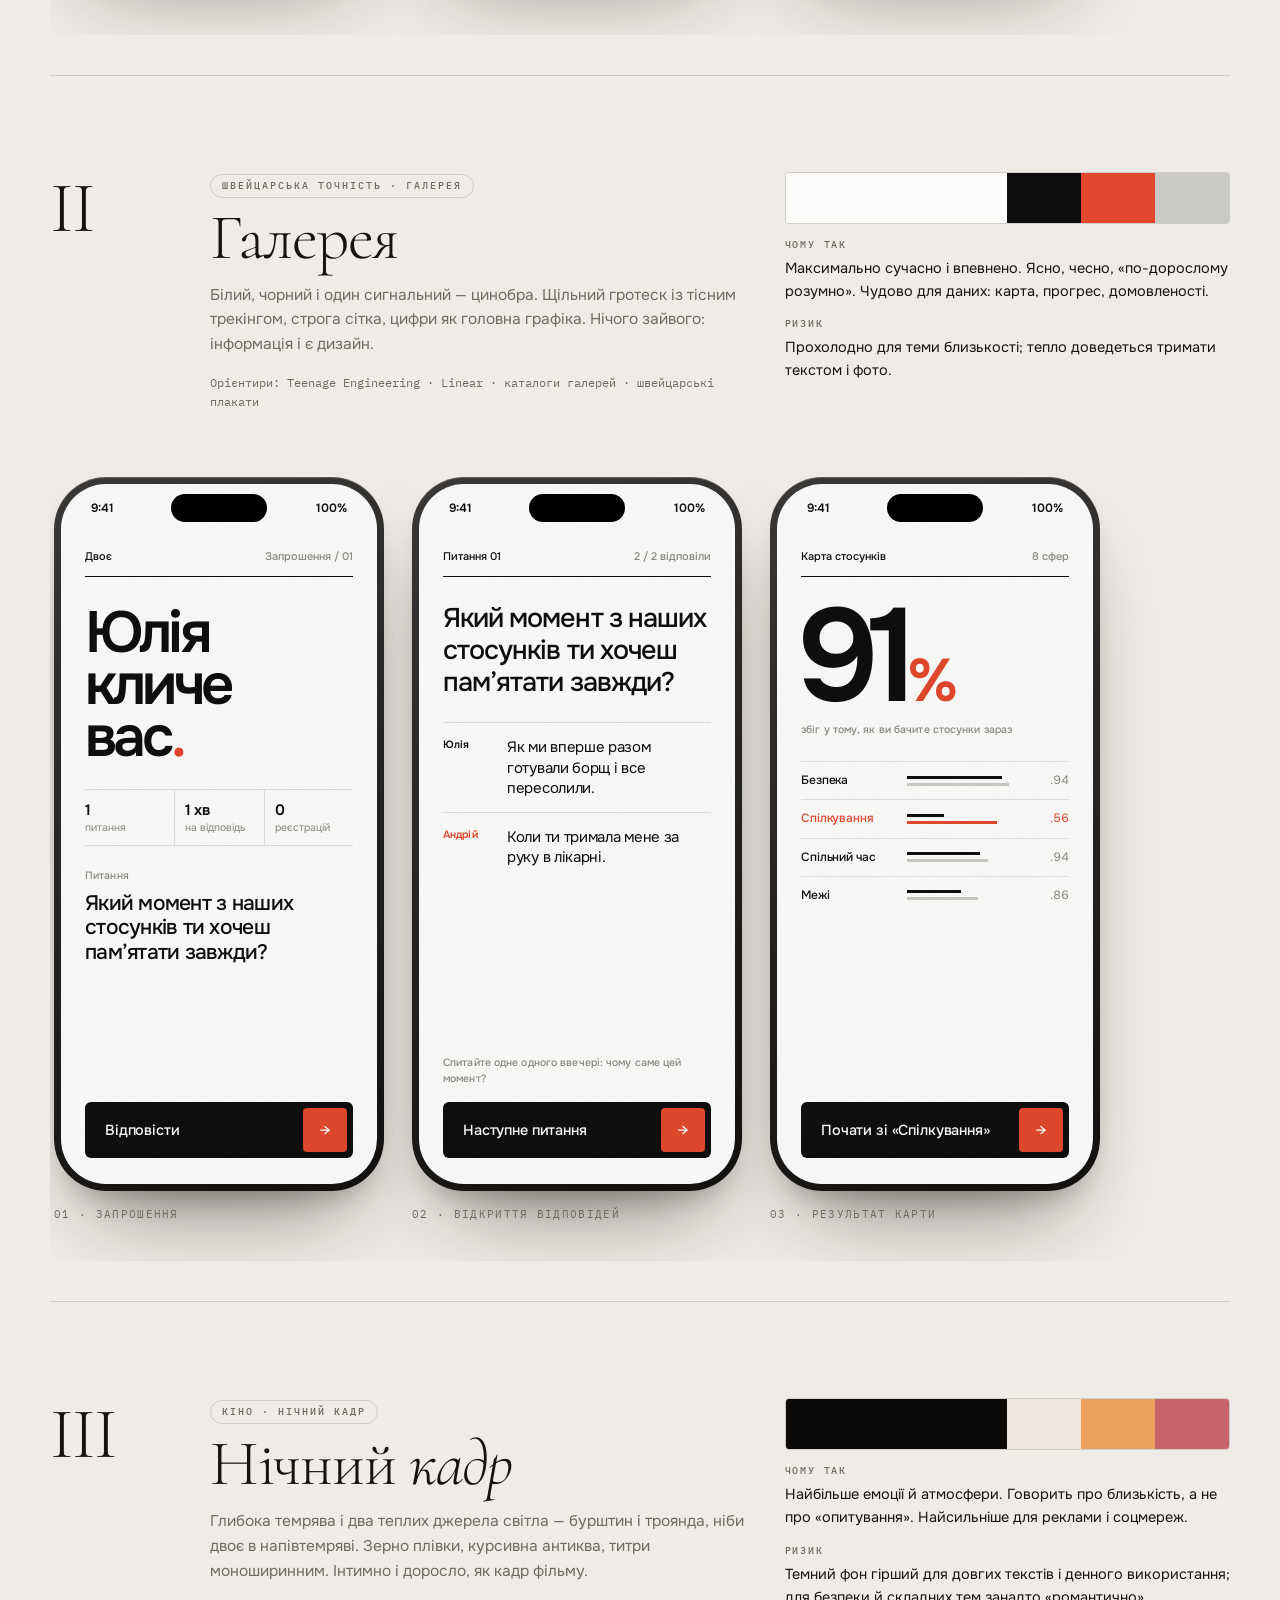
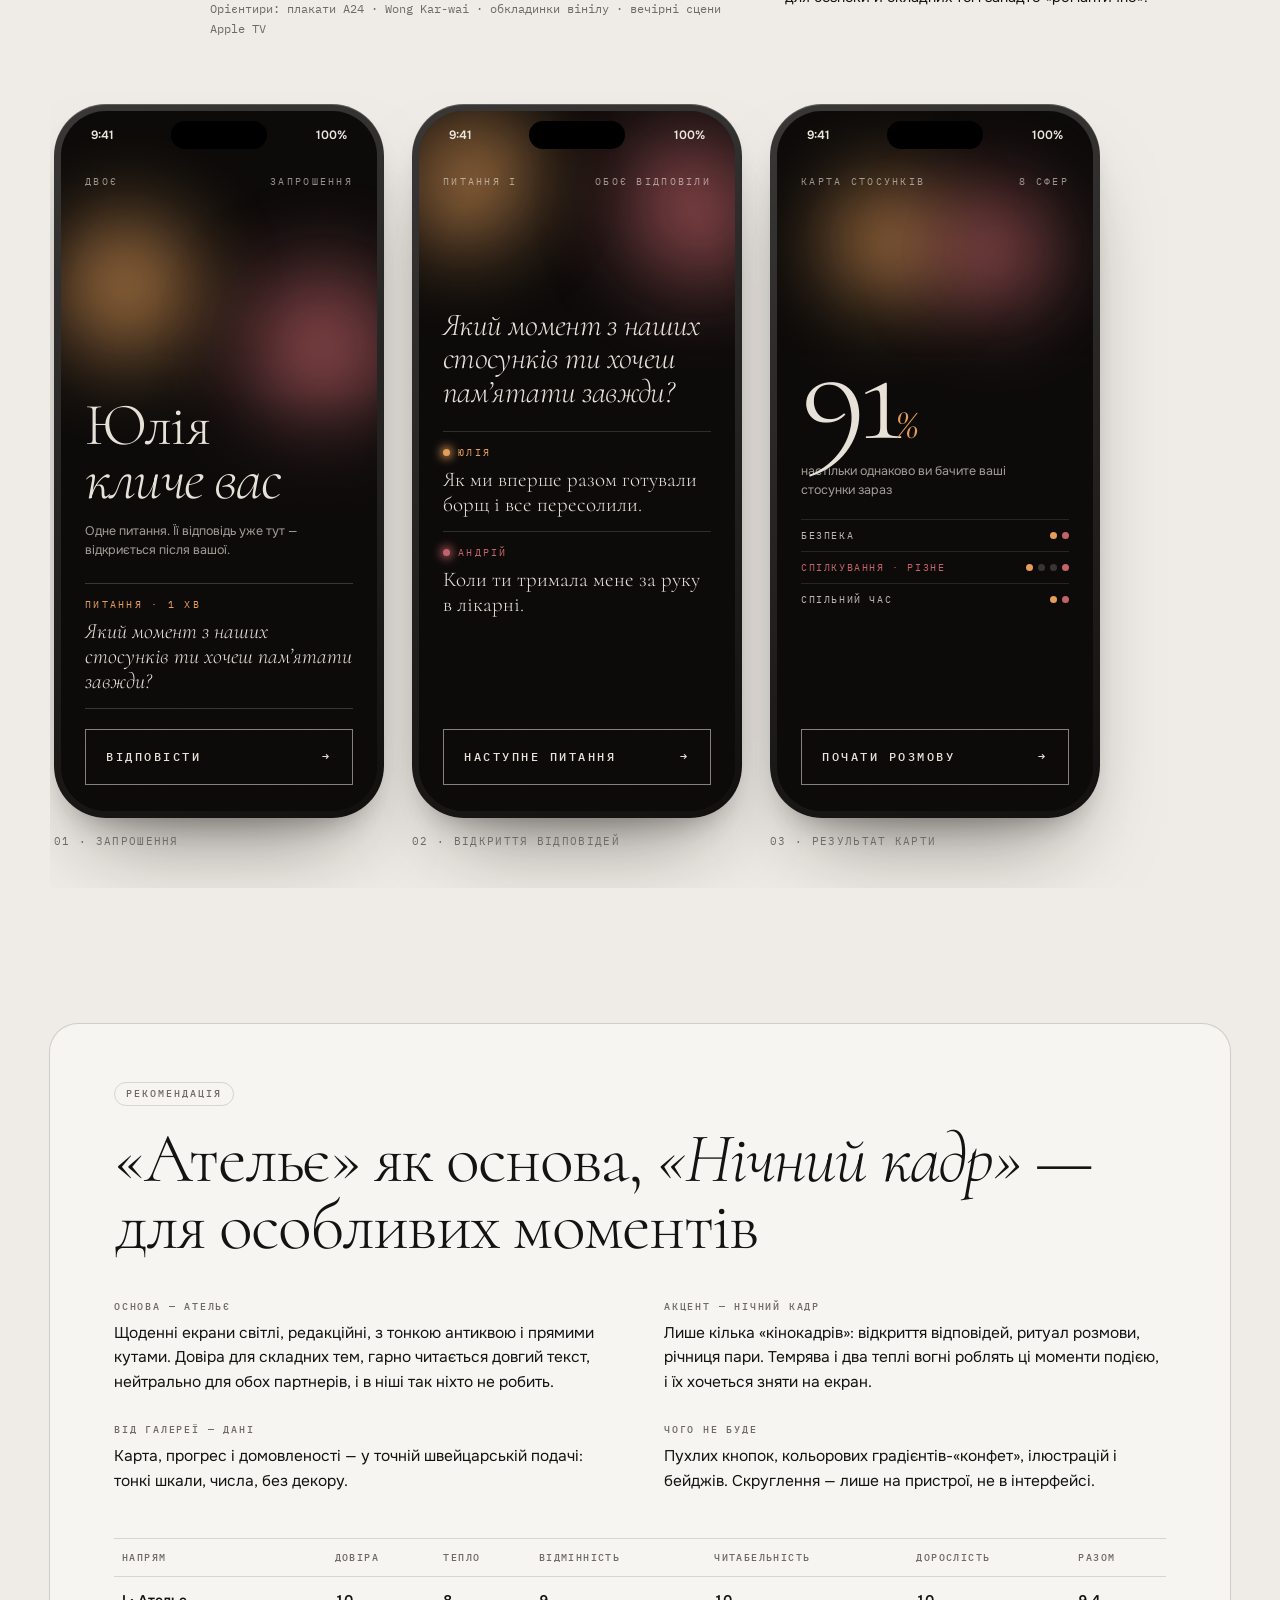
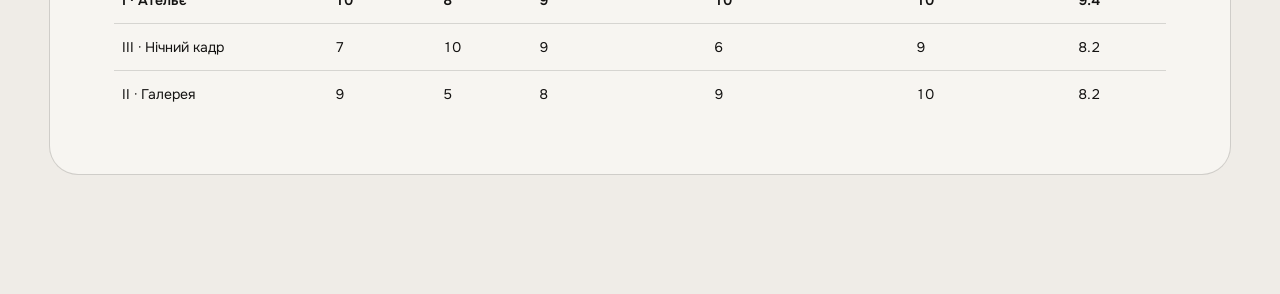
<file: design/dvoje-design-systems.html>
<!doctype html>
<html lang="uk">
<head>
<meta charset="utf-8">
<meta name="viewport" content="width=device-width,initial-scale=1">
<title>Двоє · три дорослі напрями</title>
<link rel="preconnect" href="https://fonts.googleapis.com">
<link rel="preconnect" href="https://fonts.gstatic.com" crossorigin>
<link rel="stylesheet" href="https://fonts.googleapis.com/css2?family=Cormorant:ital,wght@0,300;0,400;0,500;1,300;1,400&family=Onest:wght@300;400;500;600;700&family=IBM+Plex+Mono:wght@400;500&display=swap">
<style>
/* Layout: page intro; three directions, each = manifesto row + three full-size phone screens; then the recommendation. */
:root{--bg:#EFECE7;--ink:#141312;--muted:#6E6A64;--line:rgba(20,19,18,.14);--card:#F7F5F1;
  --ease:cubic-bezier(.32,.72,0,1);
  --grain:url("data:image/svg+xml,%3Csvg xmlns='http://www.w3.org/2000/svg' width='160' height='160'%3E%3Cfilter id='n'%3E%3CfeTurbulence type='fractalNoise' baseFrequency='.9' numOctaves='3' stitchTiles='stitch'/%3E%3CfeColorMatrix values='0 0 0 0 0 0 0 0 0 0 0 0 0 0 0 0 0 0 .6 0'/%3E%3C/filter%3E%3Crect width='100%25' height='100%25' filter='url(%23n)'/%3E%3C/svg%3E")}
@media (prefers-color-scheme: dark){:root:not([data-theme="light"]){--bg:#121110;--ink:#EEEBE6;--muted:#9C978F;--line:rgba(238,235,230,.14);--card:#1A1917;color-scheme:dark}}
:root[data-theme="dark"]{--bg:#121110;--ink:#EEEBE6;--muted:#9C978F;--line:rgba(238,235,230,.14);--card:#1A1917;color-scheme:dark}
*{box-sizing:border-box}
html{-webkit-font-smoothing:antialiased}
body{margin:0;background:var(--bg);color:var(--ink);font:15.5px/1.6 Onest,system-ui,sans-serif;padding:0 16px 120px}
.wrap{max-width:1180px;margin:0 auto}
.mono{font-family:"IBM Plex Mono",monospace}
.tag{display:inline-block;font:500 10px/1 "IBM Plex Mono",monospace;letter-spacing:.2em;text-transform:uppercase;border:1px solid var(--line);border-radius:99px;padding:6px 11px;color:var(--muted)}
header.top{padding:88px 0 40px}
header.top h1{font:300 clamp(46px,7vw,96px)/.95 Cormorant,serif;letter-spacing:-.025em;margin:22px 0 0;max-width:12ch}
header.top h1 i{font-style:italic}
header.top p{max-width:58ch;color:var(--muted);font-size:17px;margin:26px 0 0}
.rule{border:0;border-top:1px solid var(--line);margin:0}
section.dir{padding:96px 0 40px}
.dhead{display:grid;grid-template-columns:120px minmax(0,1.2fr) minmax(0,1fr);gap:24px 40px;align-items:start}
@media (max-width:900px){.dhead{grid-template-columns:1fr}}
.dnum{font:300 72px/1 Cormorant,serif;letter-spacing:-.03em}
.dhead h2{font:300 clamp(40px,5vw,64px)/.95 Cormorant,serif;letter-spacing:-.02em;margin:10px 0 0}
.dhead h2 i{font-style:italic}
.mood{margin:14px 0 0;color:var(--muted)}
.refs{margin-top:16px;font:400 12px/1.6 "IBM Plex Mono",monospace;color:var(--muted)}
.spec{display:grid;gap:14px}
.sw{display:flex;gap:0;border:1px solid var(--line);border-radius:4px;overflow:hidden;height:52px}
.sw i{flex:1;display:block}
.sw i.wide{flex:3}
.why{font-size:14.5px}
.why b{display:block;font:500 10px "IBM Plex Mono",monospace;letter-spacing:.18em;text-transform:uppercase;color:var(--muted);margin:0 0 6px}
.why p{margin:0}
.screens{display:flex;gap:28px;margin-top:56px;overflow-x:auto;padding:10px 4px 40px;scroll-snap-type:x mandatory}
.cap{font:400 11px "IBM Plex Mono",monospace;letter-spacing:.12em;text-transform:uppercase;color:var(--muted);margin-top:16px}
.shot{flex:none;scroll-snap-align:start}
/* device: thin graphite frame, concentric radii */
.dev{width:330px;height:714px;border-radius:52px;padding:7px;background:linear-gradient(160deg,#3A3836,#121110);box-shadow:0 1px 0 rgba(255,255,255,.2) inset,0 50px 90px -40px rgba(20,15,10,.55),0 18px 30px -18px rgba(20,15,10,.35)}
.scr{position:relative;width:100%;height:100%;border-radius:45px;overflow:hidden;isolation:isolate}
.scr:after{content:"";position:absolute;inset:0;background-image:var(--grain);opacity:.06;pointer-events:none;mix-blend-mode:multiply;z-index:5}
.isl{position:absolute;top:10px;left:50%;width:96px;height:28px;margin-left:-48px;border-radius:20px;background:#000;z-index:6}
.sb{position:absolute;top:16px;left:30px;right:30px;display:flex;justify-content:space-between;font:600 12px Onest,sans-serif;z-index:6}
.body{position:absolute;inset:0;padding:64px 24px 26px;display:flex;flex-direction:column}
.end{margin-top:auto}

/* ═══════════ A · АТЕЛЬЄ — тиха розкіш, редакційна антиква ═══════════ */
.A{background:#F4F1EB;color:#161412;font-family:Onest,sans-serif}
.A .sb{color:#161412}
.A .meta{display:flex;justify-content:space-between;font:400 9.5px "IBM Plex Mono",monospace;letter-spacing:.22em;text-transform:uppercase;color:#7C766D}
.A .hl{border-top:1px solid rgba(22,20,18,.85);margin:10px 0 0}
.A .hl.t{border-top-color:rgba(22,20,18,.14)}
.A .disp{font:300 76px/.86 Cormorant,serif;letter-spacing:-.035em;margin:26px 0 0}
.A .disp i{display:block;font-style:italic;font-size:50px;letter-spacing:-.02em;padding-left:44px;color:#5A1E1E}
.A .note{font-size:12.5px;line-height:1.55;color:#5E5850;max-width:190px;margin:18px 0 0 auto}
.A .q{font:italic 300 25px/1.12 Cormorant,serif;letter-spacing:-.01em;margin:10px 0 12px}
.A .lbl{font:400 9.5px "IBM Plex Mono",monospace;letter-spacing:.22em;text-transform:uppercase;color:#7C766D;margin-top:12px}
.A .bar{display:flex;justify-content:space-between;align-items:center;height:56px;padding:0 6px 0 20px;background:#161412;color:#F4F1EB;font:500 12px "IBM Plex Mono",monospace;letter-spacing:.2em;text-transform:uppercase}
.A .bar span.ar{width:44px;height:44px;display:grid;place-items:center;border-left:1px solid rgba(244,241,235,.18)}
.A .sub{display:flex;justify-content:space-between;margin-top:12px;font-size:11.5px;color:#7C766D}
.A .ans{padding:14px 0;border-top:1px solid rgba(22,20,18,.14)}
.A .ans .who{display:flex;align-items:center;gap:8px;font:400 9.5px "IBM Plex Mono",monospace;letter-spacing:.22em;text-transform:uppercase;color:#7C766D}
.A .ans .who i{width:9px;height:9px;border-radius:50%;border:1px solid #161412}
.A .ans .who i.b{border-color:#5A1E1E;background:#5A1E1E}
.A .ans p{font:300 21px/1.18 Cormorant,serif;margin:8px 0 0;letter-spacing:-.005em}
.A .big{font:300 150px/.78 Cormorant,serif;letter-spacing:-.06em;margin-top:22px;display:flex;align-items:flex-start}
.A .big sup{font-size:40px;letter-spacing:0;margin:10px 0 0 6px;color:#5A1E1E;font-style:italic}
.A .row{display:grid;grid-template-columns:22px 1fr 92px;gap:8px;align-items:center;padding:10px 0;border-top:1px solid rgba(22,20,18,.12);font-size:12.5px}
.A .row .n{font:italic 300 15px Cormorant,serif;color:#7C766D}
.A .trk{position:relative;height:12px}
.A .trk:before{content:"";position:absolute;left:0;right:0;top:50%;border-top:1px solid rgba(22,20,18,.2)}
.A .trk i{position:absolute;top:50%;width:9px;height:9px;margin:-4.5px 0 0 -4.5px;border-radius:50%;border:1px solid #161412;background:#F4F1EB}
.A .trk i.b{border-color:#5A1E1E;background:#5A1E1E}
.A .lnk{display:flex;justify-content:space-between;align-items:center;font:500 11px "IBM Plex Mono",monospace;letter-spacing:.2em;text-transform:uppercase;padding:16px 0 4px;border-bottom:1px solid #161412}

/* ═══════════ B · ГАЛЕРЕЯ — швейцарська точність, гротеск, один сигнальний колір ═══════════ */
.B{background:#FBFBFA;color:#0E0E0E;font-family:Onest,sans-serif}
.B .sb{color:#0E0E0E}
.B .top{display:grid;grid-template-columns:1fr 1fr;font-size:11px;font-weight:500;padding-bottom:10px;border-bottom:1px solid #0E0E0E}
.B .top span:last-child{text-align:right;color:#8A8A86}
.B .disp{font:600 58px/.9 Onest,sans-serif;letter-spacing:-.065em;margin:30px 0 0}
.B .disp span{color:#E2482D}
.B .grid3{display:grid;grid-template-columns:repeat(3,1fr);border-top:1px solid rgba(14,14,14,.12);border-bottom:1px solid rgba(14,14,14,.12);margin-top:26px}
.B .grid3 div{padding:10px 8px 10px 0;font-size:10.5px;color:#8A8A86;line-height:1.35}
.B .grid3 div b{display:block;color:#0E0E0E;font-size:15px;font-weight:600;letter-spacing:-.03em}
.B .grid3 div+div{padding-left:10px;border-left:1px solid rgba(14,14,14,.12)}
.B .q{font:500 21px/1.18 Onest,sans-serif;letter-spacing:-.035em;margin:22px 0 0}
.B .k{font-size:10.5px;font-weight:500;color:#8A8A86;margin-top:22px;letter-spacing:.01em}
.B .btn{display:flex;align-items:center;justify-content:space-between;height:56px;border-radius:6px;background:#0E0E0E;color:#fff;padding:0 6px 0 20px;font-weight:500;font-size:14.5px;letter-spacing:-.01em}
.B .btn span{width:44px;height:44px;border-radius:4px;background:#E2482D;display:grid;place-items:center}
.B .ans{display:grid;grid-template-columns:54px 1fr;gap:10px;padding:14px 0;border-top:1px solid rgba(14,14,14,.12)}
.B .ans .who{font-size:10.5px;font-weight:600;letter-spacing:.01em}
.B .ans .who.b{color:#E2482D}
.B .ans p{margin:0;font-size:15px;line-height:1.35;letter-spacing:-.02em}
.B .big{font:600 132px/.8 Onest,sans-serif;letter-spacing:-.085em;margin:28px 0 0 -4px}
.B .big span{font-size:60px;letter-spacing:-.06em;color:#E2482D}
.B .row{display:grid;grid-template-columns:96px 1fr 30px;gap:10px;align-items:center;padding:9px 0;border-top:1px solid rgba(14,14,14,.1);font-size:12px;font-weight:500;letter-spacing:-.01em}
.B .row .v{text-align:right;font-variant-numeric:tabular-nums;color:#8A8A86;font-weight:400}
.B .bars{position:relative;height:14px}
.B .bars i{position:absolute;left:0;height:3px;background:#0E0E0E}
.B .bars i.a{top:2px}.B .bars i.b{top:9px;background:#C9C9C5}
.B .row.hot .bars i.b{background:#E2482D}
.B .row.hot{color:#E2482D}

/* ═══════════ C · НІЧНИЙ КАДР — кіно, темрява, тепле світло ═══════════ */
.C{background:#0D0B0A;color:#EDE6DD;font-family:Onest,sans-serif}
.C .sb{color:#EDE6DD}
.C .light{position:absolute;border-radius:50%;filter:blur(38px);opacity:.9;z-index:0}
.C .light.a{width:210px;height:210px;left:-40px;top:70px;background:radial-gradient(circle,#E9A15B,rgba(233,161,91,0) 70%)}
.C .light.b{width:230px;height:230px;right:-60px;top:120px;background:radial-gradient(circle,#C7646B,rgba(199,100,107,0) 70%)}
.C .vig{position:absolute;inset:0;background:radial-gradient(120% 80% at 50% 35%,transparent 40%,rgba(13,11,10,.85) 100%),linear-gradient(180deg,rgba(13,11,10,0) 40%,#0D0B0A 72%);z-index:1}
.C .body{z-index:2}
.C .meta{display:flex;justify-content:space-between;font:400 9.5px "IBM Plex Mono",monospace;letter-spacing:.24em;text-transform:uppercase;color:rgba(237,230,221,.62)}
.C .disp{font:italic 300 60px/.9 Cormorant,serif;letter-spacing:-.03em;margin:210px 0 0}
.C .disp b{font-weight:300;font-style:normal;display:block}
.C .txt{font-size:12.5px;line-height:1.55;color:rgba(237,230,221,.68);margin:16px 0 0;max-width:230px}
.C .frame{border-top:1px solid rgba(237,230,221,.2);border-bottom:1px solid rgba(237,230,221,.2);padding:14px 0;margin-top:22px}
.C .frame .lbl{font:400 9.5px "IBM Plex Mono",monospace;letter-spacing:.24em;text-transform:uppercase;color:#E9A15B}
.C .frame p{font:italic 300 22px/1.15 Cormorant,serif;margin:8px 0 0}
.C .btn{display:flex;align-items:center;justify-content:space-between;height:56px;padding:0 20px;border:1px solid rgba(237,230,221,.55);font:500 11.5px "IBM Plex Mono",monospace;letter-spacing:.22em;text-transform:uppercase}
.C .ans{padding:14px 0;border-top:1px solid rgba(237,230,221,.16)}
.C .ans .who{font:400 9.5px "IBM Plex Mono",monospace;letter-spacing:.24em;text-transform:uppercase;display:flex;align-items:center;gap:8px}
.C .ans .who i{width:7px;height:7px;border-radius:50%;box-shadow:0 0 10px 2px currentColor;background:currentColor}
.C .ans p{font:300 21px/1.2 Cormorant,serif;margin:8px 0 0}
.C .big{font:300 140px/.8 Cormorant,serif;letter-spacing:-.06em;margin-top:150px}
.C .big i{font-size:46px;letter-spacing:0;color:#E9A15B}
.C .row{display:grid;grid-template-columns:1fr 70px;gap:10px;align-items:center;padding:9px 0;border-top:1px solid rgba(237,230,221,.12);font:400 10px "IBM Plex Mono",monospace;letter-spacing:.16em;text-transform:uppercase;color:rgba(237,230,221,.8)}
.C .row .d{display:flex;justify-content:flex-end;gap:5px}
.C .row .d i{width:7px;height:7px;border-radius:50%}

/* recommendation */
.rec{margin-top:96px;padding:56px clamp(20px,5vw,64px);background:var(--card);border-radius:28px;box-shadow:0 0 0 1px var(--line)}
.rec h2{font:300 clamp(40px,5.5vw,72px)/.95 Cormorant,serif;letter-spacing:-.025em;margin:20px 0 0}
.rec h2 i{font-style:italic}
.rgrid{display:grid;grid-template-columns:repeat(2,minmax(0,1fr));gap:28px 48px;margin-top:40px}
@media (max-width:760px){.rgrid{grid-template-columns:1fr}}
.rgrid h4{font:500 10px "IBM Plex Mono",monospace;letter-spacing:.18em;text-transform:uppercase;color:var(--muted);margin:0 0 8px}
.rgrid p{margin:0}
.tbl{width:100%;border-collapse:collapse;margin-top:44px;font-size:14px}
.tbl th,.tbl td{text-align:left;padding:12px 8px;border-top:1px solid var(--line)}
.tbl th{font:500 10px "IBM Plex Mono",monospace;letter-spacing:.14em;text-transform:uppercase;color:var(--muted)}
.tbl td.n{font-variant-numeric:tabular-nums}
.tbl tr.win td{font-weight:600}
.tw{overflow-x:auto}
.reveal{opacity:0;transform:translateY(28px);filter:blur(6px);transition:opacity .9s var(--ease),transform .9s var(--ease),filter .9s var(--ease)}
.reveal.on{opacity:1;transform:none;filter:none}
@media (prefers-reduced-motion:reduce){.reveal{opacity:1;transform:none;filter:none;transition:none}}
</style>
</head>
<body>
<div class="wrap">
  <header class="top">
    <span class="tag">Двоє · візуальний напрям · жовтень 2026</span>
    <h1>Три дорослі <i>напрями</i></h1>
    <p>Без іграшкових форм і цукеркових кольорів. Кожен напрям — на трьох однакових екранах у натуральну величину: запрошення партнера, відкриття відповідей, результат карти. Орієнтири — fashion-видання, галереї, кіно.</p>
  </header>
  <hr class="rule">

  <!-- ═══ A ═══ -->
  <section class="dir reveal">
    <div class="dhead">
      <div class="dnum">I</div>
      <div><span class="tag">Тиха розкіш · редакційний</span><h2>Ательє</h2>
        <p class="mood">Кремовий папір, тонка висококонтрастна антиква, курсив як інтонація голосу. Багато повітря, прямі кути, тонкі лінійки, мітки моноширинним шрифтом. Один колір — глибокий бордо, лише там, де другий партнер.</p>
        <div class="refs">Орієнтири: Aesop · The Row · Kinfolk · книжкові обкладинки Penguin Modern</div></div>
      <div class="spec">
        <div class="sw"><i class="wide" style="background:#F4F1EB"></i><i style="background:#161412"></i><i style="background:#5A1E1E"></i><i style="background:#7C766D"></i></div>
        <div class="why"><b>Чому так</b><p>Звучить як розмова з уважною людиною, а не як застосунок. Чоловік, якого «запросили», бачить серйозну річ, а не «гру для пар».</p></div>
        <div class="why"><b>Ризик</b><p>Потребує бездоганного набору тексту: погано зверстана антиква виглядає дешево.</p></div>
      </div>
    </div>
    <div class="screens">
      <div class="shot"><div class="dev"><div class="scr A"><div class="isl"></div><div class="sb"><span>9:41</span><span>100%</span></div><div class="body">
        <div class="meta"><span>Двоє</span><span>Запрошення · 1 хв</span></div><div class="hl"></div>
        <div class="disp">Юлія<i>кличе вас</i></div>
        <p class="note">Одне питання. Її відповідь уже тут — відкриється, щойно ви напишете свою.</p>
        <div class="end"><div class="lbl">Питання I</div><div class="hl t"></div><p class="q">Який момент з наших стосунків ти хочеш пам’ятати завжди?</p>
        <div class="bar">Відповісти<span class="ar">→</span></div><div class="sub"><span>Без встановлення</span><span>Без пароля</span></div></div>
      </div></div></div><div class="cap">01 · Запрошення</div></div>
      <div class="shot"><div class="dev"><div class="scr A"><div class="isl"></div><div class="sb"><span>9:41</span><span>100%</span></div><div class="body">
        <div class="meta"><span>Питання I</span><span>Обоє відповіли</span></div><div class="hl"></div>
        <p class="q" style="font-size:30px;margin-top:22px">Який момент з наших стосунків ти хочеш пам’ятати&nbsp;завжди?</p>
        <div class="ans" style="margin-top:14px"><div class="who"><i></i>Юлія</div><p>Як ми вперше разом готували борщ і все пересолили.</p></div>
        <div class="ans"><div class="who"><i class="b"></i>Андрій</div><p>Коли ти тримала мене за руку в лікарні.</p></div>
        <div class="end"><div class="hl t"></div><p class="note" style="margin:12px 0 18px;max-width:none">Правильних відповідей немає. Спитайте одне одного ввечері: <i style="font-family:Cormorant,serif;font-size:15px">чому саме цей момент?</i></p>
        <div class="bar">Наступне питання<span class="ar">→</span></div></div>
      </div></div></div><div class="cap">02 · Відкриття відповідей</div></div>
      <div class="shot"><div class="dev"><div class="scr A"><div class="isl"></div><div class="sb"><span>9:41</span><span>100%</span></div><div class="body">
        <div class="meta"><span>Карта стосунків</span><span>8 сфер</span></div><div class="hl"></div>
        <div class="big">91<sup>%</sup></div>
        <p class="note" style="margin:10px 0 0;max-width:220px">настільки однаково ви бачите ваші стосунки зараз</p>
        <div style="margin-top:22px">
          <div class="row"><span class="n">i</span><span>Безпека</span><span class="trk"><i style="left:78%"></i><i class="b" style="left:84%"></i></span></div>
          <div class="row"><span class="n">ii</span><span>Спілкування</span><span class="trk"><i style="left:30%"></i><i class="b" style="left:74%"></i></span></div>
          <div class="row"><span class="n">iii</span><span>Спільний час</span><span class="trk"><i style="left:60%"></i><i class="b" style="left:66%"></i></span></div>
          <div class="row"><span class="n">iv</span><span>Межі</span><span class="trk"><i style="left:44%"></i><i class="b" style="left:58%"></i></span></div>
        </div>
        <div class="end"><div class="lnk"><span>Почати з «Спілкування»</span><span>→</span></div></div>
      </div></div></div><div class="cap">03 · Результат карти</div></div>
    </div>
  </section>
  <hr class="rule">

  <!-- ═══ B ═══ -->
  <section class="dir reveal">
    <div class="dhead">
      <div class="dnum">II</div>
      <div><span class="tag">Швейцарська точність · галерея</span><h2>Галерея</h2>
        <p class="mood">Білий, чорний і один сигнальний — цинобра. Щільний гротеск із тісним трекінгом, строга сітка, цифри як головна графіка. Нічого зайвого: інформація і є дизайн.</p>
        <div class="refs">Орієнтири: Teenage Engineering · Linear · каталоги галерей · швейцарські плакати</div></div>
      <div class="spec">
        <div class="sw"><i class="wide" style="background:#FBFBFA"></i><i style="background:#0E0E0E"></i><i style="background:#E2482D"></i><i style="background:#C9C9C5"></i></div>
        <div class="why"><b>Чому так</b><p>Максимально сучасно і впевнено. Ясно, чесно, «по-дорослому розумно». Чудово для даних: карта, прогрес, домовленості.</p></div>
        <div class="why"><b>Ризик</b><p>Прохолодно для теми близькості; тепло доведеться тримати текстом і фото.</p></div>
      </div>
    </div>
    <div class="screens">
      <div class="shot"><div class="dev"><div class="scr B"><div class="isl"></div><div class="sb"><span>9:41</span><span>100%</span></div><div class="body">
        <div class="top"><span>Двоє</span><span>Запрошення / 01</span></div>
        <div class="disp">Юлія<br>кличе<br>вас<span>.</span></div>
        <div class="grid3"><div><b>1</b>питання</div><div><b>1 хв</b>на відповідь</div><div><b>0</b>реєстрацій</div></div>
        <div class="k">Питання</div>
        <p class="q" style="margin-top:6px">Який момент з наших стосунків ти хочеш пам’ятати завжди?</p>
        <div class="end"><div class="btn">Відповісти<span>→</span></div></div>
      </div></div></div><div class="cap">01 · Запрошення</div></div>
      <div class="shot"><div class="dev"><div class="scr B"><div class="isl"></div><div class="sb"><span>9:41</span><span>100%</span></div><div class="body">
        <div class="top"><span>Питання 01</span><span>2 / 2 відповіли</span></div>
        <p class="q" style="font-size:27px;margin-top:26px">Який момент з наших стосунків ти хочеш пам’ятати завжди?</p>
        <div style="margin-top:24px"><div class="ans"><div class="who">Юлія</div><p>Як ми вперше разом готували борщ і все пересолили.</p></div>
        <div class="ans"><div class="who b">Андрій</div><p>Коли ти тримала мене за руку в лікарні.</p></div></div>
        <div class="end"><div class="k" style="margin:0 0 14px">Спитайте одне одного ввечері: чому саме цей момент?</div><div class="btn">Наступне питання<span>→</span></div></div>
      </div></div></div><div class="cap">02 · Відкриття відповідей</div></div>
      <div class="shot"><div class="dev"><div class="scr B"><div class="isl"></div><div class="sb"><span>9:41</span><span>100%</span></div><div class="body">
        <div class="top"><span>Карта стосунків</span><span>8 сфер</span></div>
        <div class="big">91<span>%</span></div>
        <div class="k" style="margin-top:12px">збіг у тому, як ви бачите стосунки зараз</div>
        <div style="margin-top:22px">
          <div class="row"><span>Безпека</span><span class="bars"><i class="a" style="width:78%"></i><i class="b" style="width:84%"></i></span><span class="v">.94</span></div>
          <div class="row hot"><span>Спілкування</span><span class="bars"><i class="a" style="width:30%"></i><i class="b" style="width:74%"></i></span><span class="v" style="color:#E2482D">.56</span></div>
          <div class="row"><span>Спільний час</span><span class="bars"><i class="a" style="width:60%"></i><i class="b" style="width:66%"></i></span><span class="v">.94</span></div>
          <div class="row"><span>Межі</span><span class="bars"><i class="a" style="width:44%"></i><i class="b" style="width:58%"></i></span><span class="v">.86</span></div>
        </div>
        <div class="end"><div class="btn">Почати зі «Спілкування»<span>→</span></div></div>
      </div></div></div><div class="cap">03 · Результат карти</div></div>
    </div>
  </section>
  <hr class="rule">

  <!-- ═══ C ═══ -->
  <section class="dir reveal">
    <div class="dhead">
      <div class="dnum">III</div>
      <div><span class="tag">Кіно · нічний кадр</span><h2>Нічний <i>кадр</i></h2>
        <p class="mood">Глибока темрява і два теплих джерела світла — бурштин і троянда, ніби двоє в напівтемряві. Зерно плівки, курсивна антиква, титри моноширинним. Інтимно і дорослo, як кадр фільму.</p>
        <div class="refs">Орієнтири: плакати A24 · Wong Kar-wai · обкладинки вінілу · вечірні сцени Apple TV</div></div>
      <div class="spec">
        <div class="sw"><i class="wide" style="background:#0D0B0A"></i><i style="background:#EDE6DD"></i><i style="background:#E9A15B"></i><i style="background:#C7646B"></i></div>
        <div class="why"><b>Чому так</b><p>Найбільше емоції й атмосфери. Говорить про близькість, а не про «опитування». Найсильніше для реклами і соцмереж.</p></div>
        <div class="why"><b>Ризик</b><p>Темний фон гірший для довгих текстів і денного використання; для безпеки й складних тем занадто «романтично».</p></div>
      </div>
    </div>
    <div class="screens">
      <div class="shot"><div class="dev"><div class="scr C"><span class="light a"></span><span class="light b"></span><div class="vig"></div><div class="isl"></div><div class="sb"><span>9:41</span><span>100%</span></div><div class="body">
        <div class="meta"><span>Двоє</span><span>Запрошення</span></div>
        <div class="disp"><b>Юлія</b>кличе вас</div>
        <p class="txt">Одне питання. Її відповідь уже тут — відкриється після вашої.</p>
        <div class="frame"><div class="lbl">Питання · 1 хв</div><p>Який момент з наших стосунків ти хочеш пам’ятати завжди?</p></div>
        <div class="end"><div class="btn">Відповісти<span>→</span></div></div>
      </div></div></div><div class="cap">01 · Запрошення</div></div>
      <div class="shot"><div class="dev"><div class="scr C"><span class="light a" style="top:-40px;left:-60px"></span><span class="light b" style="top:-20px;right:-80px"></span><div class="vig"></div><div class="isl"></div><div class="sb"><span>9:41</span><span>100%</span></div><div class="body">
        <div class="meta"><span>Питання I</span><span>Обоє відповіли</span></div>
        <p style="font:italic 300 32px/1.05 Cormorant,serif;margin:120px 0 0;letter-spacing:-.02em">Який момент з наших стосунків ти хочеш пам’ятати завжди?</p>
        <div class="ans" style="margin-top:22px"><div class="who" style="color:#E9A15B"><i></i>Юлія</div><p>Як ми вперше разом готували борщ і все пересолили.</p></div>
        <div class="ans"><div class="who" style="color:#C7646B"><i></i>Андрій</div><p>Коли ти тримала мене за руку в лікарні.</p></div>
        <div class="end"><div class="btn">Наступне питання<span>→</span></div></div>
      </div></div></div><div class="cap">02 · Відкриття відповідей</div></div>
      <div class="shot"><div class="dev"><div class="scr C"><span class="light a" style="top:40px;left:20px;width:180px;height:180px"></span><span class="light b" style="top:50px;right:10px;width:180px;height:180px"></span><div class="vig"></div><div class="isl"></div><div class="sb"><span>9:41</span><span>100%</span></div><div class="body">
        <div class="meta"><span>Карта стосунків</span><span>8 сфер</span></div>
        <div class="big">91<i>%</i></div>
        <p class="txt" style="margin-top:12px">настільки однаково ви бачите ваші стосунки зараз</p>
        <div style="margin-top:18px">
          <div class="row"><span>Безпека</span><span class="d"><i style="background:#E9A15B"></i><i style="background:#C7646B"></i></span></div>
          <div class="row" style="color:#C7646B"><span>Спілкування · різне</span><span class="d"><i style="background:#E9A15B"></i><i style="background:rgba(237,230,221,.2)"></i><i style="background:rgba(237,230,221,.2)"></i><i style="background:#C7646B"></i></span></div>
          <div class="row"><span>Спільний час</span><span class="d"><i style="background:#E9A15B"></i><i style="background:#C7646B"></i></span></div>
        </div>
        <div class="end"><div class="btn">Почати розмову<span>→</span></div></div>
      </div></div></div><div class="cap">03 · Результат карти</div></div>
    </div>
  </section>

  <div class="rec reveal">
    <span class="tag">Рекомендація</span>
    <h2>«Ательє» як основа, <i>«Нічний кадр»</i> — для особливих моментів</h2>
    <div class="rgrid">
      <div><h4>Основа — Ательє</h4><p>Щоденні екрани світлі, редакційні, з тонкою антиквою і прямими кутами. Довіра для складних тем, гарно читається довгий текст, нейтрально для обох партнерів, і в ніші так ніхто не робить.</p></div>
      <div><h4>Акцент — Нічний кадр</h4><p>Лише кілька «кінокадрів»: відкриття відповідей, ритуал розмови, річниця пари. Темрява і два теплі вогні роблять ці моменти подією, і їх хочеться зняти на екран.</p></div>
      <div><h4>Від Галереї — дані</h4><p>Карта, прогрес і домовленості — у точній швейцарській подачі: тонкі шкали, числа, без декору.</p></div>
      <div><h4>Чого не буде</h4><p>Пухлих кнопок, кольорових градієнтів-«конфет», ілюстрацій і бейджів. Скруглення — лише на пристрої, не в інтерфейсі.</p></div>
    </div>
    <div class="tw"><table class="tbl">
      <tr><th>Напрям</th><th>Довіра</th><th>Тепло</th><th>Відмінність</th><th>Читабельність</th><th>Дорослість</th><th>Разом</th></tr>
      <tr class="win"><td>I · Ательє</td><td class="n">10</td><td class="n">8</td><td class="n">9</td><td class="n">10</td><td class="n">10</td><td class="n">9.4</td></tr>
      <tr><td>III · Нічний кадр</td><td class="n">7</td><td class="n">10</td><td class="n">9</td><td class="n">6</td><td class="n">9</td><td class="n">8.2</td></tr>
      <tr><td>II · Галерея</td><td class="n">9</td><td class="n">5</td><td class="n">8</td><td class="n">9</td><td class="n">10</td><td class="n">8.2</td></tr>
    </table></div>
  </div>
</div>
<script>
/* gentle entry reveal; content stays visible without JS via the noscript-safe fallback below */
(function(){var els=document.querySelectorAll(".reveal");if(!("IntersectionObserver" in window)){els.forEach(function(e){e.classList.add("on")});return}
var io=new IntersectionObserver(function(es){es.forEach(function(e){if(e.isIntersecting){e.target.classList.add("on");io.unobserve(e.target)}})},{threshold:.08});els.forEach(function(e){io.observe(e)})})();
</script>
</body>
</html>
</file>
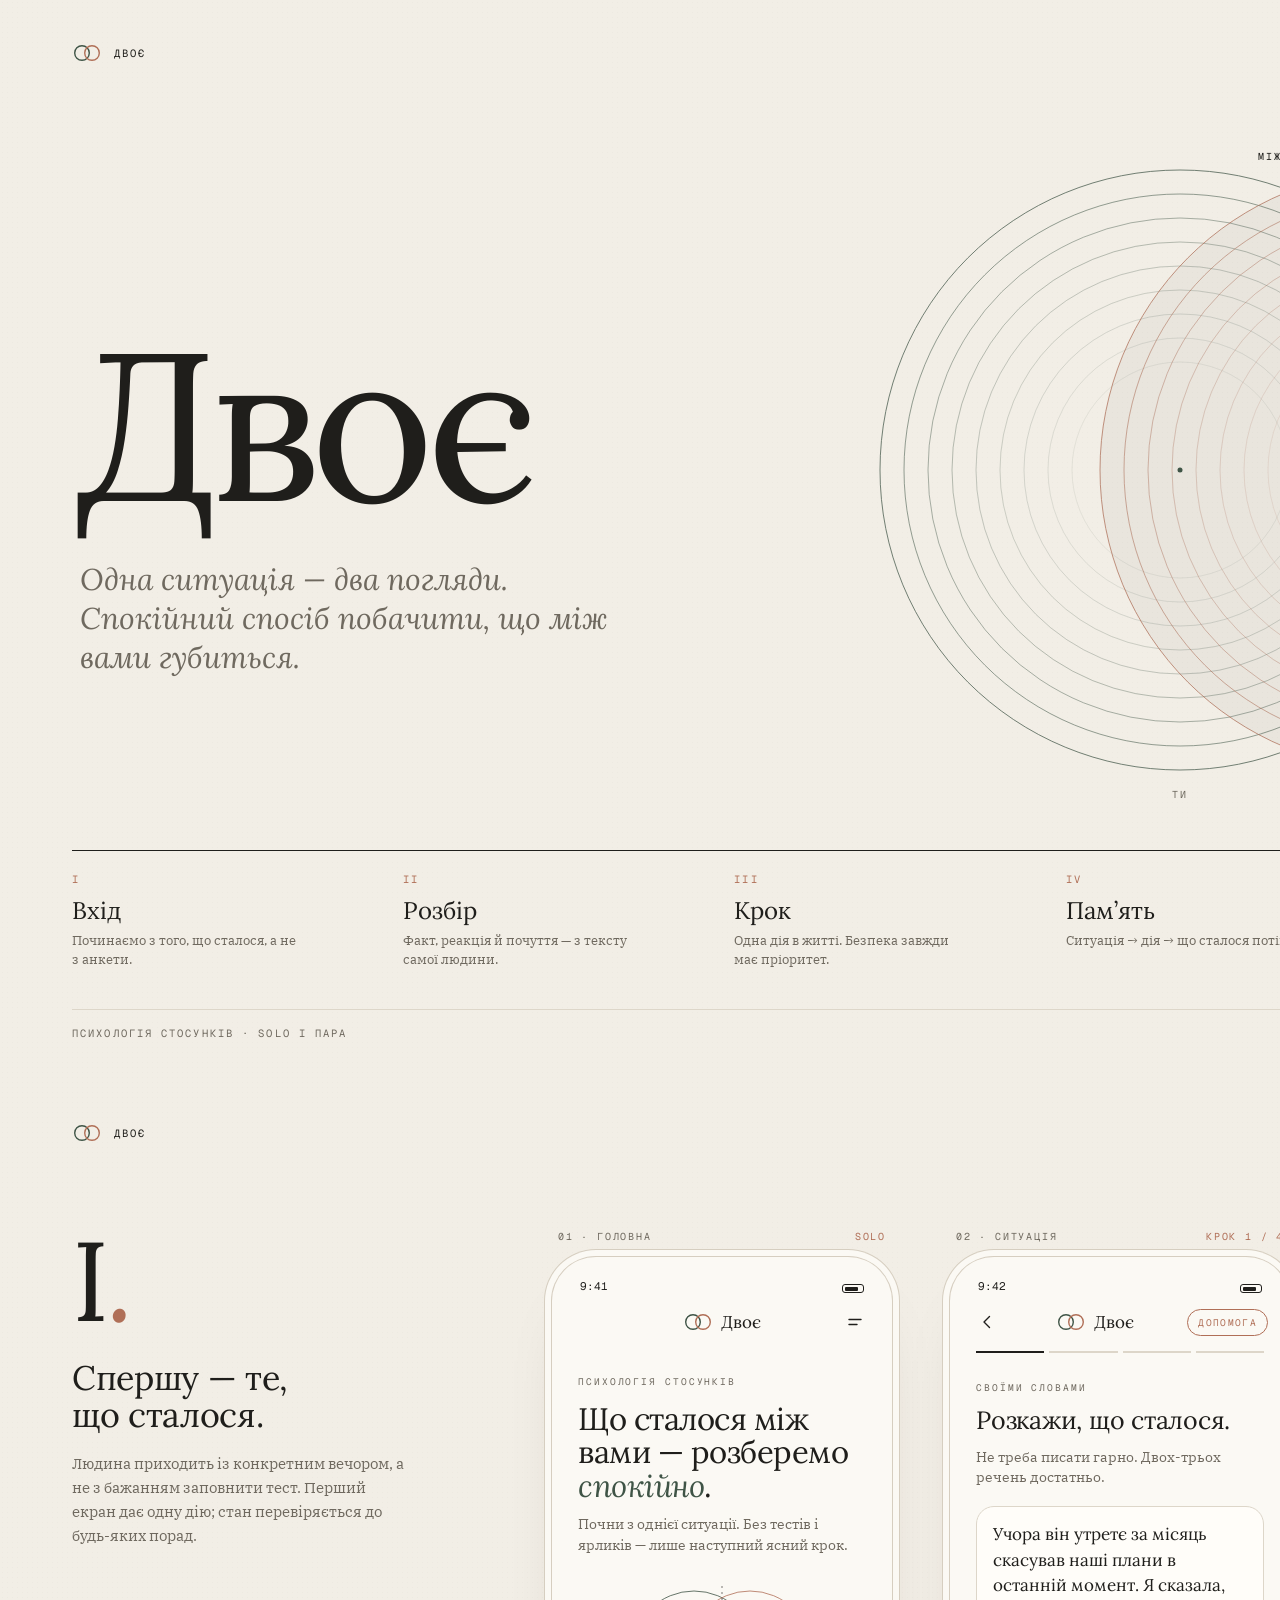
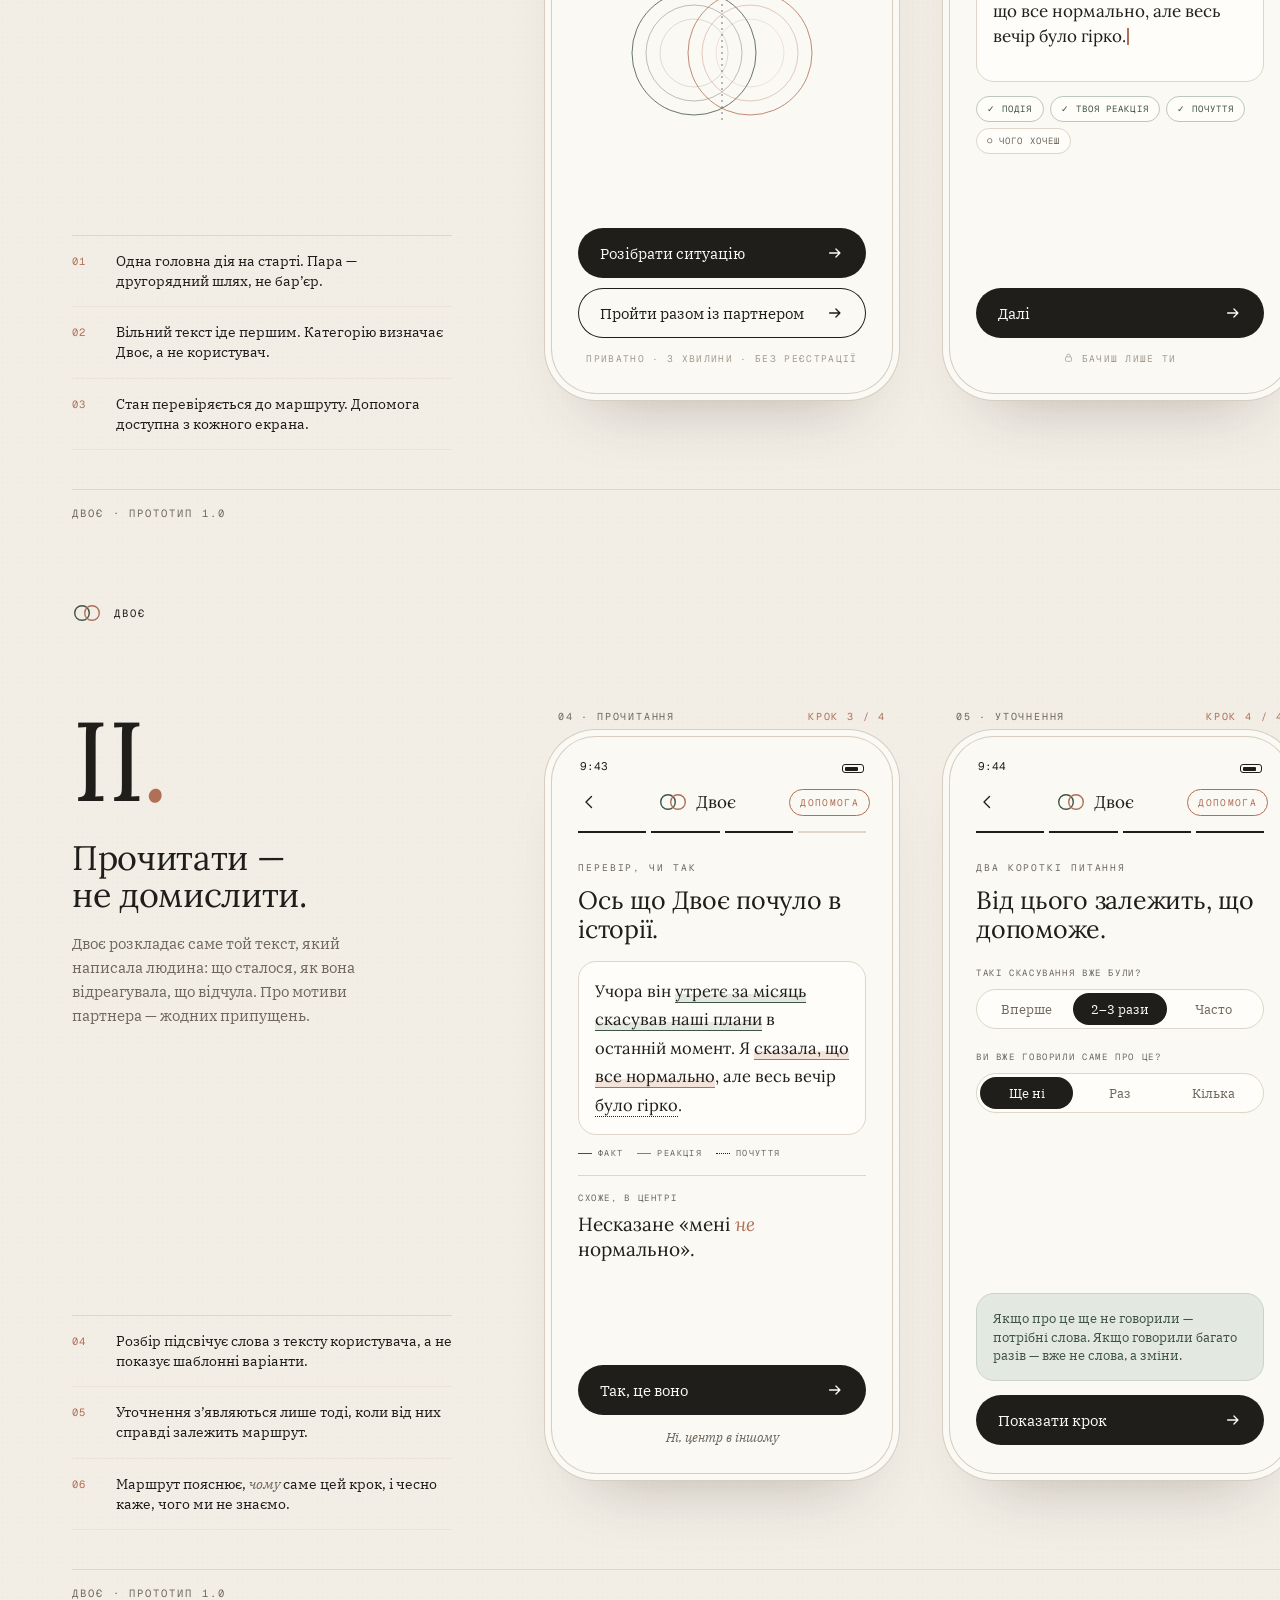
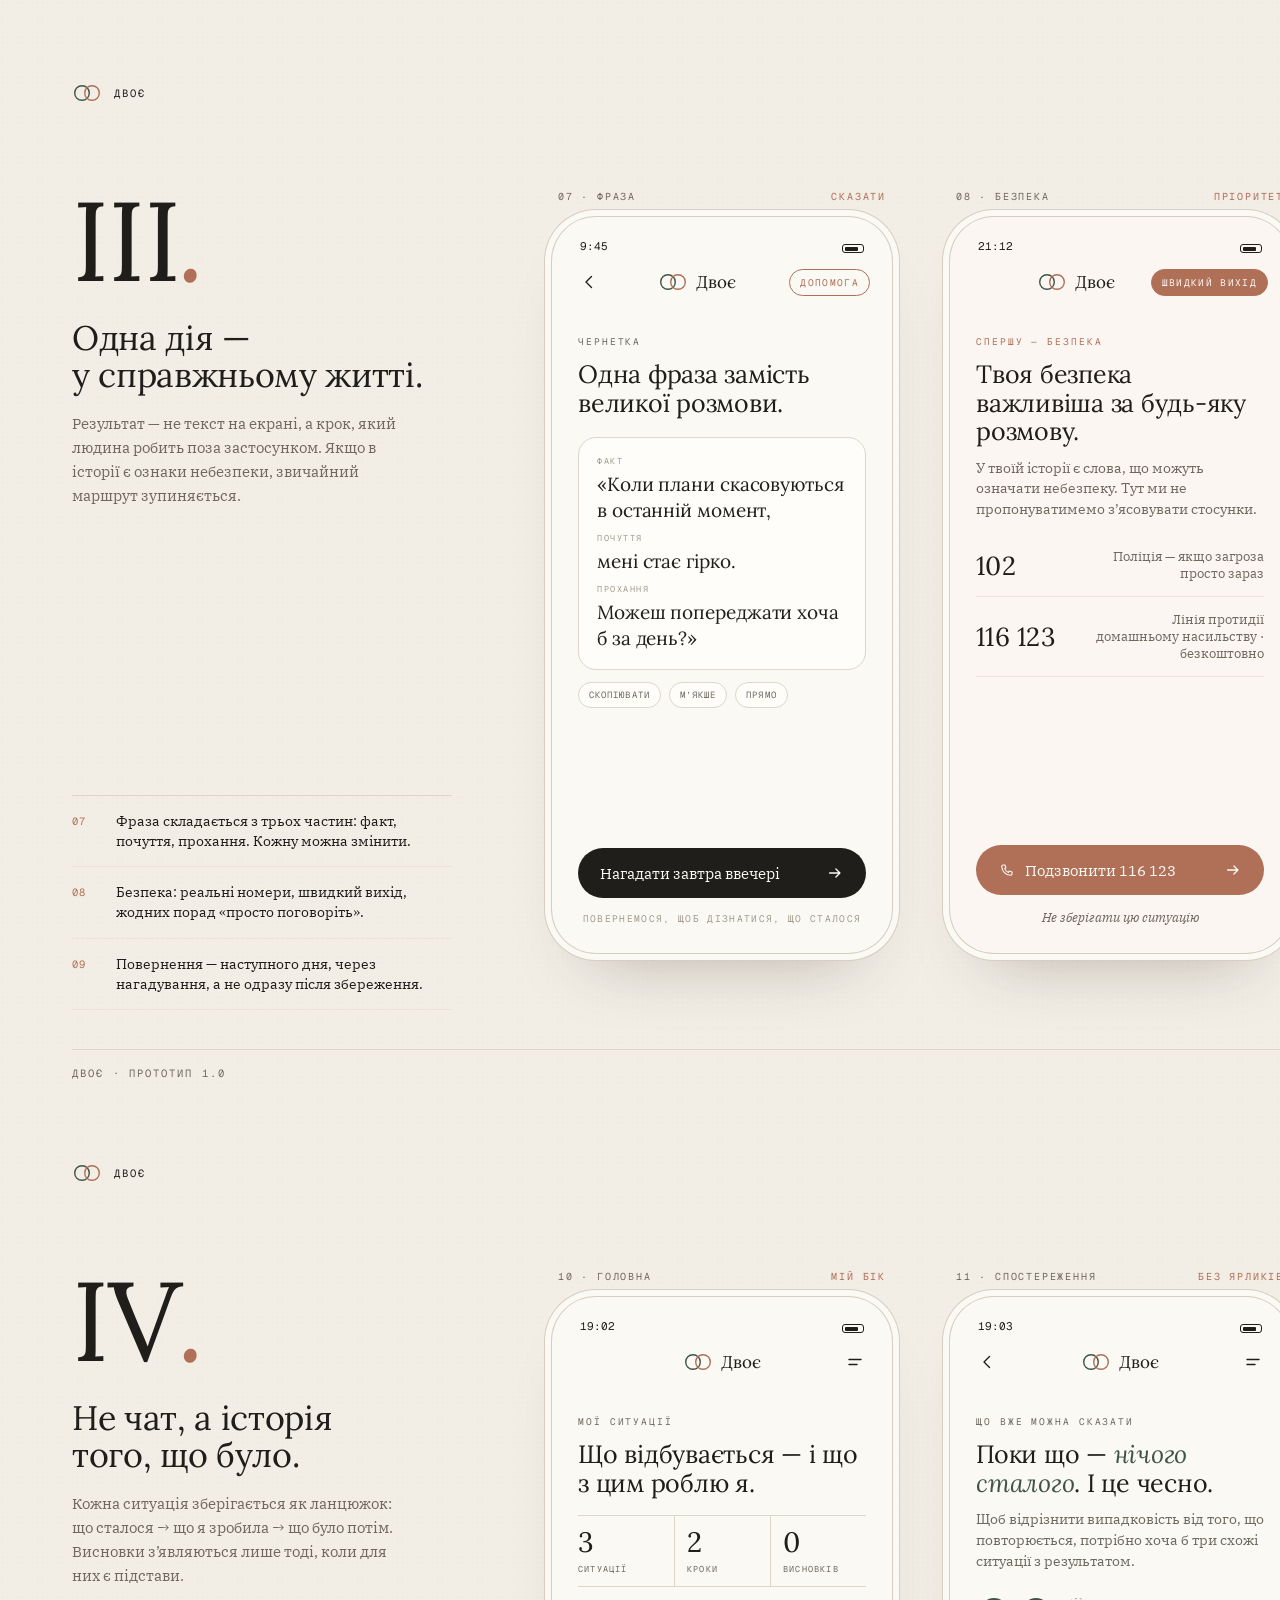
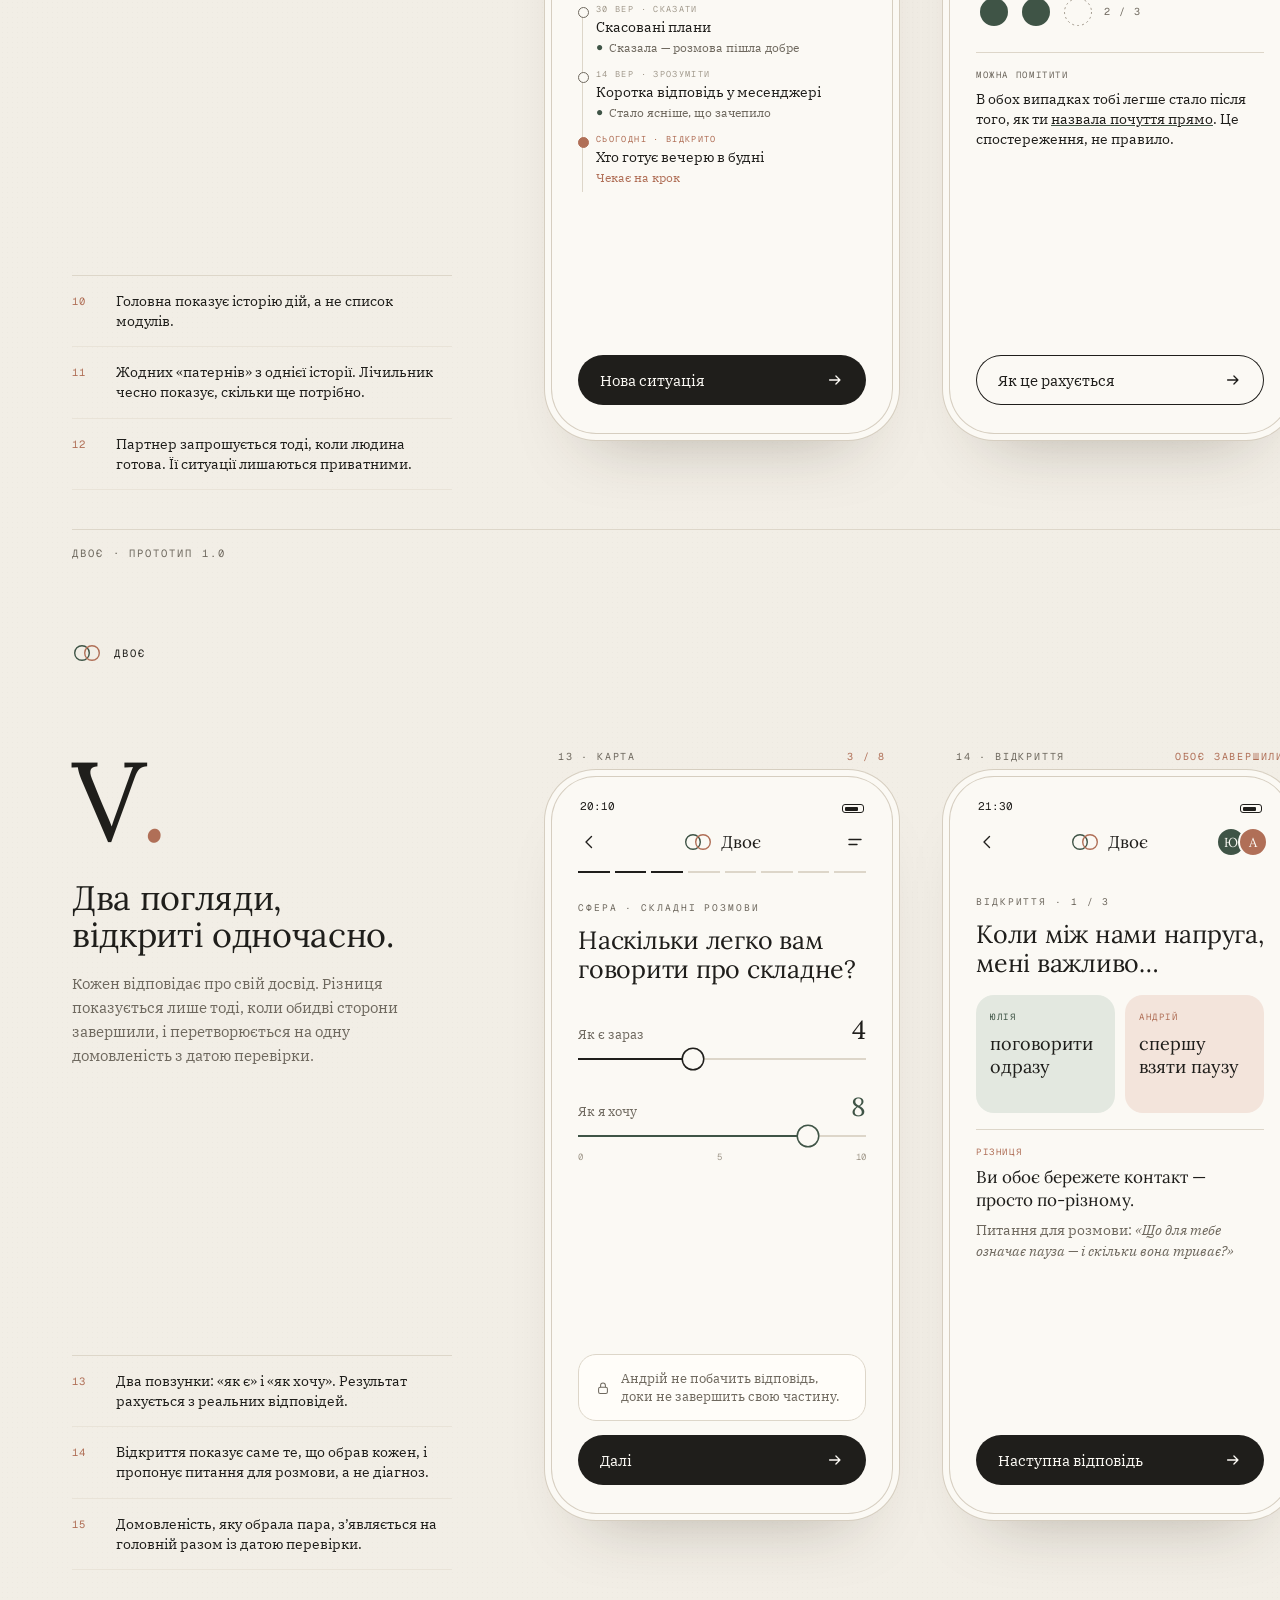
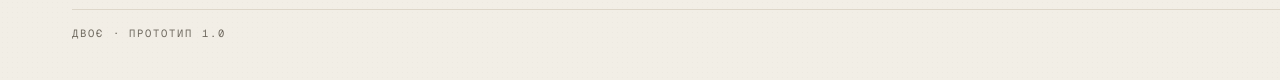
<file: design/plates.html>
<!doctype html>
<html lang="uk">
<head>
<meta charset="utf-8">
<title>Двоє — Прототип</title>
<style>
@font-face{font-family:"Lora";src:url("fonts/Lora-Regular.ttf");font-weight:400}
@font-face{font-family:"Lora";src:url("fonts/Lora-Italic.ttf");font-style:italic;font-weight:400}
@font-face{font-family:"Lora";src:url("fonts/Lora-Bold.ttf");font-weight:700}
@font-face{font-family:"Plex";src:url("fonts/IBMPlexSerif-Regular.ttf");font-weight:400}
@font-face{font-family:"Plex";src:url("fonts/IBMPlexSerif-Italic.ttf");font-style:italic}
@font-face{font-family:"Plex";src:url("fonts/IBMPlexSerif-Bold.ttf");font-weight:700}
@font-face{font-family:"Geist";src:url("fonts/GeistMono-Regular.ttf")}

:root{
  --paper:#F2EEE6; --sheet:#FBF9F4; --ink:#1F1E1B; --graphite:#6F695F; --faint:#A39B8E;
  --rule:#DDD6C9; --rule2:#E9E3D8;
  --moss:#3F5446; --mossSoft:#E3E8E0; --clay:#B06F57; --claySoft:#F3E4DB;
}
*{box-sizing:border-box;margin:0;padding:0}
@page{size:1800px 1080px;margin:0}
html,body{background:var(--paper)}
body{font-family:"Plex",serif;color:var(--ink);-webkit-font-smoothing:antialiased}

.page{width:1800px;height:1080px;position:relative;overflow:hidden;page-break-after:always;background:var(--paper)}
.page:last-child{page-break-after:auto}
.grain{position:absolute;inset:0;pointer-events:none;opacity:.5;
  background-image:radial-gradient(rgba(60,50,35,.05) .6px,transparent .7px);background-size:5px 5px}

/* frame */
.head,.foot{position:absolute;left:72px;right:72px;display:flex;justify-content:space-between;align-items:center;
  font-family:"Geist";font-size:10.5px;letter-spacing:.2em;text-transform:uppercase;color:var(--graphite)}
.head{top:44px}
.foot{bottom:40px;border-top:1px solid var(--rule);padding-top:16px}
.head .mark{display:flex;align-items:center;gap:12px;color:var(--ink)}

/* rail */
.rail{position:absolute;left:72px;top:150px;width:380px;bottom:110px;display:flex;flex-direction:column}
.plateNo{font-family:"Lora";font-size:112px;line-height:.9;color:var(--ink);letter-spacing:-.02em}
.plateNo i{font-style:italic;color:var(--clay)}
.plateTitle{font-family:"Lora";font-size:34px;line-height:1.1;margin-top:28px;letter-spacing:-.01em}
.plateLead{font-size:15px;line-height:1.6;color:var(--graphite);margin-top:18px;max-width:340px}
.notes{margin-top:auto;border-top:1px solid var(--rule)}
.note{display:grid;grid-template-columns:44px 1fr;padding:15px 0;border-bottom:1px solid var(--rule2)}
.note span{font-family:"Geist";font-size:10.5px;letter-spacing:.14em;color:var(--clay);padding-top:3px}
.note p{font-size:13.5px;line-height:1.5;color:var(--ink)}
.note p em{color:var(--graphite);font-style:italic}

/* phones */
.row{position:absolute;left:552px;top:150px;display:flex;gap:58px}
.slot{width:340px}
.tag{display:flex;justify-content:space-between;font-family:"Geist";font-size:10px;letter-spacing:.18em;
  text-transform:uppercase;color:var(--graphite);margin-bottom:14px;padding:0 6px}
.tag b{font-weight:400;color:var(--clay)}
.phone{width:340px;height:736px;border-radius:44px;background:var(--sheet);position:relative;overflow:hidden;
  box-shadow:0 0 0 1px #D6CEC0,0 0 0 7px #FBF9F4,0 0 0 8px #D6CEC0,0 40px 70px -40px rgba(50,38,22,.35)}
.status{height:40px;display:flex;justify-content:space-between;align-items:flex-end;padding:0 28px 4px;
  font-family:"Geist";font-size:11px;color:var(--ink)}
.status i{display:inline-block;width:22px;height:9px;border:1px solid var(--ink);border-radius:3px;position:relative}
.status i:after{content:"";position:absolute;left:1.5px;top:1.5px;bottom:1.5px;width:13px;background:var(--ink);border-radius:1px}
.bar{height:50px;display:flex;align-items:center;justify-content:space-between;padding:0 22px}
.logo{display:flex;align-items:center;gap:8px;font-family:"Lora";font-size:17px}
.ic{width:30px;height:30px;display:grid;place-items:center;color:var(--ink)}
.ic.ghost{opacity:0}
.quick{font-family:"Geist";font-size:9.5px;letter-spacing:.14em;text-transform:uppercase;border:1px solid var(--clay);
  color:var(--clay);border-radius:99px;padding:6px 10px}
.steps{display:flex;gap:5px;padding:4px 26px 0}
.steps i{flex:1;height:2px;background:var(--rule)}
.steps i.on{background:var(--ink)}
.body{position:absolute;top:96px;left:0;right:0;bottom:0;padding:22px 26px 28px;display:flex;flex-direction:column}
.eb{font-family:"Geist";font-size:9.5px;letter-spacing:.2em;text-transform:uppercase;color:var(--graphite)}
.eb.clay{color:var(--clay)}
.t1{font-family:"Lora";font-size:31px;line-height:1.08;letter-spacing:-.015em;margin-top:14px}
.t2{font-family:"Lora";font-size:25px;line-height:1.14;letter-spacing:-.01em;margin-top:12px}
.t1 em,.t2 em{font-style:italic;color:var(--moss)}
.p{font-size:13.5px;line-height:1.55;color:var(--graphite);margin-top:12px}
.grow{flex:1}
.btn{height:50px;border-radius:99px;background:var(--ink);color:var(--sheet);display:flex;align-items:center;
  justify-content:space-between;padding:0 22px;font-size:14.5px}
.btn.ghost{background:transparent;color:var(--ink);box-shadow:inset 0 0 0 1px var(--ink)}
.btn.clay{background:var(--clay)}
.btn + .btn{margin-top:10px}
.link{text-align:center;font-size:12.5px;color:var(--graphite);margin-top:14px;font-style:italic}
.fine{font-family:"Geist";font-size:9.5px;letter-spacing:.14em;text-transform:uppercase;color:var(--faint);text-align:center;margin-top:14px}

.card{border:1px solid var(--rule);border-radius:18px;padding:15px 16px;background:#FFFDF9}
.lab{font-family:"Geist";font-size:9px;letter-spacing:.18em;text-transform:uppercase;color:var(--graphite)}
.opt{display:flex;align-items:center;gap:12px;border:1px solid var(--rule);border-radius:16px;padding:13px 14px;
  font-size:14px;line-height:1.3;background:#FFFDF9}
.opt + .opt{margin-top:8px}
.opt .dot{width:18px;height:18px;border-radius:50%;border:1px solid var(--faint);flex:none;display:grid;place-items:center}
.opt.sel{border-color:var(--ink);box-shadow:inset 0 0 0 .5px var(--ink)}
.opt.sel .dot{background:var(--ink);border-color:var(--ink)}
.opt small{display:block;font-size:11.5px;color:var(--graphite);margin-top:2px}
.seg{display:flex;border:1px solid var(--rule);border-radius:99px;padding:3px;margin-top:10px;background:#FFFDF9}
.seg span{flex:1;text-align:center;font-size:12.5px;padding:8px 0;border-radius:99px;color:var(--graphite)}
.seg span.on{background:var(--ink);color:var(--sheet)}

.hl-f{background:linear-gradient(transparent 62%,var(--mossSoft) 62%);border-bottom:1.5px solid var(--moss)}
.hl-r{background:linear-gradient(transparent 62%,var(--claySoft) 62%);border-bottom:1.5px solid var(--clay)}
.hl-e{border-bottom:1.5px dotted var(--ink)}
.legend{display:flex;gap:14px;margin-top:12px;font-family:"Geist";font-size:8.5px;letter-spacing:.16em;text-transform:uppercase;color:var(--graphite)}
.legend i{display:inline-block;width:14px;height:0;vertical-align:middle;margin-right:6px}
.chip{display:inline-flex;align-items:center;gap:6px;font-family:"Geist";font-size:9px;letter-spacing:.12em;text-transform:uppercase;
  border:1px solid var(--rule);border-radius:99px;padding:6px 10px;color:var(--graphite);background:#FFFDF9}
.chip.ok{color:var(--moss);border-color:#BCC8BC}
.rule{height:1px;background:var(--rule);margin:16px 0}
.kv{display:grid;grid-template-columns:1fr;gap:4px}
.kv + .kv{margin-top:14px}
.kv p{font-size:13.5px;line-height:1.5}
.quote{font-family:"Lora";font-size:19px;line-height:1.38;letter-spacing:-.005em}
.quote .s{display:block;font-family:"Geist";font-size:8.5px;letter-spacing:.18em;color:var(--faint);margin:10px 0 3px}
.quote .s:first-child{margin-top:0}
.hot{display:flex;justify-content:space-between;align-items:center;padding:14px 0;border-bottom:1px solid var(--rule2)}
.hot b{font-family:"Lora";font-weight:400;font-size:26px;letter-spacing:.01em}
.hot span{font-size:12.5px;color:var(--graphite);text-align:right;max-width:176px;line-height:1.35}
.stats{display:grid;grid-template-columns:repeat(3,1fr);border-top:1px solid var(--rule);border-bottom:1px solid var(--rule);margin-top:18px}
.stats div{padding:12px 0 10px}
.stats div + div{border-left:1px solid var(--rule);padding-left:12px}
.stats b{font-family:"Lora";font-weight:400;font-size:28px;display:block;line-height:1}
.stats span{font-family:"Geist";font-size:8.5px;letter-spacing:.14em;text-transform:uppercase;color:var(--graphite)}
.tl{position:relative;margin-top:16px;padding-left:18px}
.tl:before{content:"";position:absolute;left:4px;top:6px;bottom:6px;width:1px;background:var(--rule)}
.tli{position:relative;padding-bottom:13px}
.tli:before{content:"";position:absolute;left:-18px;top:4px;width:9px;height:9px;border-radius:50%;background:var(--sheet);border:1px solid var(--graphite)}
.tli.open:before{border-color:var(--clay);background:var(--clay)}
.tli .d{font-family:"Geist";font-size:8.5px;letter-spacing:.16em;text-transform:uppercase;color:var(--faint)}
.tli .h{font-size:13.5px;margin-top:3px;line-height:1.35}
.tli .r{font-size:12px;color:var(--graphite);margin-top:3px;display:flex;gap:6px;align-items:center}
.tli .r i{font-style:normal;color:var(--moss)}
.slider{margin-top:16px}
.slider .top{display:flex;justify-content:space-between;align-items:baseline}
.slider .top span{font-size:13px;color:var(--graphite)}
.slider .top b{font-family:"Lora";font-weight:400;font-size:26px}
.track{position:relative;height:2px;background:var(--rule);margin-top:12px}
.track i{position:absolute;left:0;top:0;bottom:0}
.track em{position:absolute;top:50%;width:20px;height:20px;border-radius:50%;transform:translate(-50%,-50%);background:var(--sheet)}
.ticks{display:flex;justify-content:space-between;margin-top:14px;font-family:"Geist";font-size:9px;color:var(--faint)}
.pair{display:grid;grid-template-columns:1fr 1fr;gap:10px;margin-top:18px}
.side{border-radius:18px;padding:16px 14px;min-height:118px}
.side .lab{margin-bottom:10px}
.side p{font-family:"Lora";font-size:18px;line-height:1.25}
.side.a{background:var(--mossSoft)} .side.a .lab{color:var(--moss)}
.side.b{background:var(--claySoft)} .side.b .lab{color:var(--clay)}
.av{display:flex}
.av i{width:30px;height:30px;border-radius:50%;display:grid;place-items:center;font-family:"Lora";font-style:normal;font-size:13px;border:2px solid var(--sheet)}
.av i + i{margin-left:-8px}
.av .m{background:var(--moss);color:var(--sheet)} .av .c{background:var(--clay);color:var(--sheet)}
.code{font-family:"Lora";font-size:34px;letter-spacing:.14em;margin-top:6px}
.toggle{width:36px;height:21px;border-radius:99px;background:var(--moss);position:relative;flex:none}
.toggle:after{content:"";position:absolute;right:3px;top:3px;width:15px;height:15px;border-radius:50%;background:var(--sheet)}
.caret{display:inline-block;width:1.5px;height:17px;background:var(--clay);vertical-align:-3px;margin-left:1px}
.notif{border-radius:18px;background:rgba(31,30,27,.05);padding:12px 14px;display:flex;gap:12px;align-items:flex-start}
.notif .lg{width:30px;height:30px;border-radius:9px;background:var(--ink);display:grid;place-items:center;flex:none}
.notif b{font-size:12.5px;display:block}
.notif p{font-size:12px;color:var(--graphite);line-height:1.4;margin-top:2px}

/* cover */
.cover .title{position:absolute;left:72px;top:330px;font-family:"Lora";font-size:210px;line-height:.9;letter-spacing:-.035em}
.cover .sub{position:absolute;left:80px;top:560px;font-family:"Lora";font-style:italic;font-size:30px;color:var(--graphite);max-width:560px;line-height:1.3}
.cover .idx{position:absolute;left:72px;right:72px;bottom:110px;display:grid;grid-template-columns:repeat(5,1fr);border-top:1px solid var(--ink)}
.cover .idx div{padding:16px 20px 0 0}
.cover .idx span{font-family:"Geist";font-size:10.5px;letter-spacing:.2em;color:var(--clay)}
.cover .idx b{display:block;font-family:"Lora";font-weight:400;font-size:24px;margin-top:8px}
.cover .idx p{font-size:13px;color:var(--graphite);margin-top:6px;line-height:1.45;max-width:230px}
.cover svg.rings{position:absolute;right:40px;top:60px}
</style>
</head>
<body>

<!-- reusable bits -->
<svg width="0" height="0" style="position:absolute">
  <defs>
    <symbol id="logo" viewBox="0 0 30 18"><circle cx="10" cy="9" r="7.3" fill="none" stroke="#3F5446" stroke-width="1.4"/><circle cx="20" cy="9" r="7.3" fill="none" stroke="#B06F57" stroke-width="1.4"/></symbol>
    <symbol id="back" viewBox="0 0 20 20"><path d="M12.5 4.5 7 10l5.5 5.5" fill="none" stroke="#1F1E1B" stroke-width="1.4" stroke-linecap="round" stroke-linejoin="round"/></symbol>
    <symbol id="menu" viewBox="0 0 20 20"><path d="M4 7.5h12M4 12.5h8" stroke="#1F1E1B" stroke-width="1.4" stroke-linecap="round"/></symbol>
    <symbol id="arrow" viewBox="0 0 20 20"><path d="M4 10h11.5M11 5.5 15.5 10 11 14.5" fill="none" stroke="currentColor" stroke-width="1.4" stroke-linecap="round" stroke-linejoin="round"/></symbol>
    <symbol id="check" viewBox="0 0 20 20"><path d="m5 10.5 3.2 3L15 6.5" fill="none" stroke="#FBF9F4" stroke-width="1.8" stroke-linecap="round" stroke-linejoin="round"/></symbol>
    <symbol id="lock" viewBox="0 0 20 20"><rect x="4.5" y="9" width="11" height="8" rx="2" fill="none" stroke="currentColor" stroke-width="1.3"/><path d="M7 9V6.8a3 3 0 0 1 6 0V9" fill="none" stroke="currentColor" stroke-width="1.3"/></symbol>
    <symbol id="phoneI" viewBox="0 0 20 20"><path d="M6.2 3.5h2l1.2 3.2-1.6 1.1a8.5 8.5 0 0 0 4.4 4.4l1.1-1.6 3.2 1.2v2a1.8 1.8 0 0 1-1.9 1.8C8.9 15.3 4.7 11.1 4.4 5.4a1.8 1.8 0 0 1 1.8-1.9z" fill="none" stroke="currentColor" stroke-width="1.3" stroke-linejoin="round"/></symbol>
  </defs>
</svg>

<!-- ═════════════ COVER ═════════════ -->
<section class="page cover">
  <div class="grain"></div>
  <div class="head"><span class="mark"><svg width="30" height="18"><use href="#logo"/></svg>Двоє</span><span>Прототип продукту · версія 1.0 · вересень 2026</span></div>

  <svg class="rings" width="980" height="820" viewBox="0 0 980 820">
    <defs>
      <clipPath id="lensClip"><circle cx="400" cy="410" r="300"/></clipPath>
    </defs>
    <g fill="none" stroke-width=".8">
      <g stroke="#3F5446" opacity=".9">
        <circle cx="400" cy="410" r="300"/><circle cx="400" cy="410" r="276" opacity=".75"/><circle cx="400" cy="410" r="252" opacity=".6"/>
        <circle cx="400" cy="410" r="228" opacity=".48"/><circle cx="400" cy="410" r="204" opacity=".38"/><circle cx="400" cy="410" r="180" opacity=".3"/>
        <circle cx="400" cy="410" r="156" opacity=".23"/><circle cx="400" cy="410" r="132" opacity=".17"/><circle cx="400" cy="410" r="108" opacity=".12"/>
      </g>
      <g stroke="#B06F57" opacity=".9">
        <circle cx="620" cy="410" r="300"/><circle cx="620" cy="410" r="276" opacity=".75"/><circle cx="620" cy="410" r="252" opacity=".6"/>
        <circle cx="620" cy="410" r="228" opacity=".48"/><circle cx="620" cy="410" r="204" opacity=".38"/><circle cx="620" cy="410" r="180" opacity=".3"/>
        <circle cx="620" cy="410" r="156" opacity=".23"/><circle cx="620" cy="410" r="132" opacity=".17"/><circle cx="620" cy="410" r="108" opacity=".12"/>
      </g>
    </g>
    <circle cx="620" cy="410" r="300" fill="#1F1E1B" opacity=".045" clip-path="url(#lensClip)"/>
    <line x1="510" y1="120" x2="510" y2="700" stroke="#1F1E1B" stroke-width=".6" stroke-dasharray="2 5"/>
    <g font-family="Geist" font-size="10" letter-spacing="2" fill="#6F695F">
      <text x="400" y="738" text-anchor="middle">ТИ</text>
      <text x="620" y="738" text-anchor="middle">ПАРТНЕР</text>
      <text x="510" y="100" text-anchor="middle" fill="#1F1E1B">МІЖ ВАМИ</text>
    </g>
    <circle cx="400" cy="410" r="2.5" fill="#3F5446"/><circle cx="620" cy="410" r="2.5" fill="#B06F57"/>
  </svg>

  <div class="title">Двоє</div>
  <div class="sub">Одна ситуація — два погляди.<br>Спокійний спосіб побачити, що між вами губиться.</div>

  <div class="idx">
    <div><span>I</span><b>Вхід</b><p>Починаємо з того, що сталося, а не з анкети.</p></div>
    <div><span>II</span><b>Розбір</b><p>Факт, реакція й почуття — з тексту самої людини.</p></div>
    <div><span>III</span><b>Крок</b><p>Одна дія в житті. Безпека завжди має пріоритет.</p></div>
    <div><span>IV</span><b>Пам’ять</b><p>Ситуація → дія → що сталося потім.</p></div>
    <div><span>V</span><b>Разом</b><p>Два окремі погляди, відкриті одночасно.</p></div>
  </div>
  <div class="foot"><span>Психологія стосунків · Solo і пара</span><span>Таблиця 0 / V</span></div>
</section>

<!-- ═════════════ I · ВХІД ═════════════ -->
<section class="page">
  <div class="grain"></div>
  <div class="head"><span class="mark"><svg width="30" height="18"><use href="#logo"/></svg>Двоє</span><span>I — Вхід</span></div>
  <div class="rail">
    <div class="plateNo">I<i>.</i></div>
    <div class="plateTitle">Спершу — те,<br>що сталося.</div>
    <p class="plateLead">Людина приходить із конкретним вечором, а не з бажанням заповнити тест. Перший екран дає одну дію; стан перевіряється до будь-яких порад.</p>
    <div class="notes">
      <div class="note"><span>01</span><p>Одна головна дія на старті. Пара — другорядний шлях, не бар’єр.</p></div>
      <div class="note"><span>02</span><p>Вільний текст іде першим. Категорію визначає Двоє, а не користувач.</p></div>
      <div class="note"><span>03</span><p>Стан перевіряється до маршруту. Допомога доступна з кожного екрана.</p></div>
    </div>
  </div>
  <div class="row">
    <!-- 01 landing -->
    <div class="slot"><div class="tag"><span>01 · Головна</span><b>Solo</b></div>
      <div class="phone">
        <div class="status"><span>9:41</span><i></i></div>
        <div class="bar"><span class="ic ghost"></span><span class="logo"><svg width="30" height="18"><use href="#logo"/></svg>Двоє</span><span class="ic"><svg width="20" height="20"><use href="#menu"/></svg></span></div>
        <div class="body">
          <div class="eb">Психологія стосунків</div>
          <div class="t1">Що сталося між вами — розберемо <em>спокійно</em>.</div>
          <p class="p">Почни з однієї ситуації. Без тестів і ярликів — лише наступний ясний крок.</p>
          <svg viewBox="0 0 288 150" width="288" height="150" style="margin-top:22px">
            <g fill="none" stroke-width=".8">
              <circle cx="116" cy="75" r="62" stroke="#3F5446"/><circle cx="116" cy="75" r="48" stroke="#3F5446" opacity=".45"/><circle cx="116" cy="75" r="34" stroke="#3F5446" opacity=".22"/>
              <circle cx="172" cy="75" r="62" stroke="#B06F57"/><circle cx="172" cy="75" r="48" stroke="#B06F57" opacity=".45"/><circle cx="172" cy="75" r="34" stroke="#B06F57" opacity=".22"/>
            </g>
            <line x1="144" y1="8" x2="144" y2="142" stroke="#1F1E1B" stroke-width=".6" stroke-dasharray="2 4"/>
          </svg>
          <div class="grow"></div>
          <div class="btn">Розібрати ситуацію<svg width="18" height="18"><use href="#arrow"/></svg></div>
          <div class="btn ghost">Пройти разом із партнером<svg width="18" height="18"><use href="#arrow"/></svg></div>
          <div class="fine">Приватно · 3 хвилини · без реєстрації</div>
        </div>
      </div>
    </div>
    <!-- 02 free text -->
    <div class="slot"><div class="tag"><span>02 · Ситуація</span><b>Крок 1 / 4</b></div>
      <div class="phone">
        <div class="status"><span>9:42</span><i></i></div>
        <div class="bar"><span class="ic"><svg width="20" height="20"><use href="#back"/></svg></span><span class="logo"><svg width="30" height="18"><use href="#logo"/></svg>Двоє</span><span class="quick">Допомога</span></div>
        <div class="steps"><i class="on"></i><i></i><i></i><i></i></div>
        <div class="body" style="top:102px">
          <div class="eb">Своїми словами</div>
          <div class="t2">Розкажи, що сталося.</div>
          <p class="p">Не треба писати гарно. Двох-трьох речень достатньо.</p>
          <div class="card" style="margin-top:18px;min-height:176px">
            <p style="font-family:Lora;font-size:17px;line-height:1.5">Учора він утретє за місяць скасував наші плани в останній момент. Я сказала, що все нормально, але весь вечір було гірко.<span class="caret"></span></p>
          </div>
          <div style="display:flex;gap:6px;flex-wrap:wrap;margin-top:14px">
            <span class="chip ok">✓ Подія</span><span class="chip ok">✓ Твоя реакція</span><span class="chip ok">✓ Почуття</span><span class="chip">○ Чого хочеш</span>
          </div>
          <div class="grow"></div>
          <div class="btn">Далі<svg width="18" height="18"><use href="#arrow"/></svg></div>
          <div class="fine"><svg width="11" height="11" style="vertical-align:-1px;color:#A39B8E"><use href="#lock"/></svg> Бачиш лише ти</div>
        </div>
      </div>
    </div>
    <!-- 03 state -->
    <div class="slot"><div class="tag"><span>03 · Стан</span><b>Крок 2 / 4</b></div>
      <div class="phone">
        <div class="status"><span>9:43</span><i></i></div>
        <div class="bar"><span class="ic"><svg width="20" height="20"><use href="#back"/></svg></span><span class="logo"><svg width="30" height="18"><use href="#logo"/></svg>Двоє</span><span class="quick">Допомога</span></div>
        <div class="steps"><i class="on"></i><i class="on"></i><i></i><i></i></div>
        <div class="body" style="top:102px">
          <div class="eb">Перш ніж радити</div>
          <div class="t2">Як ти зараз?</div>
          <p class="p">Від цього залежить, чи варто щось робити сьогодні.</p>
          <div style="margin-top:20px">
            <div class="opt"><span class="dot"></span><div>Можу спокійно думати<small>Готова / готовий до наступного кроку</small></div></div>
            <div class="opt sel"><span class="dot"><svg width="12" height="12"><use href="#check"/></svg></span><div>Сильно зачіпає<small>Думати можу, але емоції високо</small></div></div>
            <div class="opt"><span class="dot"></span><div>Мене накриває<small>Хочеться діяти негайно</small></div></div>
          </div>
          <div class="grow"></div>
          <div class="card" style="background:var(--claySoft);border-color:#E8CFC2;display:flex;gap:10px;align-items:center;margin-bottom:14px">
            <svg width="18" height="18" style="color:#B06F57;flex:none"><use href="#phoneI"/></svg>
            <p style="font-size:12.5px;line-height:1.4">Якщо тобі зараз небезпечно — <u>отримати допомогу</u></p>
          </div>
          <div class="btn">Далі<svg width="18" height="18"><use href="#arrow"/></svg></div>
        </div>
      </div>
    </div>
  </div>
  <div class="foot"><span>Двоє · Прототип 1.0</span><span>Таблиця I / V</span></div>
</section>

<!-- ═════════════ II · РОЗБІР ═════════════ -->
<section class="page">
  <div class="grain"></div>
  <div class="head"><span class="mark"><svg width="30" height="18"><use href="#logo"/></svg>Двоє</span><span>II — Розбір</span></div>
  <div class="rail">
    <div class="plateNo">II<i>.</i></div>
    <div class="plateTitle">Прочитати —<br>не домислити.</div>
    <p class="plateLead">Двоє розкладає саме той текст, який написала людина: що сталося, як вона відреагувала, що відчула. Про мотиви партнера — жодних припущень.</p>
    <div class="notes">
      <div class="note"><span>04</span><p>Розбір підсвічує слова з тексту користувача, а не показує шаблонні варіанти.</p></div>
      <div class="note"><span>05</span><p>Уточнення з’являються лише тоді, коли від них справді залежить маршрут.</p></div>
      <div class="note"><span>06</span><p>Маршрут пояснює, <em>чому</em> саме цей крок, і чесно каже, чого ми не знаємо.</p></div>
    </div>
  </div>
  <div class="row">
    <!-- 04 parse -->
    <div class="slot"><div class="tag"><span>04 · Прочитання</span><b>Крок 3 / 4</b></div>
      <div class="phone">
        <div class="status"><span>9:43</span><i></i></div>
        <div class="bar"><span class="ic"><svg width="20" height="20"><use href="#back"/></svg></span><span class="logo"><svg width="30" height="18"><use href="#logo"/></svg>Двоє</span><span class="quick">Допомога</span></div>
        <div class="steps"><i class="on"></i><i class="on"></i><i class="on"></i><i></i></div>
        <div class="body" style="top:102px">
          <div class="eb">Перевір, чи так</div>
          <div class="t2">Ось що Двоє почуло в історії.</div>
          <div class="card" style="margin-top:18px">
            <p style="font-family:Lora;font-size:16.5px;line-height:1.72">Учора він <span class="hl-f">утретє за місяць скасував наші плани</span> в останній момент. Я <span class="hl-r">сказала, що все нормально</span>, але весь вечір <span class="hl-e">було гірко</span>.</p>
          </div>
          <div class="legend"><span><i style="border-top:1.5px solid #3F5446"></i>Факт</span><span><i style="border-top:1.5px solid #B06F57"></i>Реакція</span><span><i style="border-top:1.5px dotted #1F1E1B"></i>Почуття</span></div>
          <div class="rule"></div>
          <div class="lab">Схоже, в центрі</div>
          <p style="font-family:Lora;font-size:19px;line-height:1.3;margin-top:8px">Несказане «мені <em style="color:var(--clay)">не</em> нормально».</p>
          <div class="grow"></div>
          <div class="btn">Так, це воно<svg width="18" height="18"><use href="#arrow"/></svg></div>
          <div class="link">Ні, центр в іншому</div>
        </div>
      </div>
    </div>
    <!-- 05 clarify -->
    <div class="slot"><div class="tag"><span>05 · Уточнення</span><b>Крок 4 / 4</b></div>
      <div class="phone">
        <div class="status"><span>9:44</span><i></i></div>
        <div class="bar"><span class="ic"><svg width="20" height="20"><use href="#back"/></svg></span><span class="logo"><svg width="30" height="18"><use href="#logo"/></svg>Двоє</span><span class="quick">Допомога</span></div>
        <div class="steps"><i class="on"></i><i class="on"></i><i class="on"></i><i class="on"></i></div>
        <div class="body" style="top:102px">
          <div class="eb">Два короткі питання</div>
          <div class="t2">Від цього залежить, що допоможе.</div>
          <div style="margin-top:24px">
            <div class="lab">Такі скасування вже були?</div>
            <div class="seg"><span>Вперше</span><span class="on">2–3 рази</span><span>Часто</span></div>
          </div>
          <div style="margin-top:22px">
            <div class="lab">Ви вже говорили саме про це?</div>
            <div class="seg"><span class="on">Ще ні</span><span>Раз</span><span>Кілька</span></div>
          </div>
          <div class="grow"></div>
          <div class="card" style="background:var(--mossSoft);border-color:#CAD3C7;margin-bottom:14px">
            <p style="font-size:12.5px;line-height:1.5;color:var(--moss)">Якщо про це ще не говорили — потрібні слова. Якщо говорили багато разів — вже не слова, а зміни.</p>
          </div>
          <div class="btn">Показати крок<svg width="18" height="18"><use href="#arrow"/></svg></div>
        </div>
      </div>
    </div>
    <!-- 06 route -->
    <div class="slot"><div class="tag"><span>06 · Маршрут</span><b>Сказати</b></div>
      <div class="phone">
        <div class="status"><span>9:44</span><i></i></div>
        <div class="bar"><span class="ic"><svg width="20" height="20"><use href="#back"/></svg></span><span class="logo"><svg width="30" height="18"><use href="#logo"/></svg>Двоє</span><span class="quick">Допомога</span></div>
        <div class="body">
          <div class="eb">Що зараз допоможе</div>
          <div class="t1">Сказати одну <em>ясну</em> річ.</div>
          <div class="kv" style="margin-top:22px"><div class="lab">Чому</div><p>Ти знаєш, що тебе зачепило, і про це ще не говорили. Бар’єр не в розумінні — а в тому, щоб сказати вголос.</p></div>
          <div class="kv"><div class="lab">Чого ми не знаємо</div><p style="color:var(--graphite)">Чому він скасовує плани. Одна історія — не висновок про нього чи про вас.</p></div>
          <div class="grow"></div>
          <div class="btn">Скласти фразу<svg width="18" height="18"><use href="#arrow"/></svg></div>
          <div class="link">Не схоже на мою ситуацію</div>
        </div>
      </div>
    </div>
  </div>
  <div class="foot"><span>Двоє · Прототип 1.0</span><span>Таблиця II / V</span></div>
</section>

<!-- ═════════════ III · КРОК ═════════════ -->
<section class="page">
  <div class="grain"></div>
  <div class="head"><span class="mark"><svg width="30" height="18"><use href="#logo"/></svg>Двоє</span><span>III — Крок</span></div>
  <div class="rail">
    <div class="plateNo">III<i>.</i></div>
    <div class="plateTitle">Одна дія —<br>у справжньому житті.</div>
    <p class="plateLead">Результат — не текст на екрані, а крок, який людина робить поза застосунком. Якщо в історії є ознаки небезпеки, звичайний маршрут зупиняється.</p>
    <div class="notes">
      <div class="note"><span>07</span><p>Фраза складається з трьох частин: факт, почуття, прохання. Кожну можна змінити.</p></div>
      <div class="note"><span>08</span><p>Безпека: реальні номери, швидкий вихід, жодних порад «просто поговоріть».</p></div>
      <div class="note"><span>09</span><p>Повернення — наступного дня, через нагадування, а не одразу після збереження.</p></div>
    </div>
  </div>
  <div class="row">
    <!-- 07 phrase -->
    <div class="slot"><div class="tag"><span>07 · Фраза</span><b>Сказати</b></div>
      <div class="phone">
        <div class="status"><span>9:45</span><i></i></div>
        <div class="bar"><span class="ic"><svg width="20" height="20"><use href="#back"/></svg></span><span class="logo"><svg width="30" height="18"><use href="#logo"/></svg>Двоє</span><span class="quick">Допомога</span></div>
        <div class="body">
          <div class="eb">Чернетка</div>
          <div class="t2">Одна фраза замість великої розмови.</div>
          <div class="card" style="margin-top:20px;padding:18px 18px">
            <p class="quote"><span class="s">ФАКТ</span>«Коли плани скасовуються в останній момент,<span class="s">ПОЧУТТЯ</span>мені стає гірко.<span class="s">ПРОХАННЯ</span>Можеш попереджати хоча б за день?»</p>
          </div>
          <div style="display:flex;gap:8px;margin-top:12px">
            <span class="chip">Скопіювати</span><span class="chip">М’якше</span><span class="chip">Прямо</span>
          </div>
          <div class="grow"></div>
          <div class="btn">Нагадати завтра ввечері<svg width="18" height="18"><use href="#arrow"/></svg></div>
          <div class="fine">Повернемося, щоб дізнатися, що сталося</div>
        </div>
      </div>
    </div>
    <!-- 08 safety -->
    <div class="slot"><div class="tag"><span>08 · Безпека</span><b>Пріоритет</b></div>
      <div class="phone" style="background:#FBF6F2">
        <div class="status"><span>21:12</span><i></i></div>
        <div class="bar"><span class="ic ghost"></span><span class="logo"><svg width="30" height="18"><use href="#logo"/></svg>Двоє</span><span class="quick" style="background:var(--clay);color:#FBF9F4">Швидкий вихід</span></div>
        <div class="body">
          <div class="eb clay">Спершу — безпека</div>
          <div class="t2">Твоя безпека важливіша за будь-яку розмову.</div>
          <p class="p">У твоїй історії є слова, що можуть означати небезпеку. Тут ми не пропонуватимемо з’ясовувати стосунки.</p>
          <div style="margin-top:14px">
            <div class="hot"><b>102</b><span>Поліція — якщо загроза просто зараз</span></div>
            <div class="hot"><b>116 123</b><span>Лінія протидії домашньому насильству · безкоштовно</span></div>
          </div>
          <div class="grow"></div>
          <div class="btn clay"><span style="display:flex;gap:10px;align-items:center"><svg width="17" height="17"><use href="#phoneI"/></svg>Подзвонити 116 123</span><svg width="18" height="18"><use href="#arrow"/></svg></div>
          <div class="link">Не зберігати цю ситуацію</div>
        </div>
      </div>
    </div>
    <!-- 09 follow-up -->
    <div class="slot"><div class="tag"><span>09 · Наступного дня</span><b>Результат</b></div>
      <div class="phone">
        <div class="status"><span>19:00</span><i></i></div>
        <div class="bar"><span class="ic"><svg width="20" height="20"><use href="#back"/></svg></span><span class="logo"><svg width="30" height="18"><use href="#logo"/></svg>Двоє</span><span class="ic"><svg width="20" height="20"><use href="#menu"/></svg></span></div>
        <div class="body">
          <div class="notif"><span class="lg"><svg width="20" height="12" viewBox="0 0 30 18"><circle cx="10" cy="9" r="7" fill="none" stroke="#FBF9F4" stroke-width="1.6"/><circle cx="20" cy="9" r="7" fill="none" stroke="#FBF9F4" stroke-width="1.6" opacity=".6"/></svg></span><div><b>Двоє · вчора</b><p>Ти хотіла сказати про скасовані плани.</p></div></div>
          <div class="t2" style="margin-top:18px">Вдалося сказати?</div>
          <div style="margin-top:16px">
            <div class="opt sel"><span class="dot"><svg width="12" height="12"><use href="#check"/></svg></span><div>Так, і розмова пішла добре</div></div>
            <div class="opt"><span class="dot"></span><div>Так, але почалася суперечка</div></div>
            <div class="opt"><span class="dot"></span><div>Ще ні</div></div>
            <div class="opt"><span class="dot"></span><div>Вже не актуально</div></div>
          </div>
          <div class="grow"></div>
          <div class="btn">Зберегти<svg width="18" height="18"><use href="#arrow"/></svg></div>
        </div>
      </div>
    </div>
  </div>
  <div class="foot"><span>Двоє · Прототип 1.0</span><span>Таблиця III / V</span></div>
</section>

<!-- ═════════════ IV · ПАМ'ЯТЬ ═════════════ -->
<section class="page">
  <div class="grain"></div>
  <div class="head"><span class="mark"><svg width="30" height="18"><use href="#logo"/></svg>Двоє</span><span>IV — Пам’ять</span></div>
  <div class="rail">
    <div class="plateNo">IV<i>.</i></div>
    <div class="plateTitle">Не чат, а історія<br>того, що було.</div>
    <p class="plateLead">Кожна ситуація зберігається як ланцюжок: що сталося → що я зробила → що було потім. Висновки з’являються лише тоді, коли для них є підстави.</p>
    <div class="notes">
      <div class="note"><span>10</span><p>Головна показує історію дій, а не список модулів.</p></div>
      <div class="note"><span>11</span><p>Жодних «патернів» з однієї історії. Лічильник чесно показує, скільки ще потрібно.</p></div>
      <div class="note"><span>12</span><p>Партнер запрошується тоді, коли людина готова. Її ситуації лишаються приватними.</p></div>
    </div>
  </div>
  <div class="row">
    <!-- 10 home -->
    <div class="slot"><div class="tag"><span>10 · Головна</span><b>Мій бік</b></div>
      <div class="phone">
        <div class="status"><span>19:02</span><i></i></div>
        <div class="bar"><span class="ic ghost"></span><span class="logo"><svg width="30" height="18"><use href="#logo"/></svg>Двоє</span><span class="ic"><svg width="20" height="20"><use href="#menu"/></svg></span></div>
        <div class="body">
          <div class="eb">Мої ситуації</div>
          <div class="t2">Що відбувається — і що з цим роблю я.</div>
          <div class="stats"><div><b>3</b><span>Ситуації</span></div><div><b>2</b><span>Кроки</span></div><div><b>0</b><span>Висновків</span></div></div>
          <div class="tl">
            <div class="tli"><div class="d">30 вер · сказати</div><div class="h">Скасовані плани</div><div class="r"><i>●</i>Сказала — розмова пішла добре</div></div>
            <div class="tli"><div class="d">14 вер · зрозуміти</div><div class="h">Коротка відповідь у месенджері</div><div class="r"><i>●</i>Стало ясніше, що зачепило</div></div>
            <div class="tli open"><div class="d" style="color:var(--clay)">Сьогодні · відкрито</div><div class="h">Хто готує вечерю в будні</div><div class="r" style="color:var(--clay)">Чекає на крок</div></div>
          </div>
          <div class="grow"></div>
          <div class="btn">Нова ситуація<svg width="18" height="18"><use href="#arrow"/></svg></div>
        </div>
      </div>
    </div>
    <!-- 11 honest insight -->
    <div class="slot"><div class="tag"><span>11 · Спостереження</span><b>Без ярликів</b></div>
      <div class="phone">
        <div class="status"><span>19:03</span><i></i></div>
        <div class="bar"><span class="ic"><svg width="20" height="20"><use href="#back"/></svg></span><span class="logo"><svg width="30" height="18"><use href="#logo"/></svg>Двоє</span><span class="ic"><svg width="20" height="20"><use href="#menu"/></svg></span></div>
        <div class="body">
          <div class="eb">Що вже можна сказати</div>
          <div class="t2">Поки що — <em>нічого сталого</em>. І це чесно.</div>
          <p class="p">Щоб відрізнити випадковість від того, що повторюється, потрібно хоча б три схожі ситуації з результатом.</p>
          <div style="display:flex;gap:8px;margin-top:22px;align-items:center">
            <svg width="120" height="36" viewBox="0 0 120 36"><circle cx="18" cy="18" r="14" fill="#3F5446"/><circle cx="60" cy="18" r="14" fill="#3F5446"/><circle cx="102" cy="18" r="13.5" fill="none" stroke="#A39B8E" stroke-dasharray="2 3"/></svg>
            <span style="font-family:Geist;font-size:10px;letter-spacing:.14em;color:var(--graphite)">2 / 3</span>
          </div>
          <div class="rule" style="margin:22px 0 16px"></div>
          <div class="lab">Можна помітити</div>
          <p style="font-size:13.5px;line-height:1.5;margin-top:8px">В обох випадках тобі легше стало після того, як ти <u style="text-decoration-color:var(--moss)">назвала почуття прямо</u>. Це спостереження, не правило.</p>
          <div class="grow"></div>
          <div class="btn ghost">Як це рахується<svg width="18" height="18"><use href="#arrow"/></svg></div>
        </div>
      </div>
    </div>
    <!-- 12 invite -->
    <div class="slot"><div class="tag"><span>12 · Запрошення</span><b>Пара</b></div>
      <div class="phone">
        <div class="status"><span>19:05</span><i></i></div>
        <div class="bar"><span class="ic"><svg width="20" height="20"><use href="#back"/></svg></span><span class="logo"><svg width="30" height="18"><use href="#logo"/></svg>Двоє</span><span class="ic"><svg width="20" height="20"><use href="#menu"/></svg></span></div>
        <div class="body">
          <div class="eb">Другий погляд</div>
          <div class="t2">Запроси партнера — коли будеш готова.</div>
          <p class="p">Ви відповідаєте окремо. Ніхто не бачить відповідей іншого, доки обоє не завершать.</p>
          <div class="card" style="margin-top:18px;text-align:center;padding:18px">
            <div class="lab">Код пари</div>
            <div class="code">ДВ·24K7</div>
          </div>
          <div class="card" style="margin-top:10px;display:flex;align-items:center;gap:12px">
            <p style="font-size:12.5px;line-height:1.45;flex:1">Мої ситуації та записи лишаються приватними</p><span class="toggle"></span>
          </div>
          <div class="grow"></div>
          <div class="btn">Надіслати запрошення<svg width="18" height="18"><use href="#arrow"/></svg></div>
        </div>
      </div>
    </div>
  </div>
  <div class="foot"><span>Двоє · Прототип 1.0</span><span>Таблиця IV / V</span></div>
</section>

<!-- ═════════════ V · РАЗОМ ═════════════ -->
<section class="page">
  <div class="grain"></div>
  <div class="head"><span class="mark"><svg width="30" height="18"><use href="#logo"/></svg>Двоє</span><span>V — Разом</span></div>
  <div class="rail">
    <div class="plateNo">V<i>.</i></div>
    <div class="plateTitle">Два погляди,<br>відкриті одночасно.</div>
    <p class="plateLead">Кожен відповідає про свій досвід. Різниця показується лише тоді, коли обидві сторони завершили, і перетворюється на одну домовленість з датою перевірки.</p>
    <div class="notes">
      <div class="note"><span>13</span><p>Два повзунки: «як є» і «як хочу». Результат рахується з реальних відповідей.</p></div>
      <div class="note"><span>14</span><p>Відкриття показує саме те, що обрав кожен, і пропонує питання для розмови, а не діагноз.</p></div>
      <div class="note"><span>15</span><p>Домовленість, яку обрала пара, з’являється на головній разом із датою перевірки.</p></div>
    </div>
  </div>
  <div class="row">
    <!-- 13 map -->
    <div class="slot"><div class="tag"><span>13 · Карта</span><b>3 / 8</b></div>
      <div class="phone">
        <div class="status"><span>20:10</span><i></i></div>
        <div class="bar"><span class="ic"><svg width="20" height="20"><use href="#back"/></svg></span><span class="logo"><svg width="30" height="18"><use href="#logo"/></svg>Двоє</span><span class="ic"><svg width="20" height="20"><use href="#menu"/></svg></span></div>
        <div class="steps"><i class="on"></i><i class="on"></i><i class="on"></i><i></i><i></i><i></i><i></i><i></i></div>
        <div class="body" style="top:102px">
          <div class="eb">Сфера · Складні розмови</div>
          <div class="t2">Наскільки легко вам говорити про складне?</div>
          <div class="slider" style="margin-top:30px">
            <div class="top"><span>Як є зараз</span><b>4</b></div>
            <div class="track"><i style="width:40%;background:var(--ink)"></i><em style="left:40%;box-shadow:0 0 0 1.5px var(--ink)"></em></div>
          </div>
          <div class="slider" style="margin-top:30px">
            <div class="top"><span>Як я хочу</span><b style="color:var(--moss)">8</b></div>
            <div class="track"><i style="width:80%;background:var(--moss)"></i><em style="left:80%;box-shadow:0 0 0 1.5px var(--moss)"></em></div>
          </div>
          <div class="ticks"><span>0</span><span>5</span><span>10</span></div>
          <div class="grow"></div>
          <div class="card" style="display:flex;gap:10px;align-items:center;margin-bottom:14px">
            <svg width="16" height="16" style="color:#6F695F;flex:none"><use href="#lock"/></svg>
            <p style="font-size:12.5px;line-height:1.4;color:var(--graphite)">Андрій не побачить відповідь, доки не завершить свою частину.</p>
          </div>
          <div class="btn">Далі<svg width="18" height="18"><use href="#arrow"/></svg></div>
        </div>
      </div>
    </div>
    <!-- 14 reveal -->
    <div class="slot"><div class="tag"><span>14 · Відкриття</span><b>Обоє завершили</b></div>
      <div class="phone">
        <div class="status"><span>21:30</span><i></i></div>
        <div class="bar"><span class="ic"><svg width="20" height="20"><use href="#back"/></svg></span><span class="logo"><svg width="30" height="18"><use href="#logo"/></svg>Двоє</span><span class="av"><i class="m">Ю</i><i class="c">А</i></span></div>
        <div class="body">
          <div class="eb">Відкриття · 1 / 3</div>
          <div class="t2">Коли між нами напруга, мені важливо…</div>
          <div class="pair">
            <div class="side a"><div class="lab">Юлія</div><p>поговорити одразу</p></div>
            <div class="side b"><div class="lab">Андрій</div><p>спершу взяти паузу</p></div>
          </div>
          <div class="rule"></div>
          <div class="lab" style="color:var(--clay)">Різниця</div>
          <p style="font-family:Lora;font-size:17px;line-height:1.35;margin-top:8px">Ви обоє бережете контакт — просто по-різному.</p>
          <p class="p" style="margin-top:8px">Питання для розмови: <i>«Що для тебе означає пауза — і скільки вона триває?»</i></p>
          <div class="grow"></div>
          <div class="btn">Наступна відповідь<svg width="18" height="18"><use href="#arrow"/></svg></div>
        </div>
      </div>
    </div>
    <!-- 15 agreement -->
    <div class="slot"><div class="tag"><span>15 · Домовленість</span><b>12 днів</b></div>
      <div class="phone">
        <div class="status"><span>22:05</span><i></i></div>
        <div class="bar"><span class="ic ghost"></span><span class="logo"><svg width="30" height="18"><use href="#logo"/></svg>Двоє</span><span class="av"><i class="m">Ю</i><i class="c">А</i></span></div>
        <div class="body">
          <div class="eb">Наш простір</div>
          <div class="t2">Юлія &amp; Андрій</div>
          <div class="card" style="margin-top:18px;background:var(--ink);border-color:var(--ink);color:var(--sheet);padding:18px">
            <div class="lab" style="color:#BDB6A9">Активна домовленість</div>
            <p style="font-family:Lora;font-size:20px;line-height:1.3;margin-top:10px">Пауза до 40 хвилин — потім повертаємося до теми.</p>
            <div style="display:flex;justify-content:space-between;align-items:flex-end;margin-top:18px">
              <div><div style="font-family:Lora;font-size:30px;line-height:1">12</div><div class="lab" style="color:#BDB6A9;margin-top:4px">днів до перевірки</div></div>
              <div style="font-family:Geist;font-size:9.5px;letter-spacing:.14em;color:#BDB6A9">12 ЖОВТ.</div>
            </div>
          </div>
          <div class="lab" style="margin-top:22px">Карта нас · 3 точки</div>
          <div class="tl" style="margin-top:12px">
            <div class="tli open"><div class="h">Темп розмови</div><div class="r">Одразу / після паузи</div></div>
            <div class="tli"><div class="h">Близькість</div><div class="r">Відчуваєте дистанцію по-різному</div></div>
            <div class="tli" style="padding-bottom:0"><div class="h">Підтримка</div><div class="r">Різні сигнали турботи</div></div>
          </div>
          <div class="grow"></div>
          <div class="btn ghost">Відкрити карту<svg width="18" height="18"><use href="#arrow"/></svg></div>
        </div>
      </div>
    </div>
  </div>
  <div class="foot"><span>Двоє · Прототип 1.0</span><span>Таблиця V / V</span></div>
</section>

</body>
</html>
</file>
